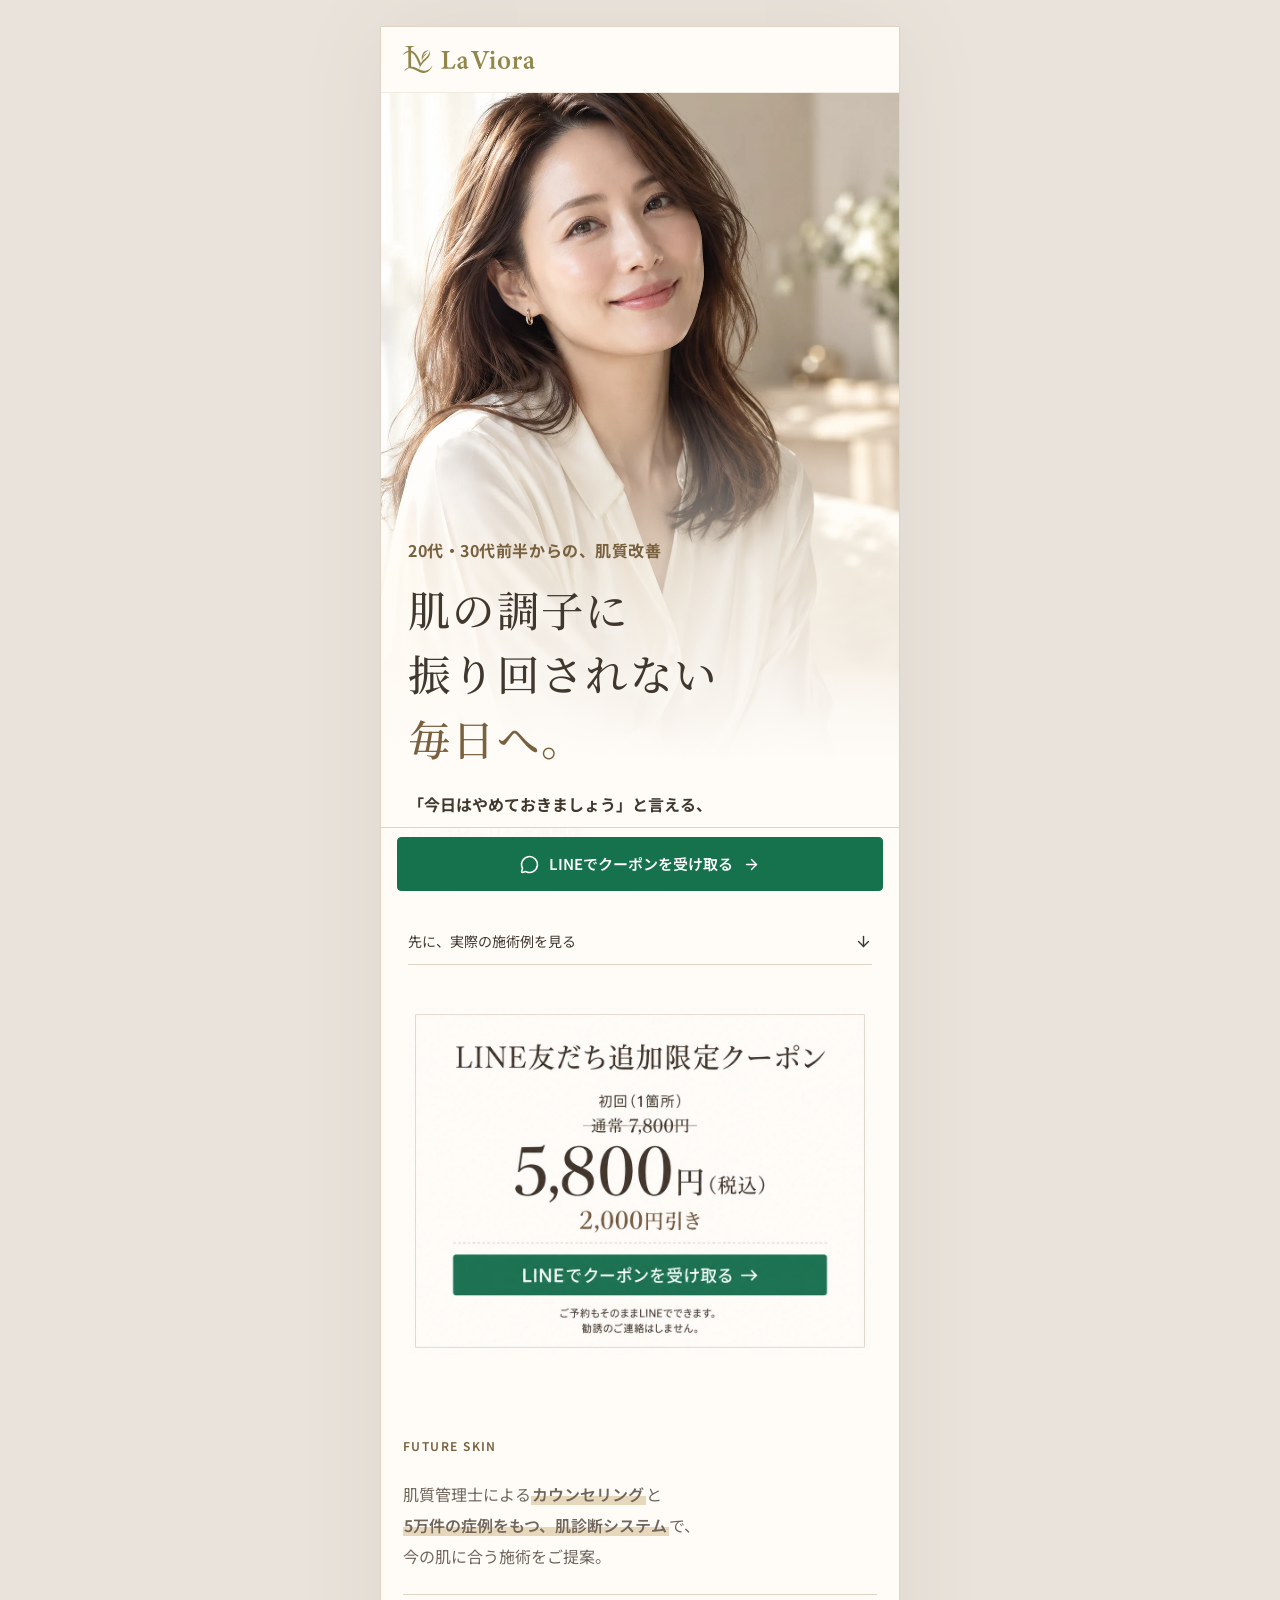
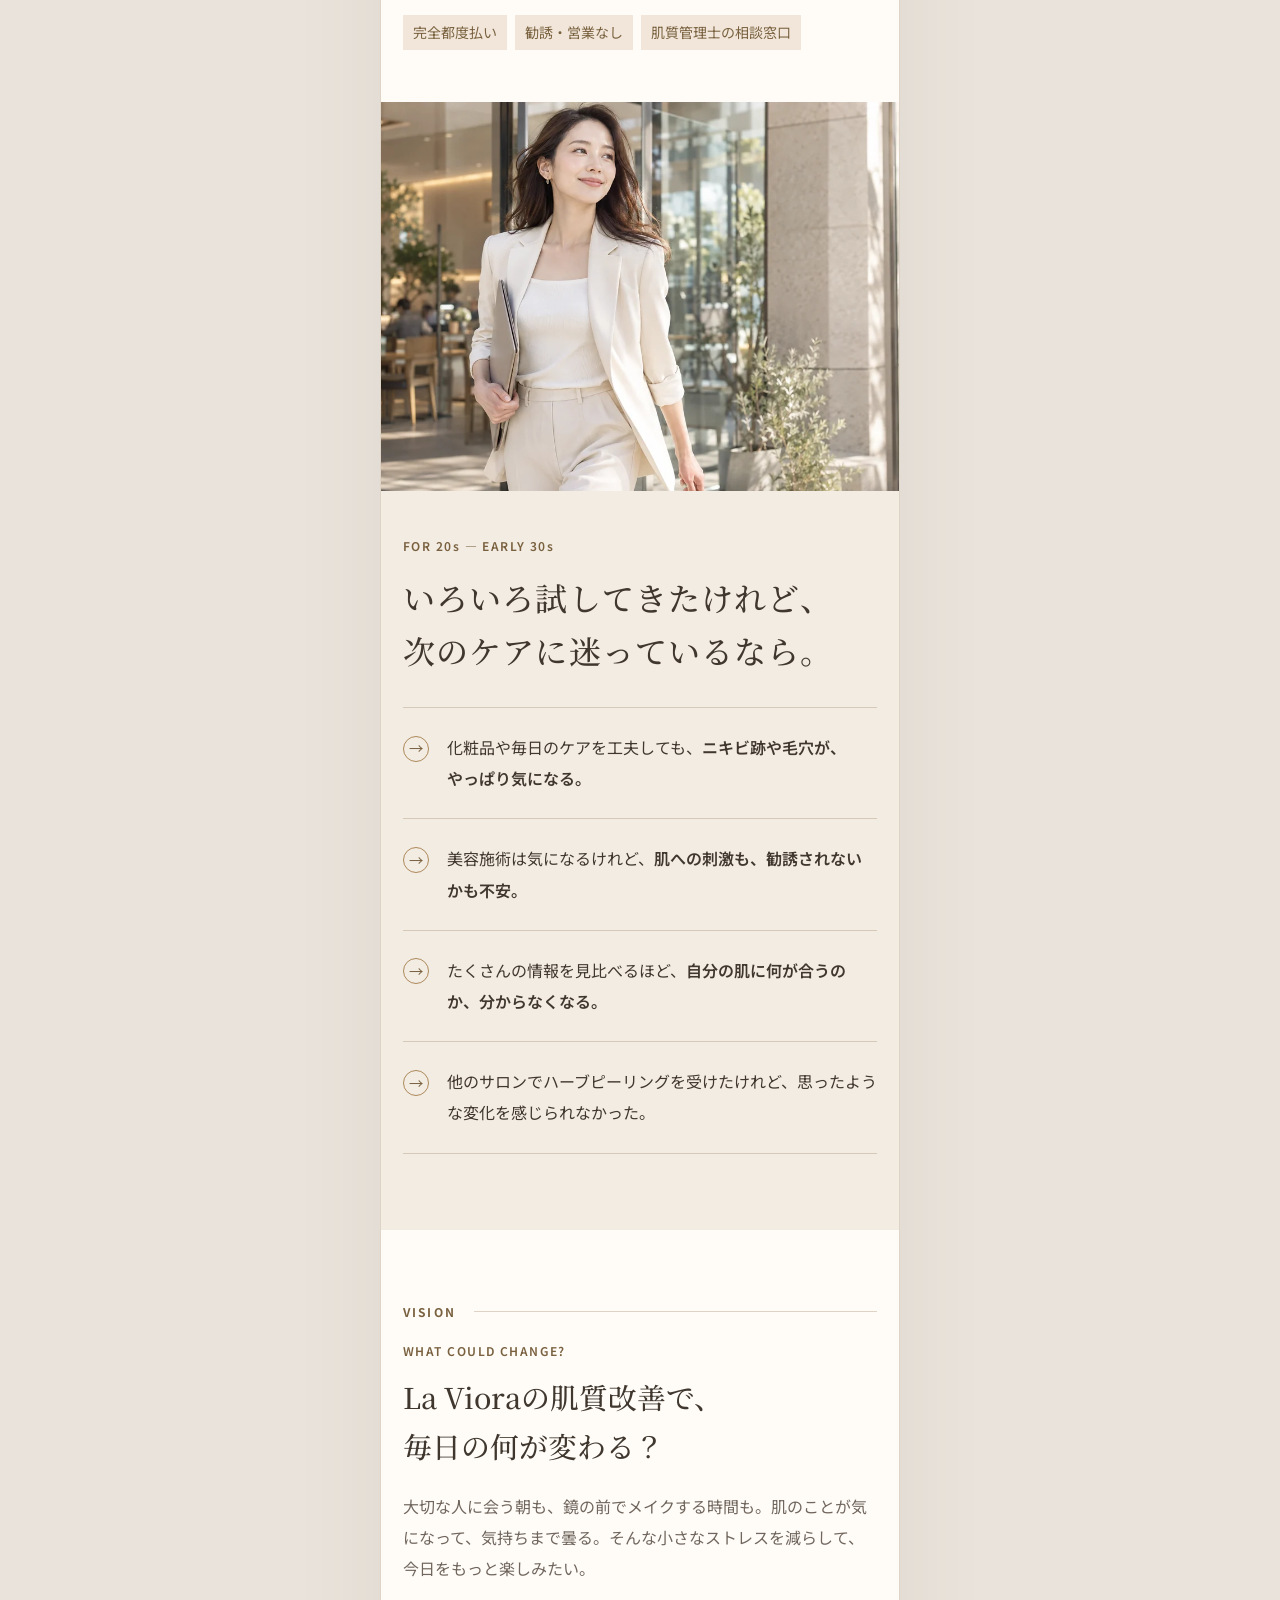
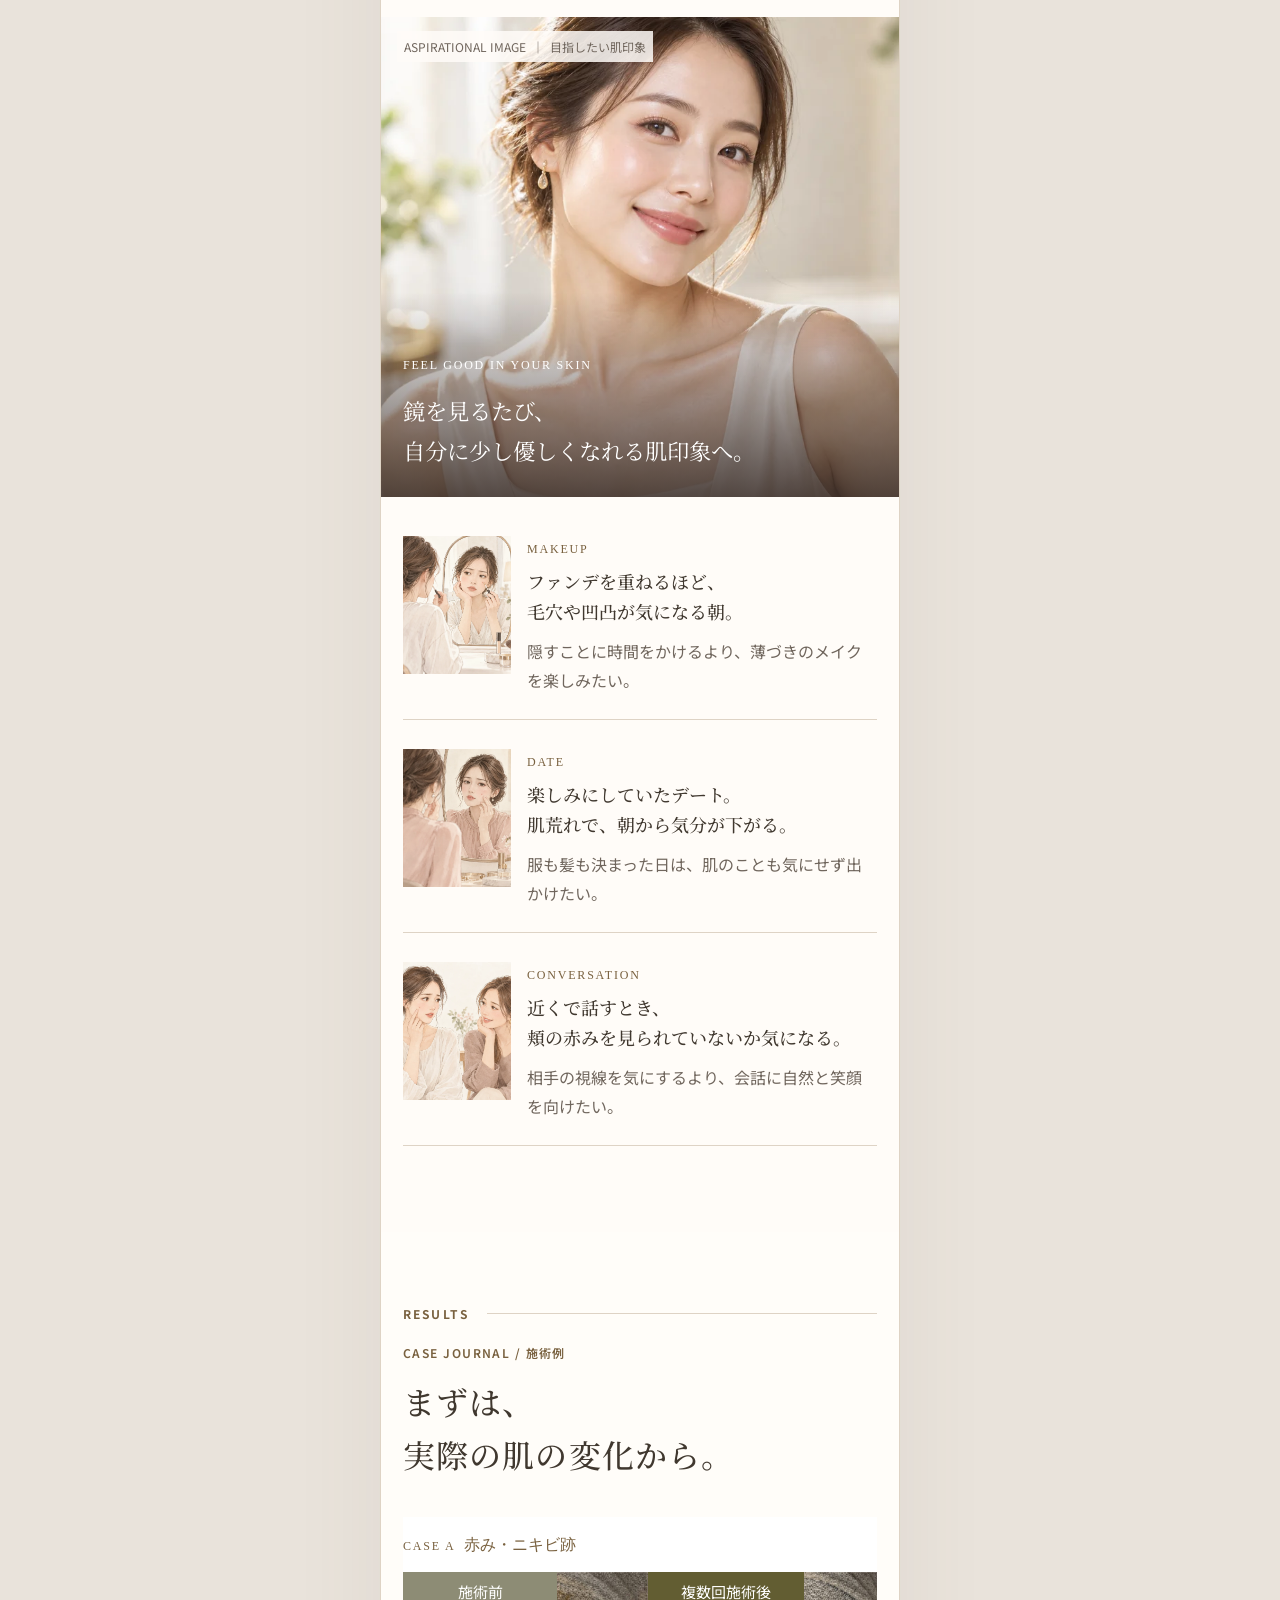
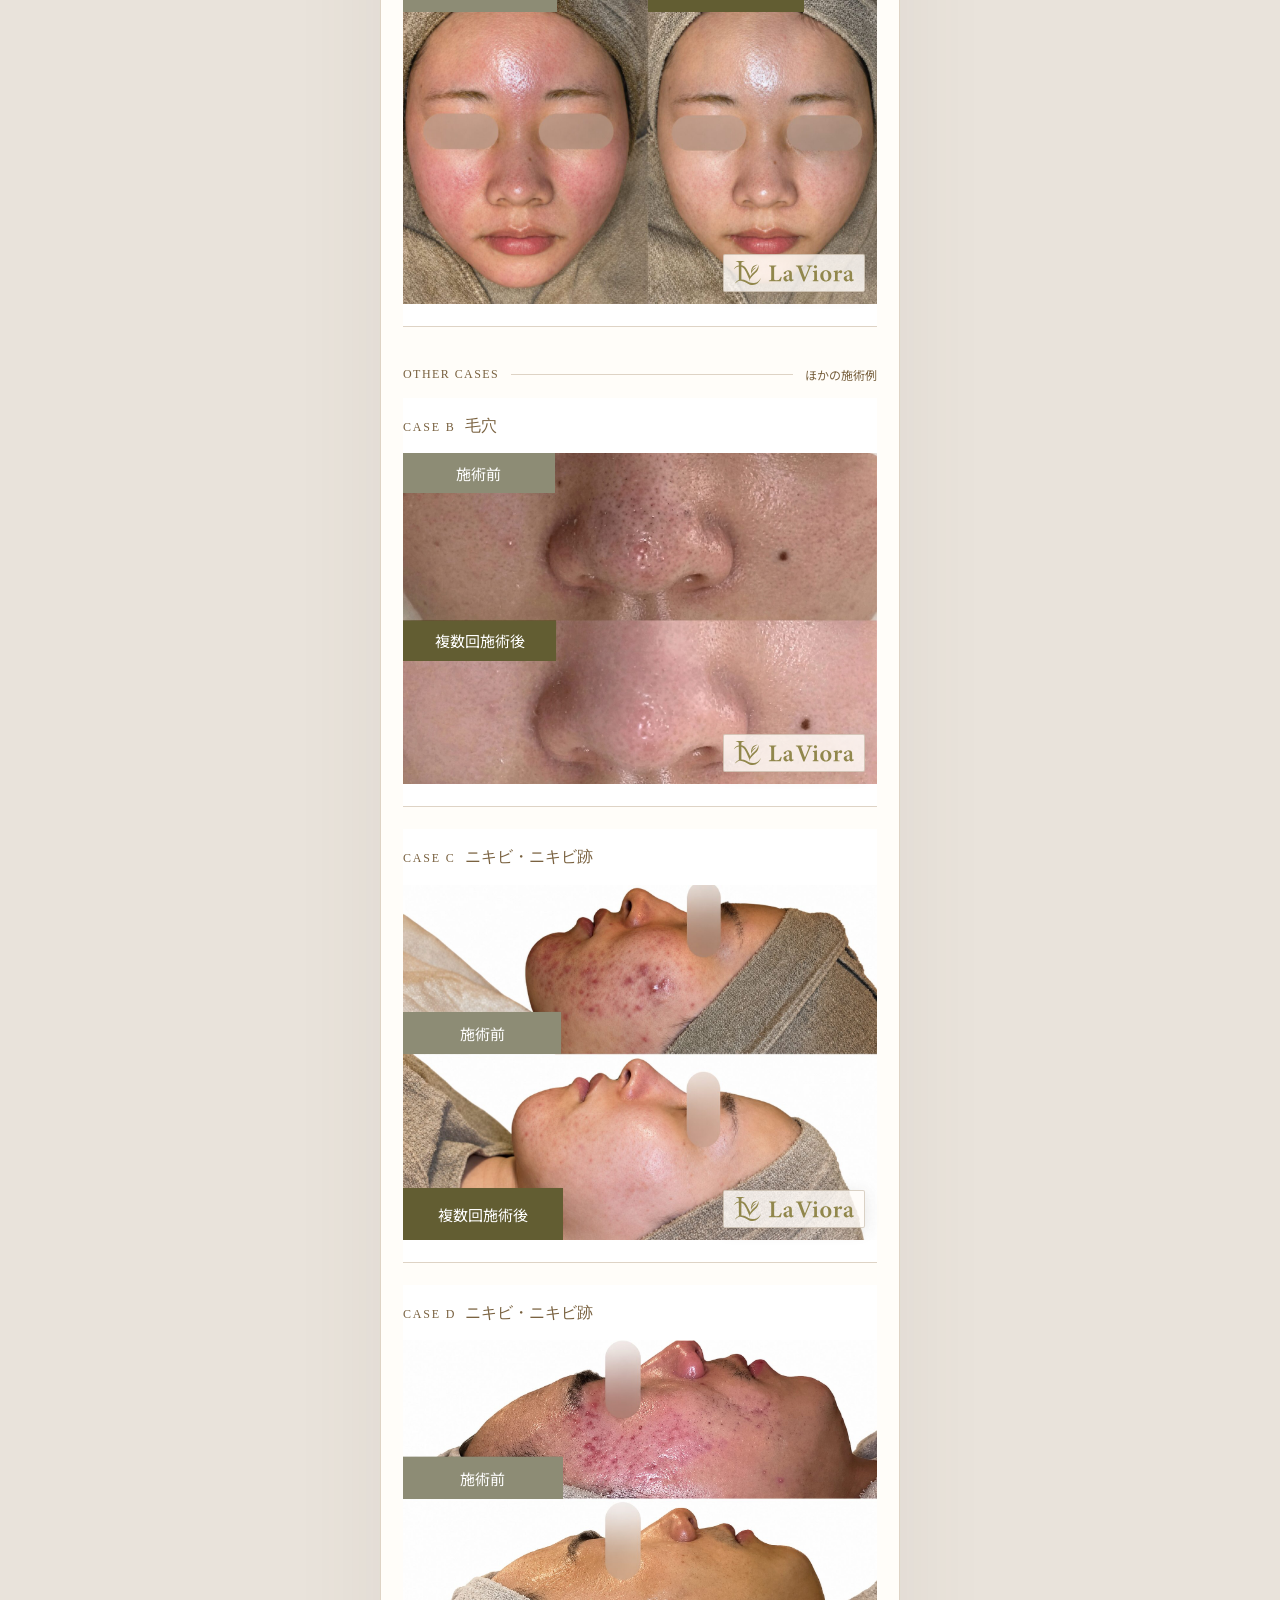
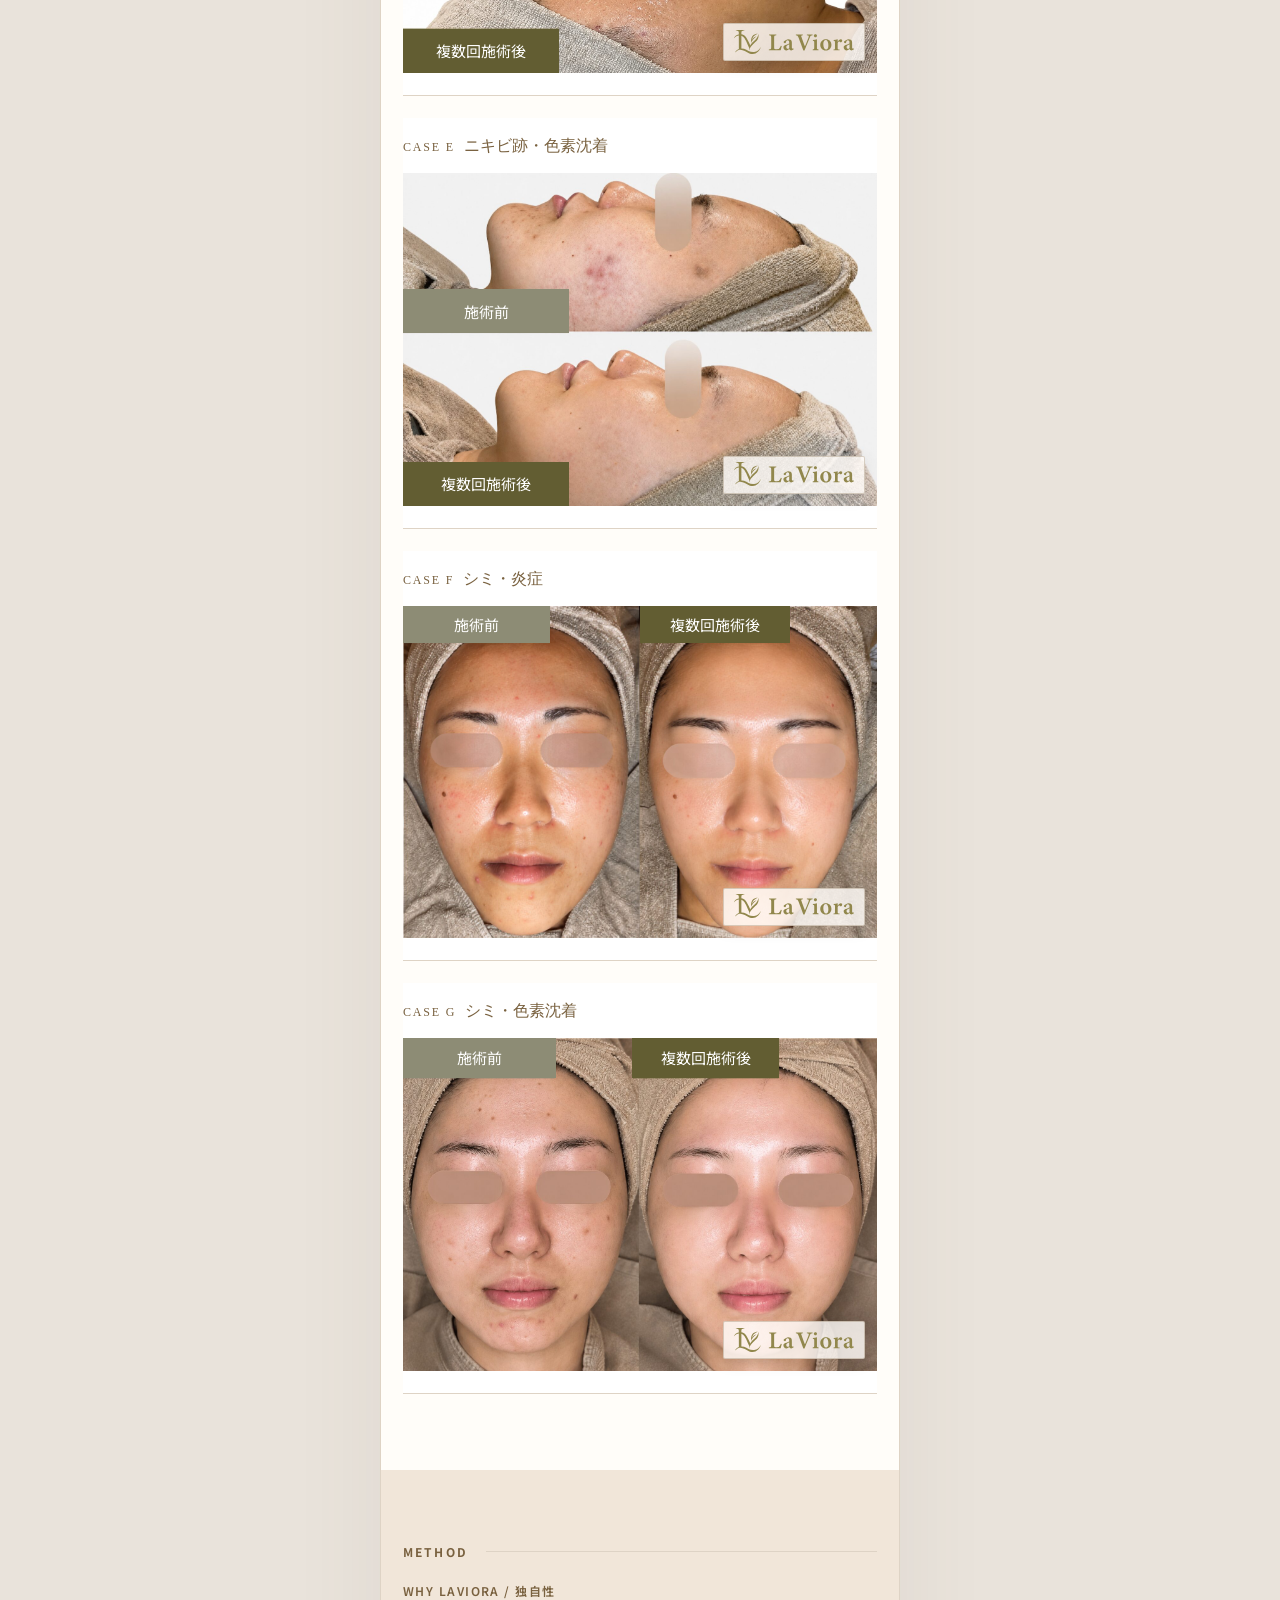
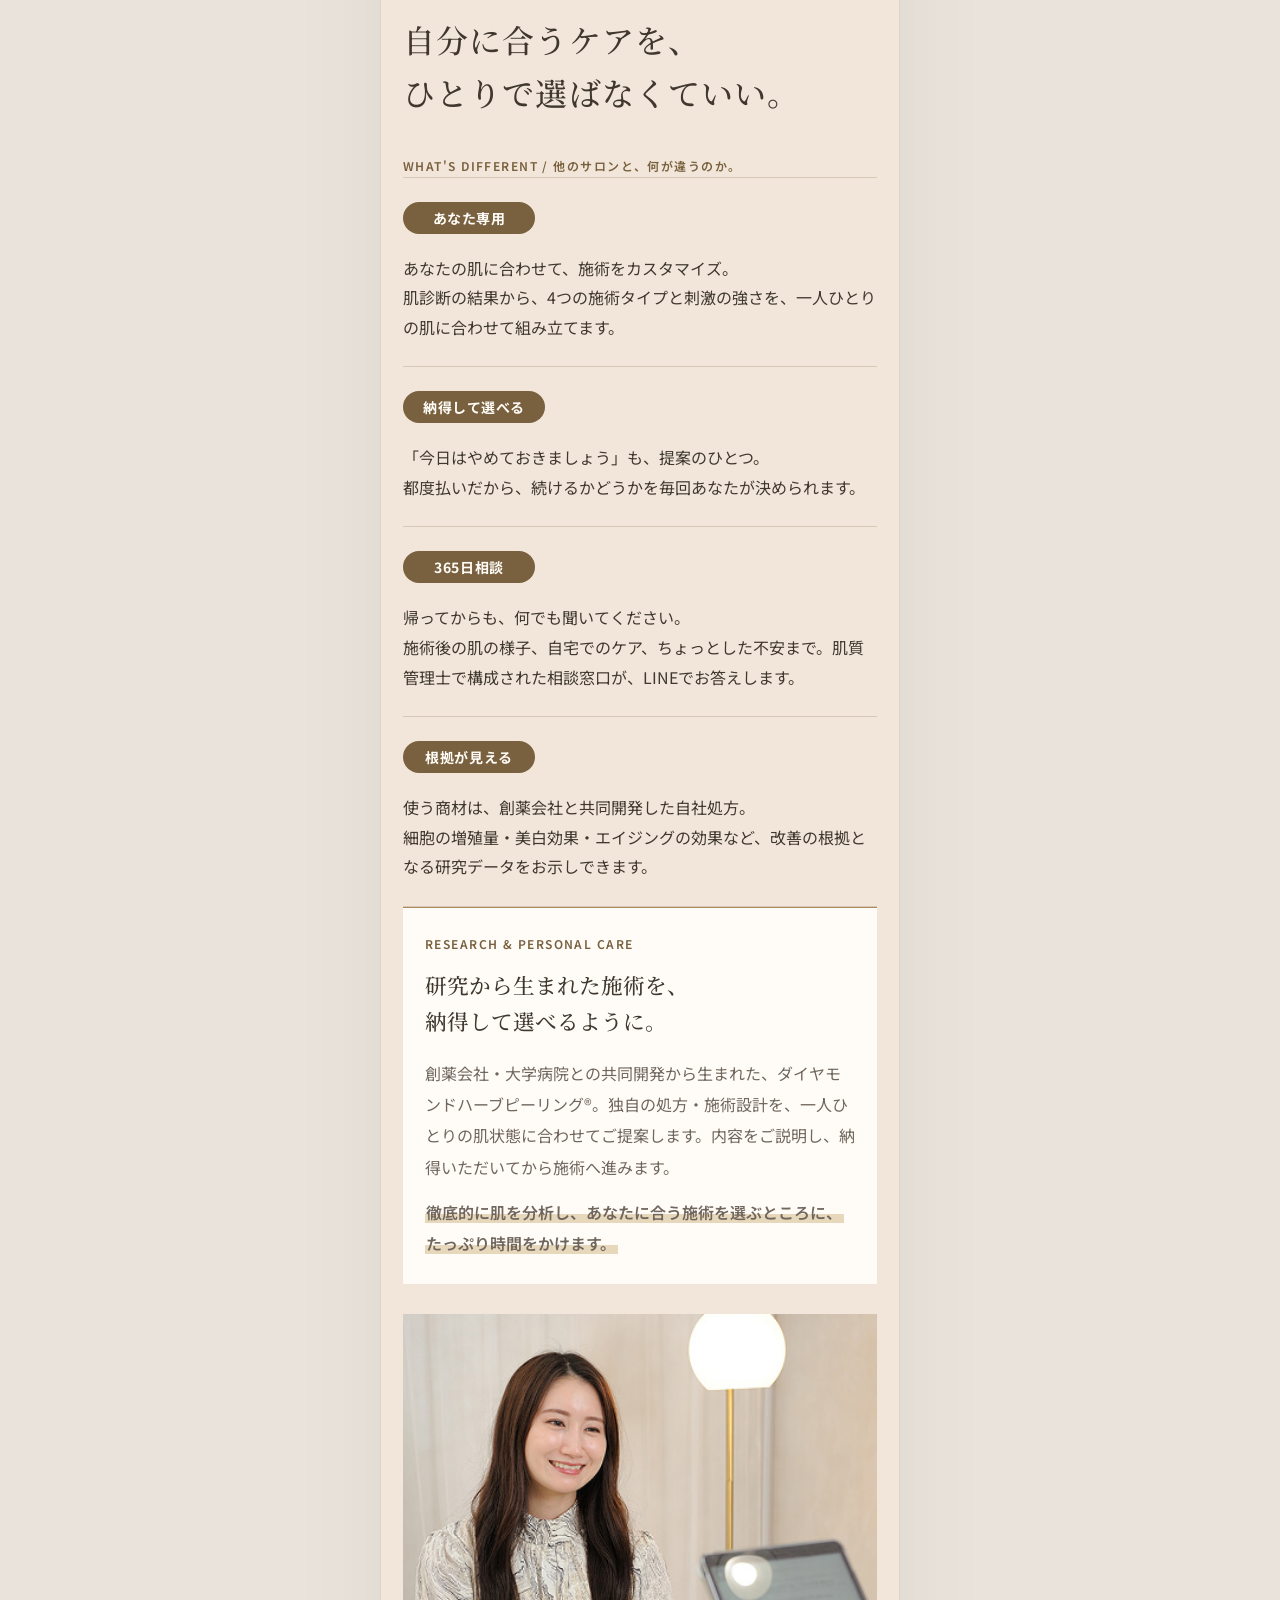
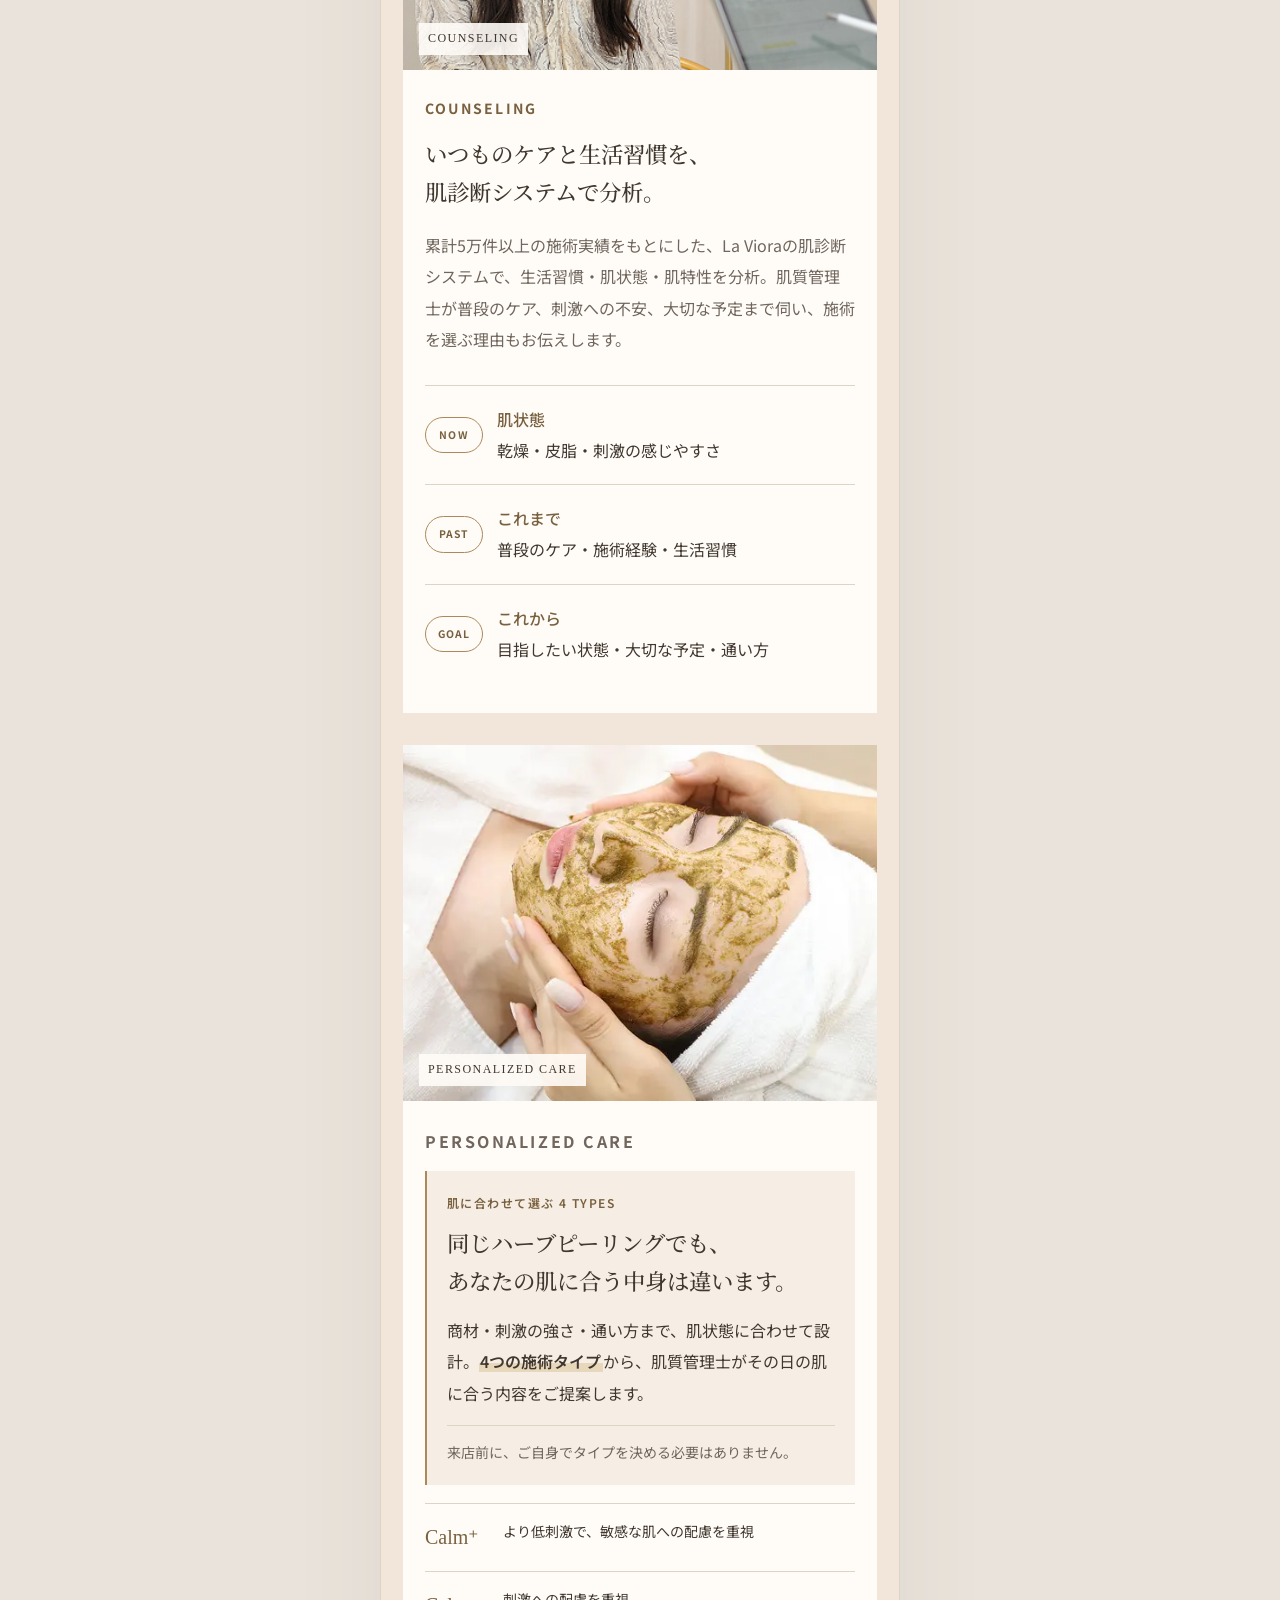
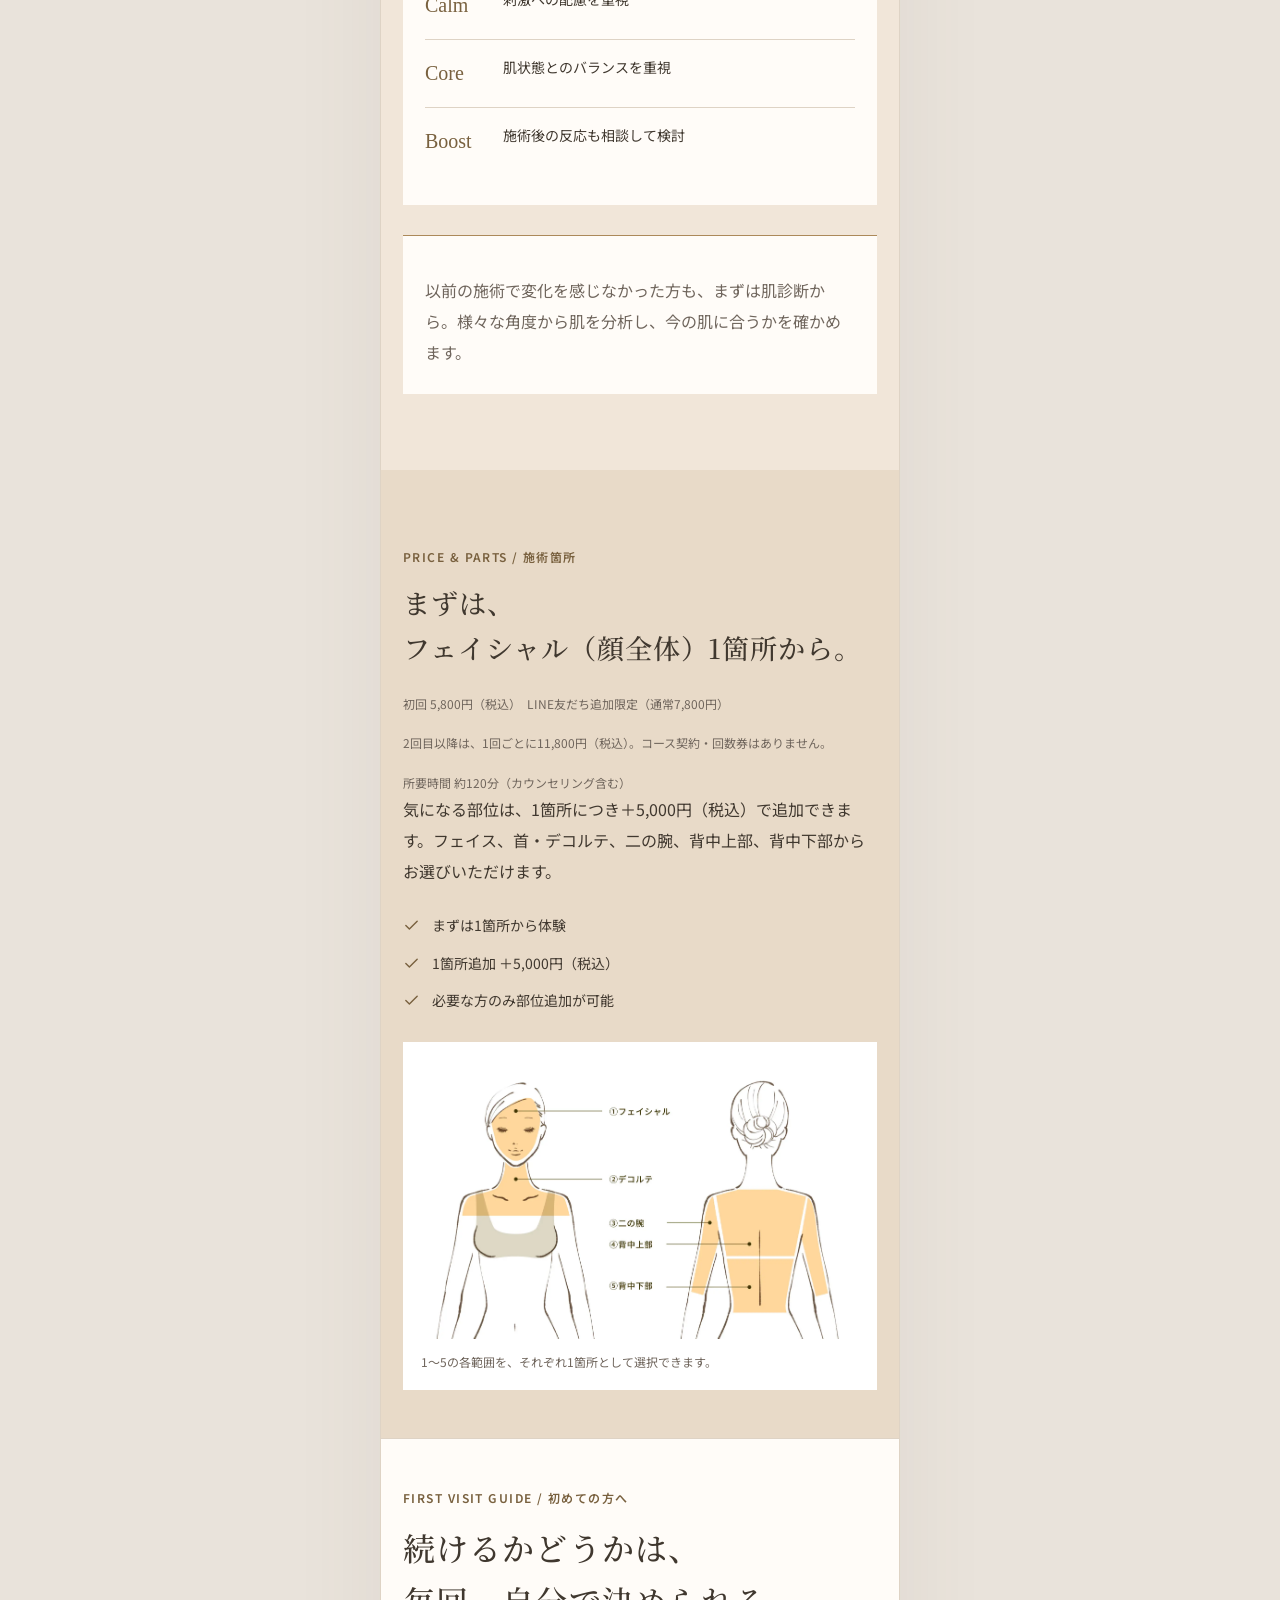
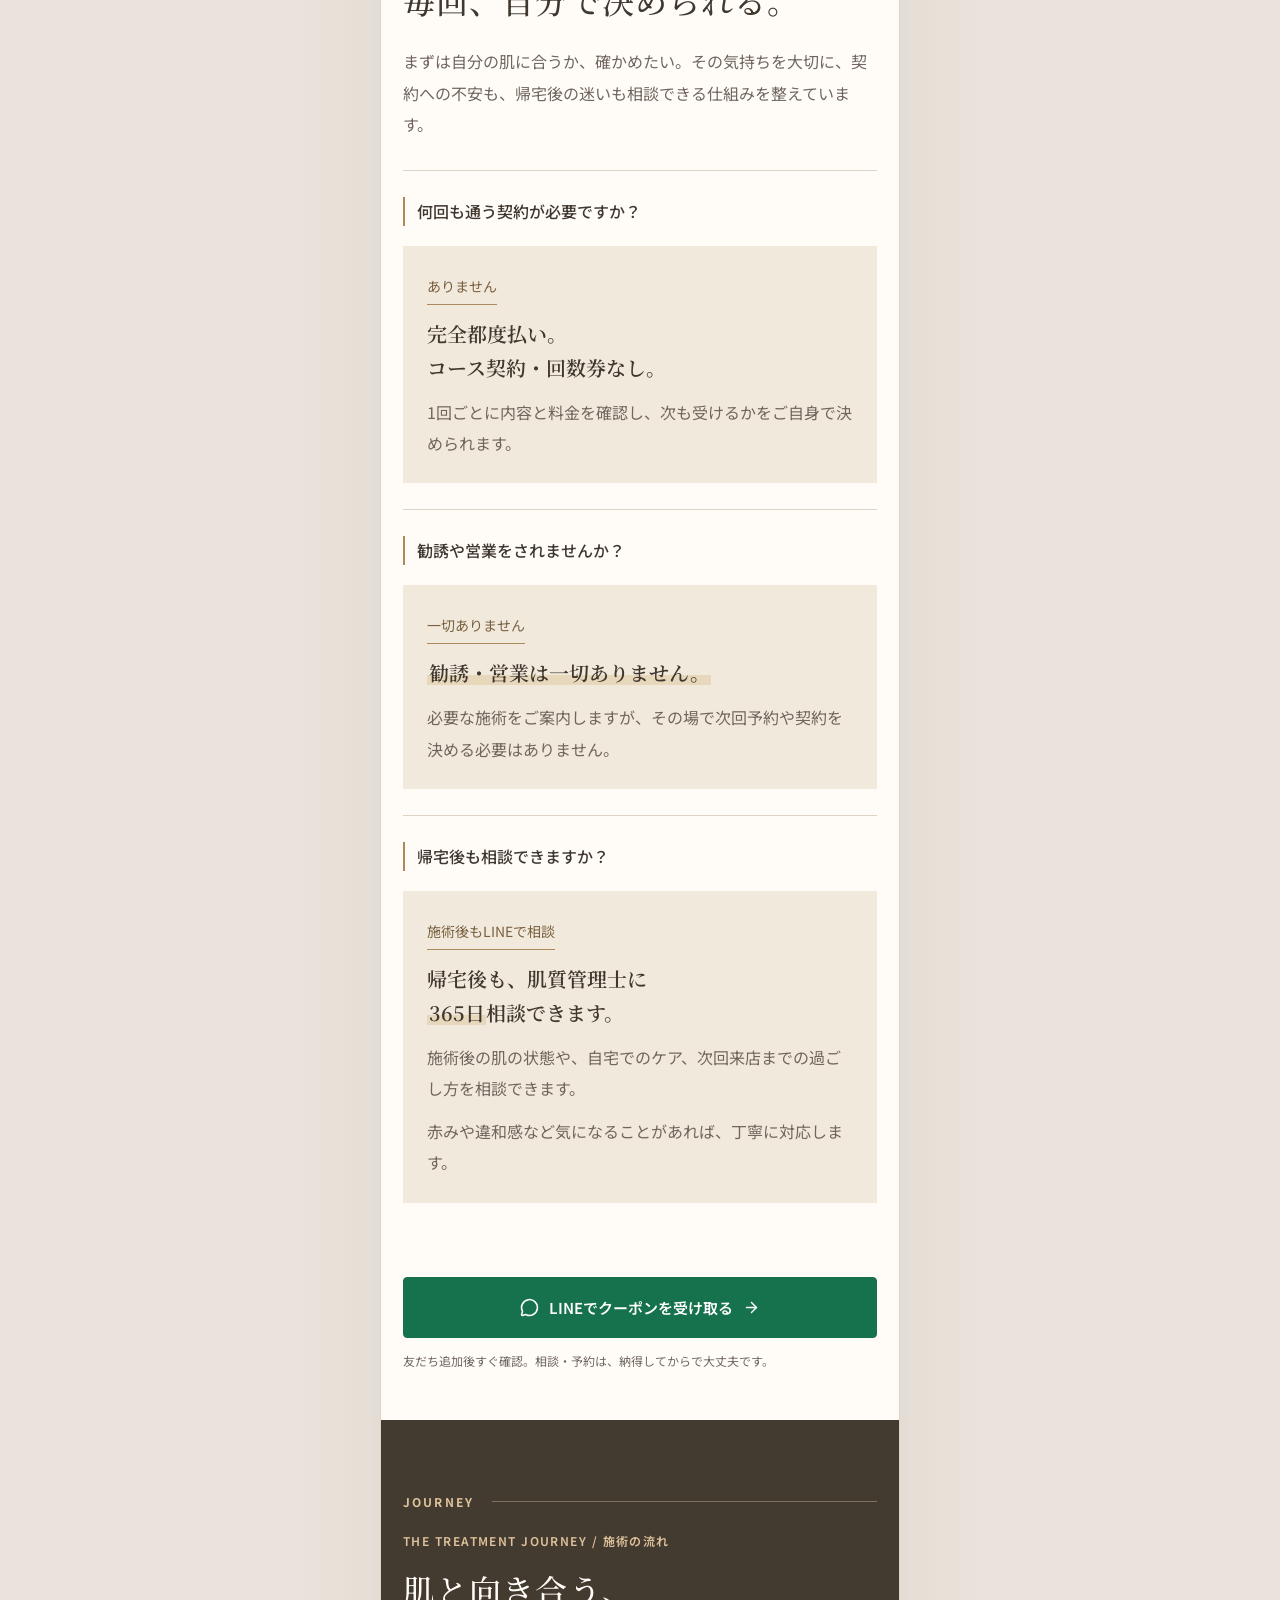
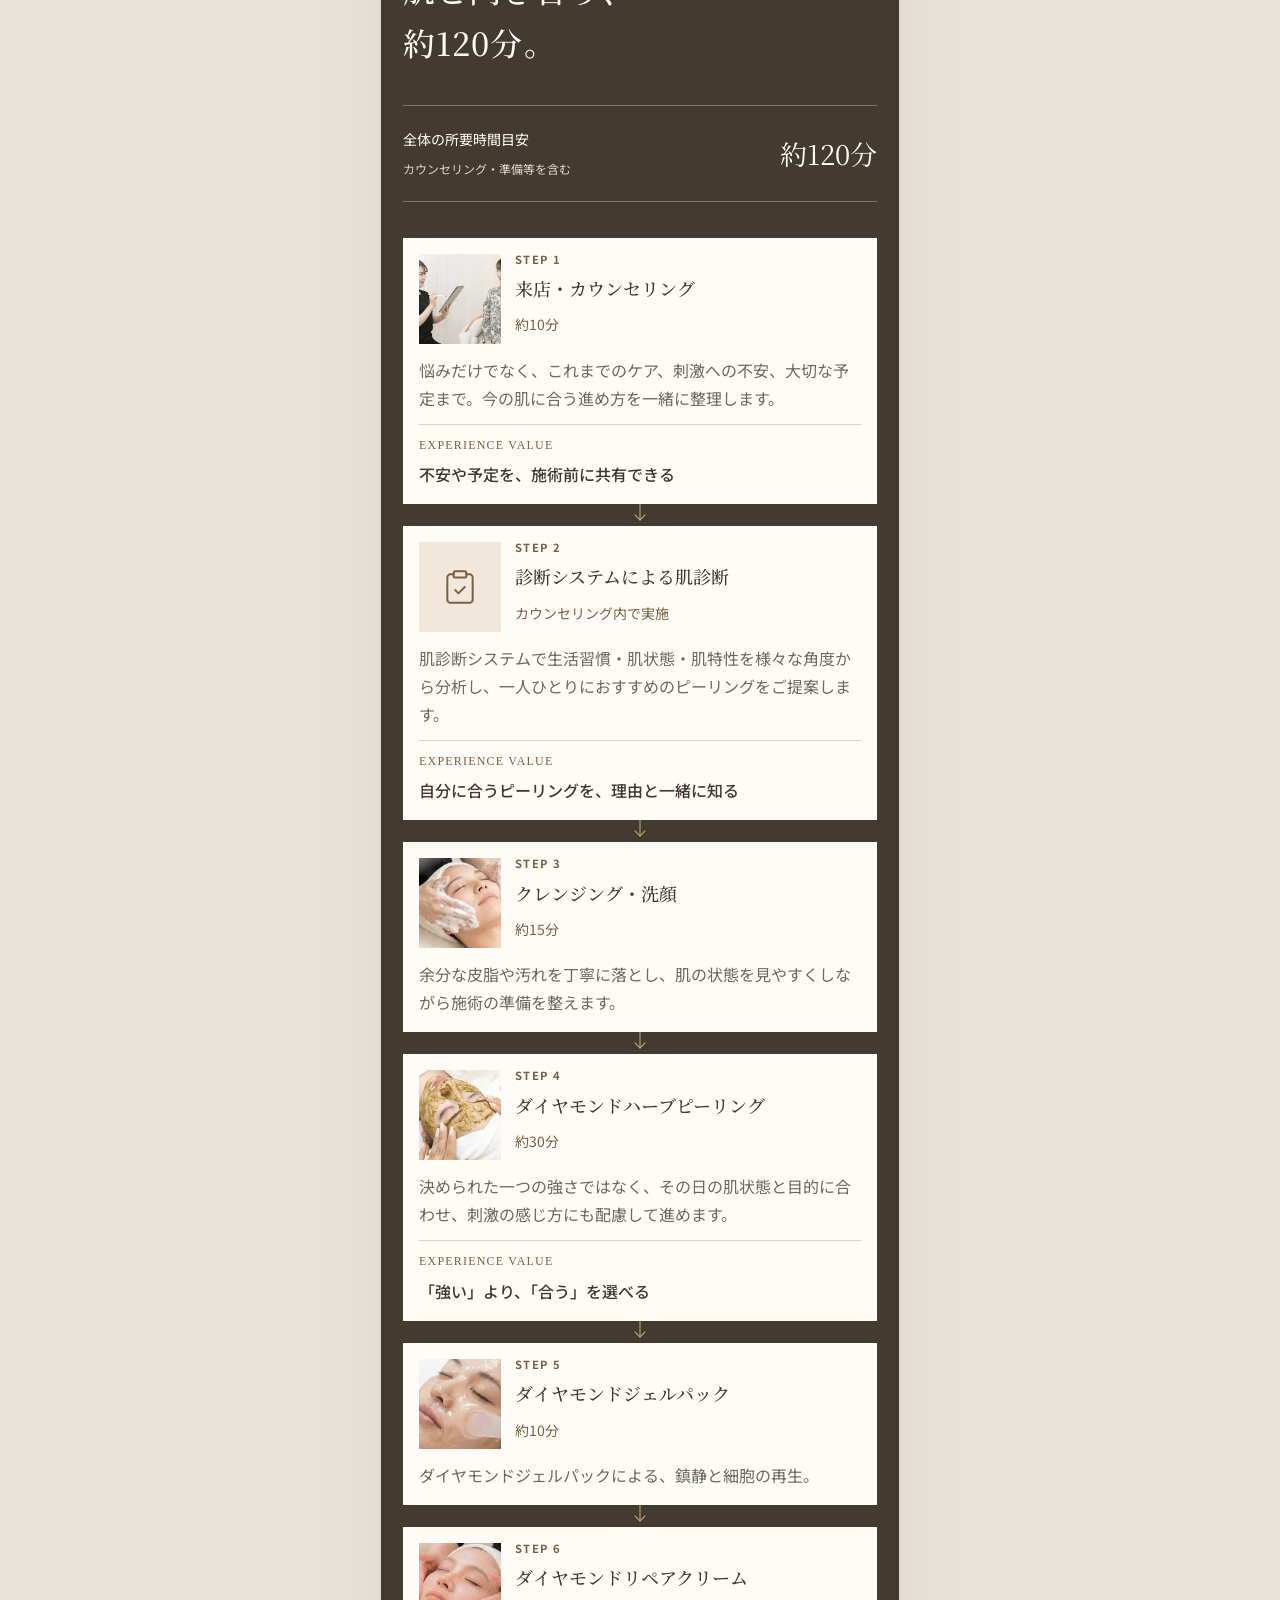
<file: LaViora_Meta広告v1/index.html>
<!doctype html> <html lang="ja"> <head> <meta charset="utf-8"/> <meta content="width=device-width,initial-scale=1" name="viewport"/> <link as="image" href="images/logo.svg" rel="preload"/> <link as="image" href="images/optimized-v35/line-coupon-editorial-v33.webp" rel="preload"/> <link as="style" href="https://fonts.googleapis.com/css2?family=Noto+Sans+JP:wght@400;500;600;700&amp;family=Noto+Serif+JP:wght@400;500;600&amp;display=swap" rel="preload"/> <title>肌の調子に振り回されない毎日へ。｜La Viora Clinical</title> <meta content="自己流のスキンケアの次に迷う、20代・30代前半の方へ。研究開発に基づくハーブピーリングを肌質管理士と選び、施術後も相談できるLa Viora Clinical。施術例、完全都度払いの料金、通い方をご紹介します。" name="description"/> <meta content="肌の調子に振り回されない毎日へ。" property="og:title"/> <meta content="20代・30代前半から考える、肌質改善の選び方。｜La Viora Clinical" property="og:description"/> <meta content="website" property="og:type"/> <meta content="images/og-card.png" property="og:image"/> <meta content="1536" property="og:image:width"/> <meta content="1024" property="og:image:height"/> <meta content="La Viora Clinical 記事LP" property="og:image:alt"/> <meta content="summary_large_image" name="twitter:card"/> <meta content="肌の調子に振り回されない毎日へ。" name="twitter:title"/> <meta content="20代・30代前半から考える、肌質改善の選び方。" name="twitter:description"/> <meta content="images/og-card.png" name="twitter:image"/> <link href="https://fonts.googleapis.com" rel="preconnect"/> <link crossorigin="anonymous" href="https://fonts.gstatic.com" rel="preconnect"/> <link as="image" fetchpriority="high" href="images/optimized-v35/v21-hero.webp" rel="preload"/> <link href="https://fonts.googleapis.com/css2?family=Noto+Sans+JP:wght@400;500;600;700&amp;family=Noto+Serif+JP:wght@400;500;600&amp;display=swap" rel="stylesheet"/> <link href="assets/site-compact.css?v=reassurance-weight-1" rel="stylesheet"/> <link href="favicon.svg" rel="icon"/> </head> <body> <a class="skip" href="#main">本文へ移動</a> <header class="header"> <a aria-label="ページの先頭へ" href="#top"><img alt="La Viora Clinical" height="35" src="images/logo.svg" width="142"/></a> </header> <main id="main"> <section class="hero" id="top"> <div class="hero-stage"> <img alt="自然なツヤ肌と落ち着いた華やかさのある大人女性のイメージ" decoding="async" fetchpriority="high" height="1536" loading="eager" src="images/optimized-v35/v21-hero.webp" width="1024"/> <div class="hero-copy"> <p class="eyebrow">20代・30代前半からの、肌質改善</p> <h1>肌の調子に<br/>振り回されない<br/><em>毎日へ。</em></h1> <p class="hero-subline"> <strong>「今日はやめておきましょう」と言える、<br/><span class="hero-claim-phrase">ハーブピーリング専門店。</span></strong> </p> <p>肌に合わないと判断した日は、施術をおすすめしません。</p> <div class="hero-actions"> <a class="article-link" href="#results">先に、実際の施術例を見る<!-- --> <svg aria-hidden="true" class="lucide lucide-arrow-down" fill="none" height="17" stroke="currentColor" stroke-linecap="round" stroke-linejoin="round" stroke-width="2" viewbox="0 0 24 24" width="17" xmlns="http://www.w3.org/2000/svg"> <path d="M12 5v14"></path> <path d="m19 12-7 7-7-7"></path></svg></a> <div class="coupon-block" data-coupon="hero"> <a aria-label="LINEでクーポンを受け取る" class="coupon-image-link" data-cta="hero" href="https://liff.line.me/2009185552-ObuWGDkG/landing?follow=%40125apoat&amp;lp=EpE2rD&amp;liff_id=2009185552-ObuWGDkG" id="hero-cta"><img alt="LINE友だち追加限定クーポン。初回1箇所、通常7,800円から2,000円引きで5,800円（税込）。LINEでクーポンを受け取る。ご予約もそのままLINEでできます。勧誘のご連絡はしません。" decoding="async" height="1086" loading="eager" src="images/optimized-v35/line-coupon-editorial-v33.webp" width="1448"/></a> </div> </div> </div> </div> </section> <section aria-labelledby="ad-bridge-title" class="ad-bridge" id="ad-bridge"> <div class="ad-bridge-inner"> <p class="eyebrow">FUTURE SKIN</p> <div> <p id="ad-bridge-title"> <span class="bridge-line">肌質管理士による<mark class="copy-highlight">カウンセリング</mark>と</span> <span class="bridge-line"><mark class="copy-highlight">5万件の症例をもつ、肌診断システム</mark>で、</span> <span class="bridge-line">今の肌に合う施術をご提案。</span> </p> <ul aria-label="La Vioraの通い方" class="intro-promises"> <li>完全都度払い</li> <li>勧誘・営業なし</li> <li>肌質管理士の相談窓口</li> </ul> </div> </div> </section> <section class="section for-you" id="for-you"> <figure class="chapter-photo lifestyle-photo"> <img alt="仕事もおしゃれも自分らしく楽しむ、ツヤ肌の大人女性のイメージ" decoding="async" height="1024" loading="lazy" src="images/optimized-v35/v21-lifestyle.webp" width="1536"/> </figure> <div class="wrap"> <p class="eyebrow">FOR 20s — EARLY 30s</p> <h2>いろいろ試してきたけれど、<br/>次のケアに迷っているなら。</h2> <ul class="target-list target-list--arrows"> <li> <span aria-hidden="true">→</span> <p> 化粧品や毎日のケアを工夫しても、<b>ニキビ跡や毛穴が、やっぱり気になる。</b> </p> </li> <li> <span aria-hidden="true">→</span> <p> 美容施術は気になるけれど、<b>肌への刺激も、勧誘されないかも不安。</b> </p> </li> <li> <span aria-hidden="true">→</span> <p> たくさんの情報を見比べるほど、<b>自分の肌に何が合うのか、分からなくなる。</b> </p> </li> <li> <span aria-hidden="true">→</span> <p> 他のサロンでハーブピーリングを受けたけれど、思ったような変化を感じられなかった。 </p> </li> </ul> </div> </section> <section class="section aspirational" id="aspirational"> <div class="future wrap wrap--wide" id="future"> <div aria-hidden="true" class="section-index section-label"> <span>VISION</span><i></i> </div> <div class="future-heading"> <div> <p class="eyebrow">WHAT COULD CHANGE?</p> <h3>La Vioraの肌質改善で、<br/>毎日の何が変わる？</h3> </div> <p> 大切な人に会う朝も、鏡の前でメイクする時間も。肌のことが気になって、気持ちまで曇る。そんな小さなストレスを減らして、今日をもっと楽しみたい。 </p> </div> <div class="future-editorial"> <figure class="future-photo"> <img alt="輝くような肌印象と笑顔、鎖骨が見える装いの20代女性のイメージ" decoding="async" height="1024" loading="lazy" src="images/optimized-v35/future-skin-aspiration-v4.webp" width="1536"/> <figcaption>ASPIRATIONAL IMAGE  ｜  目指したい肌印象</figcaption> <div class="future-photo-message"> <small>FEEL GOOD IN YOUR SKIN</small><b><span>鏡を見るたび、</span><span class="future-message-main">自分に少し優しくなれる肌印象へ。</span></b> </div> </figure> <div class="future-values"> <article> <img alt="鏡の前で気になる肌をコンシーラーで隠そうとする女性のイラスト" height="1254" loading="lazy" src="images/optimized-v35/v21-concern-makeup.webp" width="1254"/> <div> <small>MAKEUP</small><b>ファンデを重ねるほど、<br/>毛穴や凹凸が気になる朝。</b> <p> 隠すことに時間をかけるより、薄づきのメイクを楽しみたい。 </p> </div> </article> <article> <img alt="デートの支度中に頬の肌荒れが気になる女性のイラスト" height="1254" loading="lazy" src="images/optimized-v35/v21-concern-date.webp" width="1254"/> <div> <small>DATE</small><b>楽しみにしていたデート。<br/>肌荒れで、朝から気分が下がる。</b> <p>服も髪も決まった日は、肌のことも気にせず出かけたい。</p> </div> </article> <article> <img alt="近い距離で会話するときに頬が気になる女性のイラスト" height="1254" loading="lazy" src="images/optimized-v35/v21-concern-conversation.webp" width="1254"/> <div> <small>CONVERSATION</small><b>近くで話すとき、<br/>頬の赤みを見られていないか気になる。</b> <p>相手の視線を気にするより、会話に自然と笑顔を向けたい。</p> </div> </article> </div> </div> </div> </section> <section class="results section" id="results"> <div class="wrap wrap--wide"> <header class="section-heading"> <div aria-hidden="true" class="section-index section-label"> <span>RESULTS</span><i></i> </div> <div> <p class="eyebrow">CASE JOURNAL / 施術例</p> <h2>まずは、<br/>実際の肌の変化から。</h2> </div> </header> <div class="featured-case-row"> <figure class="case case--featured" data-case="1"> <div class="case-kicker"> <span>CASE <!-- -->A</span><b>赤み・ニキビ跡</b> </div> <div class="case-media side"> <img alt="施術前（左）と複数回施術後（右）の肌状態の一例" decoding="async" height="1120" loading="lazy" src="images/case-v5-01.jpg" width="1600"/><span class="case-photo-label" style="left: 0%; top: 0%; width: 32.5%; height: 12.1%">施術前</span><span class="case-photo-label is-after" style="left: 51.6%; top: 0%; width: 32.9%; height: 12.1%">複数回施術後</span> </div> </figure> </div> <div class="case-divider"> <span>OTHER CASES</span><i></i><small>ほかの施術例</small> </div> <div class="case-grid"> <figure class="case" data-case="2"> <div class="case-kicker"> <span>CASE <!-- -->B</span><b>毛穴</b> </div> <div class="case-media stacked"> <img alt="施術前（上）と複数回施術後（下）の肌状態の一例" decoding="async" height="1118" loading="lazy" src="images/case-v41-pores.jpg" width="1600"/><span class="case-photo-label" style="left: 0%; top: 0%; width: 32%; height: 12%">施術前</span><span class="case-photo-label is-after" style="left: 0%; top: 50.55%; width: 32.3%; height: 12.1%">複数回施術後</span> </div> </figure> <figure class="case" data-case="3"> <div class="case-kicker"> <span>CASE <!-- -->C</span><b>ニキビ・ニキビ跡</b> </div> <div class="case-media stacked"> <img alt="施術前（上）と複数回施術後（下）の肌状態の一例" decoding="async" height="1086" loading="lazy" src="images/case-v5-02.jpg" width="1448"/><span class="case-photo-label" style="left: 0%; top: 35.8%; width: 33.4%; height: 11.9%">施術前</span><span class="case-photo-label is-after" style="left: 0%; top: 85.4%; width: 33.8%; height: 14.6%">複数回施術後</span> </div> </figure> <figure class="case" data-case="4"> <div class="case-kicker"> <span>CASE <!-- -->D</span><b>ニキビ・ニキビ跡</b> </div> <div class="case-media stacked"> <img alt="施術前（上）と複数回施術後（下）の肌状態の一例" decoding="async" height="1051" loading="lazy" src="images/case-v5-03.jpg" width="1497"/><span class="case-photo-label" style="left: 0%; top: 35.1%; width: 33.7%; height: 12.7%">施術前</span><span class="case-photo-label is-after" style="left: 0%; top: 86.6%; width: 32.9%; height: 13.4%">複数回施術後</span> </div> </figure> <figure class="case" data-case="5"> <div class="case-kicker"> <span>CASE <!-- -->E</span><b>ニキビ跡・色素沈着</b> </div> <div class="case-media stacked"> <img alt="施術前（上）と複数回施術後（下）の肌状態の一例" decoding="async" height="1050" loading="lazy" src="images/case-v5-04.jpg" width="1498"/><span class="case-photo-label" style="left: 0%; top: 34.9%; width: 35.1%; height: 13.2%">施術前</span><span class="case-photo-label is-after" style="left: 0%; top: 87%; width: 35.1%; height: 13%">複数回施術後</span> </div> </figure> <figure class="case" data-case="6"> <div class="case-kicker"> <span>CASE <!-- -->F</span><b>シミ・炎症</b> </div> <div class="case-media side"> <img alt="施術前（左）と複数回施術後（右）の肌状態の一例" decoding="async" height="1120" loading="lazy" src="images/case-v5-05.jpg" width="1600"/><span class="case-photo-label" style="left: 0%; top: 0%; width: 31.1%; height: 11.2%">施術前</span><span class="case-photo-label is-after" style="left: 50.1%; top: 0%; width: 31.5%; height: 11.2%">複数回施術後</span> </div> </figure> <figure class="case" data-case="7"> <div class="case-kicker"> <span>CASE <!-- -->G</span><b>シミ・色素沈着</b> </div> <div class="case-media side"> <img alt="施術前（左）と複数回施術後（右）の肌状態の一例" decoding="async" height="1051" loading="lazy" src="images/case-v5-06.jpg" width="1496"/><span class="case-photo-label" style="left: 0%; top: 0%; width: 32.2%; height: 12.1%">施術前</span><span class="case-photo-label is-after" style="left: 48.4%; top: 0%; width: 30.9%; height: 12.1%">複数回施術後</span> </div> </figure> </div> </div> </section> <section class="section solution" id="solution"> <div class="wrap wrap--wide"> <header class="section-heading"> <div aria-hidden="true" class="section-index section-label"> <span>METHOD</span><i></i> </div> <div> <p class="eyebrow">WHY LAVIORA / 独自性</p> <h2>自分に合うケアを、<br/>ひとりで選ばなくていい。</h2> </div> </header> <p class="eyebrow">WHAT'S DIFFERENT / 他のサロンと、何が違うのか。</p> <ul class="target-list target-list--features" id="differences"> <li> <span>あなた専用</span> <p> <b>あなたの肌に合わせて、施術をカスタマイズ。</b><br style="display: initial"/>肌診断の結果から、4つの施術タイプと刺激の強さを、一人ひとりの肌に合わせて組み立てます。 </p> </li> <li> <span>納得して選べる</span> <p> <b>「今日はやめておきましょう」も、提案のひとつ。</b><br style="display: initial"/>都度払いだから、続けるかどうかを毎回あなたが決められます。 </p> </li> <li> <span>365日相談</span> <p> <b>帰ってからも、何でも聞いてください。</b><br style="display: initial"/>施術後の肌の様子、自宅でのケア、ちょっとした不安まで。肌質管理士で構成された相談窓口が、LINEでお答えします。 </p> </li> <li> <span>根拠が見える</span> <p> <b>使う商材は、創薬会社と共同開発した自社処方。</b><br style="display: initial"/>細胞の増殖量・美白効果・エイジングの効果など、改善の根拠となる研究データをお示しできます。 </p> </li> </ul> <div class="skin-start"> <p class="eyebrow">RESEARCH &amp; PERSONAL CARE</p> <h3>研究から生まれた施術を、<br/>納得して選べるように。</h3> <p> 創薬会社・大学病院との共同開発から生まれた、ダイヤモンドハーブピーリング®。独自の処方・施術設計を、一人ひとりの肌状態に合わせてご提案します。内容をご説明し、納得いただいてから施術へ進みます。 </p> <p> <mark class="copy-highlight">徹底的に肌を分析し、あなたに合う施術を選ぶところに、たっぷり時間をかけます。</mark> </p> </div> <div class="reason-grid"> <article class="reason-card"> <figure> <img alt="肌状態についてカウンセリングを受ける様子" decoding="async" height="300" loading="lazy" src="images/consultation-real.jpg" width="480"/> <figcaption>COUNSELING</figcaption> </figure> <div> <p class="reason-number">COUNSELING</p> <h3>いつものケアと生活習慣を、<br/>肌診断システムで分析。</h3> <p> 累計5万件以上の施術実績をもとにした、La Vioraの肌診断システムで、生活習慣・肌状態・肌特性を分析。肌質管理士が普段のケア、刺激への不安、大切な予定まで伺い、施術を選ぶ理由もお伝えします。 </p> <ul class="concerns"> <li> <span>NOW</span> <p><b>肌状態</b><br/>乾燥・皮脂・刺激の感じやすさ</p> </li> <li> <span>PAST</span> <p><b>これまで</b><br/>普段のケア・施術経験・生活習慣</p> </li> <li> <span>GOAL</span> <p> <b>これから</b><br/>目指したい状態・大切な予定・通い方 </p> </li> </ul> </div> </article> <article class="reason-card"> <figure> <img alt="ダイヤモンドハーブピーリングの施術風景" decoding="async" height="394" loading="lazy" src="images/03_treatment_herb.webp" width="610"/> <figcaption>PERSONALIZED CARE</figcaption> </figure> <div id="care-types"> <p class="reason-number">PERSONALIZED CARE</p> <div class="care-choice-intro"> <p class="care-choice-kicker">肌に合わせて選ぶ 4 TYPES</p> <h3> 同じハーブピーリングでも、<br/>あなたの肌に合う中身は違います。 </h3> <p class="care-choice-lead"> 商材・刺激の強さ・通い方まで、肌状態に合わせて設計。<mark class="copy-highlight">4つの施術タイプ</mark>から、肌質管理士がその日の肌に合う内容をご提案します。 </p> <p class="care-choice-note"> 来店前に、ご自身でタイプを決める必要はありません。 </p> </div> <dl class="types"> <div> <dt>Calm⁺</dt> <dd>より低刺激で、敏感な肌への配慮を重視</dd> </div> <div> <dt>Calm</dt> <dd>刺激への配慮を重視</dd> </div> <div> <dt>Core</dt> <dd>肌状態とのバランスを重視</dd> </div> <div> <dt>Boost</dt> <dd>施術後の反応も相談して検討</dd> </div> </dl> </div> </article> </div> <div class="skin-start experienced-care"> <p> 以前の施術で変化を感じなかった方も、まずは肌診断から。様々な角度から肌を分析し、今の肌に合うかを確かめます。 </p> </div> </div> </section> <section class="section decision" id="price"> <div class="wrap wrap--wide"> <div class="price-overview"> <div class="decision-copy"> <p class="eyebrow">PRICE &amp; PARTS / 施術箇所</p> <h2> まずは、<br/>フェイシャル（顔全体）<span class="keep-short">1箇所から。</span> </h2> <div> <p class="note"> 初回 5,800円（税込）　LINE友だち追加限定（通常7,800円） </p> <p class="note"> 2回目以降は、1回ごとに11,800円（税込）。コース契約・回数券はありません。 </p> <p class="note">所要時間 約120分（カウンセリング含む）</p> </div> <p> 気になる部位は、1箇所につき＋5,000円（税込）で追加できます。フェイス、首・デコルテ、二の腕、背中上部、背中下部からお選びいただけます。 </p> <ul> <li> <svg aria-hidden="true" class="lucide lucide-check" fill="none" height="17" stroke="currentColor" stroke-linecap="round" stroke-linejoin="round" stroke-width="2" viewbox="0 0 24 24" width="17" xmlns="http://www.w3.org/2000/svg"> <path d="M20 6 9 17l-5-5"></path></svg>まずは1箇所から体験 </li> <li> <svg aria-hidden="true" class="lucide lucide-check" fill="none" height="17" stroke="currentColor" stroke-linecap="round" stroke-linejoin="round" stroke-width="2" viewbox="0 0 24 24" width="17" xmlns="http://www.w3.org/2000/svg"> <path d="M20 6 9 17l-5-5"></path></svg>1箇所追加 ＋5,000円（税込） </li> <li> <svg aria-hidden="true" class="lucide lucide-check" fill="none" height="17" stroke="currentColor" stroke-linecap="round" stroke-linejoin="round" stroke-width="2" viewbox="0 0 24 24" width="17" xmlns="http://www.w3.org/2000/svg"> <path d="M20 6 9 17l-5-5"></path></svg>必要な方のみ部位追加が可能 </li> </ul> </div> <figure class="parts-figure"> <img alt="フェイシャル、デコルテ、二の腕、背中上部、背中下部の施術箇所を示した図" decoding="async" height="602" loading="lazy" src="images/treatment-parts.webp" width="947"/> <figcaption> 1〜5の各範囲を、それぞれ1箇所として選択できます。 </figcaption> </figure> </div> </div> <div class="price-visit-guide"> <div class="wrap wrap--wide"> <header class="first-visit-heading"> <p class="eyebrow">FIRST VISIT GUIDE / 初めての方へ</p> <h2>続けるかどうかは、<br/>毎回、自分で決められる。</h2> <p> まずは自分の肌に合うか、確かめたい。その気持ちを大切に、契約への不安も、帰宅後の迷いも相談できる仕組みを整えています。 </p> </header> <div class="reassurance-list" id="reassurance"> <article> <p class="reassurance-question">何回も通う契約が必要ですか？</p> <div class="reassurance-answer"> <span>ありません</span> <h3>完全都度払い。<br/>コース契約・回数券なし。</h3> <p> 1回ごとに内容と料金を確認し、次も受けるかをご自身で決められます。 </p> </div> </article> <article> <p class="reassurance-question">勧誘や営業をされませんか？</p> <div class="reassurance-answer"> <span>一切ありません</span> <h3> <mark class="copy-highlight">勧誘・営業は一切ありません。</mark> </h3> <p> 必要な施術をご案内しますが、その場で次回予約や契約を決める必要はありません。 </p> </div> </article> <article> <p class="reassurance-question">帰宅後も相談できますか？</p> <div class="reassurance-answer"> <span>施術後もLINEで相談</span> <h3> 帰宅後も、肌質管理士に<br/><mark class="copy-highlight">365日</mark>相談できます。 </h3> <p> 施術後の肌の状態や、自宅でのケア、次回来店までの過ごし方を相談できます。 </p> <p> 赤みや違和感など気になることがあれば、丁寧に対応します。 </p> </div> </article> </div> <div class="price-action"> <div> <a aria-label="LINEでクーポンを受け取る" class="cta" data-cta="price" href="https://liff.line.me/2009185552-ObuWGDkG/landing?follow=%40125apoat&amp;lp=EpE2rD&amp;liff_id=2009185552-ObuWGDkG"><svg aria-hidden="true" class="lucide lucide-message-circle" fill="none" height="19" stroke="currentColor" stroke-linecap="round" stroke-linejoin="round" stroke-width="2" viewbox="0 0 24 24" width="19" xmlns="http://www.w3.org/2000/svg"> <path d="M2.992 16.342a2 2 0 0 1 .094 1.167l-1.065 3.29a1 1 0 0 0 1.236 1.168l3.413-.998a2 2 0 0 1 1.099.092 10 10 0 1 0-4.777-4.719"></path></svg><span>LINEでクーポンを受け取る</span><svg aria-hidden="true" class="lucide lucide-arrow-right" fill="none" height="17" stroke="currentColor" stroke-linecap="round" stroke-linejoin="round" stroke-width="2" viewbox="0 0 24 24" width="17" xmlns="http://www.w3.org/2000/svg"> <path d="M5 12h14"></path> <path d="m12 5 7 7-7 7"></path></svg></a> <p class="micro"> 友だち追加後すぐ確認。相談・予約は、納得してからで大丈夫です。 </p> </div> </div> </div> </div> </section> <section class="section process" id="process"> <div class="wrap wrap--wide"> <header class="section-heading"> <div aria-hidden="true" class="section-index section-label"> <span>JOURNEY</span><i></i> </div> <div> <p class="eyebrow">THE TREATMENT JOURNEY / 施術の流れ</p> <h2>肌と向き合う、<br/>約120分。</h2> </div> </header> <div class="process-meta"> <span>全体の所要時間目安</span><strong>約120分</strong><small>カウンセリング・準備等を含む</small> </div> <ol class="process-grid"> <li> <figure> <img alt="来店・カウンセリングの様子" decoding="async" height="340" loading="lazy" src="images/optimized-v35/process-01.webp" width="580"/> </figure> <div class="process-copy"> <p class="process-index">STEP 1</p> <h3>来店・カウンセリング</h3> <span>約10分</span> <p> 悩みだけでなく、これまでのケア、刺激への不安、大切な予定まで。今の肌に合う進め方を一緒に整理します。 </p> <p class="process-value"> <small>EXPERIENCE VALUE</small><b>不安や予定を、施術前に共有できる</b> </p> </div> </li> <li> <figure> <div aria-hidden="true" class="diagnosis-icon"> <svg aria-hidden="true" class="lucide lucide-clipboard-check" fill="none" height="38" stroke="currentColor" stroke-linecap="round" stroke-linejoin="round" stroke-width="1.25" viewbox="0 0 24 24" width="38" xmlns="http://www.w3.org/2000/svg"> <rect height="4" rx="1" ry="1" width="8" x="8" y="2"></rect> <path d="M16 4h2a2 2 0 0 1 2 2v14a2 2 0 0 1-2 2H6a2 2 0 0 1-2-2V6a2 2 0 0 1 2-2h2"></path> <path d="m9 14 2 2 4-4"></path> </svg> </div> </figure> <div class="process-copy"> <p class="process-index">STEP 2</p> <h3>診断システムによる肌診断</h3> <span>カウンセリング内で実施</span> <p> 肌診断システムで生活習慣・肌状態・肌特性を様々な角度から分析し、一人ひとりにおすすめのピーリングをご提案します。 </p> <p class="process-value"> <small>EXPERIENCE VALUE</small><b>自分に合うピーリングを、理由と一緒に知る</b> </p> </div> </li> <li> <figure> <img alt="クレンジング・洗顔の様子" decoding="async" height="340" loading="lazy" src="images/optimized-v35/process-02.webp" width="580"/> </figure> <div class="process-copy"> <p class="process-index">STEP 3</p> <h3>クレンジング・洗顔</h3> <span>約15分</span> <p> 余分な皮脂や汚れを丁寧に落とし、肌の状態を見やすくしながら施術の準備を整えます。 </p> </div> </li> <li> <figure> <img alt="ダイヤモンドハーブピーリングの様子" decoding="async" height="340" loading="lazy" src="images/optimized-v35/process-03.webp" width="580"/> </figure> <div class="process-copy"> <p class="process-index">STEP 4</p> <h3>ダイヤモンドハーブピーリング</h3> <span>約30分</span> <p> 決められた一つの強さではなく、その日の肌状態と目的に合わせ、刺激の感じ方にも配慮して進めます。 </p> <p class="process-value"> <small>EXPERIENCE VALUE</small><b>「強い」より、「合う」を選べる</b> </p> </div> </li> <li> <figure> <img alt="鎮静・整肌ケアの様子" decoding="async" height="340" loading="lazy" src="images/optimized-v35/process-04.webp" width="580"/> </figure> <div class="process-copy"> <p class="process-index">STEP 5</p> <h3>ダイヤモンドジェルパック</h3> <span>約10分</span> <p>ダイヤモンドジェルパックによる、鎮静と細胞の再生。</p> </div> </li> <li> <figure> <img alt="仕上げの様子" decoding="async" height="340" loading="lazy" src="images/optimized-v35/process-05.webp" width="580"/> </figure> <div class="process-copy"> <p class="process-index">STEP 6</p> <h3>ダイヤモンドリペアクリーム</h3> <span>約5分</span> <p>ダイヤモンドリペアクリームによる保湿・ツヤ。</p> </div> </li> <li> <figure> <img alt="アフターカウンセリングの様子" decoding="async" height="340" loading="lazy" src="images/optimized-v35/process-06.webp" width="580"/> </figure> <div class="process-copy"> <p class="process-index">STEP 7</p> <h3>アフターカウンセリング</h3> <span>約5分</span> <p> 施術前後の肌状態を写真で一緒に確認し、当日の過ごし方や避けたいこと、自宅でのケアを分かりやすくお伝えします。 </p> <p class="process-value"> <small>EXPERIENCE VALUE</small><b>帰ってからも、迷わず過ごせる</b> </p> </div> </li> </ol> <p class="note"> 各工程・所要時間は目安です。肌状態や施術内容により変わる場合があります。 </p> </div> </section> <section class="section first-visit" id="first-visit"> <div class="wrap"> <article class="repeat-feature"> <div class="repeat-copy"> <p class="eyebrow">RETURN VISITS / 再来店</p> <h3>一度来店された方が、<br/>継続する割合。</h3> <p class="repeat-number"> <span>リピート率</span><strong>88<small>%</small></strong> </p> <p class="repeat-record"> <span>全店舗累計</span><b>施術実績 50,000件以上</b> </p> <p class="note"> 施術実績は全店舗の累計施術回数です。リピート率は、2025年〜2026年7月の実績をもとに、再来店された方の割合を自社基準で算出した値です。2026年9月14日時点。 </p> </div> </article> <div class="trust-facts"> <p class="eyebrow">REVIEWS &amp; SALONS / 選ぶための判断材料</p> <h3>利用した人の評価も、<br/>選ぶ手がかりに。</h3> <dl class="review-scores"> <div> <dt>HOT PEPPER Beauty<br/>平均評価</dt> <dd><span aria-hidden="true">★</span>4.91</dd> <p class="review-count">口コミ 5,000件以上</p> </div> <div> <dt>Google<br/>平均評価</dt> <dd><span aria-hidden="true">★</span>4.98</dd> <p class="review-count">口コミ 2,300件</p> </div> </dl> <p class="note">2026年9月現在は28店舗・オープン準備中を含む</p> <div class="review-award" id="award"> <p class="award-kicker">HOT PEPPER Beauty AWARD</p> <div class="review-award-logo"> <img alt="HOT PEPPER Beauty AWARD" class="review-award-image" decoding="async" height="330" loading="lazy" src="images/optimized-v35/hot-pepper-beauty-award-provided.webp" width="438"/> </div> <div class="award-title"> <svg aria-hidden="true" viewBox="0 0 24 24" width="36" height="36" fill="none" stroke="currentColor" stroke-width="1.4" stroke-linecap="round" stroke-linejoin="round"> <circle cx="12" cy="8" r="5"></circle> <path d="M8.5 12 7 22l5-3 5 3-1.5-10"></path> <path d="m10.2 8 1.2 1.2L14 6.8"></path> </svg> <div><strong>4</strong><span>部門で受賞</span></div> </div> <p class="award-message"> サロン選びの4つのカテゴリーで、<br/>評価いただきました。 </p> <ul class="award-categories" aria-label="受賞した4部門"> <li><small>AWARD</small><b>ピーリング</b><span>受賞</span></li> <li> <small>AWARD</small><b>フェイシャル</b><span>受賞</span> </li> <li><small>AWARD</small><b>ニキビケア</b><span>受賞</span></li> <li><small>AWARD</small><b>毛穴ケア</b><span>受賞</span></li> </ul> </div> <p class="review-salons">ハーブピーリング専門店・全国28店舗</p> <p class="note">※2026年9月現在。オープン準備中の店舗を含みます。</p> </div> <div class="first-visit-cta"> <a aria-label="La Viora公式LINEで施術例と料金を確認する" class="cta" data-cta="first_visit" href="https://liff.line.me/2009185552-ObuWGDkG/landing?follow=%40125apoat&amp;lp=EpE2rD&amp;liff_id=2009185552-ObuWGDkG"><svg aria-hidden="true" class="lucide lucide-message-circle" fill="none" height="19" stroke="currentColor" stroke-linecap="round" stroke-linejoin="round" stroke-width="2" viewbox="0 0 24 24" width="19" xmlns="http://www.w3.org/2000/svg"> <path d="M2.992 16.342a2 2 0 0 1 .094 1.167l-1.065 3.29a1 1 0 0 0 1.236 1.168l3.413-.998a2 2 0 0 1 1.099.092 10 10 0 1 0-4.777-4.719"></path></svg><span>LINEで施術例・料金を見てみる</span><svg aria-hidden="true" class="lucide lucide-arrow-right" fill="none" height="17" stroke="currentColor" stroke-linecap="round" stroke-linejoin="round" stroke-width="2" viewbox="0 0 24 24" width="17" xmlns="http://www.w3.org/2000/svg"> <path d="M5 12h14"></path> <path d="m12 5 7 7-7 7"></path></svg></a> </div> </div> </section> <section class="section comfort" id="comfort"> <div class="wrap wrap--wide"> <header class="section-heading"> <div aria-hidden="true" class="section-index section-label"> <span>PRIVACY</span><i></i> </div> <div> <p class="eyebrow">THE EXPERIENCE / 店内・スタッフ</p> <h2>人目を気にせず、<br/>肌の悩みを話せる場所。</h2> </div> </header> <figure class="room"> <img alt="白を基調とした施術室。ベッドとドレッサー、椅子がある室内" decoding="async" height="1075" loading="lazy" src="images/01_store_private_room.webp" width="1536"/> <div class="room-message"> <small>PRIVATE ROOM</small><b>来店からお帰りまで、<br/>他のお客様と顔を合わせない。</b> </div> <figcaption>白を基調とした完全個室。</figcaption> </figure> <div class="privacy-journey"> <p> 肌の悩みも、すっぴんも。人目を気にせず過ごせるように、来店から退店までを設計しています。 </p> <ol> <li> <span class="privacy-icon" aria-hidden="true"> <svg viewBox="0 0 24 24" width="22" height="22" fill="none" stroke="currentColor" stroke-width="1.6" stroke-linecap="round" stroke-linejoin="round"> <path d="M3 12h18"/> <path d="M7 8h10"/> <path d="M9 16h6"/> </svg> </span> <div> <b>待合スペースなし</b> <p>他のお客様と一緒に待つ時間はありません。</p> </div> </li> <li> <span class="privacy-icon" aria-hidden="true"> <svg viewBox="0 0 24 24" width="22" height="22" fill="none" stroke="currentColor" stroke-width="1.6" stroke-linecap="round" stroke-linejoin="round"> <rect x="4" y="10" width="16" height="11" rx="2"/> <path d="M8 10V7a4 4 0 0 1 8 0v3"/> </svg> </span> <div> <b>相談・施術は完全個室</b> <p>周囲を気にせず、肌のことを話せます。</p> </div> </li> <li> <span class="privacy-icon" aria-hidden="true"> <svg viewBox="0 0 24 24" width="22" height="22" fill="none" stroke="currentColor" stroke-width="1.6" stroke-linecap="round" stroke-linejoin="round"> <rect x="3" y="5" width="18" height="14" rx="2"/> <path d="M3 10h18"/> <path d="M7 15h2"/> </svg> </span> <div> <b><mark class="copy-highlight">お支払いも個室内で</mark></b> <p>最後まで、他のお客様と顔を合わせずに。</p> </div> </li> </ol> </div> <div class="staff-block"> <div class="staff-copy"> <p class="eyebrow">SALON STAFF / スタッフ</p> <h3>大切な肌を任せるのは、<br/>学びを重ねた肌質管理士。</h3> <div class="staff-qualification"> <p class="academy-name"> ビューティーエリート<br/>アカデミー<span>BeautyElite Academy Japan</span> </p> <p class="qualification-rate"> <span>肌質管理士コース<br/>通過率</span><b>3<span>％</span></b> </p> <p class="academy-message"> 厳しい基準を越えた学びを、<br/>あなたの肌のために。 </p> <p> 厳しい基準の肌質管理士コースを卒業した肌質管理士が、あなたの肌に向き合います。 </p> </div> <p> 施術前だけでなく、施術中に感じた刺激や不安もお伝えください。担当スタッフは店舗により異なります。 </p> </div> <div class="staff-gallery"> <figure> <img alt="店舗スタッフの紹介写真 1" decoding="async" height="1280" loading="lazy" src="images/staff-portrait-01.webp" width="960"/> </figure> <figure> <img alt="店舗スタッフの紹介写真 2" decoding="async" height="1280" loading="lazy" src="images/staff-portrait-02.webp" width="960"/> </figure> <figure> <img alt="店舗スタッフの紹介写真 3" decoding="async" height="1280" loading="lazy" src="images/staff-portrait-03.webp" width="960"/> </figure> </div> </div> </div> </section> <section class="section quality" id="quality"> <div class="wrap"> <header class="section-heading"> <div aria-hidden="true" class="section-index section-label"> <span>QUALITY</span><i></i> </div> <div> <p class="eyebrow">QUALITY / 品質への取り組み</p> <h2>肌に使うものだから、<br/>判断材料を分かりやすく。</h2> </div> </header> <div class="quality-lead"> <figure class="quality-photo"> <img alt="試験管にピペットで液体を滴下する品質管理のイメージ" decoding="async" height="360" loading="lazy" src="images/11_quality_testing.webp" width="752"/> </figure> <div> <h3>製造・処方・試験情報について</h3> <div class="quality-pillars" id="quality-pillars"> <article> <b>SCIENCE</b> <h4>再生医療研究に基づく成分</h4> <p> 国際特許取得成分「不死化ヒト歯髄幹細胞培養上清（ImS）」を使用。 </p> </article> <article> <b>JAPAN</b> <h4>国内製造</h4> <p>使用する製品は国内で製造。</p> </article> <article> <b>FREE 7</b> <h4>7つのフリー処方</h4> <p>界面活性剤・パラベン・アルコール等を使用しない設計。</p> </article> <article> <b>TESTED</b> <h4>各種品質試験</h4> <p>重金属・ヒ素・無菌試験等の結果を、ご希望の方に開示。</p> </article> </div> </div> </div> </div> </section> <section class="section flow wrap" id="line-guide"> <header class="section-heading"> <div aria-hidden="true" class="section-index section-label"> <span>START</span><i></i> </div> <div> <p class="eyebrow">HOW TO START / LINEでの確認方法</p> <h2>まずはLINEで、クーポンを受け取る。</h2> </div> </header> <ol> <li> <span><small>STEP</small>1</span> <div> <b>友だち追加で、クーポンが届く</b> <p> 初回（1箇所）を5,800円で受けられるクーポンです（通常7,800円）。 </p> </div> </li> <li> <span><small>STEP</small>2</span> <div> <b>施術例・料金・空き枠を確認する</b> <p> 見るだけでも大丈夫です。気になることは肌質管理士に聞けます。 </p> </div> </li> <li> <span><small>STEP</small>3</span> <div> <b>相談して、予約する</b> <p>予約するかどうかは、そのときのあなたが決められます。</p> </div> </li> </ol> <div class="flow-cta"> <a aria-label="LINEでクーポンを受け取る" class="cta" data-cta="line_guide" href="https://liff.line.me/2009185552-ObuWGDkG/landing?follow=%40125apoat&amp;lp=EpE2rD&amp;liff_id=2009185552-ObuWGDkG"><svg aria-hidden="true" class="lucide lucide-message-circle" fill="none" height="19" stroke="currentColor" stroke-linecap="round" stroke-linejoin="round" stroke-width="2" viewbox="0 0 24 24" width="19" xmlns="http://www.w3.org/2000/svg"> <path d="M2.992 16.342a2 2 0 0 1 .094 1.167l-1.065 3.29a1 1 0 0 0 1.236 1.168l3.413-.998a2 2 0 0 1 1.099.092 10 10 0 1 0-4.777-4.719"></path></svg><span>LINEでクーポンを受け取る</span><svg aria-hidden="true" class="lucide lucide-arrow-right" fill="none" height="17" stroke="currentColor" stroke-linecap="round" stroke-linejoin="round" stroke-width="2" viewbox="0 0 24 24" width="17" xmlns="http://www.w3.org/2000/svg"> <path d="M5 12h14"></path> <path d="m12 5 7 7-7 7"></path></svg></a> </div> </section> <section class="section faq wrap" id="faq"> <header class="section-heading"> <div aria-hidden="true" class="section-index section-label"> <span>FAQ</span><i></i> </div> <div> <p class="eyebrow">QUESTIONS / よくある質問</p> <h2>予約・施術前に、<br/>よくある疑問を確認できます。</h2> </div> </header> <div class="faq-list"> <details class="disclosure" data-disclosure="faq_1"> <summary> <b aria-hidden="true">Q</b><span class="faq-question">初めてでも安心して受けられますか？</span><span aria-hidden="true" class="faq-toggle">＋</span> </summary> <div class="disclosure-body"> <p class="faq-original"> はい、ご安心ください。 La Viora Clinicalでは、初めての方にも安心してお過ごしいただけるよう、施術前に丁寧なカウンセリングを行い、お肌の状態やお悩みに合わせてご提案いたします。内容をご説明し、ご納得いただいたうえで施術を行いますので、不安な点はその場で何でもご相談ください。 </p> <p class="faq-original"> また、お持ち物は特に必要なく、メイクをしたままご来店いただけます。 施術前に当店で専用のクレンジング・洗顔を行い、お肌を最適な状態へ整えてから施術に入りますので、初めての方でも安心してお越しいただけます。 </p> </div> </details> <details class="disclosure" data-disclosure="faq_2"> <summary> <b aria-hidden="true">Q</b><span class="faq-question">痛みやダウンタイムはありますか？</span><span aria-hidden="true" class="faq-toggle">＋</span> </summary> <div class="disclosure-body"> <p class="faq-original"> ほとんどありません。 施術中に軽いピリつきを感じる方もいらっしゃいますが、一時的な反応であり、通常はすぐにおさまります。剥離しない処方のため、大切な予定の前日でも安心して受けていただけます。 </p> </div> </details> <details class="disclosure" data-disclosure="faq_3" open=""> <summary> <b aria-hidden="true">Q</b><span class="faq-question">通う頻度や回数の目安を教えてください。</span><span aria-hidden="true" class="faq-toggle">＋</span> </summary> <div class="disclosure-body"> <p class="faq-original"> 肌のターンオーバー周期に合わせ、改善期は2〜4週間に1回のペースでの施術がおすすめです。 数回施術を受けていただいた後は、2〜4ヶ月に1度のメンテナンスで状態を定着させることが可能です。 </p> </div> </details> <details class="disclosure" data-disclosure="faq_4"> <summary> <b aria-hidden="true">Q</b><span class="faq-question">料金・お支払い・店舗システムについて教えてください。</span><span aria-hidden="true" class="faq-toggle">＋</span> </summary> <div class="disclosure-body"> <p class="faq-original"> 完全都度払い制のサロンです。 無理な勧誘やコース契約は行っておらず、都度、ご自身のタイミングでご利用いただけます。施術料金以外の追加費用はかからず、施術に付随する商品の販売も行っていません。La Viora Clinicalでは、無理な販売ではなく、施術そのものにご納得いただくことを大切にしています。 </p> <p class="faq-original"> お支払いは、現金・クレジットカード・交通系IC・iD・QUICPayに対応しています（※PayPayはご利用いただけません）。また、転勤やお引越しの際には、全国の店舗へ移動して通っていただくことが可能で、手数料などは発生しません。 </p> </div> </details> <details class="disclosure" data-disclosure="faq_5"> <summary> <b aria-hidden="true">Q</b><span class="faq-question">施術後のメイクやスキンケアに制限はありますか？</span><span aria-hidden="true" class="faq-toggle">＋</span> </summary> <div class="disclosure-body"> <p class="faq-original"> ダイヤモンドハーブピーリング®は、剥離や強いダウンタイムを前提とした施術ではございません。 そのため、施術前後に日常生活を大きく制限していただく必要はなく、特別なご準備も不要です。 また、施術直後からメイク・スキンケアともに可能でございます。 サロンにはドレッサー・ドライヤー・ヘアアイロンをご用意しておりますので、ゆっくりとお支度いただけます。 なお、施術当日はサウナや長時間の入浴など、体を過度に温める行為はお控えください。また、同日の脱毛施術もお控えいただいております。 </p> </div> </details> </div> </section> <section class="section closing" id="closing"> <div class="closing-inner wrap"> <p aria-hidden="true" class="closing-mark"> Your skin,<br/><i>your life.</i> </p> <p class="eyebrow">YOUR NEXT STEP</p> <p class="closing-thought"> 「今日はやめておきましょう」が言える、<br/>ハーブピーリング専門店。 </p> <p> 「やめておく」も、ご提案のひとつ。<br/>今日、施術を受けるかどうかは、<br/>お客様が決められます。 </p> </div> </section> <section aria-label="初回体験のご案内" class="section final-offer" id="first-offer"> <div class="wrap wrap--wide"> <article aria-label="初回体験価格" class="price-offer"> <p class="price-offer-lead">初回体験のご案内</p> <p class="price-choice">完全都度払い・コース契約・回数券なし</p> <div class="price-ribbon"> <span>ダイヤモンドハーブピーリング®</span><b>フェイシャル</b> </div> <div class="coupon-block" data-coupon="price_offer"> <a aria-label="LINEでクーポンを受け取る" class="coupon-image-link" data-cta="price_offer" href="https://liff.line.me/2009185552-ObuWGDkG/landing?follow=%40125apoat&amp;lp=EpE2rD&amp;liff_id=2009185552-ObuWGDkG"><img alt="LINE友だち追加限定クーポン。初回1箇所、通常7,800円から2,000円引きで5,800円（税込）。LINEでクーポンを受け取る。ご予約もそのままLINEでできます。勧誘のご連絡はしません。" decoding="async" height="1086" loading="lazy" src="images/optimized-v35/line-coupon-editorial-v33.webp" width="1448"/></a> </div> <dl class="price-offer-meta"> <div> <dt>所要時間</dt> <dd>約120分<small>カウンセリング含む</small></dd> </div> <div> <dt>初回対象</dt> <dd>フェイシャル1箇所<small>部位追加可</small></dd> </div> </dl> <p class="price-offer-note" id="offer-note"> ※赤み・違和感・角片等が生じる場合があります。感じ方や変化には個人差があります。 </p> </article> </div> </section> </main> <footer> <img alt="La Viora Clinical" height="35" src="images/logo.svg" width="142"/><small>© La Viora Clinical</small> </footer> <div class="sticky" hidden="" id="sticky-cta"> <a aria-label="LINEでクーポンを受け取る" class="cta" data-cta="sticky" href="https://liff.line.me/2009185552-ObuWGDkG/landing?follow=%40125apoat&amp;lp=EpE2rD&amp;liff_id=2009185552-ObuWGDkG"><svg aria-hidden="true" class="lucide lucide-message-circle" fill="none" height="19" stroke="currentColor" stroke-linecap="round" stroke-linejoin="round" stroke-width="2" viewbox="0 0 24 24" width="19" xmlns="http://www.w3.org/2000/svg"> <path d="M2.992 16.342a2 2 0 0 1 .094 1.167l-1.065 3.29a1 1 0 0 0 1.236 1.168l3.413-.998a2 2 0 0 1 1.099.092 10 10 0 1 0-4.777-4.719"></path></svg><span>LINEでクーポンを受け取る</span><svg aria-hidden="true" class="lucide lucide-arrow-right" fill="none" height="17" stroke="currentColor" stroke-linecap="round" stroke-linejoin="round" stroke-width="2" viewbox="0 0 24 24" width="17" xmlns="http://www.w3.org/2000/svg"> <path d="M5 12h14"></path> <path d="m12 5 7 7-7 7"></path></svg></a> </div> <script defer="defer" src="assets/journey.js?v=case-protection-2"></script> </body> </html>
</file>
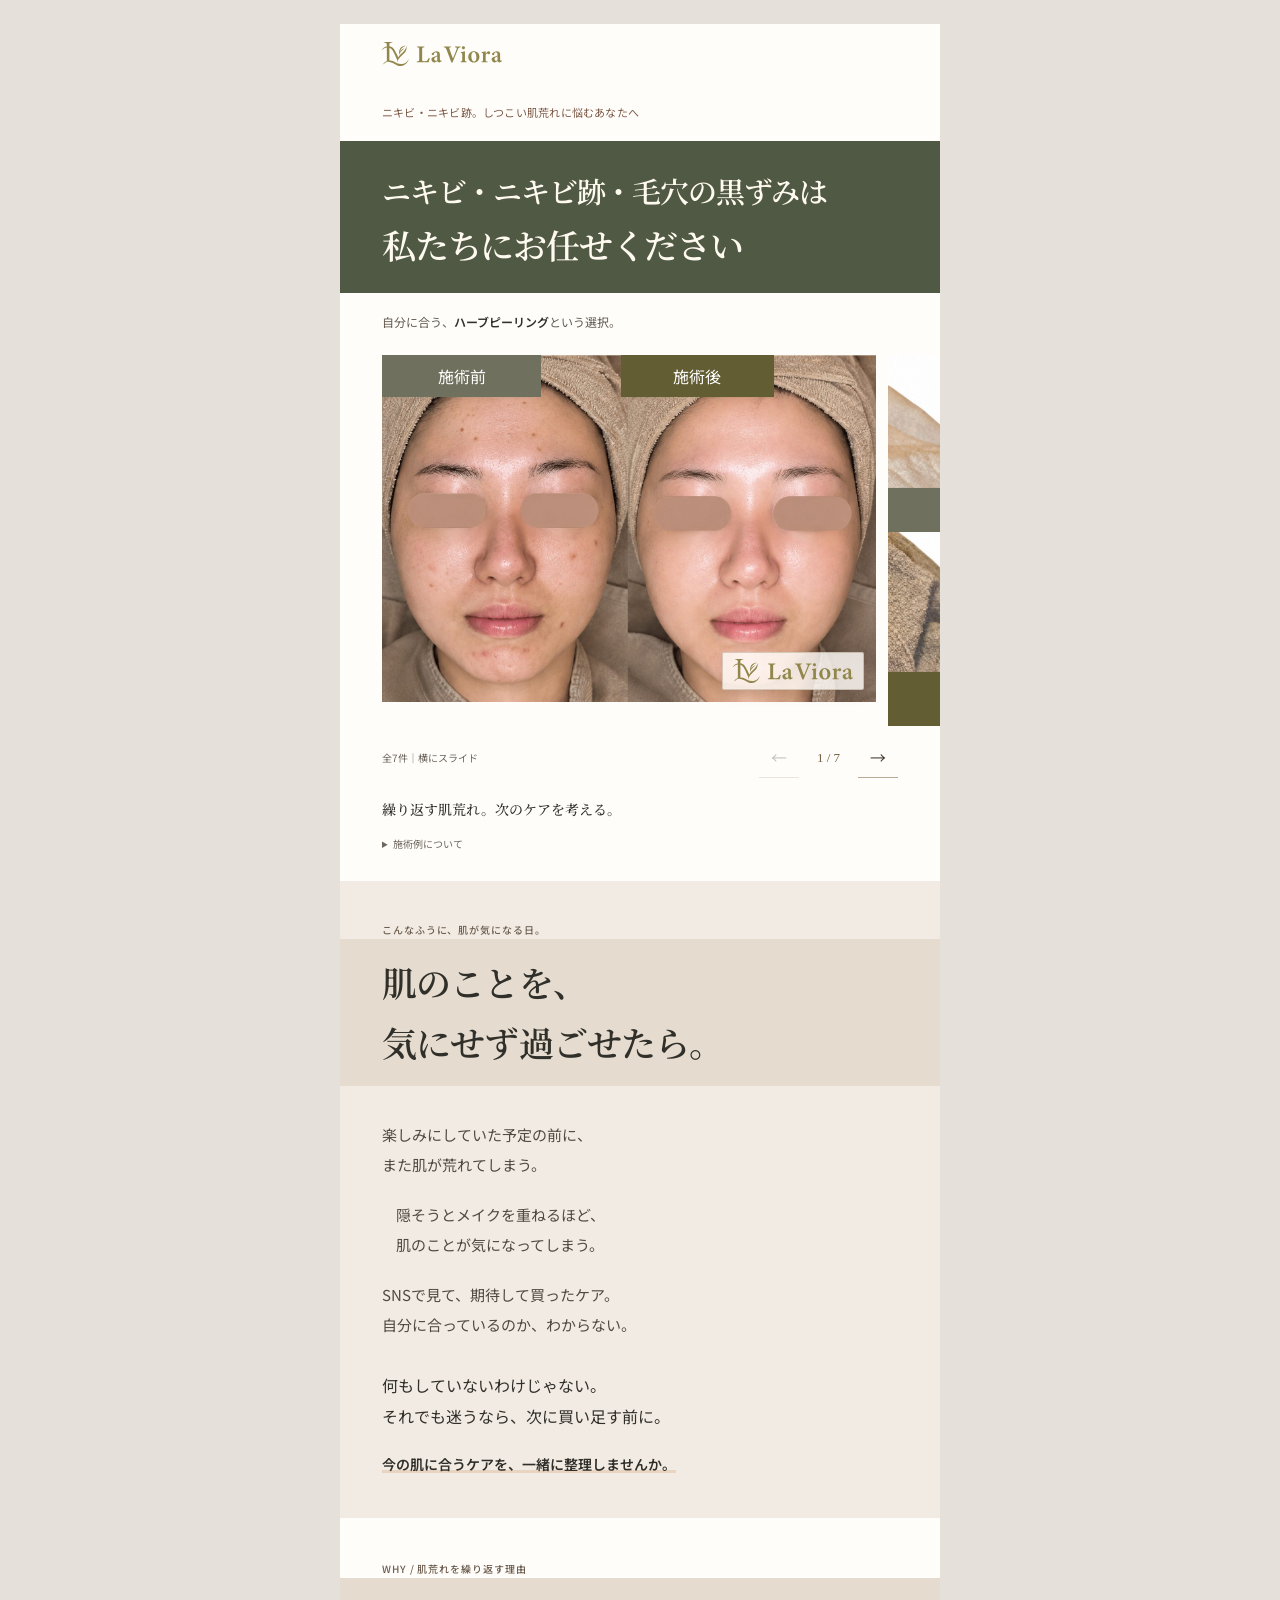
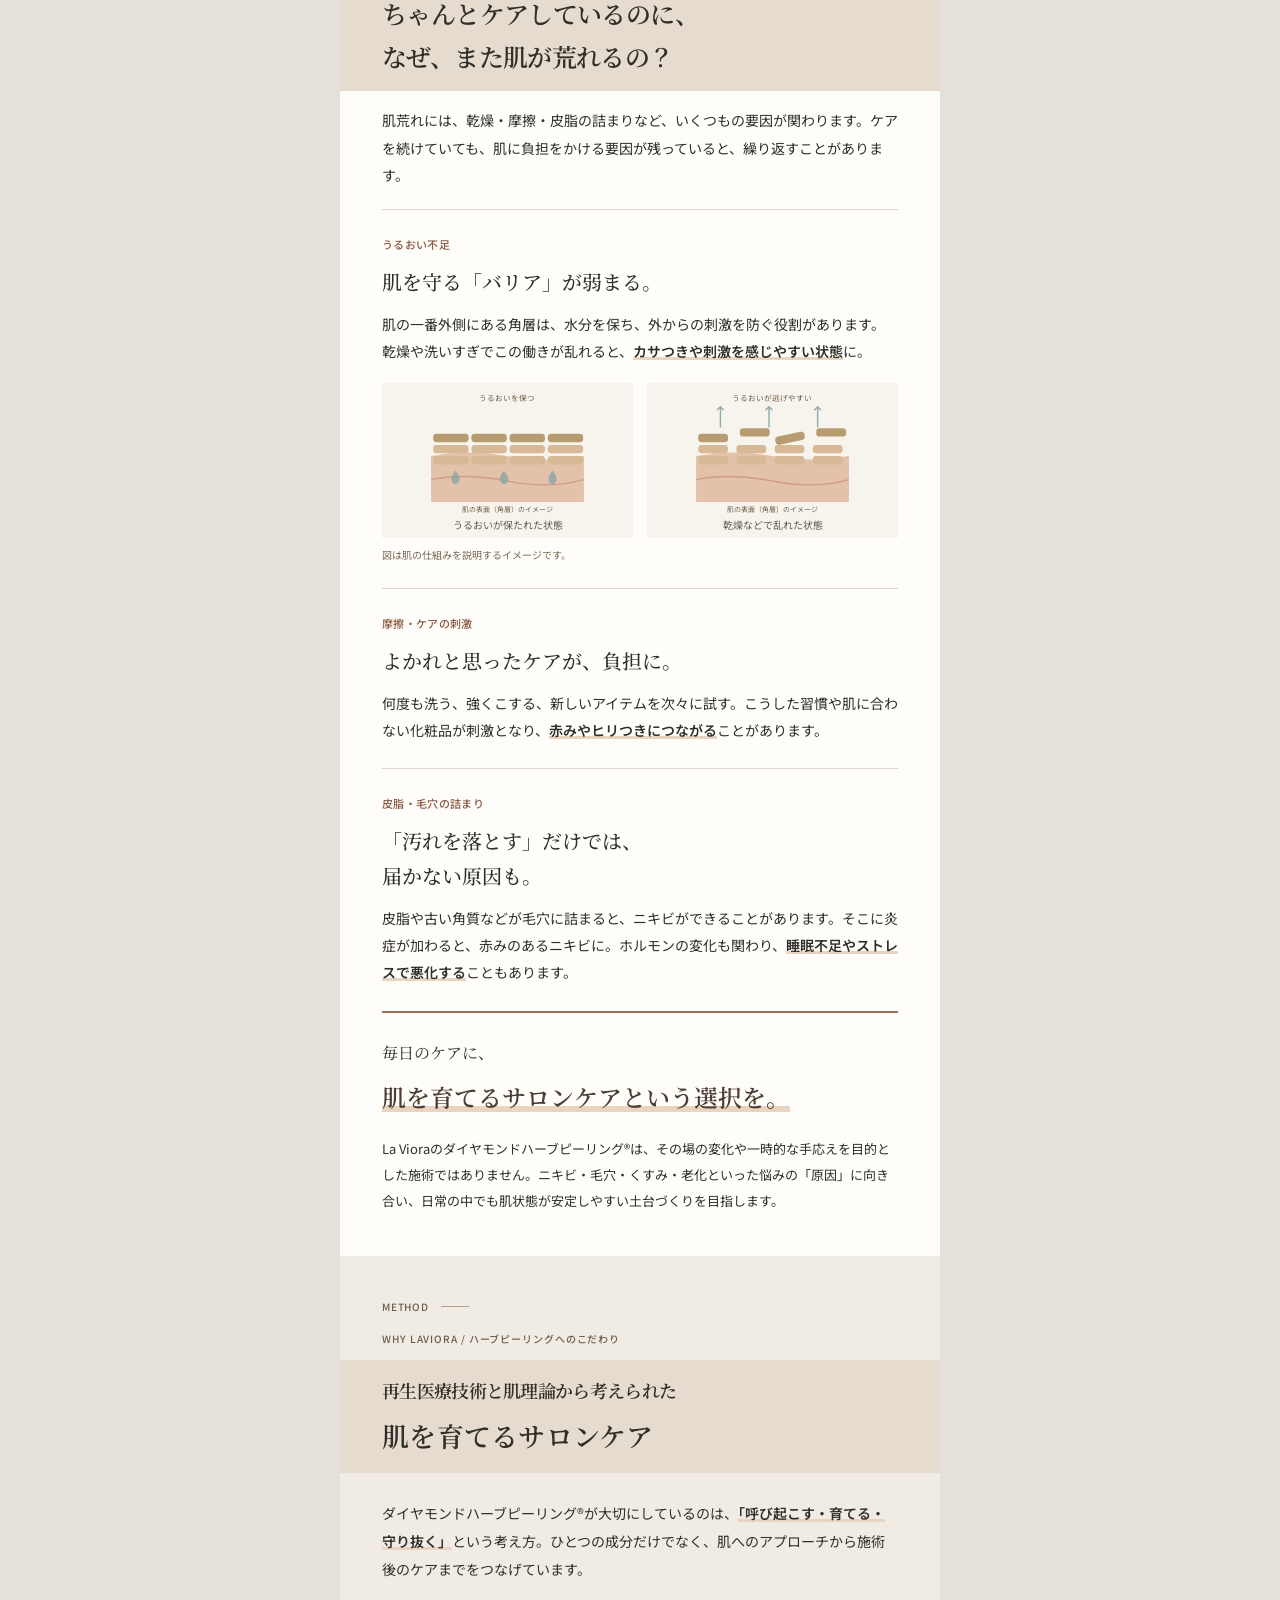
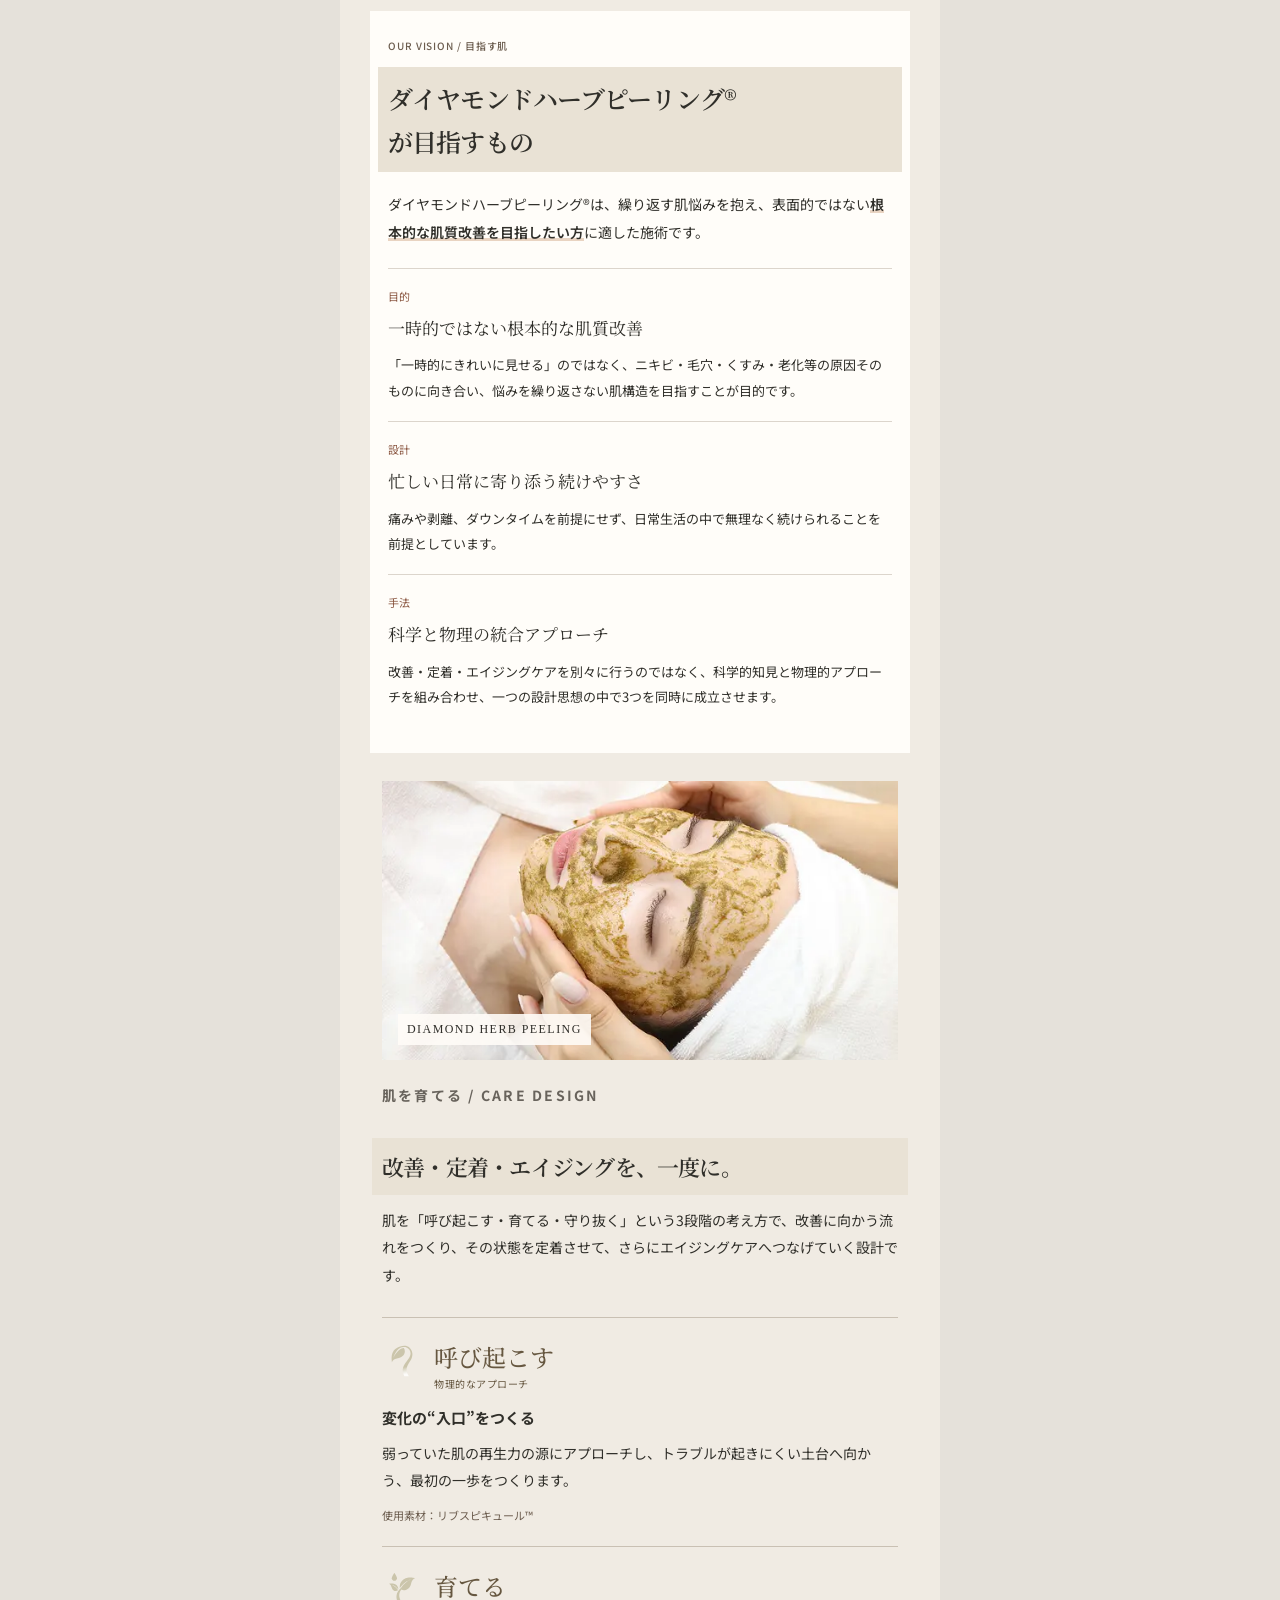
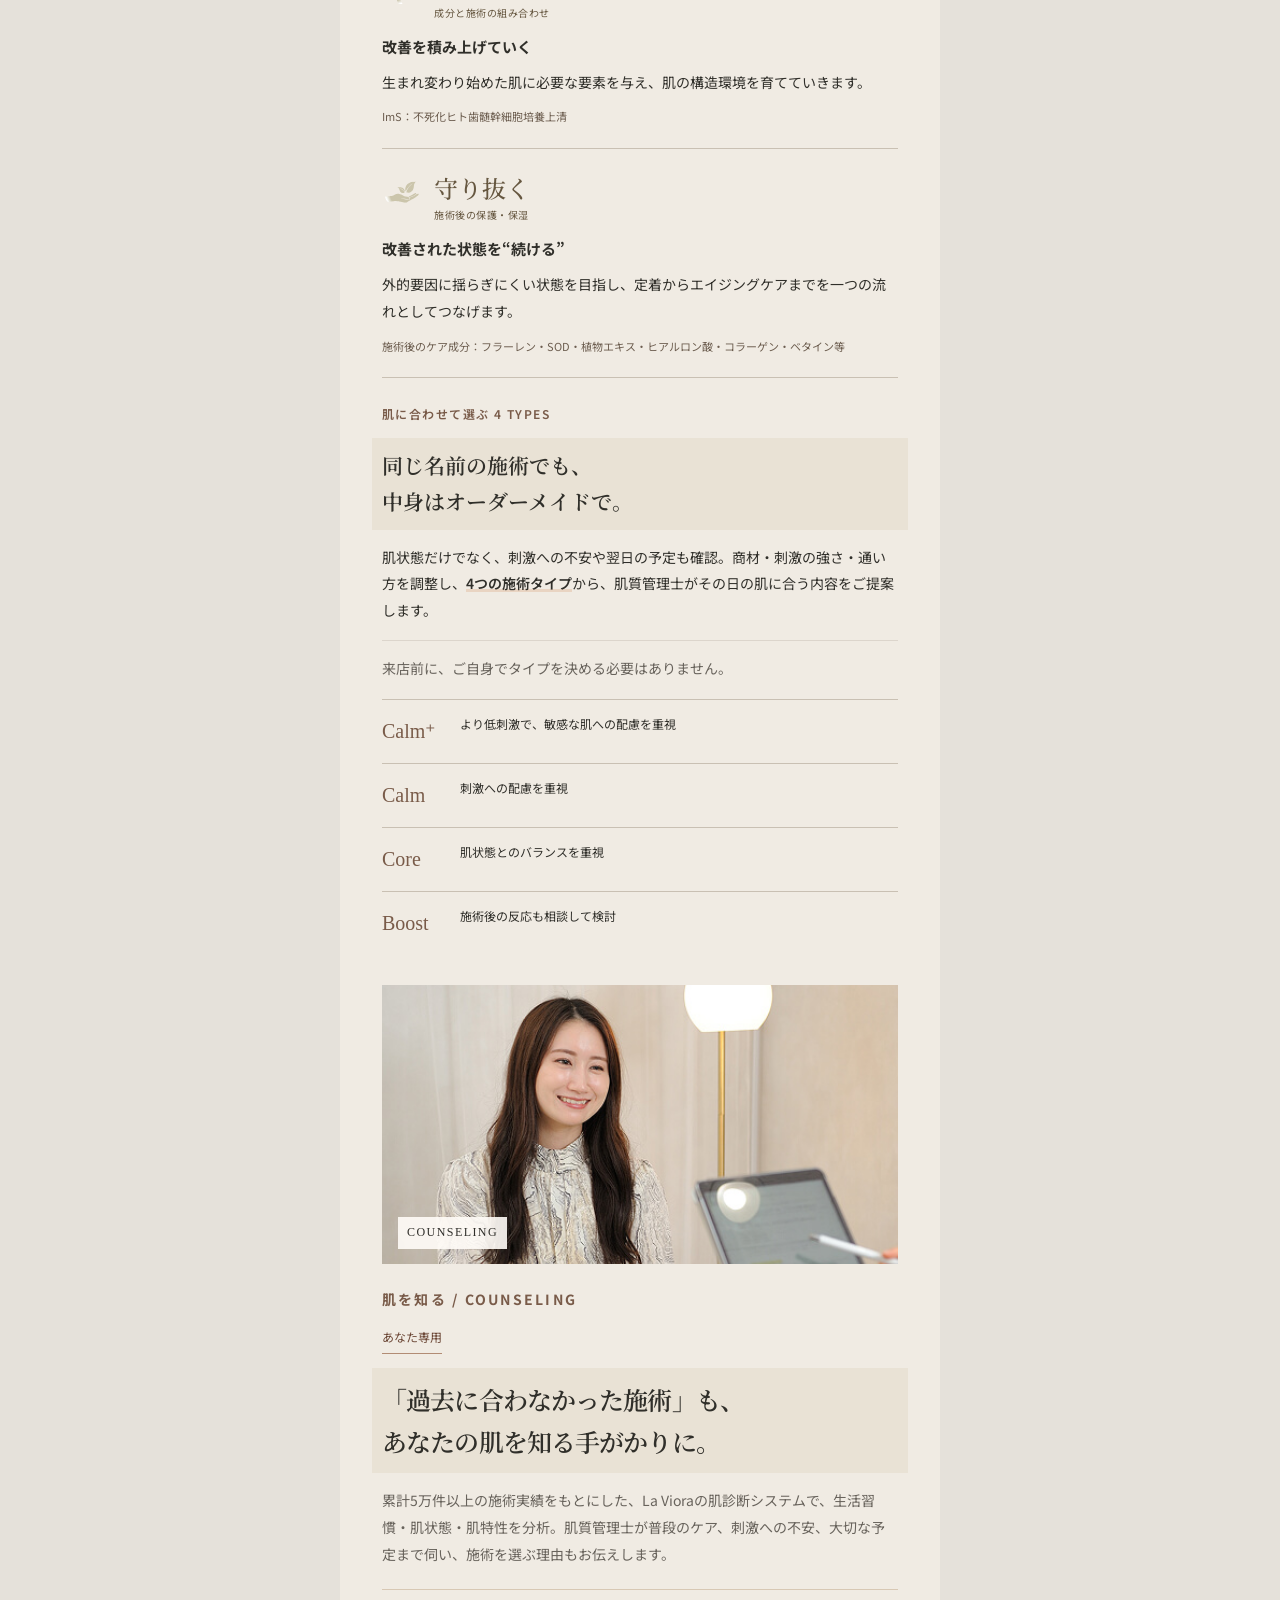
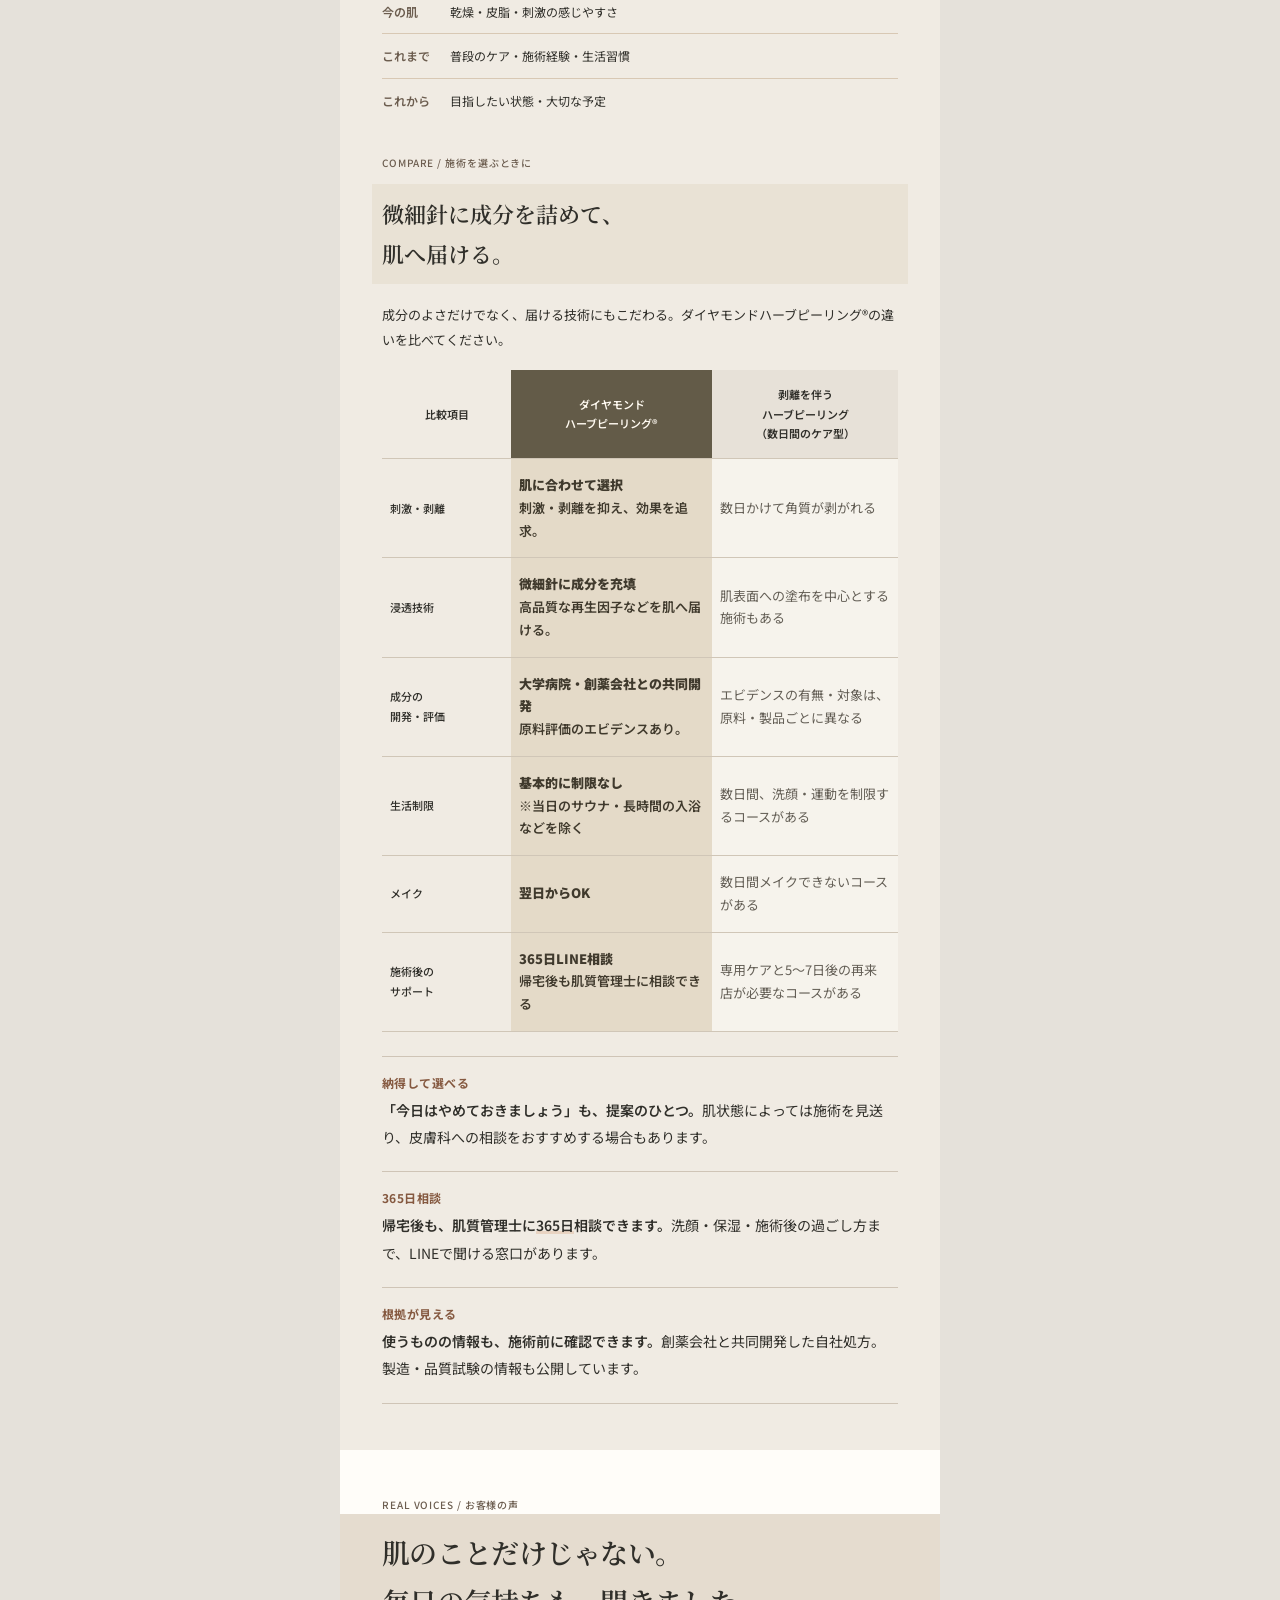
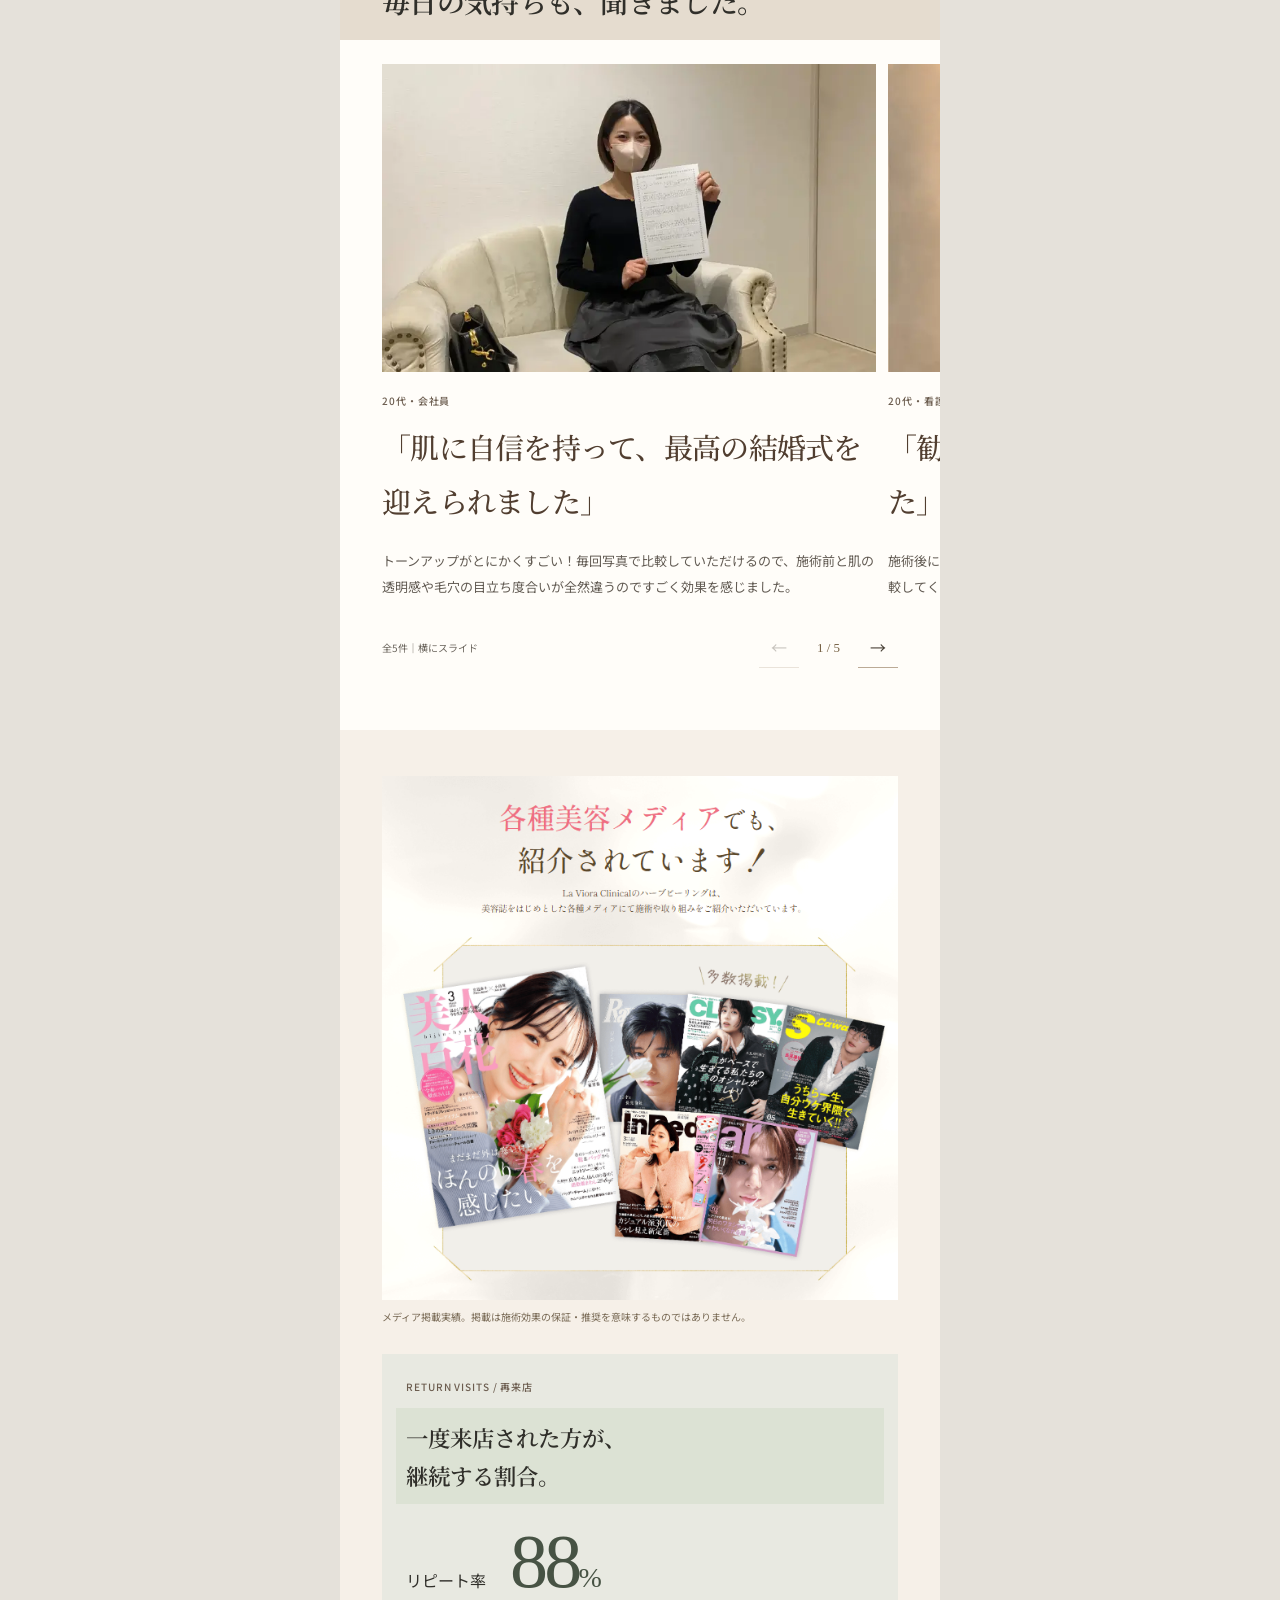
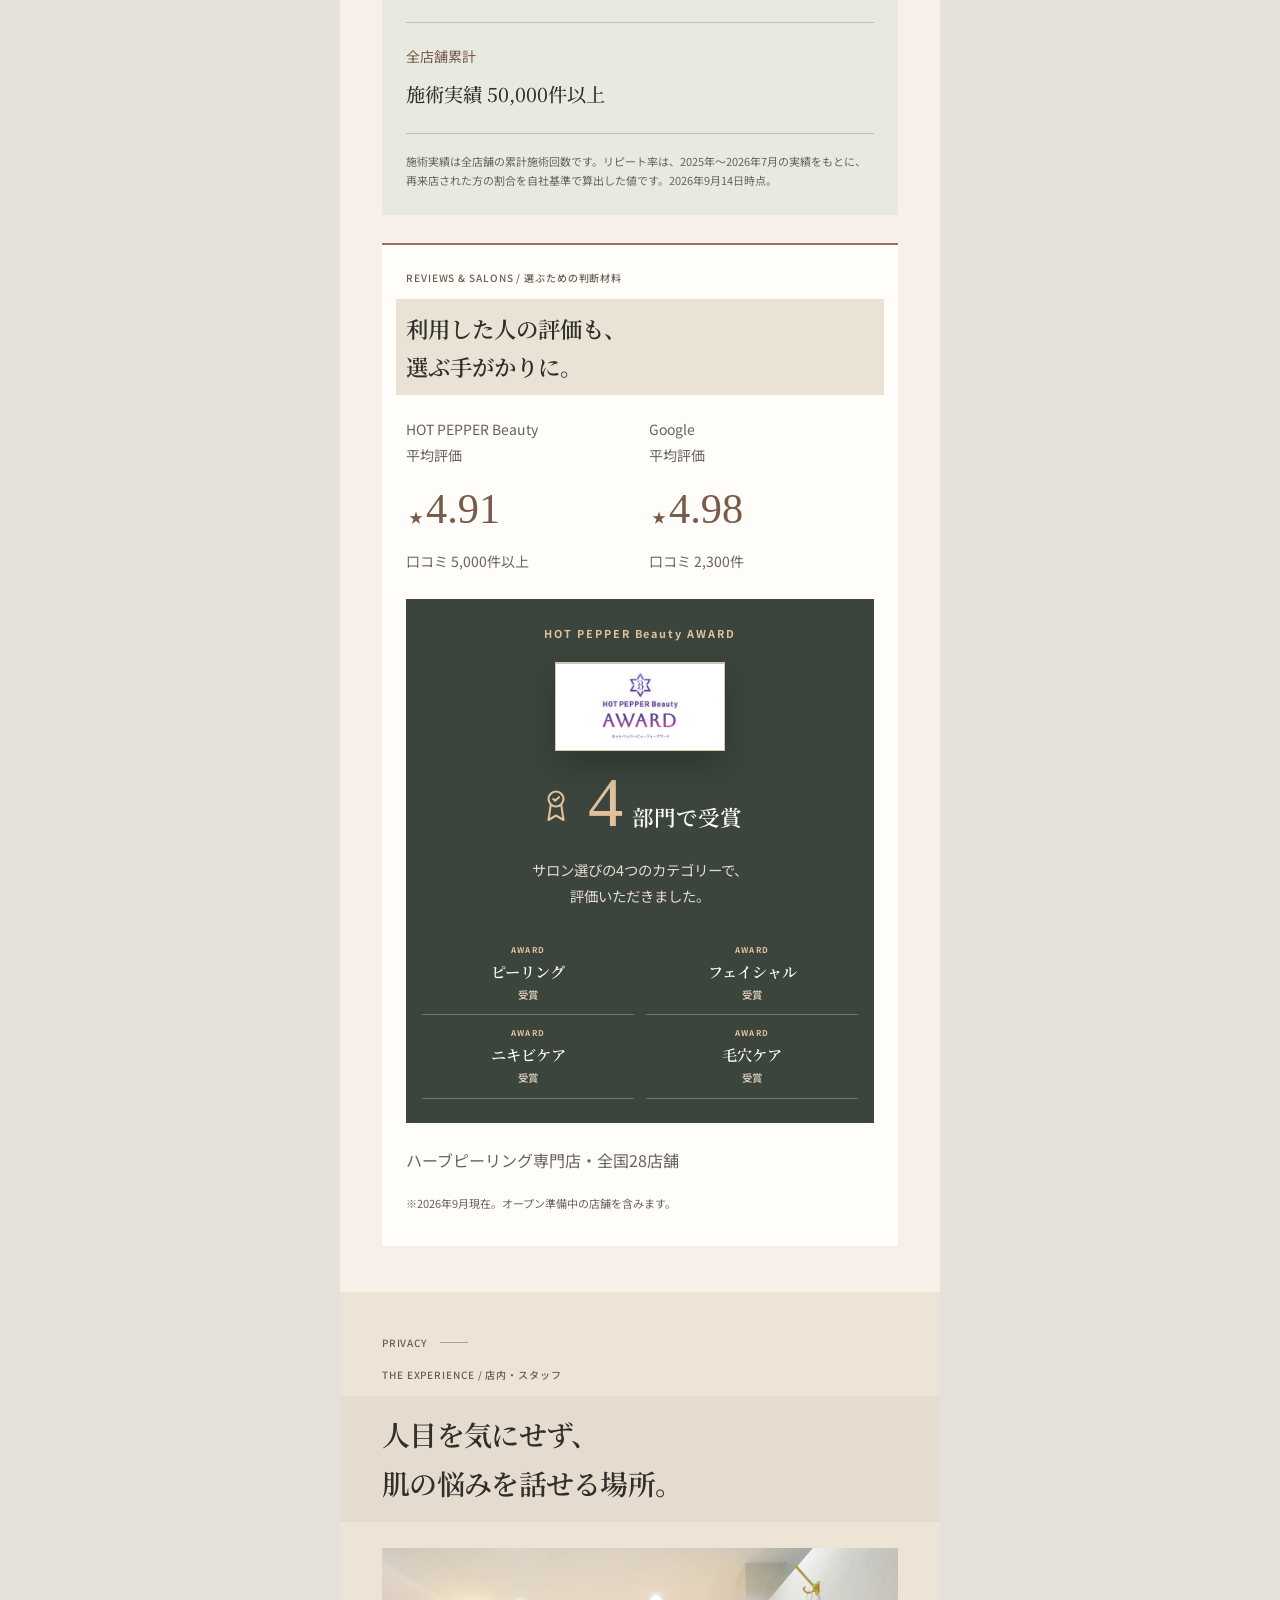
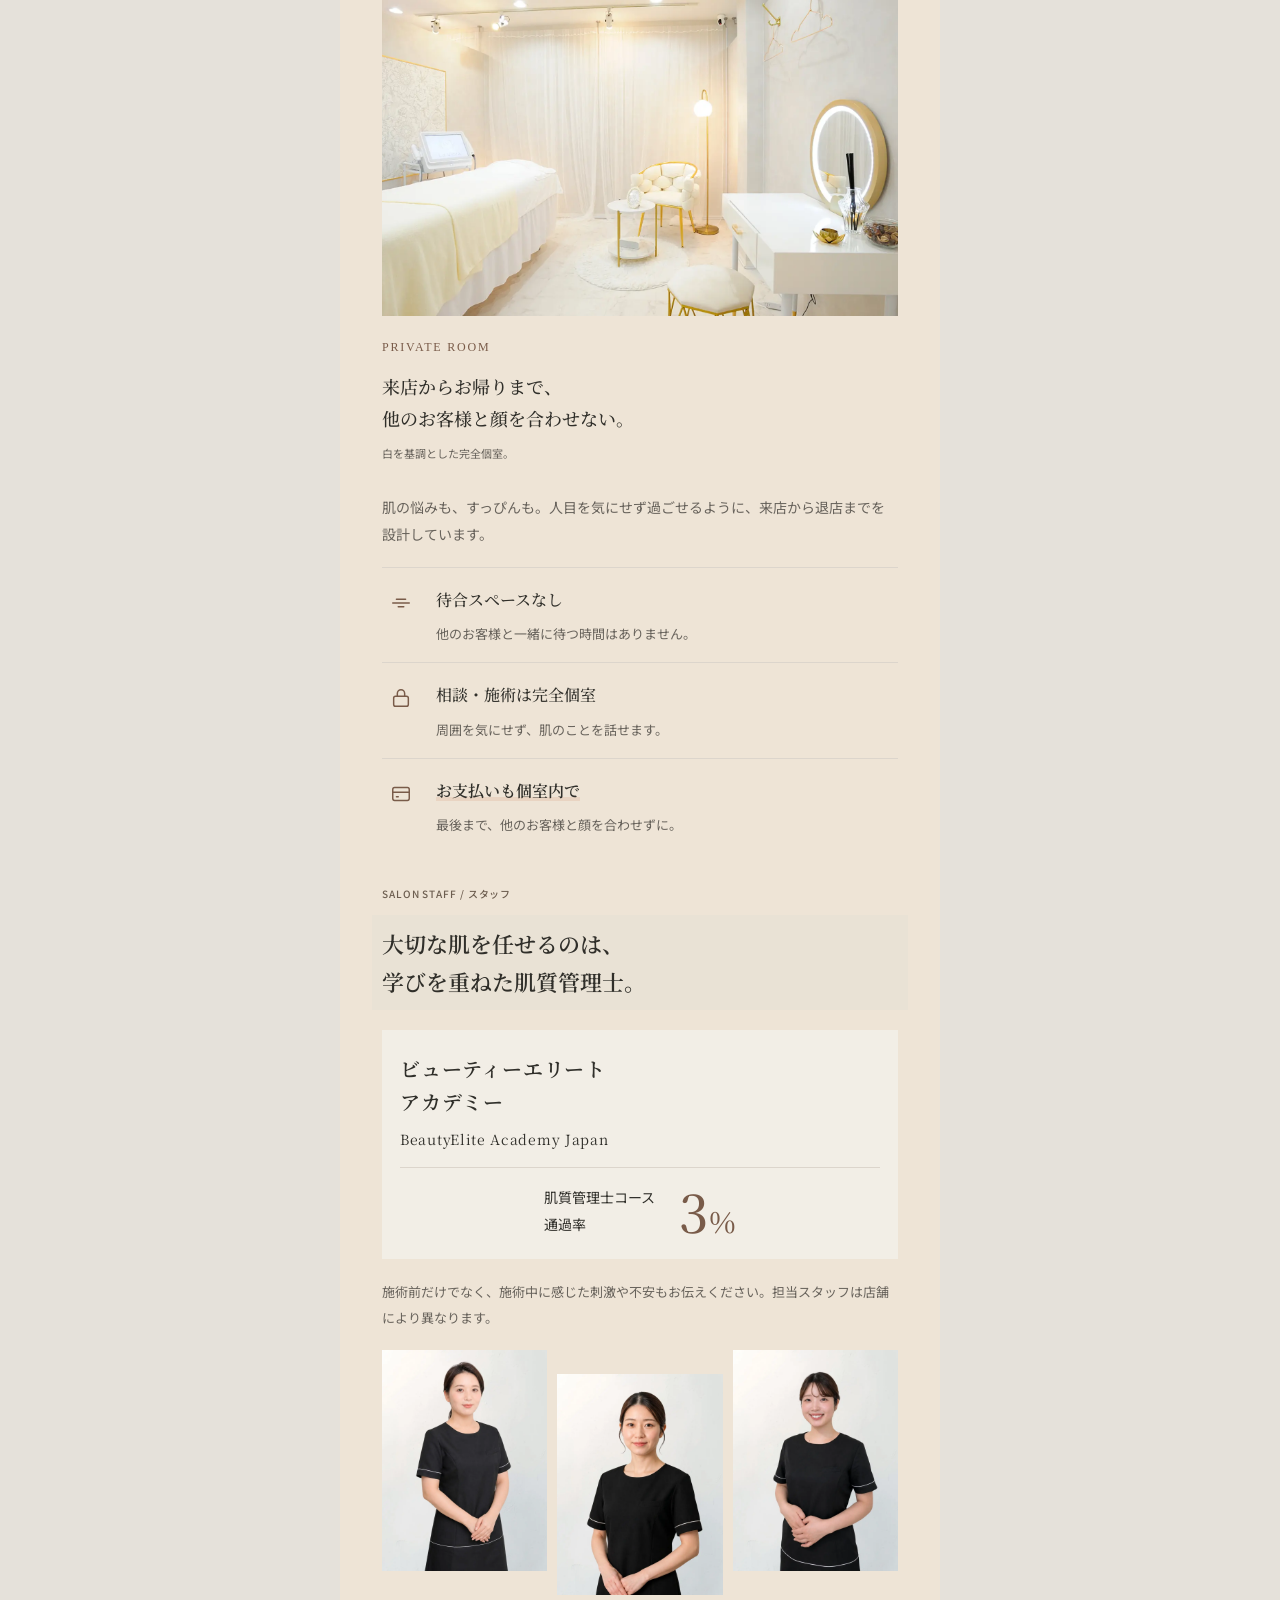
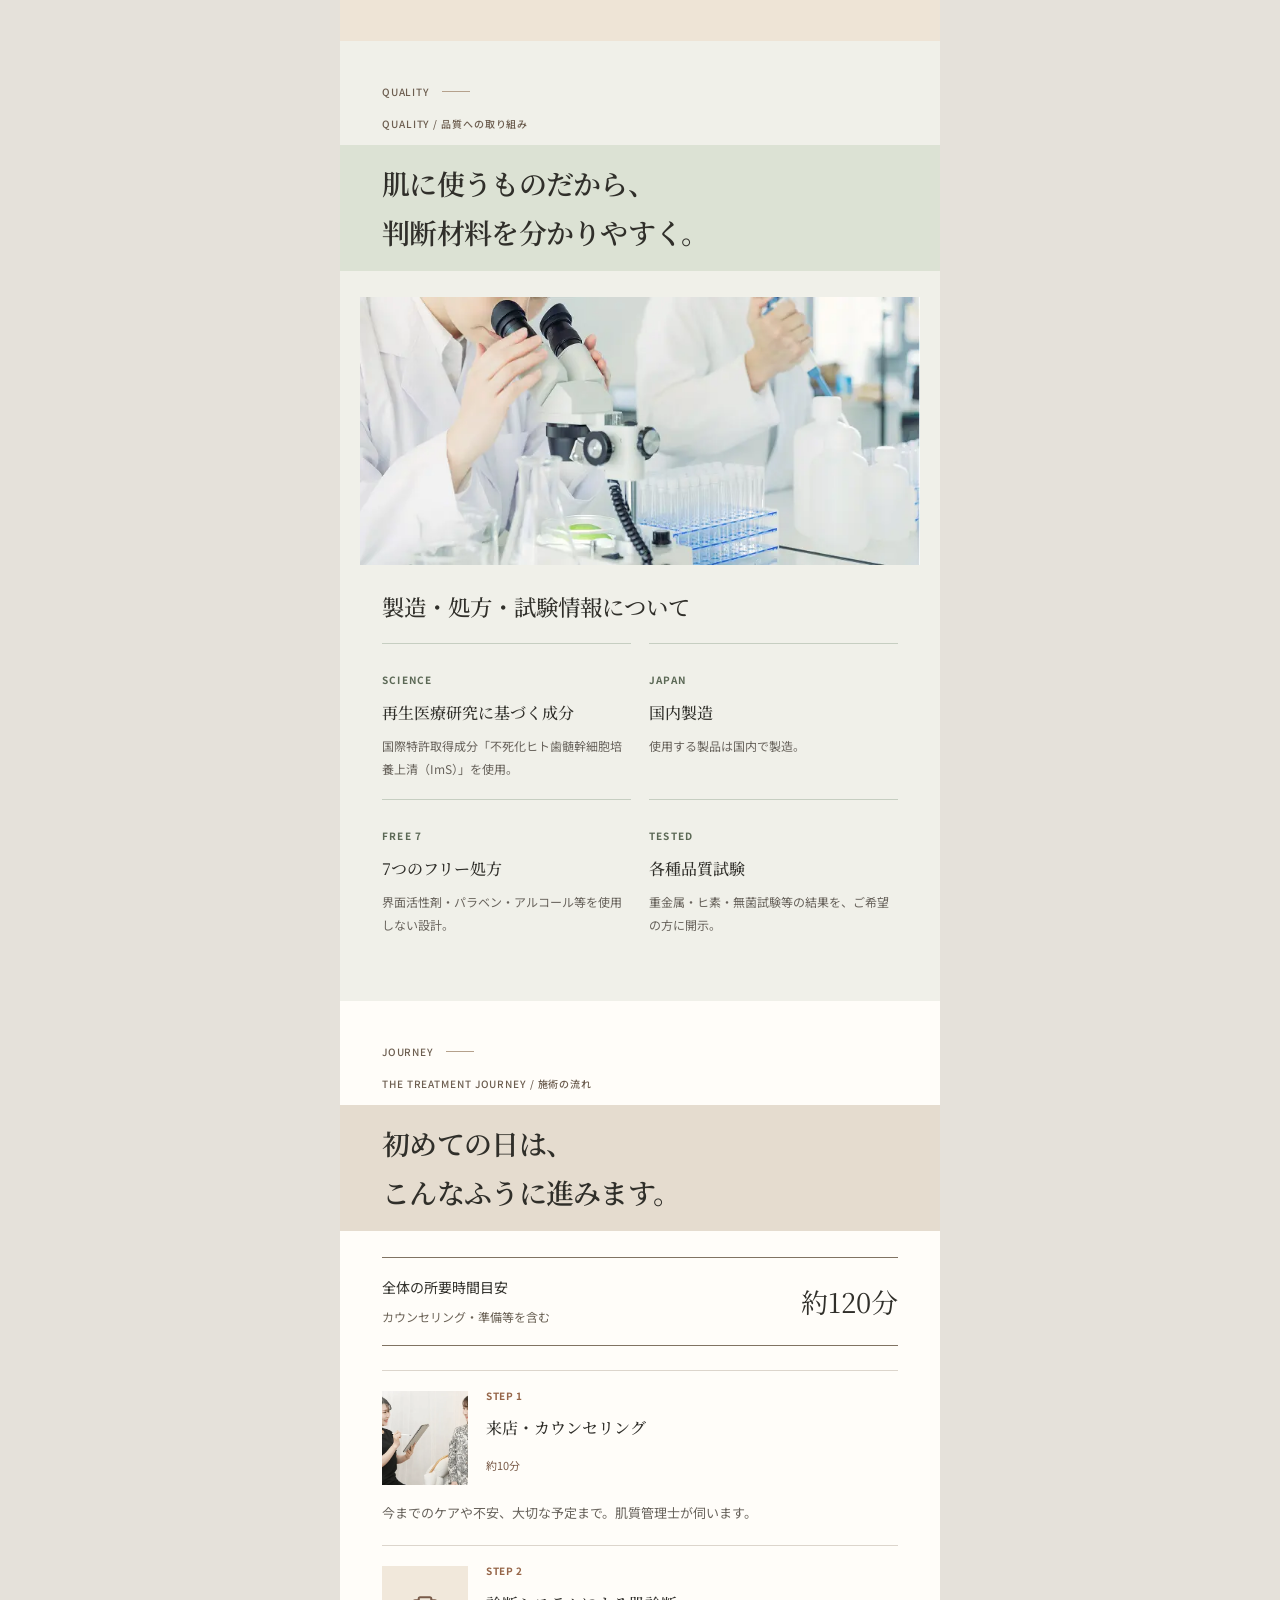
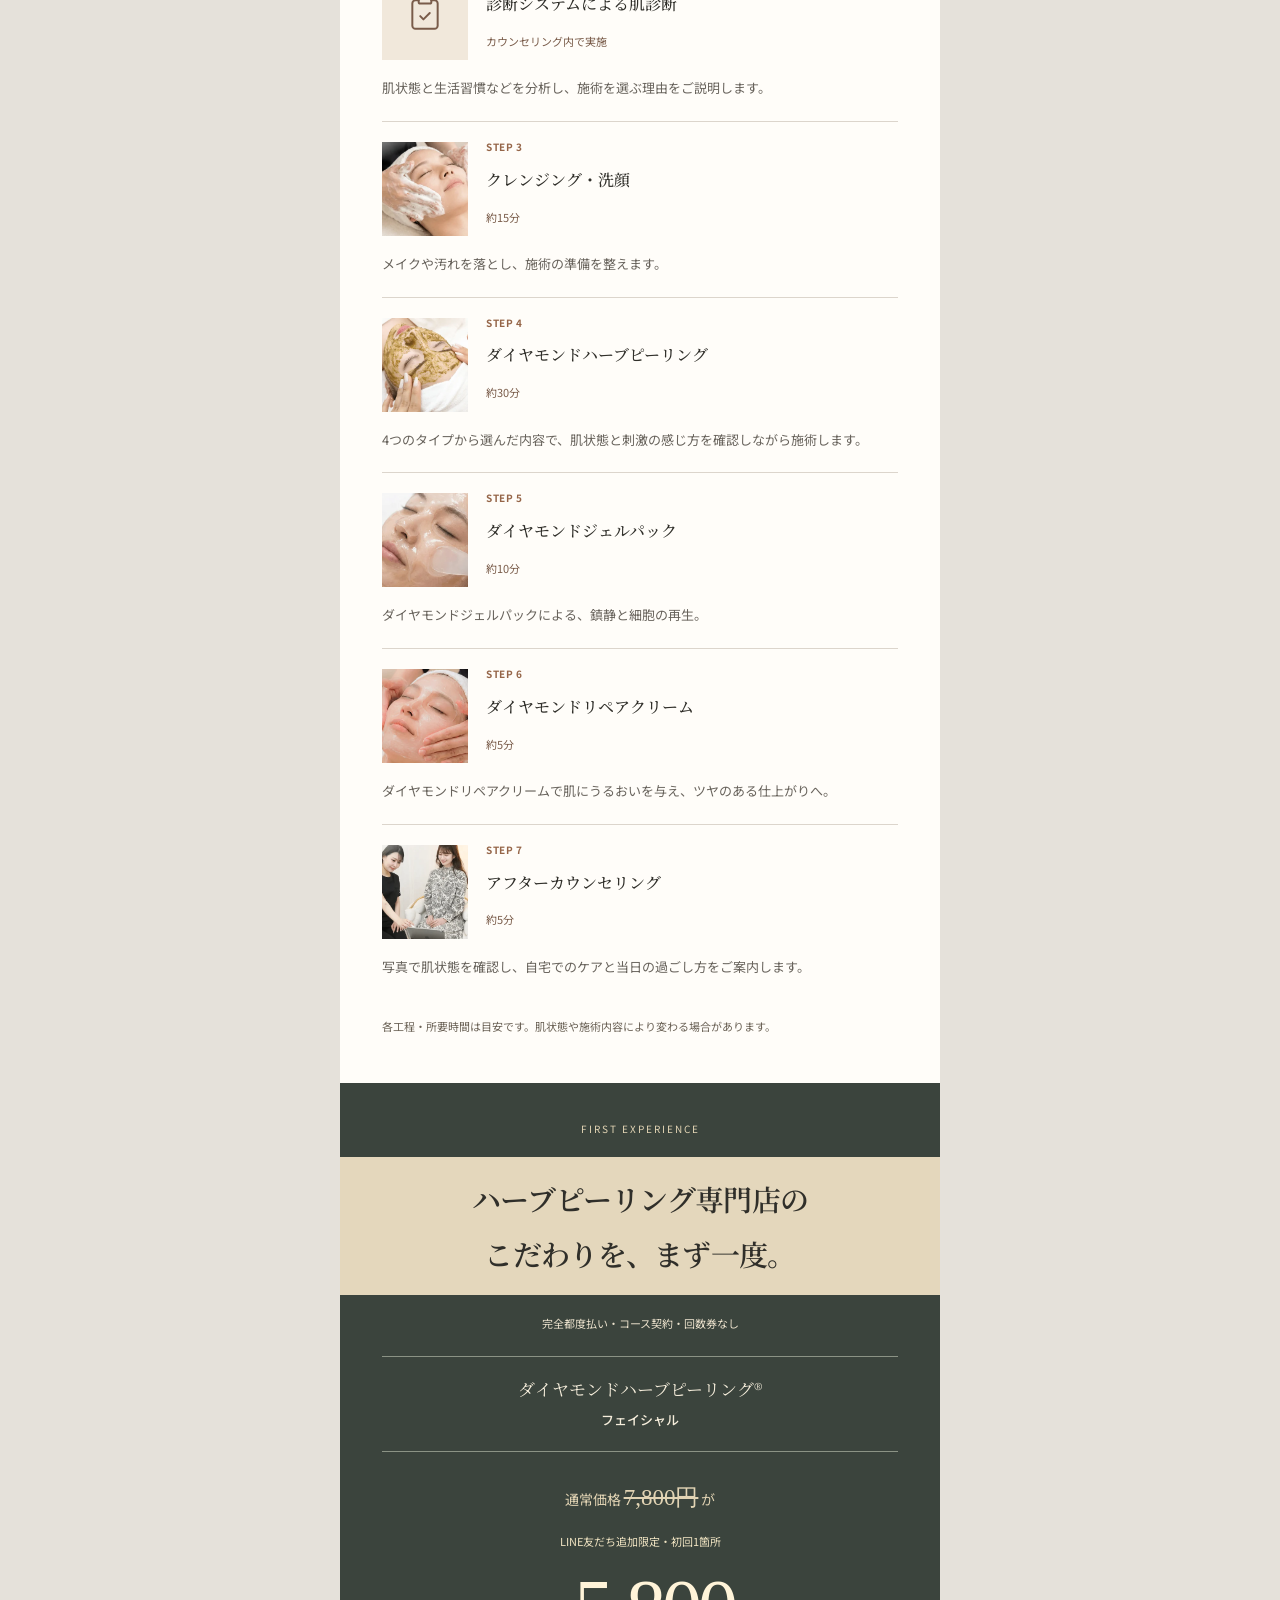
<file: LaViora_Meta広告v2/index.html>
<!doctype html>
<html lang="ja">
  <head>
    <meta charset="utf-8" />
    <meta content="width=device-width,initial-scale=1" name="viewport" />
    <link as="image" href="images/logo.svg" rel="preload" />
    <link
      as="style"
      href="https://fonts.googleapis.com/css2?family=Noto+Sans+JP:wght@400;500;600;700&amp;family=Noto+Serif+JP:wght@400;500;600&amp;display=swap"
      rel="preload"
    />
    <title>ニキビ・ニキビ跡・毛穴の黒ずみは私たちにお任せください｜La Viora Clinical</title>
    <meta
      content="ニキビ・ニキビ跡が気になる肌に、今の自分に合うケアを。施術例とお客様の声、肌診断・施術・都度払いの料金をご紹介します。"
      name="description"
    />
    <meta
      content="ニキビ・ニキビ跡・毛穴の黒ずみは、私たちにお任せください。"
      property="og:title"
    />
    <meta content="La Viora Clinical" property="og:description" />
    <meta content="website" property="og:type" />
    <meta content="images/og-card.png" property="og:image" />
    <meta content="1536" property="og:image:width" />
    <meta content="1024" property="og:image:height" />
    <meta content="La Viora Clinical 記事LP" property="og:image:alt" />
    <meta content="summary_large_image" name="twitter:card" />
    <meta content="ニキビ・ニキビ跡・毛穴の黒ずみは、私たちにお任せください。" name="twitter:title" />
    <meta
      content="ニキビ・ニキビ跡が気になる肌に、今の自分に合うケアを。"
      name="twitter:description"
    />
    <meta content="images/og-card.png" name="twitter:image" />
    <link href="https://fonts.googleapis.com" rel="preconnect" />
    <link
      crossorigin="anonymous"
      href="https://fonts.gstatic.com"
      rel="preconnect"
    />
    <link
      as="image"
      fetchpriority="high"
      href="images/case-v5-06.jpg"
      rel="preload"
    />
    <link
      href="https://fonts.googleapis.com/css2?family=Noto+Sans+JP:wght@400;500;600;700&amp;family=Noto+Serif+JP:wght@400;500;600&amp;display=swap"
      rel="stylesheet"
    />
    <link
      href="assets/site-compact.css?v=reassurance-weight-1"
      rel="stylesheet"
    />
    <link href="apple-touch-icon.png?v=20260924" rel="icon" type="image/png" sizes="180x180" />
    <link href="apple-touch-icon.png?v=20260924" rel="apple-touch-icon" sizes="180x180" />
    <meta name="robots" content="noindex,follow" />
    <link rel="stylesheet" href="assets/site-v2.css?v=2" />
    <link rel="stylesheet" href="assets/editorial-v2.css?v=2" />
    <link rel="stylesheet" href="assets/first-view-v2.css?v=4" />
    <link rel="stylesheet" href="assets/audit-v2.css?v=13" />
    <link rel="stylesheet" href="assets/human-editorial.css?v=4" />
  </head>
  <body class="v2 audit-v2">
    <header class="header">
      <img
          alt="La Viora Clinical"
          height="35"
          src="images/logo.svg"
          width="142"
      />
    </header>
    <main id="main">
      <section class="v2-hero hero-editorial audit-hero" id="top">
        <div class="wrap">
          <p class="hero-kicker">ニキビ・ニキビ跡。しつこい肌荒れに悩むあなたへ</p>
          <h1 class="catch-band hero-catch"><span>ニキビ・ニキビ跡・毛穴の黒ずみは</span><br /><span>私たちにお任せください</span></h1>
          <p class="hero-treatment">
            自分に合う、<b>ハーブピーリング</b>という選択。
          </p>
          <div id="results">
            <h2 class="visually-hidden">La Vioraのお客様の施術例</h2>
            <div
              class="swipe-gallery case-gallery"
              id="case-gallery"
              tabindex="0"
              role="region"
              aria-label="施術例7件のスライド"
            >
              <figure class="case gallery-slide" data-case="7">
                <div class="case-kicker">
                  <span>SKIN JOURNAL</span><b>シミ・色素沈着</b>
                </div>
                <div class="case-media side">
                  <img
                    alt="施術前（左）と施術後（右）の肌状態の一例"
                    decoding="async"
                    height="1051"
                    fetchpriority="high"
                    src="images/case-v5-06.jpg"
                    width="1496"
                  /><span
                    class="case-photo-label"
                    style="left: 0%; top: 0%; width: 32.2%; height: 12.1%"
                    >施術前</span
                  ><span
                    class="case-photo-label is-after"
                    style="left: 48.4%; top: 0%; width: 30.9%; height: 12.1%"
                    >施術後</span
                  >
                </div>
              </figure>
              <figure class="case gallery-slide" data-case="3">
                <div class="case-kicker">
                  <span>SKIN JOURNAL</span><b>ニキビ・ニキビ跡</b>
                </div>
                <div class="case-media stacked">
                  <img
                    alt="施術前（上）と施術後（下）の肌状態の一例"
                    decoding="async"
                    height="1086"
                    loading="lazy"
                    src="images/case-v5-02.jpg"
                    width="1448"
                  /><span
                    class="case-photo-label"
                    style="left: 0%; top: 35.8%; width: 33.4%; height: 11.9%"
                    >施術前</span
                  ><span
                    class="case-photo-label is-after"
                    style="left: 0%; top: 85.4%; width: 33.8%; height: 14.6%"
                    >施術後</span
                  >
                </div>
              </figure>
              <figure class="case gallery-slide" data-case="4">
                <div class="case-kicker">
                  <span>SKIN JOURNAL</span><b>ニキビ・ニキビ跡</b>
                </div>
                <div class="case-media stacked">
                  <img
                    alt="施術前（上）と施術後（下）の肌状態の一例"
                    decoding="async"
                    height="1051"
                    loading="lazy"
                    src="images/case-v5-03.jpg"
                    width="1497"
                  /><span
                    class="case-photo-label"
                    style="left: 0%; top: 35.1%; width: 33.7%; height: 12.7%"
                    >施術前</span
                  ><span
                    class="case-photo-label is-after"
                    style="left: 0%; top: 86.6%; width: 32.9%; height: 13.4%"
                    >施術後</span
                  >
                </div>
              </figure>
              <figure class="case gallery-slide" data-case="5">
                <div class="case-kicker">
                  <span>SKIN JOURNAL</span><b>ニキビ跡・色素沈着</b>
                </div>
                <div class="case-media stacked">
                  <img
                    alt="施術前（上）と施術後（下）の肌状態の一例"
                    decoding="async"
                    height="1050"
                    loading="lazy"
                    src="images/case-v5-04.jpg"
                    width="1498"
                  /><span
                    class="case-photo-label"
                    style="left: 0%; top: 34.9%; width: 35.1%; height: 13.2%"
                    >施術前</span
                  ><span
                    class="case-photo-label is-after"
                    style="left: 0%; top: 87%; width: 35.1%; height: 13%"
                    >施術後</span
                  >
                </div>
              </figure>
              <figure class="case gallery-slide" data-case="2">
                <div class="case-kicker">
                  <span>SKIN JOURNAL</span><b>毛穴</b>
                </div>
                <div class="case-media stacked">
                  <img
                    alt="施術前（上）と施術後（下）の肌状態の一例"
                    decoding="async"
                    height="1118"
                    loading="lazy"
                    src="images/case-v41-pores.jpg"
                    width="1600"
                  /><span
                    class="case-photo-label"
                    style="left: 0%; top: 0%; width: 32%; height: 12%"
                    >施術前</span
                  ><span
                    class="case-photo-label is-after"
                    style="left: 0%; top: 50.55%; width: 32.3%; height: 12.1%"
                    >施術後</span
                  >
                </div>
              </figure>
              <figure class="case gallery-slide" data-case="6">
                <div class="case-kicker">
                  <span>SKIN JOURNAL</span><b>シミ・炎症</b>
                </div>
                <div class="case-media side">
                  <img
                    alt="施術前（左）と施術後（右）の肌状態の一例"
                    decoding="async"
                    height="1120"
                    loading="lazy"
                    src="images/case-v5-05.jpg"
                    width="1600"
                  /><span
                    class="case-photo-label"
                    style="left: 0%; top: 0%; width: 31.1%; height: 11.2%"
                    >施術前</span
                  ><span
                    class="case-photo-label is-after"
                    style="left: 50.1%; top: 0%; width: 31.5%; height: 11.2%"
                    >施術後</span
                  >
                </div>
              </figure>
              <figure class="case gallery-slide" data-case="1">
                <div class="case-kicker">
                  <span>SKIN JOURNAL</span><b>赤み・ニキビ跡</b>
                </div>
                <div class="case-media side">
                  <img
                    alt="施術前（左）と施術後（右）の肌状態の一例"
                    decoding="async"
                    height="1120"
                    loading="lazy"
                    src="images/case-v5-01.jpg"
                    width="1600"
                  /><span
                    class="case-photo-label"
                    style="left: 0%; top: 0%; width: 32.5%; height: 12.1%"
                    >施術前</span
                  ><span
                    class="case-photo-label is-after"
                    style="left: 51.6%; top: 0%; width: 32.9%; height: 12.1%"
                    >施術後</span
                  >
                </div>
              </figure>
            </div>
            <div class="gallery-controls">
              <p>全7件｜横にスライド</p>
              <div>
                <button
                  type="button"
                  data-gallery-prev="case-gallery"
                  aria-label="前のスライドへ"
                >
                  ←</button
                ><span data-gallery-count="case-gallery" aria-live="polite"
                  >1 / 7</span
                ><button
                  type="button"
                  data-gallery-next="case-gallery"
                  aria-label="次のスライドへ"
                >
                  →
                </button>
              </div>
            </div>
          </div>
          <p class="v2-scroll" id="hero-cta">繰り返す肌荒れ。次のケアを考える。</p>
          <details class="audit-case-note">
            <summary>施術例について</summary>
            <p>
              「施術後」は継続施術後の来店時の写真を含み、施術直後とは限りません。施術期間・回数は症例により異なり、変化には個人差があります。
            </p>
          </details>
        </div>
      </section>
      <section class="section v2-empathy" id="empathy">
        <div class="wrap">
          <p class="eyebrow">こんなふうに、肌が気になる日。</p>
          <h2 class="catch-band">肌のことを、<br />気にせず過ごせたら。</h2>
          <ul class="v2-thoughts">
            <li>楽しみにしていた予定の前に、<br />また肌が荒れてしまう。</li>
            <li>
              隠そうとメイクを重ねるほど、<br />肌のことが気になってしまう。
            </li>
            <li>
              SNSで見て、期待して買ったケア。<br />自分に合っているのか、わからない。
            </li>
          </ul>
          <p>
            何もしていないわけじゃない。<br />それでも迷うなら、次に<span
              class="keep-short"
              >買い足す前に。</span
            >
          </p>
          <p class="v2-emphasis">
            <mark class="copy-highlight"
              >今の肌に合うケアを、一緒に整理しませんか。</mark
            >
          </p>
        </div>
      </section>
      <section class="section v2-causes compact-skin" id="homecare">
        <div class="wrap">
          <p class="eyebrow">WHY / 肌荒れを繰り返す理由</p>
          <h2 class="catch-band">ちゃんとケアしているのに、<br />なぜ、また肌が荒れるの？</h2>
          <p class="compact-skin-intro">
            肌荒れには、乾燥・摩擦・皮脂の詰まりなど、いくつもの要因が関わります。ケアを続けていても、肌に負担をかける要因が残っていると、繰り返すことがあります。
          </p>
          <div class="skin-causes">
            <article class="skin-cause">
              <p class="skin-cause-label">うるおい不足</p>
              <h3>肌を守る「バリア」が弱まる。</h3>
              <p>
                肌の一番外側にある角層は、水分を保ち、外からの刺激を防ぐ役割があります。乾燥や洗いすぎでこの働きが乱れると、<mark
                  class="copy-highlight"
                  >カサつきや刺激を感じやすい状態</mark
                >に。
              </p>
              <div class="skin-panels">
                <figure>
                  <svg
                    viewBox="0 0 240 180"
                    role="img"
                    aria-label="角層が整い、水分を保っている肌のイメージ"
                  >
                    <path
                      d="M10 98Q65 88 120 98T230 98V164H10Z"
                      fill="#e4c1aa"
                    />
                    <path
                      d="M10 132Q60 122 120 134T230 132"
                      fill="none"
                      stroke="#ce9d84"
                      stroke-width="2"
                    />
                    <rect
                      x="13"
                      y="66"
                      width="51"
                      height="12"
                      rx="5"
                      fill="#b79c72"
                    />
                    <rect
                      x="68"
                      y="66"
                      width="51"
                      height="12"
                      rx="5"
                      fill="#b79c72"
                    />
                    <rect
                      x="123"
                      y="66"
                      width="51"
                      height="12"
                      rx="5"
                      fill="#b79c72"
                    />
                    <rect
                      x="178"
                      y="66"
                      width="51"
                      height="12"
                      rx="5"
                      fill="#b79c72"
                    />
                    <rect
                      x="13"
                      y="82"
                      width="51"
                      height="12"
                      rx="5"
                      fill="#d7b995"
                    />
                    <rect
                      x="68"
                      y="82"
                      width="51"
                      height="12"
                      rx="5"
                      fill="#d7b995"
                    />
                    <rect
                      x="123"
                      y="82"
                      width="51"
                      height="12"
                      rx="5"
                      fill="#d7b995"
                    />
                    <rect
                      x="178"
                      y="82"
                      width="51"
                      height="12"
                      rx="5"
                      fill="#d7b995"
                    />
                    <rect
                      x="13"
                      y="98"
                      width="51"
                      height="12"
                      rx="5"
                      fill="#d7b995"
                    />
                    <rect
                      x="68"
                      y="98"
                      width="51"
                      height="12"
                      rx="5"
                      fill="#d7b995"
                    />
                    <rect
                      x="123"
                      y="98"
                      width="51"
                      height="12"
                      rx="5"
                      fill="#d7b995"
                    />
                    <rect
                      x="178"
                      y="98"
                      width="51"
                      height="12"
                      rx="5"
                      fill="#d7b995"
                    />
                    <path
                      d="M45 119q-12 14 0 20q12-6 0-20"
                      fill="#88a6a7"
                      opacity=".8"
                    />
                    <path
                      d="M115 119q-12 14 0 20q12-6 0-20"
                      fill="#88a6a7"
                      opacity=".8"
                    />
                    <path
                      d="M185 119q-12 14 0 20q12-6 0-20"
                      fill="#88a6a7"
                      opacity=".8"
                    />
                    <text
                      x="120"
                      y="18"
                      text-anchor="middle"
                      font-size="11"
                      fill="#726249"
                    >
                      うるおいを保つ
                    </text>
                    <text
                      x="120"
                      y="178"
                      text-anchor="middle"
                      font-size="10"
                      fill="#726249"
                    >
                      肌の表面（角層）のイメージ
                    </text>
                  </svg>
                  <figcaption>うるおいが保たれた状態</figcaption>
                </figure>
                <figure>
                  <svg
                    viewBox="0 0 240 180"
                    role="img"
                    aria-label="乾燥などで肌の表面に隙間ができ、水分が逃げやすい状態のイメージ"
                  >
                    <path
                      d="M10 98Q65 88 120 98T230 98V164H10Z"
                      fill="#e4c1aa"
                    />
                    <path
                      d="M10 132Q60 122 120 134T230 132"
                      fill="none"
                      stroke="#ce9d84"
                      stroke-width="2"
                    />
                    <rect
                      x="13"
                      y="66"
                      width="43"
                      height="12"
                      rx="5"
                      fill="#b79c72"
                    />
                    <rect
                      x="73"
                      y="58"
                      width="43"
                      height="12"
                      rx="5"
                      fill="#b79c72"
                    />
                    <rect
                      x="123"
                      y="66"
                      width="43"
                      height="12"
                      rx="5"
                      fill="#b79c72"
                      transform="rotate(-12 147 69)"
                    />
                    <rect
                      x="183"
                      y="58"
                      width="43"
                      height="12"
                      rx="5"
                      fill="#b79c72"
                    />
                    <rect
                      x="13"
                      y="82"
                      width="43"
                      height="12"
                      rx="5"
                      fill="#d7b995"
                    />
                    <rect
                      x="68"
                      y="82"
                      width="43"
                      height="12"
                      rx="5"
                      fill="#d7b995"
                    />
                    <rect
                      x="123"
                      y="82"
                      width="43"
                      height="12"
                      rx="5"
                      fill="#d7b995"
                    />
                    <rect
                      x="178"
                      y="82"
                      width="43"
                      height="12"
                      rx="5"
                      fill="#d7b995"
                    />
                    <rect
                      x="13"
                      y="98"
                      width="43"
                      height="12"
                      rx="5"
                      fill="#d7b995"
                    />
                    <rect
                      x="68"
                      y="98"
                      width="43"
                      height="12"
                      rx="5"
                      fill="#d7b995"
                    />
                    <rect
                      x="123"
                      y="98"
                      width="43"
                      height="12"
                      rx="5"
                      fill="#d7b995"
                    />
                    <rect
                      x="178"
                      y="98"
                      width="43"
                      height="12"
                      rx="5"
                      fill="#d7b995"
                    />
                    <path
                      d="M45 57V27m-5 5 5-5 5 5"
                      stroke="#8faaa8"
                      stroke-width="2"
                      fill="none"
                    />
                    <path
                      d="M115 57V27m-5 5 5-5 5 5"
                      stroke="#8faaa8"
                      stroke-width="2"
                      fill="none"
                    />
                    <path
                      d="M185 57V27m-5 5 5-5 5 5"
                      stroke="#8faaa8"
                      stroke-width="2"
                      fill="none"
                    />
                    <text
                      x="120"
                      y="18"
                      text-anchor="middle"
                      font-size="11"
                      fill="#726249"
                    >
                      うるおいが逃げやすい
                    </text>
                    <text
                      x="120"
                      y="178"
                      text-anchor="middle"
                      font-size="10"
                      fill="#726249"
                    >
                      肌の表面（角層）のイメージ
                    </text>
                  </svg>
                  <figcaption>乾燥などで乱れた状態</figcaption>
                </figure>
              </div>
              <p class="skin-diagram-note">
                図は肌の仕組みを説明するイメージです。
              </p>
            </article>
            <article class="skin-cause">
              <p class="skin-cause-label">摩擦・ケアの刺激</p>
              <h3>よかれと思ったケアが、負担に。</h3>
              <p>
                何度も洗う、強くこする、新しいアイテムを次々に試す。こうした習慣や肌に合わない化粧品が刺激となり、<mark
                  class="copy-highlight"
                  >赤みやヒリつきにつながる</mark
                >ことがあります。
              </p>
            </article>
            <article class="skin-cause">
              <p class="skin-cause-label">皮脂・毛穴の詰まり</p>
              <h3>「汚れを落とす」だけでは、<br />届かない原因も。</h3>
              <p>
                皮脂や古い角質などが毛穴に詰まると、ニキビができることがあります。そこに炎症が加わると、赤みのあるニキビに。ホルモンの変化も関わり、<mark
                  class="copy-highlight"
                  >睡眠不足やストレスで悪化する</mark
                >こともあります。
              </p>
            </article>
          </div>
          <div class="skin-cause-takeaway">
            <p class="audit-bridge">
              毎日のケアに、<br /><strong class="salon-care-emphasis"
                ><mark class="copy-highlight"><span>肌を育てるサロンケア</span><span>という選択を。</span></mark></strong
              >
            </p>
            <p>
              La
              Vioraのダイヤモンドハーブピーリング®は、その場の変化や一時的な手応えを目的とした施術ではありません。ニキビ・毛穴・くすみ・老化といった悩みの「原因」に向き合い、日常の中でも肌状態が安定しやすい土台づくりを目指します。
            </p>
          </div>
        </div>
      </section>
      <section class="section solution" id="solution">
        <div class="wrap wrap--wide">
          <header class="section-heading">
            <div aria-hidden="true" class="section-index section-label">
              <span>METHOD</span><i></i>
            </div>
            <div>
              <p class="eyebrow">WHY LAVIORA / ハーブピーリングへのこだわり</p>
              <h2 class="method-title catch-band">
                <span class="method-title-context"
                  ><span>再生医療技術と肌理論から</span
                  ><span>考えられた</span></span
                >
                <span class="method-title-main">肌を育てるサロンケア</span>
              </h2>
            </div>
          </header>
          <p class="audit-section-lead">
            ダイヤモンドハーブピーリング®が大切にしているのは、<mark
              class="copy-highlight"
              >「呼び起こす・育てる・守り抜く」</mark
            >という考え方。ひとつの成分だけでなく、肌へのアプローチから施術後のケアまでをつなげています。
          </p>
          <div class="peeling-vision">
            <p class="eyebrow">OUR VISION / 目指す肌</p>
            <h3 class="catch-band catch-band--sub vision-catch"><span>ダイヤモンドハーブピーリング®</span><br />が目指すもの</h3>
            <p class="vision-message">
              ダイヤモンドハーブピーリング®は、繰り返す肌悩みを抱え、表面的ではない<mark
                class="copy-highlight"
                >根本的な肌質改善を目指したい方</mark
              >に適した施術です。
            </p>
            <dl class="vision-pillars">
              <div>
                <dt><span>目的</span>一時的ではない根本的な肌質改善</dt>
                <dd>
                  「一時的にきれいに見せる」のではなく、ニキビ・毛穴・くすみ・老化等の原因そのものに向き合い、悩みを繰り返さない肌構造を目指すことが目的です。
                </dd>
              </div>
              <div>
                <dt><span>設計</span>忙しい日常に寄り添う続けやすさ</dt>
                <dd>
                  痛みや剥離、ダウンタイムを前提にせず、日常生活の中で無理なく続けられることを前提としています。
                </dd>
              </div>
              <div>
                <dt><span>手法</span>科学と物理の統合アプローチ</dt>
                <dd>
                  改善・定着・エイジングケアを別々に行うのではなく、科学的知見と物理的アプローチを組み合わせ、一つの設計思想の中で3つを同時に成立させます。
                </dd>
              </div>
            </dl>
          </div>
          <div class="reason-grid">
            <article class="reason-card">
              <figure>
                <img
                  alt="ダイヤモンドハーブピーリングの施術風景"
                  decoding="async"
                  height="394"
                  loading="lazy"
                  src="images/03_treatment_herb.webp"
                  width="610"
                />
                <figcaption>DIAMOND HERB PEELING</figcaption>
              </figure>
              <div id="care-types">
                <p class="reason-number">肌を育てる / CARE DESIGN</p>
                <div class="method-philosophy">
                  <h3 class="catch-band catch-band--sub philosophy-catch">改善・定着・エイジングを、一度に。</h3>
                  <p>
                    肌を「呼び起こす・育てる・守り抜く」という3段階の考え方で、改善に向かう流れをつくり、その状態を定着させて、さらにエイジングケアへつなげていく設計です。
                  </p>
                </div>
                <div class="method-principles">
                  <section class="method-principle">
                    <img
                      class="principle-icon"
                      src="images/care-principle-1.svg"
                      width="70"
                      height="70"
                      loading="lazy"
                      alt="芽が出る様子：呼び起こす"
                    />
                    <p class="method-principle-label">
                      呼び起こす<span>物理的なアプローチ</span>
                    </p>
                    <h4>変化の“入口”をつくる</h4>
                    <p>
                      弱っていた肌の再生力の源にアプローチし、トラブルが起きにくい土台へ向かう、最初の一歩をつくります。
                    </p>
                    <p class="method-ingredient-note">
                      使用素材：リブスピキュール™
                    </p>
                  </section>
                  <section class="method-principle">
                    <img
                      class="principle-icon"
                      src="images/care-principle-2.svg"
                      width="70"
                      height="70"
                      loading="lazy"
                      alt="水を受けて育つ芽：育てる"
                    />
                    <p class="method-principle-label">
                      育てる<span>成分と施術の組み合わせ</span>
                    </p>
                    <h4>改善を積み上げていく</h4>
                    <p>
                      生まれ変わり始めた肌に必要な要素を与え、肌の構造環境を育てていきます。
                    </p>
                    <p class="method-ingredient-note">
                      ImS：不死化ヒト歯髄幹細胞培養上清
                    </p>
                  </section>
                  <section class="method-principle">
                    <img
                      class="principle-icon"
                      src="images/care-principle-3.svg"
                      width="70"
                      height="70"
                      loading="lazy"
                      alt="手のひらで芽を守る様子：守り抜く"
                    />
                    <p class="method-principle-label">
                      守り抜く<span>施術後の保護・保湿</span>
                    </p>
                    <h4>改善された状態を“続ける”</h4>
                    <p>
                      外的要因に揺らぎにくい状態を目指し、定着からエイジングケアまでを一つの流れとしてつなげます。
                    </p>
                    <p class="method-ingredient-note">
                      施術後のケア成分：フラーレン・SOD・植物エキス・ヒアルロン酸・コラーゲン・ベタイン等
                    </p>
                  </section>
                </div>
                <div class="care-choice-intro">
                  <p class="care-choice-kicker">肌に合わせて選ぶ 4 TYPES</p>
                  <h3 class="catch-band catch-band--sub">同じ名前の施術でも、<br />中身はオーダーメイドで。</h3>
                  <p class="care-choice-lead">
                    肌状態だけでなく、刺激への不安や翌日の予定も確認。商材・刺激の強さ・通い方を調整し、<mark
                      class="copy-highlight"
                      >4つの施術タイプ</mark
                    >から、肌質管理士がその日の肌に合う内容をご提案します。
                  </p>
                  <p class="care-choice-note">
                    来店前に、ご自身でタイプを決める必要はありません。
                  </p>
                </div>
                <dl class="types">
                  <div>
                    <dt>Calm⁺</dt>
                    <dd>より低刺激で、敏感な肌への配慮を重視</dd>
                  </div>
                  <div>
                    <dt>Calm</dt>
                    <dd>刺激への配慮を重視</dd>
                  </div>
                  <div>
                    <dt>Core</dt>
                    <dd>肌状態とのバランスを重視</dd>
                  </div>
                  <div>
                    <dt>Boost</dt>
                    <dd>施術後の反応も相談して検討</dd>
                  </div>
                </dl>
              </div>
            </article>
            <article class="reason-card">
              <figure>
                <img
                  alt="肌状態についてカウンセリングを受ける様子"
                  decoding="async"
                  height="300"
                  loading="lazy"
                  src="images/consultation-real.jpg"
                  width="480"
                />
                <figcaption>COUNSELING</figcaption>
              </figure>
              <div>
                <p class="reason-number">肌を知る / COUNSELING</p>
                <span class="audit-benefit">あなた専用</span>
                <h3 class="catch-band catch-band--sub counseling-catch">「過去に合わなかった施術」も、<br />あなたの肌を知る手がかりに。</h3>
                <p>
                  累計5万件以上の施術実績をもとにした、La
                  Vioraの肌診断システムで、生活習慣・肌状態・肌特性を分析。肌質管理士が普段のケア、刺激への不安、大切な予定まで伺い、施術を選ぶ理由もお伝えします。
                </p>
                <dl class="audit-consultation">
                  <div>
                    <dt>今の肌</dt>
                    <dd>乾燥・皮脂・刺激の感じやすさ</dd>
                  </div>
                  <div>
                    <dt>これまで</dt>
                    <dd>普段のケア・施術経験・生活習慣</dd>
                  </div>
                  <div>
                    <dt>これから</dt>
                    <dd>目指したい状態・大切な予定</dd>
                  </div>
                </dl>
              </div>
            </article>
          </div>
          <div class="peeling-comparison" id="comparison">
            <p class="eyebrow">COMPARE / 施術を選ぶときに</p>
            <h3 class="catch-band catch-band--sub">微細針に成分を詰めて、<br />肌へ届ける。</h3>
            <p class="comparison-intro">
              成分のよさだけでなく、届ける技術にもこだわる。ダイヤモンドハーブピーリング®の違いを比べてください。
            </p>
            <table>
              <caption class="visually-hidden">
                ダイヤモンドハーブピーリングと、剥離・数日間のケア期間を伴うハーブピーリングの比較
              </caption>
              <thead>
                <tr>
                  <th scope="col">比較項目</th>
                  <th scope="col">ダイヤモンド<br />ハーブピーリング®</th>
                  <th scope="col">
                    剥離を伴う<br />ハーブピーリング<br />（数日間のケア型）
                  </th>
                </tr>
              </thead>
              <tbody>
                <tr>
                  <th scope="row">刺激・剥離</th>
                  <td>
                    <strong>肌に合わせて選択</strong
                    ><br />刺激・剥離を抑え、効果を追求。
                  </td>
                  <td>数日かけて角質が剥がれる</td>
                </tr>
                <tr>
                  <th scope="row">浸透技術</th>
                  <td>
                    <strong>微細針に成分を充填</strong
                    ><br />高品質な再生因子などを肌へ届ける。
                  </td>
                  <td>肌表面への塗布を中心とする施術もある</td>
                </tr>
                <tr>
                  <th scope="row">成分の<br />開発・評価</th>
                  <td>
                    <strong>大学病院・創薬会社との共同開発</strong
                    ><br />原料評価のエビデンスあり。
                  </td>
                  <td>
                    エビデンスの有無・対象は、原料・製品ごとに異なる
                  </td>
                </tr>
                <tr>
                  <th scope="row">生活制限</th>
                  <td>
                    <strong>基本的に制限なし</strong
                    ><br />※当日のサウナ・長時間の入浴などを除く
                  </td>
                  <td>数日間、洗顔・運動を制限するコースがある</td>
                </tr>
                <tr>
                  <th scope="row">メイク</th>
                  <td><strong>翌日からOK</strong></td>
                  <td>数日間メイクできないコースがある</td>
                </tr>
                <tr>
                  <th scope="row">施術後の<br />サポート</th>
                  <td>
                    <strong>365日LINE相談</strong
                    ><br />帰宅後も肌質管理士に相談できる
                  </td>
                  <td>専用ケアと5〜7日後の再来店が必要なコースがある</td>
                </tr>
              </tbody>
            </table>
          </div>
          <ul
            class="target-list target-list--features audit-promises"
            id="differences"
          >
            <li>
              <span>納得して選べる</span>
              <p>
                <b>「今日はやめておきましょう」も、提案のひとつ。</b
                ><br />肌状態によっては施術を見送り、皮膚科への相談をおすすめする場合もあります。
              </p>
            </li>
            <li>
              <span>365日相談</span>
              <p>
                <b
                  >帰宅後も、肌質管理士に<mark class="copy-highlight"
                    >365日</mark
                  >相談できます。</b
                ><br />洗顔・保湿・施術後の過ごし方まで、LINEで聞ける窓口があります。
              </p>
            </li>
            <li>
              <span>根拠が見える</span>
              <p>
                <b>使うものの情報も、施術前に確認できます。</b
                ><br />創薬会社と共同開発した自社処方。製造・品質試験の情報も公開しています。
              </p>
            </li>
          </ul>
        </div>
      </section>
      <section class="section v2-voices" id="voices">
        <div class="wrap">
          <p class="eyebrow">REAL VOICES / お客様の声</p>
          <h2 class="catch-band">肌のことだけじゃない。<br />毎日の気持ちも、聞きました。</h2>
          <div
            class="swipe-gallery voice-gallery"
            id="voice-gallery"
            tabindex="0"
            role="region"
            aria-label="お客様の声5名のスライド"
          >
            <article class="v2-voice">
              <img
                src="images/voice-selected-70.webp"
                width="720"
                height="450"
                loading="lazy"
                alt="公式体験談に対応するお客様のアンケート写真"
              />
              <div class="v2-voice-body">
                <p class="eyebrow">20代・会社員</p>
                <blockquote>
                  「肌に自信を持って、最高の結婚式を迎えられました」
                </blockquote>
                <p>
                  トーンアップがとにかくすごい！毎回写真で比較していただけるので、施術前と肌の透明感や毛穴の目立ち度合いが全然違うのですごく効果を感じました。
                </p>
              </div>
            </article>
            <article class="v2-voice">
              <img
                src="images/voice-selected-99.webp"
                width="720"
                height="450"
                loading="lazy"
                alt="公式体験談に対応するお客様のアンケート写真"
              />
              <div class="v2-voice-body">
                <p class="eyebrow">20代・看護師</p>
                <blockquote>「勧誘がないので、安心して通えました」</blockquote>
                <p>
                  施術後に肌がトーンアップして赤みがなくなっていてよかったです。写真も撮って比較してくれるので客観的に効果や変化が実感でき満足です。
                </p>
              </div>
            </article>
            <article class="v2-voice">
              <img
                src="images/voice-selected-66.webp"
                width="720"
                height="450"
                loading="lazy"
                alt="公式体験談に対応するお客様のアンケート写真"
              />
              <div class="v2-voice-body">
                <p class="eyebrow">20代・学生</p>
                <blockquote>「鏡を見るのが嫌じゃなくなりました」</blockquote>
                <p>
                  自信がついた。肌の悩みが改善されて、人と会うときに恥ずかしさや不安がなくなり、心の底から楽しめるようになった!
                </p>
              </div>
            </article>
            <article class="v2-voice">
              <img
                src="images/voice-selected-91.webp"
                width="720"
                height="450"
                loading="lazy"
                alt="公式体験談に対応するお客様のアンケート写真"
              />
              <div class="v2-voice-body">
                <p class="eyebrow">20代・学生</p>
                <blockquote>
                  「迷っているなら、一度受けてみてほしいと思いました」
                </blockquote>
                <p>
                  毎日のスキンケアが楽しくなった。友人や家族、バイト先の人からも「肌きれいになったね」と言われるようになり自信がもてた。
                </p>
              </div>
            </article>
            <article class="v2-voice">
              <img
                src="images/voice-selected-88.webp"
                width="720"
                height="450"
                loading="lazy"
                alt="公式体験談に対応するお客様のアンケート写真"
              />
              <div class="v2-voice-body">
                <p class="eyebrow">20代・学生</p>
                <blockquote>
                  「毎回写真で比較してくれるので、変化を実感しやすいです」
                </blockquote>
                <p>
                  肌がきれいになった!と両親から言ってもらえるようになった。日々一緒に暮らしている両親が言うので、本当にきれいになったんだと実感した。
                </p>
              </div>
            </article>
          </div>
          <div class="gallery-controls">
            <p>全5件｜横にスライド</p>
            <div>
              <button
                type="button"
                data-gallery-prev="voice-gallery"
                aria-label="前のスライドへ"
              >
                ←</button
              ><span data-gallery-count="voice-gallery" aria-live="polite"
                >1 / 5</span
              ><button
                type="button"
                data-gallery-next="voice-gallery"
                aria-label="次のスライドへ"
              >
                →
              </button>
            </div>
          </div>
        </div>
      </section>
      <section class="section first-visit" id="first-visit">
        <div class="wrap">
          <figure class="media-publications">
            <img
              src="images/media-publications.png"
              width="634"
              height="644"
              loading="lazy"
              decoding="async"
              alt="各種美容メディアでも紹介されています。美容誌・ファッション誌の掲載イメージ"
            />
            <figcaption>
              メディア掲載実績。掲載は施術効果の保証・推奨を意味するものではありません。
            </figcaption>
          </figure>
          <article class="repeat-feature">
            <div class="repeat-copy">
              <p class="eyebrow">RETURN VISITS / 再来店</p>
              <h3 class="catch-band catch-band--sub">一度来店された方が、<br />継続する割合。</h3>
              <p class="repeat-number">
                <span>リピート率</span><strong>88<small>%</small></strong>
              </p>
              <p class="repeat-record">
                <span>全店舗累計</span><b>施術実績 50,000件以上</b>
              </p>
              <p class="note">
                施術実績は全店舗の累計施術回数です。リピート率は、2025年〜2026年7月の実績をもとに、再来店された方の割合を自社基準で算出した値です。2026年9月14日時点。
              </p>
            </div>
          </article>
          <div class="trust-facts">
            <p class="eyebrow">REVIEWS &amp; SALONS / 選ぶための判断材料</p>
            <h3 class="catch-band catch-band--sub">利用した人の評価も、<br />選ぶ手がかりに。</h3>
            <dl class="review-scores">
              <div>
                <dt>HOT PEPPER Beauty<br />平均評価</dt>
                <dd><span aria-hidden="true">★</span>4.91</dd>
                <p class="review-count">口コミ 5,000件以上</p>
              </div>
              <div>
                <dt>Google<br />平均評価</dt>
                <dd><span aria-hidden="true">★</span>4.98</dd>
                <p class="review-count">口コミ 2,300件</p>
              </div>
            </dl>

            <div class="review-award" id="award">
              <p class="award-kicker">HOT PEPPER Beauty AWARD</p>
              <div class="review-award-logo">
                <img
                  alt="HOT PEPPER Beauty AWARD"
                  class="review-award-image"
                  decoding="async"
                  height="330"
                  loading="lazy"
                  src="images/optimized-v35/hot-pepper-beauty-award-provided.webp"
                  width="438"
                />
              </div>
              <div class="award-title">
                <svg
                  aria-hidden="true"
                  viewBox="0 0 24 24"
                  width="36"
                  height="36"
                  fill="none"
                  stroke="currentColor"
                  stroke-width="1.4"
                  stroke-linecap="round"
                  stroke-linejoin="round"
                >
                  <circle cx="12" cy="8" r="5"></circle>
                  <path d="M8.5 12 7 22l5-3 5 3-1.5-10"></path>
                  <path d="m10.2 8 1.2 1.2L14 6.8"></path>
                </svg>
                <div><strong>4</strong><span>部門で受賞</span></div>
              </div>
              <p class="award-message">
                サロン選びの4つのカテゴリーで、<br />評価いただきました。
              </p>
              <ul class="award-categories" aria-label="受賞した4部門">
                <li><small>AWARD</small><b>ピーリング</b><span>受賞</span></li>
                <li>
                  <small>AWARD</small><b>フェイシャル</b><span>受賞</span>
                </li>
                <li><small>AWARD</small><b>ニキビケア</b><span>受賞</span></li>
                <li><small>AWARD</small><b>毛穴ケア</b><span>受賞</span></li>
              </ul>
            </div>
            <p class="review-salons">ハーブピーリング専門店・全国28店舗</p>
            <p class="note">※2026年9月現在。オープン準備中の店舗を含みます。</p>
          </div>
        </div>
      </section>
      <section class="section comfort" id="comfort">
        <div class="wrap wrap--wide">
          <header class="section-heading">
            <div aria-hidden="true" class="section-index section-label">
              <span>PRIVACY</span><i></i>
            </div>
            <div>
              <p class="eyebrow">THE EXPERIENCE / 店内・スタッフ</p>
              <h2 class="catch-band">人目を気にせず、<br />肌の悩みを話せる場所。</h2>
            </div>
          </header>
          <figure class="room">
            <img
              alt="白を基調とした施術室。ベッドとドレッサー、椅子がある室内"
              decoding="async"
              height="1075"
              loading="lazy"
              src="images/01_store_private_room.webp"
              width="1536"
            />
            <div class="room-message">
              <small>PRIVATE ROOM</small
              ><b>来店からお帰りまで、<br />他のお客様と顔を合わせない。</b>
            </div>
            <figcaption>白を基調とした完全個室。</figcaption>
          </figure>
          <div class="privacy-journey">
            <p>
              肌の悩みも、すっぴんも。人目を気にせず過ごせるように、来店から退店までを設計しています。
            </p>
            <ol>
              <li>
                <span class="privacy-icon" aria-hidden="true">
                  <svg
                    viewBox="0 0 24 24"
                    width="22"
                    height="22"
                    fill="none"
                    stroke="currentColor"
                    stroke-width="1.6"
                    stroke-linecap="round"
                    stroke-linejoin="round"
                  >
                    <path d="M3 12h18" />
                    <path d="M7 8h10" />
                    <path d="M9 16h6" />
                  </svg>
                </span>
                <div>
                  <b>待合スペースなし</b>
                  <p>他のお客様と一緒に待つ時間はありません。</p>
                </div>
              </li>
              <li>
                <span class="privacy-icon" aria-hidden="true">
                  <svg
                    viewBox="0 0 24 24"
                    width="22"
                    height="22"
                    fill="none"
                    stroke="currentColor"
                    stroke-width="1.6"
                    stroke-linecap="round"
                    stroke-linejoin="round"
                  >
                    <rect x="4" y="10" width="16" height="11" rx="2" />
                    <path d="M8 10V7a4 4 0 0 1 8 0v3" />
                  </svg>
                </span>
                <div>
                  <b>相談・施術は完全個室</b>
                  <p>周囲を気にせず、肌のことを話せます。</p>
                </div>
              </li>
              <li>
                <span class="privacy-icon" aria-hidden="true">
                  <svg
                    viewBox="0 0 24 24"
                    width="22"
                    height="22"
                    fill="none"
                    stroke="currentColor"
                    stroke-width="1.6"
                    stroke-linecap="round"
                    stroke-linejoin="round"
                  >
                    <rect x="3" y="5" width="18" height="14" rx="2" />
                    <path d="M3 10h18" />
                    <path d="M7 15h2" />
                  </svg>
                </span>
                <div>
                  <b><mark class="copy-highlight">お支払いも個室内で</mark></b>
                  <p>最後まで、他のお客様と顔を合わせずに。</p>
                </div>
              </li>
            </ol>
          </div>
          <div class="staff-block">
            <div class="staff-copy">
              <p class="eyebrow">SALON STAFF / スタッフ</p>
              <h3 class="catch-band catch-band--sub">大切な肌を任せるのは、<br />学びを重ねた肌質管理士。</h3>
              <div class="staff-qualification">
                <p class="academy-name">
                  ビューティーエリート<br />アカデミー<span
                    >BeautyElite Academy Japan</span
                  >
                </p>
                <p class="qualification-rate">
                  <span>肌質管理士コース<br />通過率</span
                  ><b>3<span>％</span></b>
                </p>
              </div>
              <p>
                施術前だけでなく、施術中に感じた刺激や不安もお伝えください。担当スタッフは店舗により異なります。
              </p>
            </div>
            <div class="staff-gallery">
              <figure>
                <img
                  alt="店舗スタッフの紹介写真 1"
                  decoding="async"
                  height="1280"
                  loading="lazy"
                  src="images/staff-portrait-01.webp"
                  width="960"
                />
              </figure>
              <figure>
                <img
                  alt="店舗スタッフの紹介写真 2"
                  decoding="async"
                  height="1280"
                  loading="lazy"
                  src="images/staff-portrait-02.webp"
                  width="960"
                />
              </figure>
              <figure>
                <img
                  alt="店舗スタッフの紹介写真 3"
                  decoding="async"
                  height="1280"
                  loading="lazy"
                  src="images/staff-portrait-03.webp"
                  width="960"
                />
              </figure>
            </div>
          </div>
        </div>
      </section>
      <section class="section quality" id="quality">
        <div class="wrap">
          <header class="section-heading">
            <div aria-hidden="true" class="section-index section-label">
              <span>QUALITY</span><i></i>
            </div>
            <div>
              <p class="eyebrow">QUALITY / 品質への取り組み</p>
              <h2 class="catch-band">肌に使うものだから、<br />判断材料を分かりやすく。</h2>
            </div>
          </header>
          <div class="quality-lead">
            <figure class="quality-photo">
              <img
                alt="顕微鏡と試験管を使った研究・品質管理のイメージ"
                decoding="async"
                height="360"
                loading="lazy"
                src="images/quality-research-provided.png"
                width="752"
              />
            </figure>
            <div>
              <h3>製造・処方・試験情報について</h3>
              <div class="quality-pillars" id="quality-pillars">
                <article>
                  <b>SCIENCE</b>
                  <h4>再生医療研究に基づく成分</h4>
                  <p>
                    国際特許取得成分「不死化ヒト歯髄幹細胞培養上清（ImS）」を使用。
                  </p>
                </article>
                <article>
                  <b>JAPAN</b>
                  <h4>国内製造</h4>
                  <p>使用する製品は国内で製造。</p>
                </article>
                <article>
                  <b>FREE 7</b>
                  <h4>7つのフリー処方</h4>
                  <p>界面活性剤・パラベン・アルコール等を使用しない設計。</p>
                </article>
                <article>
                  <b>TESTED</b>
                  <h4>各種品質試験</h4>
                  <p>重金属・ヒ素・無菌試験等の結果を、ご希望の方に開示。</p>
                </article>
              </div>
            </div>
          </div>
        </div>
      </section>
      <section class="section process" id="process">
        <div class="wrap wrap--wide">
          <header class="section-heading">
            <div aria-hidden="true" class="section-index section-label">
              <span>JOURNEY</span><i></i>
            </div>
            <div>
              <p class="eyebrow">THE TREATMENT JOURNEY / 施術の流れ</p>
              <h2 class="catch-band">初めての日は、<br />こんなふうに進みます。</h2>
            </div>
          </header>
          <div class="process-meta">
            <span>全体の所要時間目安</span><strong>約120分</strong
            ><small>カウンセリング・準備等を含む</small>
          </div>
          <ol class="process-grid">
            <li>
              <figure>
                <img
                  alt="来店・カウンセリングの様子"
                  decoding="async"
                  height="340"
                  loading="lazy"
                  src="images/optimized-v35/process-01.webp"
                  width="580"
                />
              </figure>
              <div class="process-copy">
                <p class="process-index">STEP 1</p>
                <h3>来店・カウンセリング</h3>
                <span>約10分</span>
                <p>
                  今までのケアや不安、大切な予定まで。肌質管理士が伺います。
                </p>
              </div>
            </li>
            <li>
              <figure>
                <div aria-hidden="true" class="diagnosis-icon">
                  <svg
                    aria-hidden="true"
                    class="lucide lucide-clipboard-check"
                    fill="none"
                    height="38"
                    stroke="currentColor"
                    stroke-linecap="round"
                    stroke-linejoin="round"
                    stroke-width="1.25"
                    viewbox="0 0 24 24"
                    width="38"
                    xmlns="http://www.w3.org/2000/svg"
                  >
                    <rect height="4" rx="1" ry="1" width="8" x="8" y="2"></rect>
                    <path
                      d="M16 4h2a2 2 0 0 1 2 2v14a2 2 0 0 1-2 2H6a2 2 0 0 1-2-2V6a2 2 0 0 1 2-2h2"
                    ></path>
                    <path d="m9 14 2 2 4-4"></path>
                  </svg>
                </div>
              </figure>
              <div class="process-copy">
                <p class="process-index">STEP 2</p>
                <h3>診断システムによる肌診断</h3>
                <span>カウンセリング内で実施</span>
                <p>
                  肌状態と生活習慣などを分析し、施術を選ぶ理由をご説明します。
                </p>
              </div>
            </li>
            <li>
              <figure>
                <img
                  alt="クレンジング・洗顔の様子"
                  decoding="async"
                  height="340"
                  loading="lazy"
                  src="images/optimized-v35/process-02.webp"
                  width="580"
                />
              </figure>
              <div class="process-copy">
                <p class="process-index">STEP 3</p>
                <h3>クレンジング・洗顔</h3>
                <span>約15分</span>
                <p>メイクや汚れを落とし、施術の準備を整えます。</p>
              </div>
            </li>
            <li>
              <figure>
                <img
                  alt="ダイヤモンドハーブピーリングの様子"
                  decoding="async"
                  height="340"
                  loading="lazy"
                  src="images/optimized-v35/process-03.webp"
                  width="580"
                />
              </figure>
              <div class="process-copy">
                <p class="process-index">STEP 4</p>
                <h3>ダイヤモンドハーブピーリング</h3>
                <span>約30分</span>
                <p>
                  4つのタイプから選んだ内容で、肌状態と刺激の感じ方を確認しながら施術します。
                </p>
              </div>
            </li>
            <li>
              <figure>
                <img
                  alt="鎮静・整肌ケアの様子"
                  decoding="async"
                  height="340"
                  loading="lazy"
                  src="images/optimized-v35/process-04.webp"
                  width="580"
                />
              </figure>
              <div class="process-copy">
                <p class="process-index">STEP 5</p>
                <h3>ダイヤモンドジェルパック</h3>
                <span>約10分</span>
                <p>ダイヤモンドジェルパックによる、鎮静と細胞の再生。</p>
              </div>
            </li>
            <li>
              <figure>
                <img
                  alt="仕上げの様子"
                  decoding="async"
                  height="340"
                  loading="lazy"
                  src="images/optimized-v35/process-05.webp"
                  width="580"
                />
              </figure>
              <div class="process-copy">
                <p class="process-index">STEP 6</p>
                <h3>ダイヤモンドリペアクリーム</h3>
                <span>約5分</span>
                <p>
                  ダイヤモンドリペアクリームで肌にうるおいを与え、ツヤのある仕上がりへ。
                </p>
              </div>
            </li>
            <li>
              <figure>
                <img
                  alt="アフターカウンセリングの様子"
                  decoding="async"
                  height="340"
                  loading="lazy"
                  src="images/optimized-v35/process-06.webp"
                  width="580"
                />
              </figure>
              <div class="process-copy">
                <p class="process-index">STEP 7</p>
                <h3>アフターカウンセリング</h3>
                <span>約5分</span>
                <p>
                  写真で肌状態を確認し、自宅でのケアと当日の過ごし方をご案内します。
                </p>
              </div>
            </li>
          </ol>
          <p class="note">
            各工程・所要時間は目安です。肌状態や施術内容により変わる場合があります。
          </p>
        </div>
      </section>
      <section
        aria-label="初回体験のご案内"
        class="section final-offer"
        id="first-offer"
      >
        <div class="wrap wrap--wide">
          <article aria-label="初回体験価格" class="price-offer trial-offer">
            <p class="trial-kicker">FIRST EXPERIENCE</p>
            <h2 class="trial-heading catch-band">
              ハーブピーリング専門店の<br />こだわりを、まず一度。
            </h2>
            <p class="price-choice">完全都度払い・コース契約・回数券なし</p>
            <div class="price-ribbon">
              <span>ダイヤモンドハーブピーリング®</span><b>フェイシャル</b>
            </div>
            <div class="coupon-block" data-coupon="price_offer">
              <p class="trial-regular">通常価格 <s>7,800円</s> が</p>
              <p class="trial-limit">LINE友だち追加限定・初回1箇所</p>
              <p class="trial-price">
                <span>初回体験</span><strong>5,800</strong
                ><span>円<small>税込</small></span>
              </p>
              <p class="trial-saving">LINEで2,000円OFFクーポンを受け取る</p>
              <a
                aria-label="LINEでクーポンを受け取る"
                class="cta trial-cta"
                data-cta="price_offer"
                href="https://liff.line.me/2009185552-ObuWGDkG/landing?follow=%40125apoat&amp;lp=EpE2rD&amp;liff_id=2009185552-ObuWGDkG"
                >LINEでクーポンを受け取る <span aria-hidden="true">→</span></a
              >
            </div>
            <dl class="price-offer-meta">
              <div>
                <dt>所要時間</dt>
                <dd>約120分<small>カウンセリング含む</small></dd>
              </div>
              <div>
                <dt>初回対象</dt>
                <dd>フェイシャル1箇所<small>部位追加可</small></dd>
              </div>
            </dl>
            <div class="audit-price-terms">
              <p><b>2回目以降</b><span>1箇所 11,800円（税込）</span></p>
              <p>
                <b>部位を追加する場合</b
                ><span>1箇所につき ＋5,000円（税込）</span>
              </p>
              <details>
                <summary>追加できる部位を見る</summary>
                <p>
                  フェイス、首・デコルテ、二の腕、背中上部、背中下部から選べます。
                </p>
              </details>
            </div>
            <p class="price-offer-note" id="offer-note">
              ※赤み・違和感・角片等が生じる場合があります。感じ方や変化には個人差があります。
            </p>
          </article>
        </div>
      </section>
      <section class="section decision audit-reassurance" id="price">
        <div class="price-visit-guide">
          <div class="wrap wrap--wide">
            <header class="first-visit-heading">
              <p class="eyebrow">FIRST VISIT GUIDE / 初めての方へ</p>
              <h2 class="catch-band">続けるかどうかは、<br />毎回、自分で決められる。</h2>
              <p>
                まずは自分の肌に合うか、確かめたい。その気持ちを大切に、契約への不安も、帰宅後の迷いも相談できる仕組みを整えています。
              </p>
            </header>
            <div class="reassurance-list" id="reassurance">
              <article>
                <p class="reassurance-question">何回も通う契約が必要ですか？</p>
                <div class="reassurance-answer">
                  <span>ありません</span>
                  <h3>完全都度払い。<br />コース契約・回数券なし。</h3>
                  <p>
                    1回ごとに内容と料金を確認し、次も受けるかをご自身で決められます。
                  </p>
                </div>
              </article>
              <article>
                <p class="reassurance-question">勧誘や営業をされませんか？</p>
                <div class="reassurance-answer">
                  <span>一切ありません</span>
                  <h3>
                    <mark class="copy-highlight"
                      >勧誘・営業は一切ありません。</mark
                    >
                  </h3>
                  <p>
                    必要な施術をご案内しますが、その場で次回予約や契約を決める必要はありません。
                  </p>
                </div>
              </article>
              <article>
                <p class="reassurance-question">帰宅後も相談できますか？</p>
                <div class="reassurance-answer">
                  <span>施術後もLINEで相談</span>
                  <h3>
                    帰宅後も、肌質管理士に<br /><mark class="copy-highlight"
                      >365日</mark
                    >相談できます。
                  </h3>
                  <p>
                    施術後の肌の状態や、自宅でのケア、次回来店までの過ごし方を相談できます。
                  </p>
                  <p>
                    赤みや違和感など気になることがあれば、丁寧に対応します。
                  </p>
                </div>
              </article>
            </div>
          </div>
        </div>
      </section>
      <section class="section flow wrap" id="line-guide">
        <header class="section-heading">
          <div aria-hidden="true" class="section-index section-label">
            <span>START</span><i></i>
          </div>
          <div>
            <p class="eyebrow">HOW TO START / LINEでの確認方法</p>
            <h2 class="catch-band">クーポンを受け取って、<br />空き枠を確認。</h2>
          </div>
        </header>
        <ol>
          <li>
            <span><small>STEP</small>1</span>
            <div>
              <b>友だち追加で、クーポンが届く</b>
              <p>
                初回（1箇所）を5,800円で受けられるクーポンです（通常7,800円）。
              </p>
            </div>
          </li>
          <li>
            <span><small>STEP</small>2</span>
            <div>
              <b>施術例・料金・空き枠を確認する</b>
              <p>
                希望する店舗の空き枠や施術内容を確認。気になることは肌質管理士に聞けます。
              </p>
            </div>
          </li>
          <li>
            <span><small>STEP</small>3</span>
            <div>
              <b>相談して、予約する</b>
              <p>予約するかどうかは、そのときのあなたが決められます。</p>
            </div>
          </li>
        </ol>
        <div class="flow-cta">
          <a
            aria-label="LINEでクーポンを受け取る"
            class="cta"
            data-cta="line_guide"
            href="https://liff.line.me/2009185552-ObuWGDkG/landing?follow=%40125apoat&amp;lp=EpE2rD&amp;liff_id=2009185552-ObuWGDkG"
            ><svg
              aria-hidden="true"
              class="lucide lucide-message-circle"
              fill="none"
              height="19"
              stroke="currentColor"
              stroke-linecap="round"
              stroke-linejoin="round"
              stroke-width="2"
              viewbox="0 0 24 24"
              width="19"
              xmlns="http://www.w3.org/2000/svg"
            >
              <path
                d="M2.992 16.342a2 2 0 0 1 .094 1.167l-1.065 3.29a1 1 0 0 0 1.236 1.168l3.413-.998a2 2 0 0 1 1.099.092 10 10 0 1 0-4.777-4.719"
              ></path></svg
            ><span>LINEでクーポンを受け取る</span
            ><svg
              aria-hidden="true"
              class="lucide lucide-arrow-right"
              fill="none"
              height="17"
              stroke="currentColor"
              stroke-linecap="round"
              stroke-linejoin="round"
              stroke-width="2"
              viewbox="0 0 24 24"
              width="17"
              xmlns="http://www.w3.org/2000/svg"
            >
              <path d="M5 12h14"></path>
              <path d="m12 5 7 7-7 7"></path></svg
          ></a>
        </div>
      </section>
      <section class="section faq wrap" id="faq">
        <header class="section-heading">
          <div aria-hidden="true" class="section-index section-label">
            <span>FAQ</span><i></i>
          </div>
          <div>
            <p class="eyebrow">QUESTIONS / よくある質問</p>
            <h2 class="catch-band">予約・施術前に、<br />よくある疑問を確認できます。</h2>
          </div>
        </header>
        <div class="faq-list">
          <details class="disclosure" data-disclosure="faq_1">
            <summary>
              <b aria-hidden="true">Q</b
              ><span class="faq-question"
                >初めてでも安心して受けられますか？</span
              ><span aria-hidden="true" class="faq-toggle">＋</span>
            </summary>
            <div class="disclosure-body">
              <p class="faq-original">
                はい、ご安心ください。 La Viora
                Clinicalでは、初めての方にも安心してお過ごしいただけるよう、施術前に丁寧なカウンセリングを行い、お肌の状態やお悩みに合わせてご提案いたします。内容をご説明し、ご納得いただいたうえで施術を行いますので、不安な点はその場で何でもご相談ください。
              </p>
              <p class="faq-original">
                また、お持ち物は特に必要なく、メイクをしたままご来店いただけます。
                施術前に当店で専用のクレンジング・洗顔を行い、お肌を最適な状態へ整えてから施術に入りますので、初めての方でも安心してお越しいただけます。
              </p>
            </div>
          </details>
          <details class="disclosure" data-disclosure="faq_2">
            <summary>
              <b aria-hidden="true">Q</b
              ><span class="faq-question">痛みやダウンタイムはありますか？</span
              ><span aria-hidden="true" class="faq-toggle">＋</span>
            </summary>
            <div class="disclosure-body">
              <p class="faq-original">
                施術中にピリつきを感じたり、施術後に赤み・違和感・角片等が生じる場合があります。感じ方には個人差があるため、大切な予定がある方は事前にお知らせください。
              </p>
            </div>
          </details>
          <details class="disclosure" data-disclosure="faq_3">
            <summary>
              <b aria-hidden="true">Q</b
              ><span class="faq-question"
                >通う頻度や回数の目安を教えてください。</span
              ><span aria-hidden="true" class="faq-toggle">＋</span>
            </summary>
            <div class="disclosure-body">
              <p class="faq-original">
                肌のターンオーバー周期に合わせ、改善期は2〜4週間に1回のペースでの施術がおすすめです。
                その後は肌状態に合わせて、2〜4ヶ月に1度のメンテナンスなどをご提案します。頻度や回数は一人ひとり異なります。
              </p>
            </div>
          </details>
          <details class="disclosure" data-disclosure="faq_4">
            <summary>
              <b aria-hidden="true">Q</b
              ><span class="faq-question"
                >料金・お支払い・店舗システムについて教えてください。</span
              ><span aria-hidden="true" class="faq-toggle">＋</span>
            </summary>
            <div class="disclosure-body">
              <p class="faq-original">
                完全都度払い制のサロンです。
                無理な勧誘やコース契約は行っておらず、都度、ご自身のタイミングでご利用いただけます。施術料金以外の追加費用はかからず、施術に付随する商品の販売も行っていません。La
                Viora
                Clinicalでは、無理な販売ではなく、施術そのものにご納得いただくことを大切にしています。
              </p>
              <p class="faq-original">
                お支払いは、現金・クレジットカード・交通系IC・iD・QUICPayに対応しています（※PayPayはご利用いただけません）。また、転勤やお引越しの際には、全国の店舗へ移動して通っていただくことが可能で、手数料などは発生しません。
              </p>
            </div>
          </details>
          <details class="disclosure" data-disclosure="faq_5">
            <summary>
              <b aria-hidden="true">Q</b
              ><span class="faq-question"
                >施術後のメイクやスキンケアに制限はありますか？</span
              ><span aria-hidden="true" class="faq-toggle">＋</span>
            </summary>
            <div class="disclosure-body">
              <p class="faq-original">
                ダイヤモンドハーブピーリング®は、剥離や強いダウンタイムを前提とした施術ではございません。
                そのため、施術前後に日常生活を大きく制限していただく必要はなく、特別なご準備も不要です。
                メイクは翌日から可能です。スキンケアは施術後の肌状態に合わせてご案内します。
                サロンにはドレッサー・ドライヤー・ヘアアイロンをご用意しておりますので、ゆっくりとお支度いただけます。
                なお、施術当日はサウナや長時間の入浴など、体を過度に温める行為はお控えください。また、同日の脱毛施術もお控えいただいております。
              </p>
            </div>
          </details>
        </div>
      </section>
      <section class="section v2-closing" id="closing">
        <div class="wrap">
          <p class="eyebrow">MESSAGE / 副社長から、初めてのあなたへ</p>
          <h2 class="catch-band">「何もわからない」ままで、<br />いらしてください。</h2>
          <figure class="vice-portrait">
            <div class="vice-photo">
              <img
                src="images/vice-president-portrait.jpg"
                width="2240"
                height="3360"
                loading="lazy"
                decoding="async"
                alt="La Viora 副社長 山口明美の紹介写真"
              />
            </div>
            <figcaption>
              <span class="vice-brand">La Viora Clinical</span>
              <span class="vice-role">副社長</span>
              <b class="vice-name">山口 明美</b>
              <span class="vice-name-en">Akemi Yamaguchi</span>
            </figcaption>
          </figure>
          <div class="vice-bio">
            <p class="vice-career-heading">PROFILE / 経歴</p>
            <p>
              美容業界で30年以上。エステティシャンとしての経験と、皮膚理論・解剖学・成分学の知見を生かし、美容メーカーなど100社以上のコンサルティングに携わってきました。現在も再生医療について学び続けています。
            </p>
            <dl class="vice-career-roles">
              <div>
                <dt>株式会社トレンドマーケティング</dt>
                <dd>取締役</dd>
              </div>
              <div>
                <dt>日本フェムテックマイスター協会</dt>
                <dd>専務理事／主席講師</dd>
              </div>
              <div>
                <dt>一般社団法人 粘膜美容研究会</dt>
                <dd>理事</dd>
              </div>
              <div>
                <dt>一般社団法人 次世代吸収研究会</dt>
                <dd>nanoPDS マイスター認定講師</dd>
              </div>
              <div>
                <dt>M&amp;Pラボラトリー</dt>
                <dd>CHO（最高幸福責任者）</dd>
              </div>
              <div>
                <dt>一般社団法人 UNITED BEAUTY JAPAN</dt>
                <dd>理事</dd>
              </div>
              <div>
                <dt>厚生労働省認定不妊治療専門サイト FCHフェムテック部</dt>
                <dd>チーフハピネスオフィサー</dd>
              </div>
            </dl>
          </div>
          <div class="vice-message">
            <p>
              初めてのエステは、少し勇気がいるもの。<br />「自分の肌に何が合うのか」「どんなことをするのか」。わからないことがあって、当然だと思います。
            </p>
            <p>
              経験を重ねた今も、大切にしたいのは、<mark class="copy-highlight"
                >目の前の方のお話を、きちんと聞くこと。</mark
              >肌のことだけでなく、普段のケアや日々の過ごし方も伺いながら、あなたに合う方法を一緒に考えます。
            </p>
            <p>
              私自身も、ダイヤモンドハーブピーリングの施術を受けています。だからこそ、内容をきちんとお伝えし、納得して選んでいただくことを大切にしています。
            </p>
            <p>
              施術を決めてから来る必要も、肌の悩みを上手に説明する必要もありません。<br />「最近、ここが気になっていて」<br />そのひと言から、一緒に始めていきましょう。
            </p>
            <p class="vice-message-last">
              初めての一歩が、<br /><strong>「相談してよかった」</strong
              >と<br />思える時間になりますように。
            </p>
          </div>
          <p class="v2-signature">
            <span>La Viora Clinical 副社長</span><b>山口 明美</b>
          </p>
          <div class="audit-closing-action">
            <p>初めての相談は、LINEから。</p>
            <a
              class="cta"
              data-cta="closing"
              href="https://liff.line.me/2009185552-ObuWGDkG/landing?follow=%40125apoat&amp;lp=EpE2rD&amp;liff_id=2009185552-ObuWGDkG"
              ><span>LINEでクーポン・空き枠を確認する</span
              ><span aria-hidden="true">→</span></a
            >
          </div>
        </div>
      </section>
    </main>
    <footer>
      <img
        alt="La Viora Clinical"
        height="35"
        src="images/logo.svg"
        width="142"
      /><small>© La Viora Clinical</small>
    </footer>
    <div class="sticky" hidden="" id="sticky-cta">
      <a
        aria-label="LINEでクーポンを受け取る"
        class="cta"
        data-cta="sticky"
        href="https://liff.line.me/2009185552-ObuWGDkG/landing?follow=%40125apoat&amp;lp=EpE2rD&amp;liff_id=2009185552-ObuWGDkG"
        ><svg
          aria-hidden="true"
          class="lucide lucide-message-circle"
          fill="none"
          height="19"
          stroke="currentColor"
          stroke-linecap="round"
          stroke-linejoin="round"
          stroke-width="2"
          viewbox="0 0 24 24"
          width="19"
          xmlns="http://www.w3.org/2000/svg"
        >
          <path
            d="M2.992 16.342a2 2 0 0 1 .094 1.167l-1.065 3.29a1 1 0 0 0 1.236 1.168l3.413-.998a2 2 0 0 1 1.099.092 10 10 0 1 0-4.777-4.719"
          ></path></svg
        ><span>LINEでクーポンを受け取る</span
        ><svg
          aria-hidden="true"
          class="lucide lucide-arrow-right"
          fill="none"
          height="17"
          stroke="currentColor"
          stroke-linecap="round"
          stroke-linejoin="round"
          stroke-width="2"
          viewbox="0 0 24 24"
          width="17"
          xmlns="http://www.w3.org/2000/svg"
        >
          <path d="M5 12h14"></path>
          <path d="m12 5 7 7-7 7"></path></svg
      ></a>
    </div>
    <script defer="defer" src="assets/journey.js?v=audit-1"></script>
  </body>
</html>
</file>
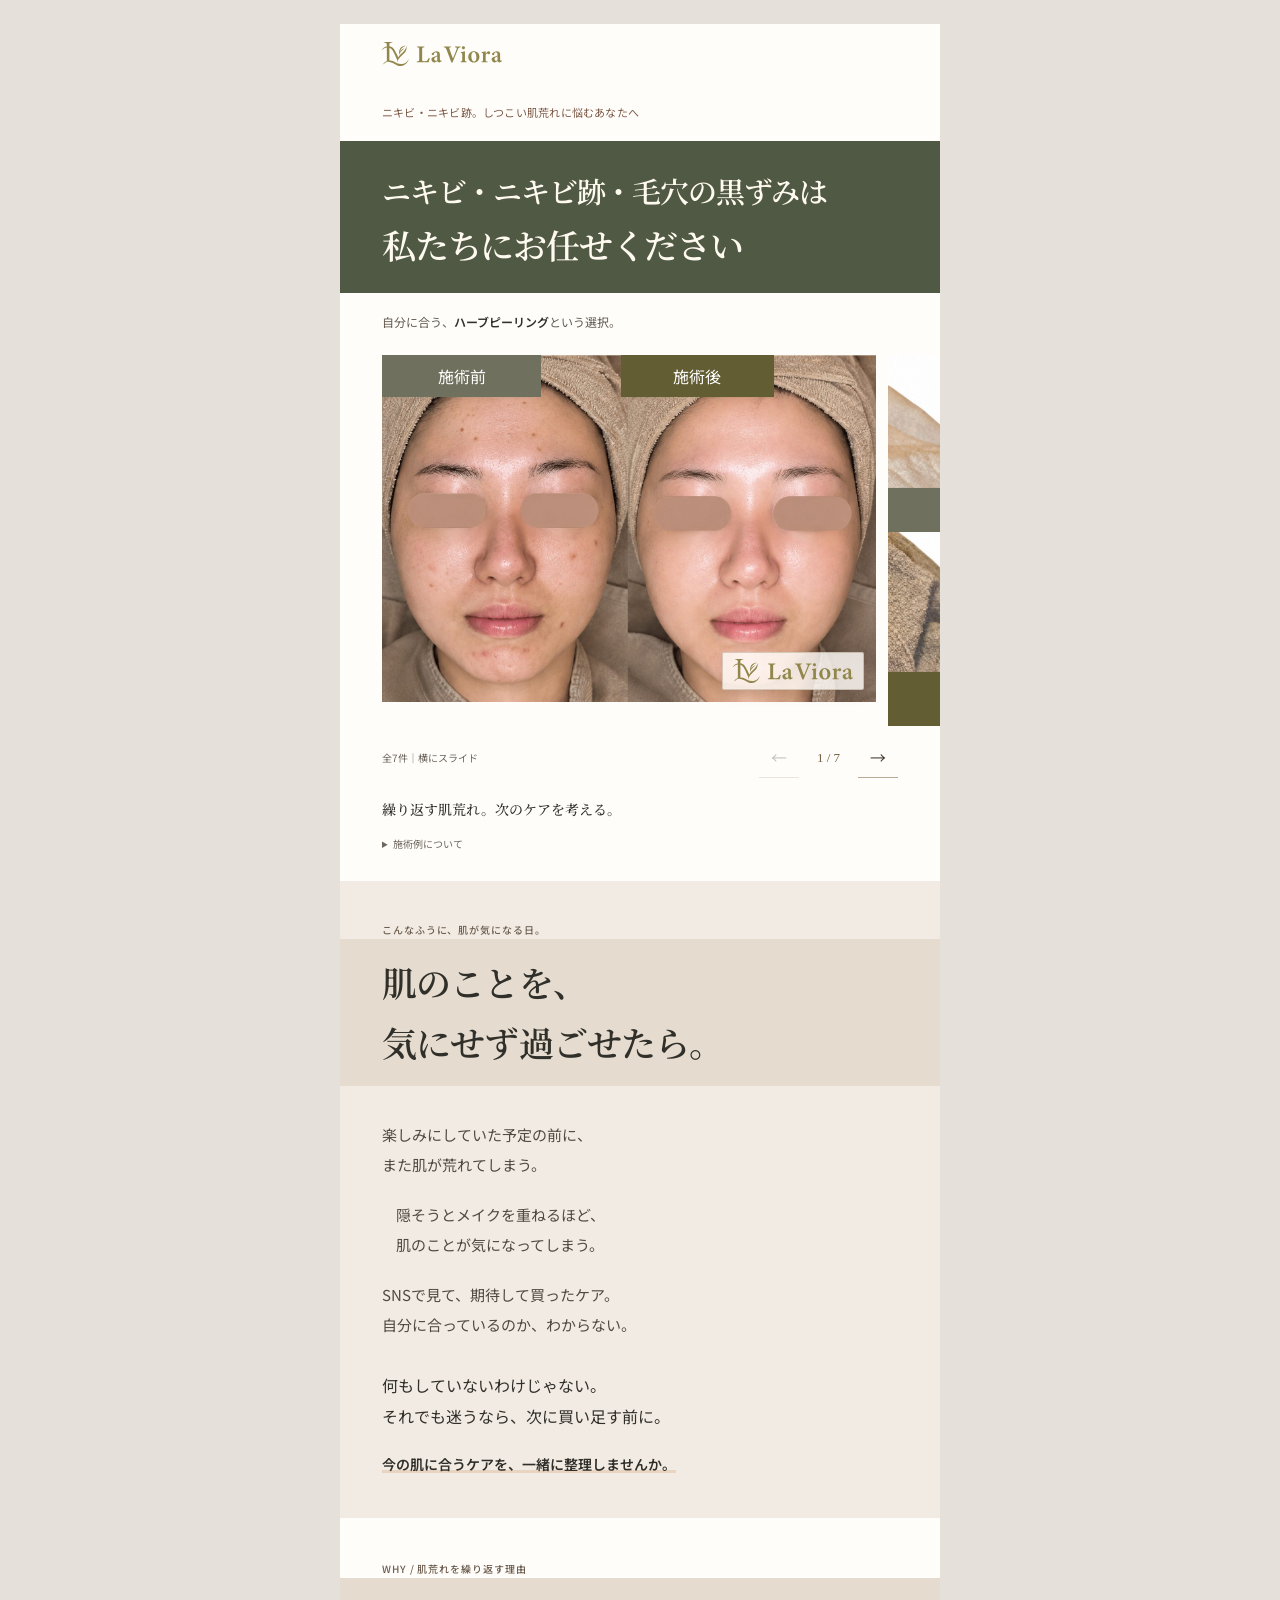
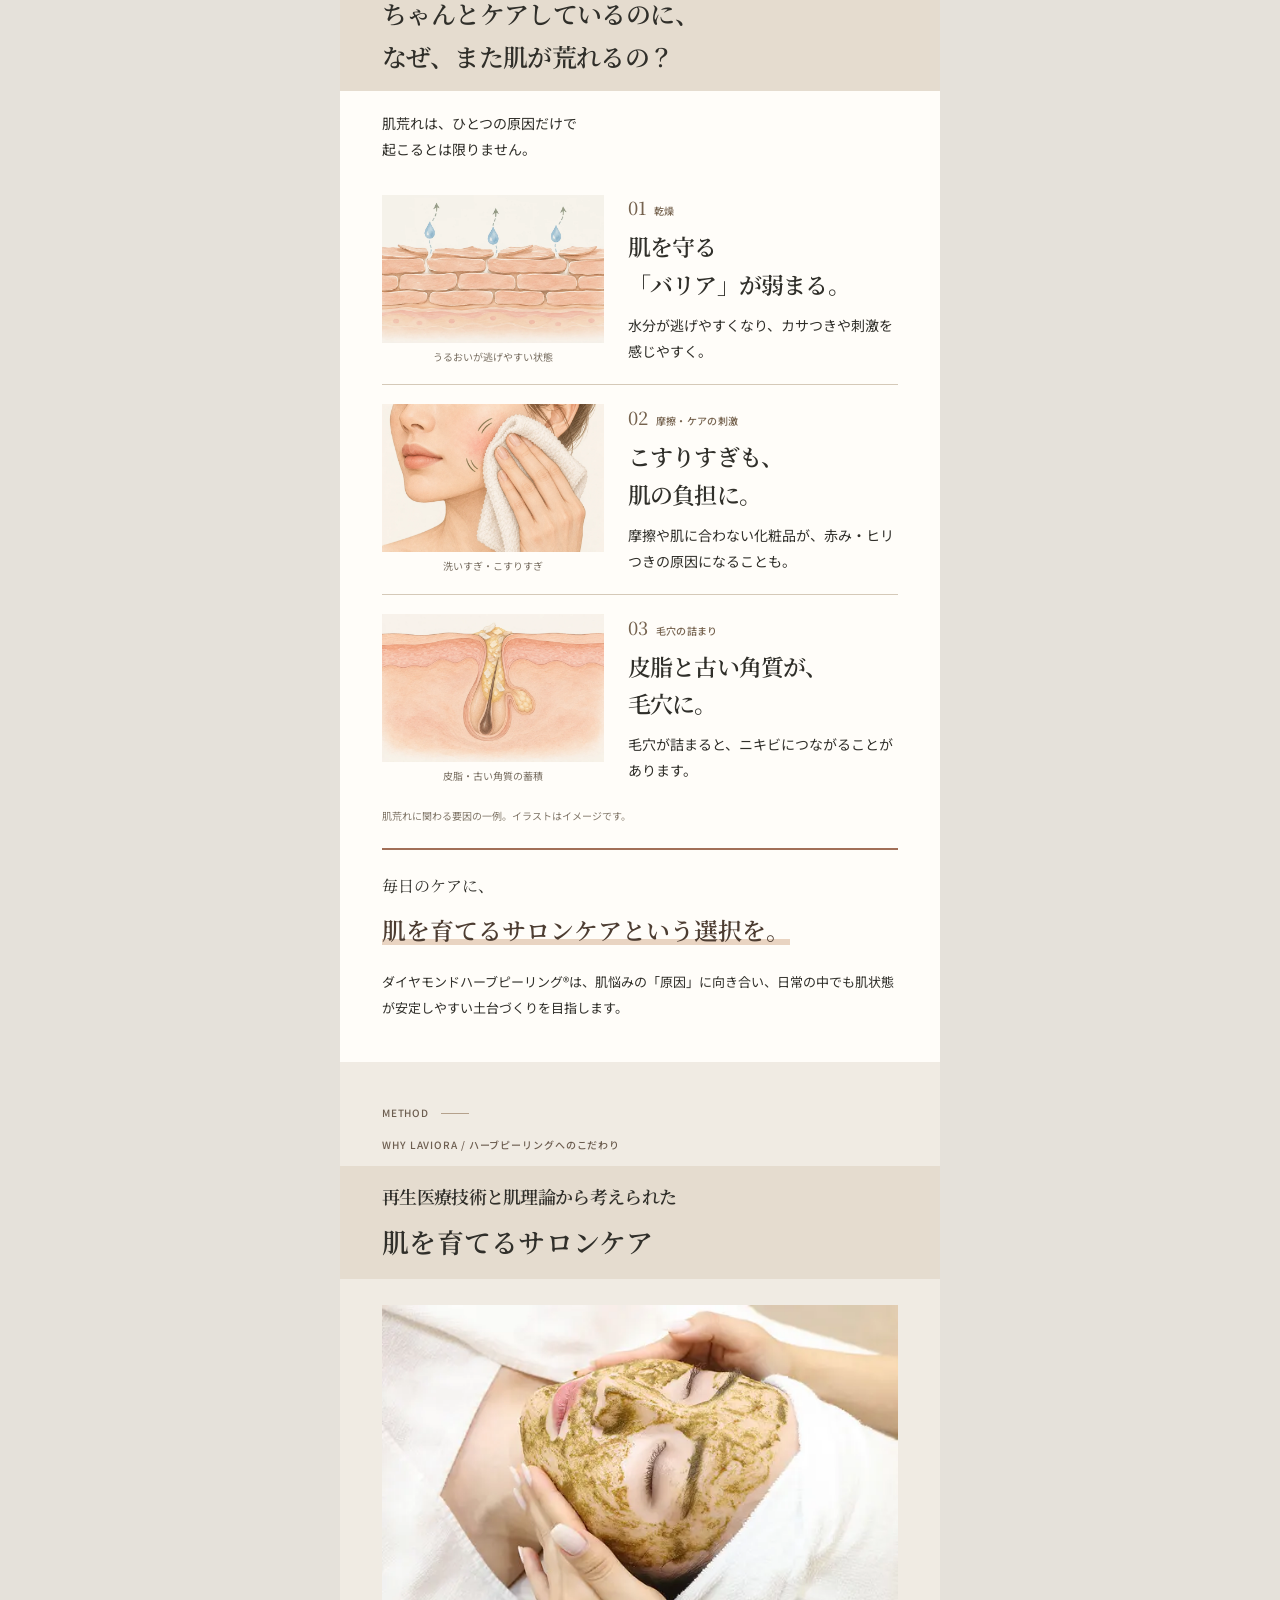
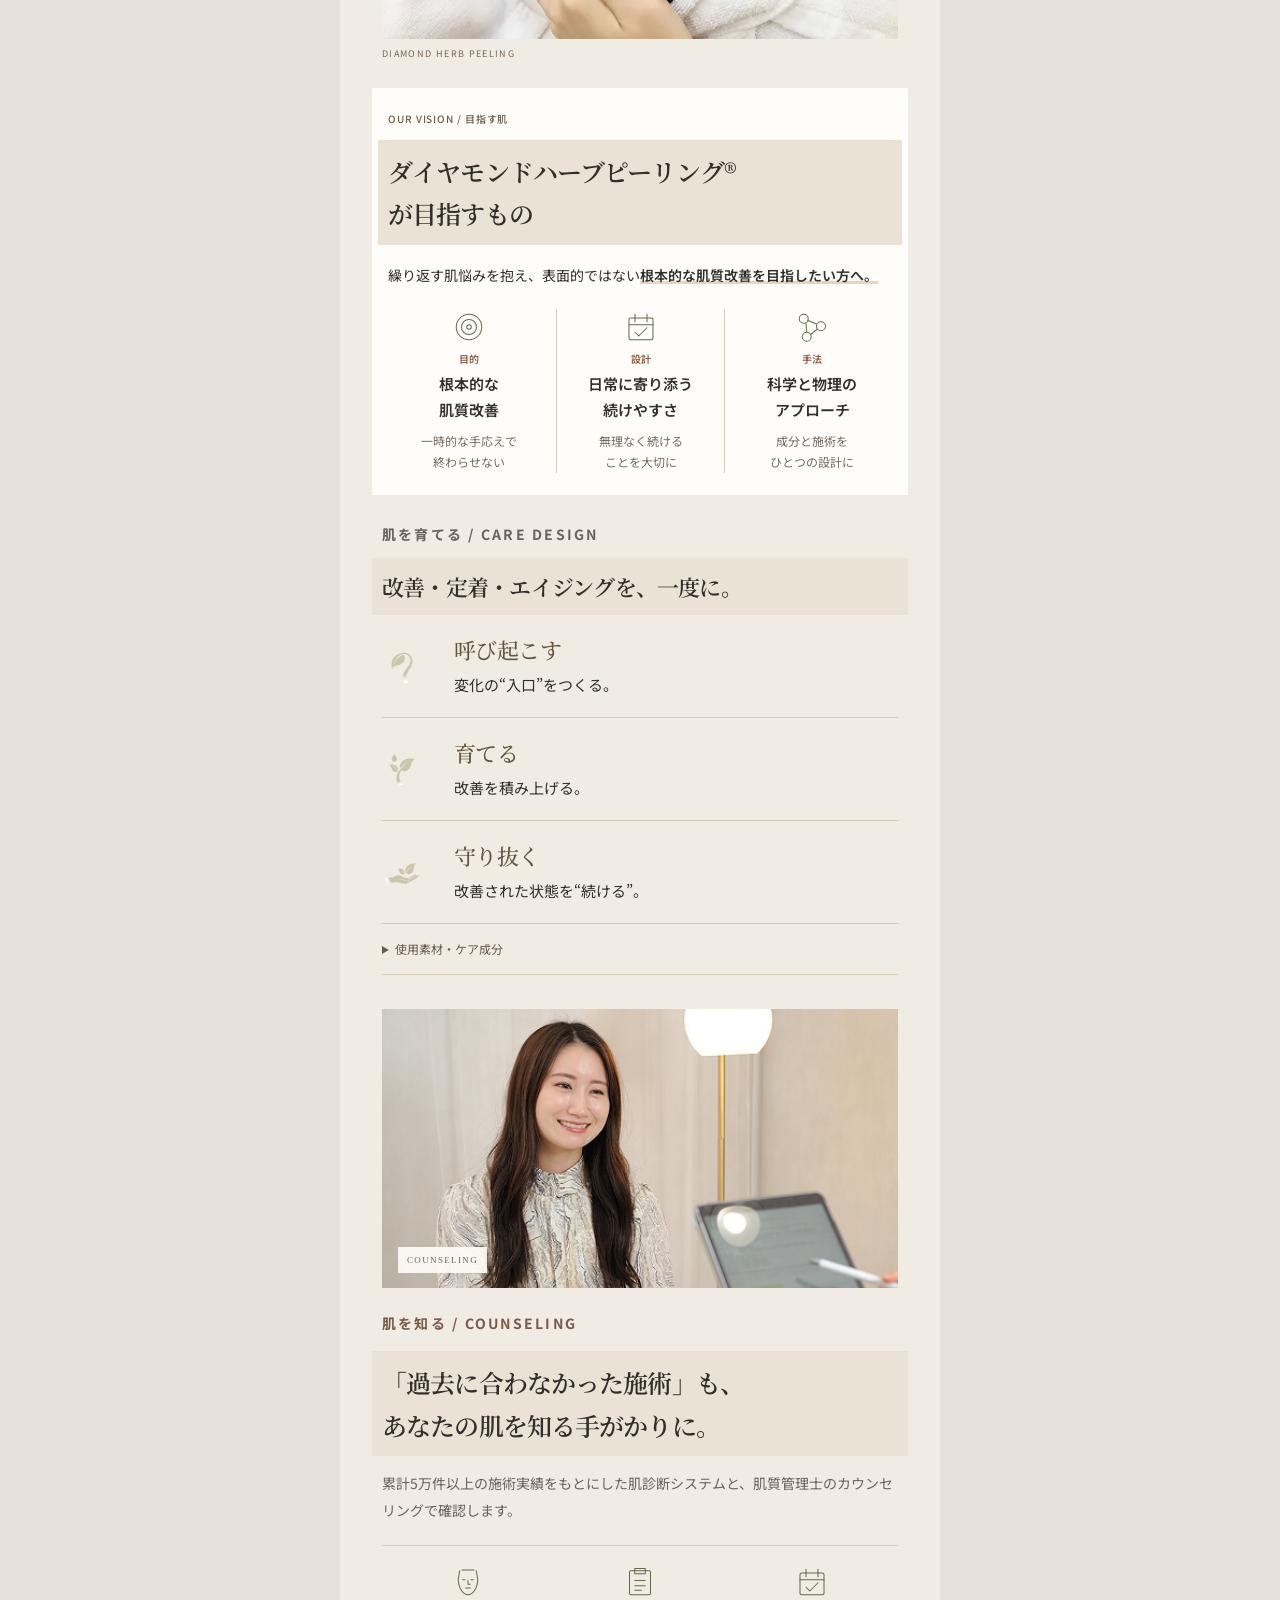
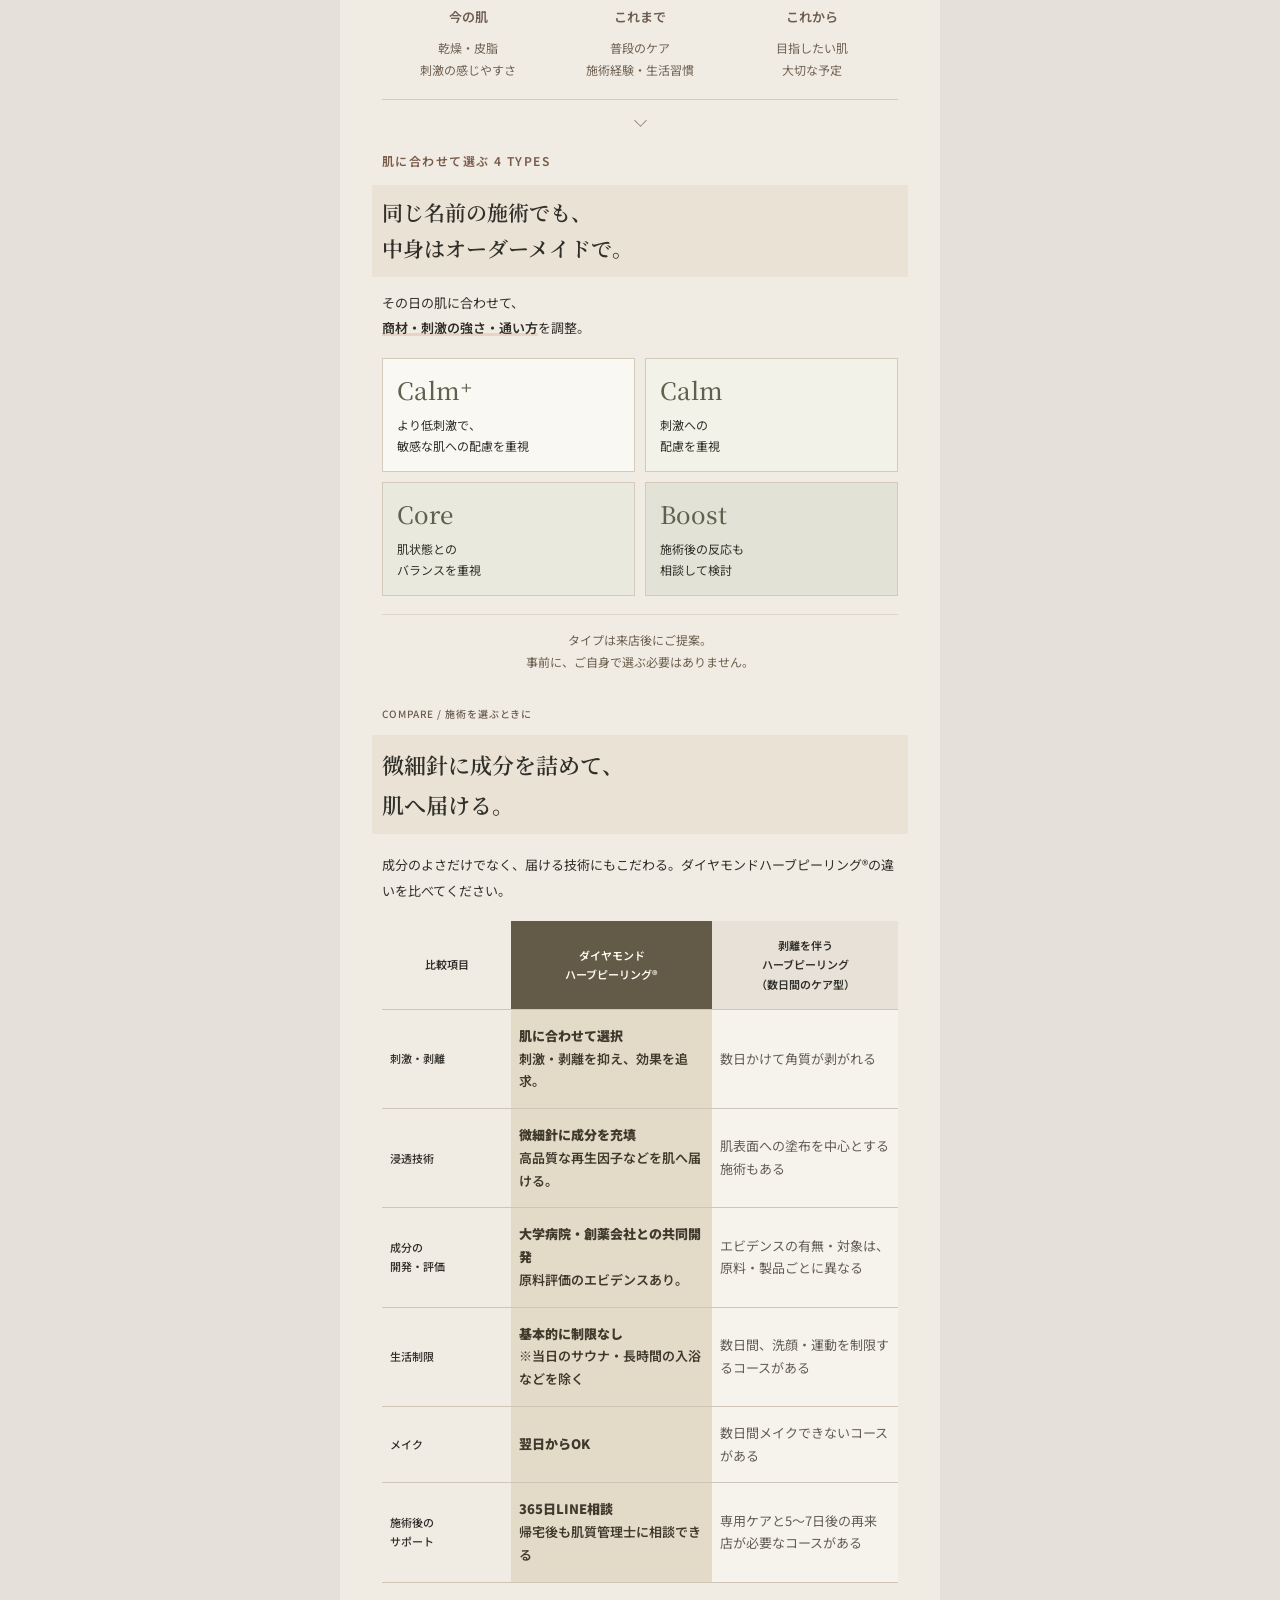
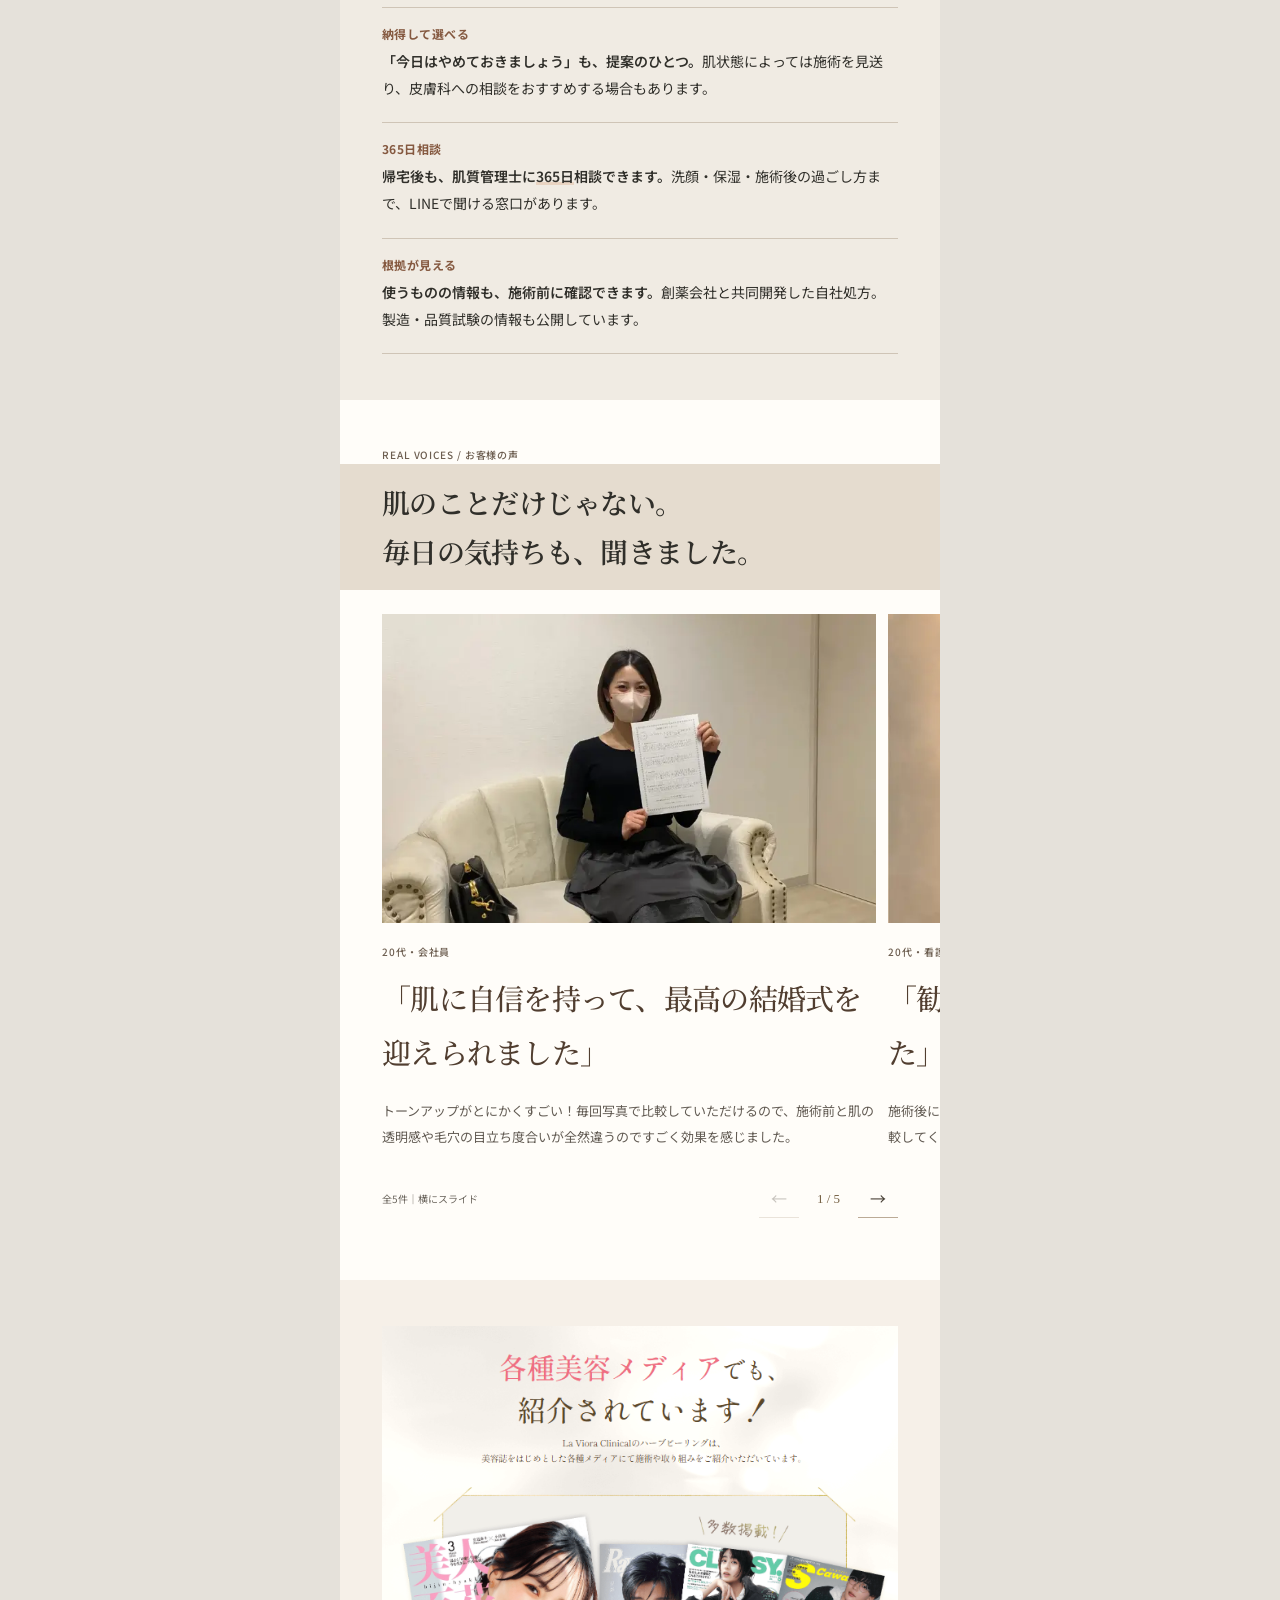
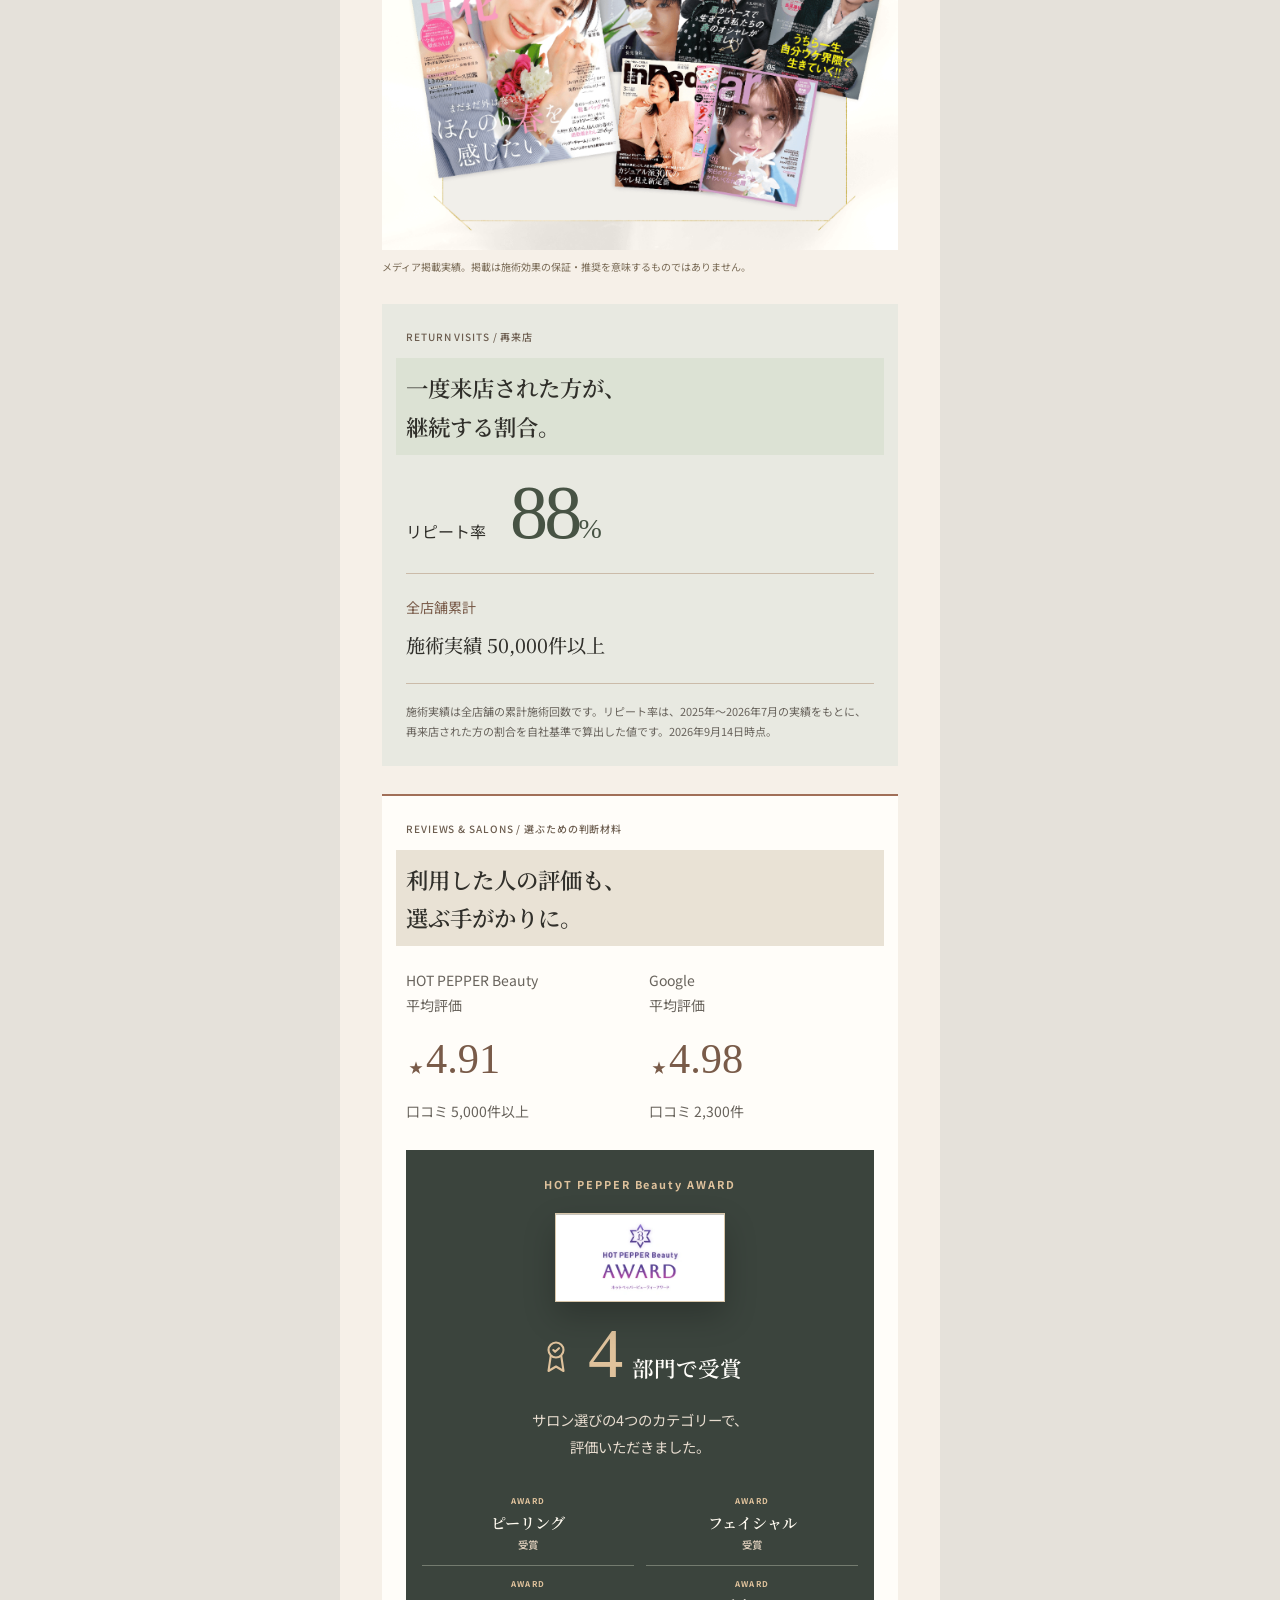
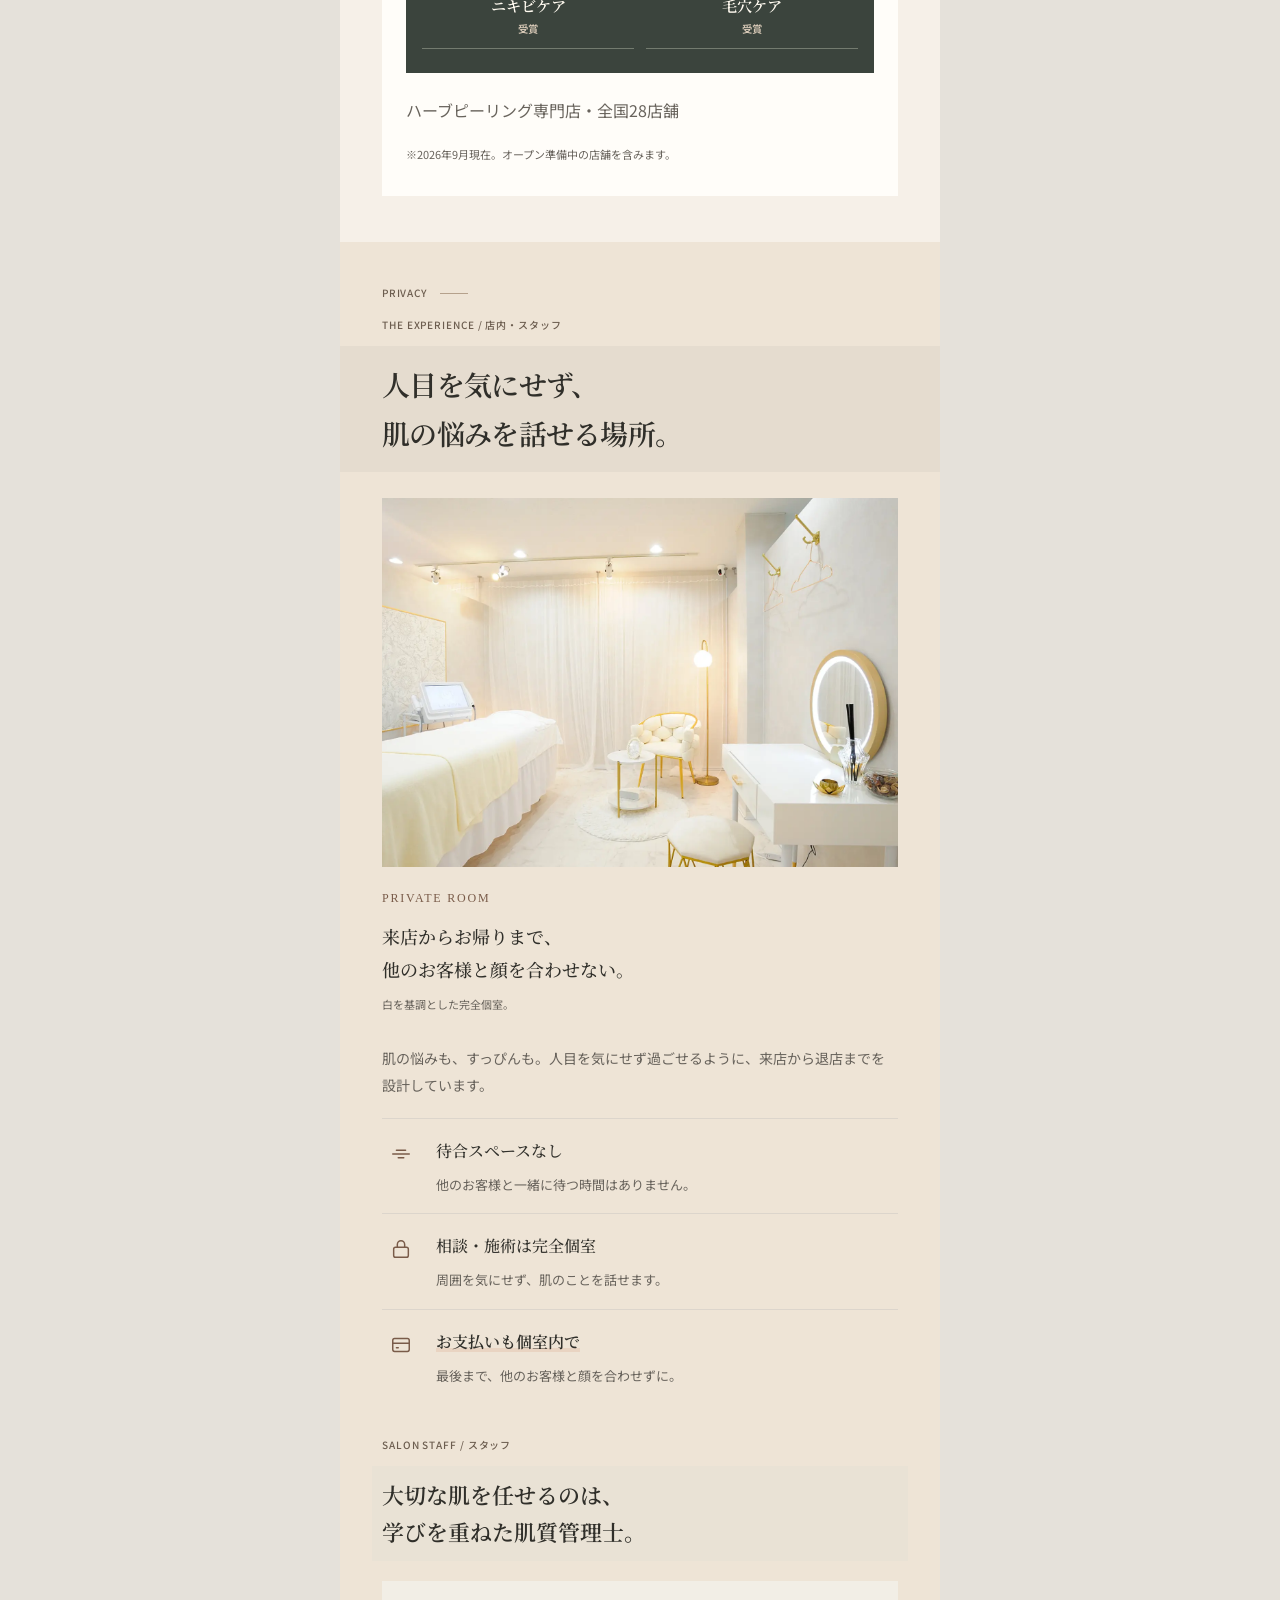
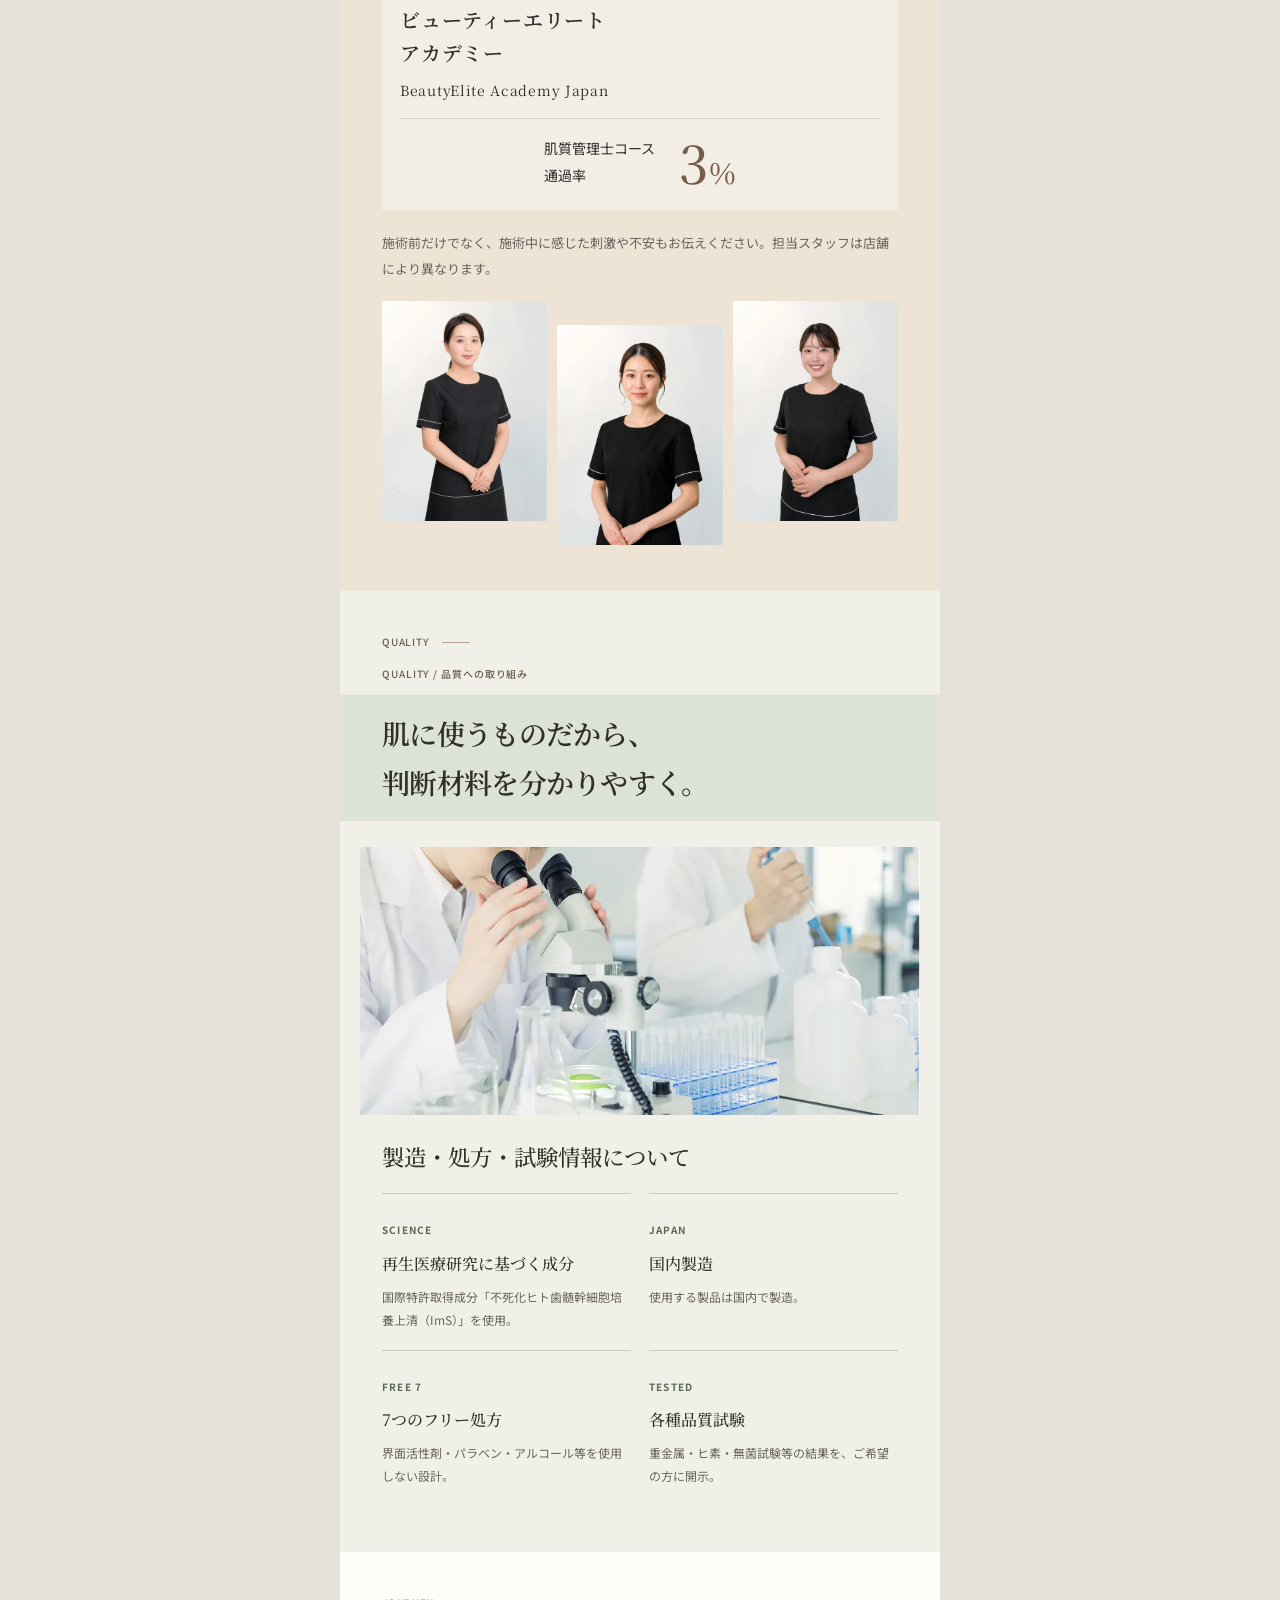
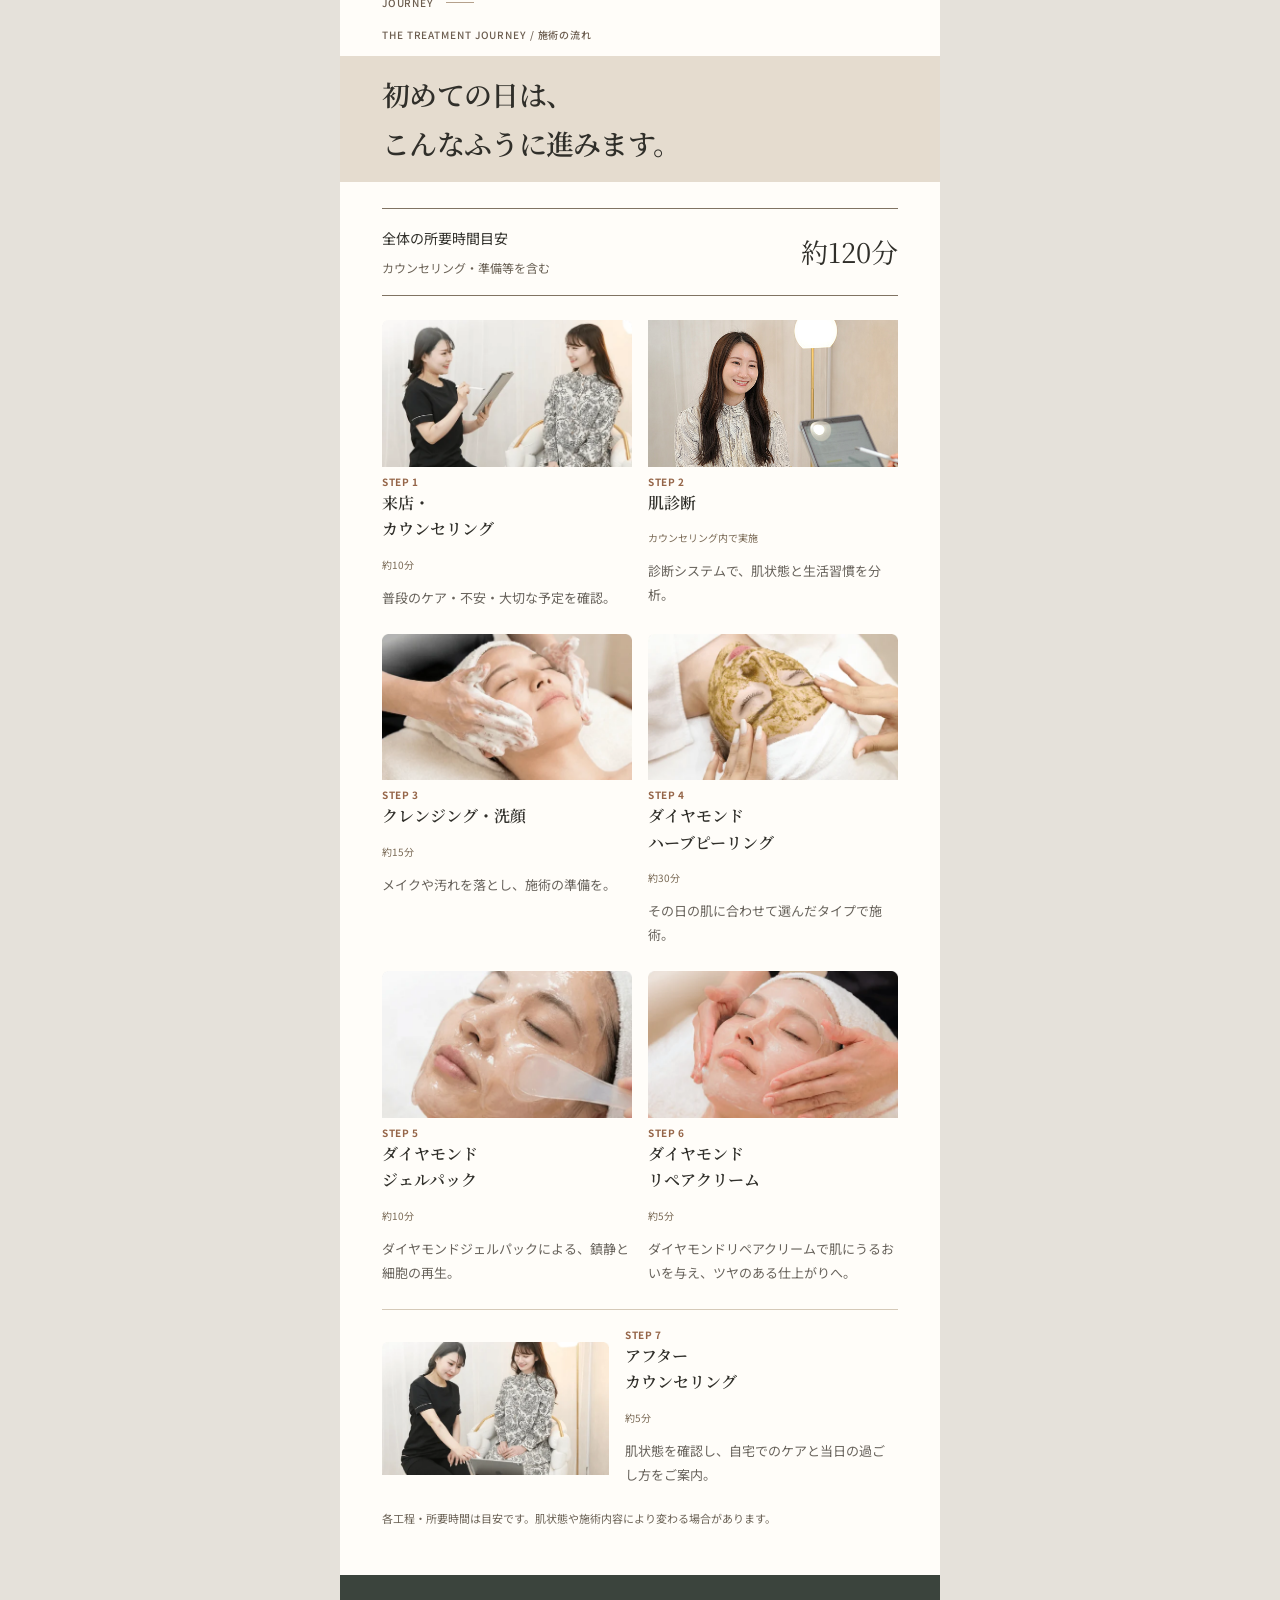
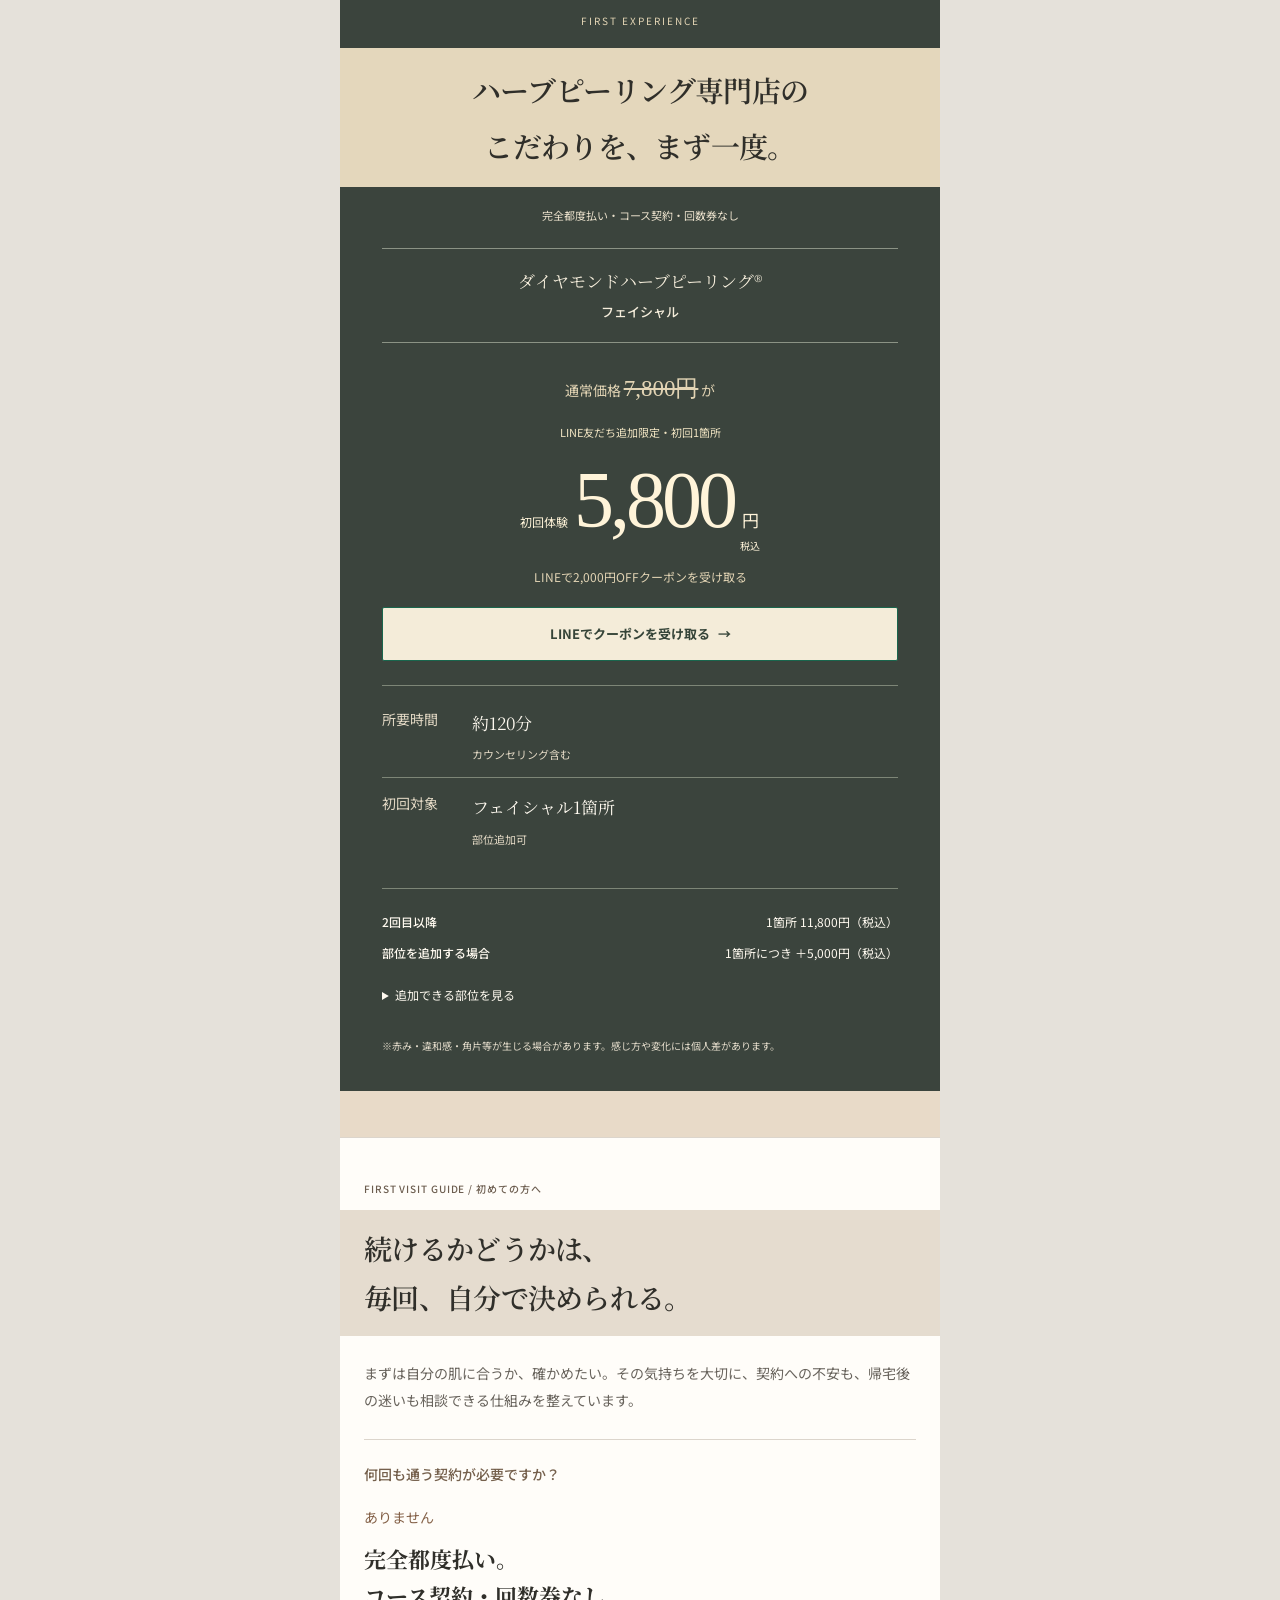
<file: LaViora_Meta広告v3/index.html>
<!doctype html>
<html lang="ja">
  <head>
    <meta charset="utf-8" />
    <meta content="width=device-width,initial-scale=1" name="viewport" />
    <link as="image" href="images/logo.svg" rel="preload" />
    <link
      as="style"
      href="https://fonts.googleapis.com/css2?family=Noto+Sans+JP:wght@400;500;600;700&amp;family=Noto+Serif+JP:wght@400;500;600&amp;display=swap"
      rel="preload"
    />
    <title>ニキビ・ニキビ跡・毛穴の黒ずみは私たちにお任せください｜La Viora Clinical</title>
    <meta
      content="ニキビ・ニキビ跡が気になる肌に、今の自分に合うケアを。施術例とお客様の声、肌診断・施術・都度払いの料金をご紹介します。"
      name="description"
    />
    <meta
      content="ニキビ・ニキビ跡・毛穴の黒ずみは、私たちにお任せください。"
      property="og:title"
    />
    <meta content="La Viora Clinical" property="og:description" />
    <meta content="website" property="og:type" />
    <meta content="images/og-card.png" property="og:image" />
    <meta content="1536" property="og:image:width" />
    <meta content="1024" property="og:image:height" />
    <meta content="La Viora Clinical 記事LP" property="og:image:alt" />
    <meta content="summary_large_image" name="twitter:card" />
    <meta content="ニキビ・ニキビ跡・毛穴の黒ずみは、私たちにお任せください。" name="twitter:title" />
    <meta
      content="ニキビ・ニキビ跡が気になる肌に、今の自分に合うケアを。"
      name="twitter:description"
    />
    <meta content="images/og-card.png" name="twitter:image" />
    <link href="https://fonts.googleapis.com" rel="preconnect" />
    <link
      crossorigin="anonymous"
      href="https://fonts.gstatic.com"
      rel="preconnect"
    />
    <link
      as="image"
      fetchpriority="high"
      href="images/case-v5-06.jpg"
      rel="preload"
    />
    <link
      href="https://fonts.googleapis.com/css2?family=Noto+Sans+JP:wght@400;500;600;700&amp;family=Noto+Serif+JP:wght@400;500;600&amp;display=swap"
      rel="stylesheet"
    />
    <link
      href="assets/site-compact.css?v=reassurance-weight-1"
      rel="stylesheet"
    />
    <link href="apple-touch-icon.png?v=20260924" rel="icon" type="image/png" sizes="180x180" />
    <link href="apple-touch-icon.png?v=20260924" rel="apple-touch-icon" sizes="180x180" />
    <meta name="robots" content="noindex,follow" />
    <link rel="stylesheet" href="assets/site-v2.css?v=2" />
    <link rel="stylesheet" href="assets/editorial-v2.css?v=2" />
    <link rel="stylesheet" href="assets/first-view-v2.css?v=4" />
    <link rel="stylesheet" href="assets/audit-v2.css?v=13" />
    <link rel="stylesheet" href="assets/human-editorial.css?v=4" />
    <link rel="stylesheet" href="assets/visual-guide-v3.css?v=3" />
  </head>
  <body class="v2 audit-v2 visual-v3">
    <header class="header">
      <img
          alt="La Viora Clinical"
          height="35"
          src="images/logo.svg"
          width="142"
      />
    </header>
    <main id="main">
      <section class="v2-hero hero-editorial audit-hero" id="top">
        <div class="wrap">
          <p class="hero-kicker">ニキビ・ニキビ跡。しつこい肌荒れに悩むあなたへ</p>
          <h1 class="catch-band hero-catch"><span>ニキビ・ニキビ跡・毛穴の黒ずみは</span><br /><span>私たちにお任せください</span></h1>
          <p class="hero-treatment">
            自分に合う、<b>ハーブピーリング</b>という選択。
          </p>
          <div id="results">
            <h2 class="visually-hidden">La Vioraのお客様の施術例</h2>
            <div
              class="swipe-gallery case-gallery"
              id="case-gallery"
              tabindex="0"
              role="region"
              aria-label="施術例7件のスライド"
            >
              <figure class="case gallery-slide" data-case="7">
                <div class="case-kicker">
                  <span>SKIN JOURNAL</span><b>シミ・色素沈着</b>
                </div>
                <div class="case-media side">
                  <img
                    alt="施術前（左）と施術後（右）の肌状態の一例"
                    decoding="async"
                    height="1051"
                    fetchpriority="high"
                    src="images/case-v5-06.jpg"
                    width="1496"
                  /><span
                    class="case-photo-label"
                    style="left: 0%; top: 0%; width: 32.2%; height: 12.1%"
                    >施術前</span
                  ><span
                    class="case-photo-label is-after"
                    style="left: 48.4%; top: 0%; width: 30.9%; height: 12.1%"
                    >施術後</span
                  >
                </div>
              </figure>
              <figure class="case gallery-slide" data-case="3">
                <div class="case-kicker">
                  <span>SKIN JOURNAL</span><b>ニキビ・ニキビ跡</b>
                </div>
                <div class="case-media stacked">
                  <img
                    alt="施術前（上）と施術後（下）の肌状態の一例"
                    decoding="async"
                    height="1086"
                    loading="lazy"
                    src="images/case-v5-02.jpg"
                    width="1448"
                  /><span
                    class="case-photo-label"
                    style="left: 0%; top: 35.8%; width: 33.4%; height: 11.9%"
                    >施術前</span
                  ><span
                    class="case-photo-label is-after"
                    style="left: 0%; top: 85.4%; width: 33.8%; height: 14.6%"
                    >施術後</span
                  >
                </div>
              </figure>
              <figure class="case gallery-slide" data-case="4">
                <div class="case-kicker">
                  <span>SKIN JOURNAL</span><b>ニキビ・ニキビ跡</b>
                </div>
                <div class="case-media stacked">
                  <img
                    alt="施術前（上）と施術後（下）の肌状態の一例"
                    decoding="async"
                    height="1051"
                    loading="lazy"
                    src="images/case-v5-03.jpg"
                    width="1497"
                  /><span
                    class="case-photo-label"
                    style="left: 0%; top: 35.1%; width: 33.7%; height: 12.7%"
                    >施術前</span
                  ><span
                    class="case-photo-label is-after"
                    style="left: 0%; top: 86.6%; width: 32.9%; height: 13.4%"
                    >施術後</span
                  >
                </div>
              </figure>
              <figure class="case gallery-slide" data-case="5">
                <div class="case-kicker">
                  <span>SKIN JOURNAL</span><b>ニキビ跡・色素沈着</b>
                </div>
                <div class="case-media stacked">
                  <img
                    alt="施術前（上）と施術後（下）の肌状態の一例"
                    decoding="async"
                    height="1050"
                    loading="lazy"
                    src="images/case-v5-04.jpg"
                    width="1498"
                  /><span
                    class="case-photo-label"
                    style="left: 0%; top: 34.9%; width: 35.1%; height: 13.2%"
                    >施術前</span
                  ><span
                    class="case-photo-label is-after"
                    style="left: 0%; top: 87%; width: 35.1%; height: 13%"
                    >施術後</span
                  >
                </div>
              </figure>
              <figure class="case gallery-slide" data-case="2">
                <div class="case-kicker">
                  <span>SKIN JOURNAL</span><b>毛穴</b>
                </div>
                <div class="case-media stacked">
                  <img
                    alt="施術前（上）と施術後（下）の肌状態の一例"
                    decoding="async"
                    height="1118"
                    loading="lazy"
                    src="images/case-v41-pores.jpg"
                    width="1600"
                  /><span
                    class="case-photo-label"
                    style="left: 0%; top: 0%; width: 32%; height: 12%"
                    >施術前</span
                  ><span
                    class="case-photo-label is-after"
                    style="left: 0%; top: 50.55%; width: 32.3%; height: 12.1%"
                    >施術後</span
                  >
                </div>
              </figure>
              <figure class="case gallery-slide" data-case="6">
                <div class="case-kicker">
                  <span>SKIN JOURNAL</span><b>シミ・炎症</b>
                </div>
                <div class="case-media side">
                  <img
                    alt="施術前（左）と施術後（右）の肌状態の一例"
                    decoding="async"
                    height="1120"
                    loading="lazy"
                    src="images/case-v5-05.jpg"
                    width="1600"
                  /><span
                    class="case-photo-label"
                    style="left: 0%; top: 0%; width: 31.1%; height: 11.2%"
                    >施術前</span
                  ><span
                    class="case-photo-label is-after"
                    style="left: 50.1%; top: 0%; width: 31.5%; height: 11.2%"
                    >施術後</span
                  >
                </div>
              </figure>
              <figure class="case gallery-slide" data-case="1">
                <div class="case-kicker">
                  <span>SKIN JOURNAL</span><b>赤み・ニキビ跡</b>
                </div>
                <div class="case-media side">
                  <img
                    alt="施術前（左）と施術後（右）の肌状態の一例"
                    decoding="async"
                    height="1120"
                    loading="lazy"
                    src="images/case-v5-01.jpg"
                    width="1600"
                  /><span
                    class="case-photo-label"
                    style="left: 0%; top: 0%; width: 32.5%; height: 12.1%"
                    >施術前</span
                  ><span
                    class="case-photo-label is-after"
                    style="left: 51.6%; top: 0%; width: 32.9%; height: 12.1%"
                    >施術後</span
                  >
                </div>
              </figure>
            </div>
            <div class="gallery-controls">
              <p>全7件｜横にスライド</p>
              <div>
                <button
                  type="button"
                  data-gallery-prev="case-gallery"
                  aria-label="前のスライドへ"
                >
                  ←</button
                ><span data-gallery-count="case-gallery" aria-live="polite"
                  >1 / 7</span
                ><button
                  type="button"
                  data-gallery-next="case-gallery"
                  aria-label="次のスライドへ"
                >
                  →
                </button>
              </div>
            </div>
          </div>
          <p class="v2-scroll" id="hero-cta">繰り返す肌荒れ。次のケアを考える。</p>
          <details class="audit-case-note">
            <summary>施術例について</summary>
            <p>
              「施術後」は継続施術後の来店時の写真を含み、施術直後とは限りません。施術期間・回数は症例により異なり、変化には個人差があります。
            </p>
          </details>
        </div>
      </section>
      <section class="section v2-empathy" id="empathy">
        <div class="wrap">
          <p class="eyebrow">こんなふうに、肌が気になる日。</p>
          <h2 class="catch-band">肌のことを、<br />気にせず過ごせたら。</h2>
          <ul class="v2-thoughts">
            <li>楽しみにしていた予定の前に、<br />また肌が荒れてしまう。</li>
            <li>
              隠そうとメイクを重ねるほど、<br />肌のことが気になってしまう。
            </li>
            <li>
              SNSで見て、期待して買ったケア。<br />自分に合っているのか、わからない。
            </li>
          </ul>
          <p>
            何もしていないわけじゃない。<br />それでも迷うなら、次に<span
              class="keep-short"
              >買い足す前に。</span
            >
          </p>
          <p class="v2-emphasis">
            <mark class="copy-highlight"
              >今の肌に合うケアを、一緒に整理しませんか。</mark
            >
          </p>
        </div>
      </section>
      <section class="section v2-causes compact-skin" id="homecare">
        <div class="wrap">
          <p class="eyebrow">WHY / 肌荒れを繰り返す理由</p>
          <h2 class="catch-band">ちゃんとケアしているのに、<br />なぜ、また肌が荒れるの？</h2>
          <p class="compact-skin-intro">肌荒れは、ひとつの原因だけで<br />起こるとは限りません。</p>
          <div class="skin-causes">
            <article class="skin-cause">
              <figure class="cause-illustration">
                <img src="images/skin-dryness-v3.webp" width="1536" height="1024" loading="lazy" decoding="async" alt="角層のすき間から水分が逃げる様子を表したイラスト" />
                <figcaption>うるおいが逃げやすい状態</figcaption>
              </figure>
              <div class="cause-copy">
                <p class="skin-cause-label"><span>01</span> 乾燥</p>
                <h3>肌を守る<br />「バリア」が弱まる。</h3>
                <p>水分が逃げやすくなり、<br />カサつきや刺激を感じやすく。</p>
              </div>
            </article>
            <article class="skin-cause">
              <figure class="cause-illustration">
                <img src="images/skin-friction-v3.webp" width="1536" height="1024" loading="lazy" decoding="async" alt="タオルで肌を強くこする摩擦を表したイラスト" />
                <figcaption>洗いすぎ・こすりすぎ</figcaption>
              </figure>
              <div class="cause-copy">
                <p class="skin-cause-label"><span>02</span> 摩擦・ケアの刺激</p>
                <h3>こすりすぎも、<br />肌の負担に。</h3>
                <p>摩擦や肌に合わない化粧品が、<br />赤み・ヒリつきの原因になることも。</p>
              </div>
            </article>
            <article class="skin-cause">
              <figure class="cause-illustration">
                <img src="images/skin-pores-v3.webp" width="1536" height="1024" loading="lazy" decoding="async" alt="皮脂と古い角質が毛穴に詰まった状態を表したイラスト" />
                <figcaption>皮脂・古い角質の蓄積</figcaption>
              </figure>
              <div class="cause-copy">
                <p class="skin-cause-label"><span>03</span> 毛穴の詰まり</p>
                <h3>皮脂と古い角質が、<br />毛穴に。</h3>
                <p>毛穴が詰まると、<br />ニキビにつながることがあります。</p>
              </div>
            </article>
          </div>
          <p class="visual-caption">肌荒れに関わる要因の一例。イラストはイメージです。</p>
          <div class="skin-cause-takeaway">
            <p class="audit-bridge">
              毎日のケアに、<br /><strong class="salon-care-emphasis"><mark class="copy-highlight"><span>肌を育てるサロンケア</span><span>という選択を。</span></mark></strong>
            </p>
            <p>ダイヤモンドハーブピーリング®は、肌悩みの「原因」に向き合い、日常の中でも肌状態が安定しやすい土台づくりを目指します。</p>
          </div>
        </div>
      </section>
      <section class="section solution" id="solution">
        <div class="wrap wrap--wide">
          <header class="section-heading">
            <div aria-hidden="true" class="section-index section-label"><span>METHOD</span><i></i></div>
            <div>
              <p class="eyebrow">WHY LAVIORA / ハーブピーリングへのこだわり</p>
              <h2 class="method-title catch-band">
                <span class="method-title-context"><span>再生医療技術と肌理論から</span><span>考えられた</span></span>
                <span class="method-title-main">肌を育てるサロンケア</span>
              </h2>
            </div>
          </header>
          <figure class="method-cover">
            <img src="images/03_treatment_herb.webp" width="610" height="394" loading="lazy" decoding="async" alt="ダイヤモンドハーブピーリングの施術風景" />
            <figcaption>DIAMOND HERB PEELING</figcaption>
          </figure>
          <div class="peeling-vision">
            <p class="eyebrow">OUR VISION / 目指す肌</p>
            <h3 class="catch-band catch-band--sub vision-catch"><span>ダイヤモンドハーブピーリング®</span><br />が目指すもの</h3>
            <p class="vision-message">繰り返す肌悩みを抱え、表面的ではない<br /><mark class="copy-highlight">根本的な肌質改善を目指したい方へ。</mark></p>
            <dl class="vision-pillars">
              <div>
                <dt><svg viewBox="0 0 48 48" aria-hidden="true"><circle cx="24" cy="24" r="17"/><circle cx="24" cy="24" r="10"/><circle cx="24" cy="24" r="3"/></svg><span>目的</span>根本的な<br />肌質改善</dt>
                <dd>一時的な手応えで<br />終わらせない</dd>
              </div>
              <div>
                <dt><svg viewBox="0 0 48 48" aria-hidden="true"><rect x="8" y="12" width="32" height="29" rx="2"/><path d="M8 21h32M16 7v10M32 7v10m-16 14 5 5 11-11"/></svg><span>設計</span>日常に寄り添う<br />続けやすさ</dt>
                <dd>無理なく続ける<br />ことを大切に</dd>
              </div>
              <div>
                <dt><svg viewBox="0 0 48 48" aria-hidden="true"><circle cx="13" cy="13" r="6"/><circle cx="36" cy="23" r="6"/><circle cx="17" cy="37" r="6"/><path d="m18 15 12 5m1 7-9 7m-6-15 1 12"/></svg><span>手法</span>科学と物理の<br />アプローチ</dt>
                <dd>成分と施術を<br />ひとつの設計に</dd>
              </div>
            </dl>
          </div>
          <div class="reason-grid">
            <article class="reason-card care-story">
              <div>
                <p class="reason-number">肌を育てる / CARE DESIGN</p>
                <div class="method-philosophy">
                  <h3 class="catch-band catch-band--sub philosophy-catch">改善・定着・エイジングを、一度に。</h3>
                </div>
                <div class="method-principles">
                  <section class="method-principle">
                    <img class="principle-icon" src="images/care-principle-1.svg" width="48" height="48" alt="" loading="lazy" />
                    <div class="principle-copy">
                      <h4 class="method-principle-label">呼び起こす</h4>
                      <p>変化の“入口”をつくる。</p>
                    </div>
                  </section>
                  <section class="method-principle">
                    <img class="principle-icon" src="images/care-principle-2.svg" width="48" height="48" alt="" loading="lazy" />
                    <div class="principle-copy">
                      <h4 class="method-principle-label">育てる</h4>
                      <p>改善を積み上げる。</p>
                    </div>
                  </section>
                  <section class="method-principle">
                    <img class="principle-icon" src="images/care-principle-3.svg" width="48" height="48" alt="" loading="lazy" />
                    <div class="principle-copy">
                      <h4 class="method-principle-label">守り抜く</h4>
                      <p>改善された状態を“続ける”。</p>
                    </div>
                  </section>
                </div>
                <details class="material-details">
                  <summary>使用素材・ケア成分</summary>
                  <dl>
                    <div><dt>呼び起こす</dt><dd>リブスピキュール™</dd></div>
                    <div><dt>育てる</dt><dd>ImS：不死化ヒト歯髄幹細胞培養上清</dd></div>
                    <div><dt>守り抜く</dt><dd>フラーレン・SOD・植物エキス・ヒアルロン酸・コラーゲン・ベタイン等</dd></div>
                  </dl>
                </details>
              </div>
            </article>
            <article class="reason-card counseling-story">
              <figure>
                <img alt="肌状態についてカウンセリングを受ける様子" decoding="async" height="300" loading="lazy" src="images/consultation-real.jpg" width="480" />
                <figcaption>COUNSELING</figcaption>
              </figure>
              <div>
                <p class="reason-number">肌を知る / COUNSELING</p>
                <h3 class="catch-band catch-band--sub counseling-catch">「過去に合わなかった施術」も、<br />あなたの肌を知る手がかりに。</h3>
                <p class="consultation-lead">累計5万件以上の施術実績をもとにした肌診断システムと、肌質管理士のカウンセリングで確認します。</p>
                <dl class="audit-consultation">
                  <div>
                    <dt><svg viewBox="0 0 48 48" aria-hidden="true"><path d="M16 8h16M13 9l-2 11c0 13 7 21 13 21s13-8 13-21L35 9M17 21h3m8 0h3m-10 11h6"/><path d="M24 22v5h3"/></svg>今の肌</dt>
                    <dd>乾燥・皮脂<br />刺激の感じやすさ</dd>
                  </div>
                  <div>
                    <dt><svg viewBox="0 0 48 48" aria-hidden="true"><rect x="10" y="9" width="28" height="32" rx="2"/><path d="M17 6h14v7H17zM17 22h14M17 29h14M17 35h9"/></svg>これまで</dt>
                    <dd>普段のケア<br />施術経験・生活習慣</dd>
                  </div>
                  <div>
                    <dt><svg viewBox="0 0 48 48" aria-hidden="true"><rect x="8" y="12" width="32" height="29" rx="2"/><path d="M8 21h32M16 7v10M32 7v10m-16 14 5 5 11-11"/></svg>これから</dt>
                    <dd>目指したい肌<br />大切な予定</dd>
                  </div>
                </dl>
                <div id="care-types">
                  <div class="care-choice-intro">
                    <p class="care-choice-kicker">肌に合わせて選ぶ 4 TYPES</p>
                    <h3 class="catch-band catch-band--sub">同じ名前の施術でも、<br />中身はオーダーメイドで。</h3>
                    <p class="care-choice-lead">その日の肌に合わせて、<br /><mark class="copy-highlight">商材・刺激の強さ・通い方</mark>を調整。</p>
                  </div>
                  <dl class="types">
                    <div><dt>Calm⁺</dt><dd>より低刺激で、<br />敏感な肌への配慮を重視</dd></div>
                    <div><dt>Calm</dt><dd>刺激への<br />配慮を重視</dd></div>
                    <div><dt>Core</dt><dd>肌状態との<br />バランスを重視</dd></div>
                    <div><dt>Boost</dt><dd>施術後の反応も<br />相談して検討</dd></div>
                  </dl>
                  <p class="care-choice-note">タイプは来店後にご提案。<br />事前に、ご自身で選ぶ必要はありません。</p>
                </div>
              </div>
            </article>
          </div>
          <div class="peeling-comparison" id="comparison">
            <p class="eyebrow">COMPARE / 施術を選ぶときに</p>
            <h3 class="catch-band catch-band--sub">微細針に成分を詰めて、<br />肌へ届ける。</h3>
            <p class="comparison-intro">
              成分のよさだけでなく、届ける技術にもこだわる。ダイヤモンドハーブピーリング®の違いを比べてください。
            </p>
            <table>
              <caption class="visually-hidden">
                ダイヤモンドハーブピーリングと、剥離・数日間のケア期間を伴うハーブピーリングの比較
              </caption>
              <thead>
                <tr>
                  <th scope="col">比較項目</th>
                  <th scope="col">ダイヤモンド<br />ハーブピーリング®</th>
                  <th scope="col">
                    剥離を伴う<br />ハーブピーリング<br />（数日間のケア型）
                  </th>
                </tr>
              </thead>
              <tbody>
                <tr>
                  <th scope="row">刺激・剥離</th>
                  <td>
                    <strong>肌に合わせて選択</strong
                    ><br />刺激・剥離を抑え、効果を追求。
                  </td>
                  <td>数日かけて角質が剥がれる</td>
                </tr>
                <tr>
                  <th scope="row">浸透技術</th>
                  <td>
                    <strong>微細針に成分を充填</strong
                    ><br />高品質な再生因子などを肌へ届ける。
                  </td>
                  <td>肌表面への塗布を中心とする施術もある</td>
                </tr>
                <tr>
                  <th scope="row">成分の<br />開発・評価</th>
                  <td>
                    <strong>大学病院・創薬会社との共同開発</strong
                    ><br />原料評価のエビデンスあり。
                  </td>
                  <td>
                    エビデンスの有無・対象は、原料・製品ごとに異なる
                  </td>
                </tr>
                <tr>
                  <th scope="row">生活制限</th>
                  <td>
                    <strong>基本的に制限なし</strong
                    ><br />※当日のサウナ・長時間の入浴などを除く
                  </td>
                  <td>数日間、洗顔・運動を制限するコースがある</td>
                </tr>
                <tr>
                  <th scope="row">メイク</th>
                  <td><strong>翌日からOK</strong></td>
                  <td>数日間メイクできないコースがある</td>
                </tr>
                <tr>
                  <th scope="row">施術後の<br />サポート</th>
                  <td>
                    <strong>365日LINE相談</strong
                    ><br />帰宅後も肌質管理士に相談できる
                  </td>
                  <td>専用ケアと5〜7日後の再来店が必要なコースがある</td>
                </tr>
              </tbody>
            </table>
          </div>
          <ul
            class="target-list target-list--features audit-promises"
            id="differences"
          >
            <li>
              <span>納得して選べる</span>
              <p>
                <b>「今日はやめておきましょう」も、提案のひとつ。</b
                ><br />肌状態によっては施術を見送り、皮膚科への相談をおすすめする場合もあります。
              </p>
            </li>
            <li>
              <span>365日相談</span>
              <p>
                <b
                  >帰宅後も、肌質管理士に<mark class="copy-highlight"
                    >365日</mark
                  >相談できます。</b
                ><br />洗顔・保湿・施術後の過ごし方まで、LINEで聞ける窓口があります。
              </p>
            </li>
            <li>
              <span>根拠が見える</span>
              <p>
                <b>使うものの情報も、施術前に確認できます。</b
                ><br />創薬会社と共同開発した自社処方。製造・品質試験の情報も公開しています。
              </p>
            </li>
          </ul>
        </div>
      </section>
      <section class="section v2-voices" id="voices">
        <div class="wrap">
          <p class="eyebrow">REAL VOICES / お客様の声</p>
          <h2 class="catch-band">肌のことだけじゃない。<br />毎日の気持ちも、聞きました。</h2>
          <div
            class="swipe-gallery voice-gallery"
            id="voice-gallery"
            tabindex="0"
            role="region"
            aria-label="お客様の声5名のスライド"
          >
            <article class="v2-voice">
              <img
                src="images/voice-selected-70.webp"
                width="720"
                height="450"
                loading="lazy"
                alt="公式体験談に対応するお客様のアンケート写真"
              />
              <div class="v2-voice-body">
                <p class="eyebrow">20代・会社員</p>
                <blockquote>
                  「肌に自信を持って、最高の結婚式を迎えられました」
                </blockquote>
                <p>
                  トーンアップがとにかくすごい！毎回写真で比較していただけるので、施術前と肌の透明感や毛穴の目立ち度合いが全然違うのですごく効果を感じました。
                </p>
              </div>
            </article>
            <article class="v2-voice">
              <img
                src="images/voice-selected-99.webp"
                width="720"
                height="450"
                loading="lazy"
                alt="公式体験談に対応するお客様のアンケート写真"
              />
              <div class="v2-voice-body">
                <p class="eyebrow">20代・看護師</p>
                <blockquote>「勧誘がないので、安心して通えました」</blockquote>
                <p>
                  施術後に肌がトーンアップして赤みがなくなっていてよかったです。写真も撮って比較してくれるので客観的に効果や変化が実感でき満足です。
                </p>
              </div>
            </article>
            <article class="v2-voice">
              <img
                src="images/voice-selected-66.webp"
                width="720"
                height="450"
                loading="lazy"
                alt="公式体験談に対応するお客様のアンケート写真"
              />
              <div class="v2-voice-body">
                <p class="eyebrow">20代・学生</p>
                <blockquote>「鏡を見るのが嫌じゃなくなりました」</blockquote>
                <p>
                  自信がついた。肌の悩みが改善されて、人と会うときに恥ずかしさや不安がなくなり、心の底から楽しめるようになった!
                </p>
              </div>
            </article>
            <article class="v2-voice">
              <img
                src="images/voice-selected-91.webp"
                width="720"
                height="450"
                loading="lazy"
                alt="公式体験談に対応するお客様のアンケート写真"
              />
              <div class="v2-voice-body">
                <p class="eyebrow">20代・学生</p>
                <blockquote>
                  「迷っているなら、一度受けてみてほしいと思いました」
                </blockquote>
                <p>
                  毎日のスキンケアが楽しくなった。友人や家族、バイト先の人からも「肌きれいになったね」と言われるようになり自信がもてた。
                </p>
              </div>
            </article>
            <article class="v2-voice">
              <img
                src="images/voice-selected-88.webp"
                width="720"
                height="450"
                loading="lazy"
                alt="公式体験談に対応するお客様のアンケート写真"
              />
              <div class="v2-voice-body">
                <p class="eyebrow">20代・学生</p>
                <blockquote>
                  「毎回写真で比較してくれるので、変化を実感しやすいです」
                </blockquote>
                <p>
                  肌がきれいになった!と両親から言ってもらえるようになった。日々一緒に暮らしている両親が言うので、本当にきれいになったんだと実感した。
                </p>
              </div>
            </article>
          </div>
          <div class="gallery-controls">
            <p>全5件｜横にスライド</p>
            <div>
              <button
                type="button"
                data-gallery-prev="voice-gallery"
                aria-label="前のスライドへ"
              >
                ←</button
              ><span data-gallery-count="voice-gallery" aria-live="polite"
                >1 / 5</span
              ><button
                type="button"
                data-gallery-next="voice-gallery"
                aria-label="次のスライドへ"
              >
                →
              </button>
            </div>
          </div>
        </div>
      </section>
      <section class="section first-visit" id="first-visit">
        <div class="wrap">
          <figure class="media-publications">
            <img
              src="images/media-publications.png"
              width="634"
              height="644"
              loading="lazy"
              decoding="async"
              alt="各種美容メディアでも紹介されています。美容誌・ファッション誌の掲載イメージ"
            />
            <figcaption>
              メディア掲載実績。掲載は施術効果の保証・推奨を意味するものではありません。
            </figcaption>
          </figure>
          <article class="repeat-feature">
            <div class="repeat-copy">
              <p class="eyebrow">RETURN VISITS / 再来店</p>
              <h3 class="catch-band catch-band--sub">一度来店された方が、<br />継続する割合。</h3>
              <p class="repeat-number">
                <span>リピート率</span><strong>88<small>%</small></strong>
              </p>
              <p class="repeat-record">
                <span>全店舗累計</span><b>施術実績 50,000件以上</b>
              </p>
              <p class="note">
                施術実績は全店舗の累計施術回数です。リピート率は、2025年〜2026年7月の実績をもとに、再来店された方の割合を自社基準で算出した値です。2026年9月14日時点。
              </p>
            </div>
          </article>
          <div class="trust-facts">
            <p class="eyebrow">REVIEWS &amp; SALONS / 選ぶための判断材料</p>
            <h3 class="catch-band catch-band--sub">利用した人の評価も、<br />選ぶ手がかりに。</h3>
            <dl class="review-scores">
              <div>
                <dt>HOT PEPPER Beauty<br />平均評価</dt>
                <dd><span aria-hidden="true">★</span>4.91</dd>
                <p class="review-count">口コミ 5,000件以上</p>
              </div>
              <div>
                <dt>Google<br />平均評価</dt>
                <dd><span aria-hidden="true">★</span>4.98</dd>
                <p class="review-count">口コミ 2,300件</p>
              </div>
            </dl>

            <div class="review-award" id="award">
              <p class="award-kicker">HOT PEPPER Beauty AWARD</p>
              <div class="review-award-logo">
                <img
                  alt="HOT PEPPER Beauty AWARD"
                  class="review-award-image"
                  decoding="async"
                  height="330"
                  loading="lazy"
                  src="images/optimized-v35/hot-pepper-beauty-award-provided.webp"
                  width="438"
                />
              </div>
              <div class="award-title">
                <svg
                  aria-hidden="true"
                  viewBox="0 0 24 24"
                  width="36"
                  height="36"
                  fill="none"
                  stroke="currentColor"
                  stroke-width="1.4"
                  stroke-linecap="round"
                  stroke-linejoin="round"
                >
                  <circle cx="12" cy="8" r="5"></circle>
                  <path d="M8.5 12 7 22l5-3 5 3-1.5-10"></path>
                  <path d="m10.2 8 1.2 1.2L14 6.8"></path>
                </svg>
                <div><strong>4</strong><span>部門で受賞</span></div>
              </div>
              <p class="award-message">
                サロン選びの4つのカテゴリーで、<br />評価いただきました。
              </p>
              <ul class="award-categories" aria-label="受賞した4部門">
                <li><small>AWARD</small><b>ピーリング</b><span>受賞</span></li>
                <li>
                  <small>AWARD</small><b>フェイシャル</b><span>受賞</span>
                </li>
                <li><small>AWARD</small><b>ニキビケア</b><span>受賞</span></li>
                <li><small>AWARD</small><b>毛穴ケア</b><span>受賞</span></li>
              </ul>
            </div>
            <p class="review-salons">ハーブピーリング専門店・全国28店舗</p>
            <p class="note">※2026年9月現在。オープン準備中の店舗を含みます。</p>
          </div>
        </div>
      </section>
      <section class="section comfort" id="comfort">
        <div class="wrap wrap--wide">
          <header class="section-heading">
            <div aria-hidden="true" class="section-index section-label">
              <span>PRIVACY</span><i></i>
            </div>
            <div>
              <p class="eyebrow">THE EXPERIENCE / 店内・スタッフ</p>
              <h2 class="catch-band">人目を気にせず、<br />肌の悩みを話せる場所。</h2>
            </div>
          </header>
          <figure class="room">
            <img
              alt="白を基調とした施術室。ベッドとドレッサー、椅子がある室内"
              decoding="async"
              height="1075"
              loading="lazy"
              src="images/01_store_private_room.webp"
              width="1536"
            />
            <div class="room-message">
              <small>PRIVATE ROOM</small
              ><b>来店からお帰りまで、<br />他のお客様と顔を合わせない。</b>
            </div>
            <figcaption>白を基調とした完全個室。</figcaption>
          </figure>
          <div class="privacy-journey">
            <p>
              肌の悩みも、すっぴんも。人目を気にせず過ごせるように、来店から退店までを設計しています。
            </p>
            <ol>
              <li>
                <span class="privacy-icon" aria-hidden="true">
                  <svg
                    viewBox="0 0 24 24"
                    width="22"
                    height="22"
                    fill="none"
                    stroke="currentColor"
                    stroke-width="1.6"
                    stroke-linecap="round"
                    stroke-linejoin="round"
                  >
                    <path d="M3 12h18" />
                    <path d="M7 8h10" />
                    <path d="M9 16h6" />
                  </svg>
                </span>
                <div>
                  <b>待合スペースなし</b>
                  <p>他のお客様と一緒に待つ時間はありません。</p>
                </div>
              </li>
              <li>
                <span class="privacy-icon" aria-hidden="true">
                  <svg
                    viewBox="0 0 24 24"
                    width="22"
                    height="22"
                    fill="none"
                    stroke="currentColor"
                    stroke-width="1.6"
                    stroke-linecap="round"
                    stroke-linejoin="round"
                  >
                    <rect x="4" y="10" width="16" height="11" rx="2" />
                    <path d="M8 10V7a4 4 0 0 1 8 0v3" />
                  </svg>
                </span>
                <div>
                  <b>相談・施術は完全個室</b>
                  <p>周囲を気にせず、肌のことを話せます。</p>
                </div>
              </li>
              <li>
                <span class="privacy-icon" aria-hidden="true">
                  <svg
                    viewBox="0 0 24 24"
                    width="22"
                    height="22"
                    fill="none"
                    stroke="currentColor"
                    stroke-width="1.6"
                    stroke-linecap="round"
                    stroke-linejoin="round"
                  >
                    <rect x="3" y="5" width="18" height="14" rx="2" />
                    <path d="M3 10h18" />
                    <path d="M7 15h2" />
                  </svg>
                </span>
                <div>
                  <b><mark class="copy-highlight">お支払いも個室内で</mark></b>
                  <p>最後まで、他のお客様と顔を合わせずに。</p>
                </div>
              </li>
            </ol>
          </div>
          <div class="staff-block">
            <div class="staff-copy">
              <p class="eyebrow">SALON STAFF / スタッフ</p>
              <h3 class="catch-band catch-band--sub">大切な肌を任せるのは、<br />学びを重ねた肌質管理士。</h3>
              <div class="staff-qualification">
                <p class="academy-name">
                  ビューティーエリート<br />アカデミー<span
                    >BeautyElite Academy Japan</span
                  >
                </p>
                <p class="qualification-rate">
                  <span>肌質管理士コース<br />通過率</span
                  ><b>3<span>％</span></b>
                </p>
              </div>
              <p>
                施術前だけでなく、施術中に感じた刺激や不安もお伝えください。担当スタッフは店舗により異なります。
              </p>
            </div>
            <div class="staff-gallery">
              <figure>
                <img
                  alt="店舗スタッフの紹介写真 1"
                  decoding="async"
                  height="1280"
                  loading="lazy"
                  src="images/staff-portrait-01.webp"
                  width="960"
                />
              </figure>
              <figure>
                <img
                  alt="店舗スタッフの紹介写真 2"
                  decoding="async"
                  height="1280"
                  loading="lazy"
                  src="images/staff-portrait-02.webp"
                  width="960"
                />
              </figure>
              <figure>
                <img
                  alt="店舗スタッフの紹介写真 3"
                  decoding="async"
                  height="1280"
                  loading="lazy"
                  src="images/staff-portrait-03.webp"
                  width="960"
                />
              </figure>
            </div>
          </div>
        </div>
      </section>
      <section class="section quality" id="quality">
        <div class="wrap">
          <header class="section-heading">
            <div aria-hidden="true" class="section-index section-label">
              <span>QUALITY</span><i></i>
            </div>
            <div>
              <p class="eyebrow">QUALITY / 品質への取り組み</p>
              <h2 class="catch-band">肌に使うものだから、<br />判断材料を分かりやすく。</h2>
            </div>
          </header>
          <div class="quality-lead">
            <figure class="quality-photo">
              <img
                alt="顕微鏡と試験管を使った研究・品質管理のイメージ"
                decoding="async"
                height="360"
                loading="lazy"
                src="images/quality-research-provided.png"
                width="752"
              />
            </figure>
            <div>
              <h3>製造・処方・試験情報について</h3>
              <div class="quality-pillars" id="quality-pillars">
                <article>
                  <b>SCIENCE</b>
                  <h4>再生医療研究に基づく成分</h4>
                  <p>
                    国際特許取得成分「不死化ヒト歯髄幹細胞培養上清（ImS）」を使用。
                  </p>
                </article>
                <article>
                  <b>JAPAN</b>
                  <h4>国内製造</h4>
                  <p>使用する製品は国内で製造。</p>
                </article>
                <article>
                  <b>FREE 7</b>
                  <h4>7つのフリー処方</h4>
                  <p>界面活性剤・パラベン・アルコール等を使用しない設計。</p>
                </article>
                <article>
                  <b>TESTED</b>
                  <h4>各種品質試験</h4>
                  <p>重金属・ヒ素・無菌試験等の結果を、ご希望の方に開示。</p>
                </article>
              </div>
            </div>
          </div>
        </div>
      </section>
      <section class="section process" id="process">
        <div class="wrap wrap--wide">
          <header class="section-heading">
            <div aria-hidden="true" class="section-index section-label">
              <span>JOURNEY</span><i></i>
            </div>
            <div>
              <p class="eyebrow">THE TREATMENT JOURNEY / 施術の流れ</p>
              <h2 class="catch-band">初めての日は、<br />こんなふうに進みます。</h2>
            </div>
          </header>
          <div class="process-meta">
            <span>全体の所要時間目安</span><strong>約120分</strong
            ><small>カウンセリング・準備等を含む</small>
          </div>
          <ol class="process-grid">
            <li>
              <figure>
                <img
                  alt="来店・カウンセリングの様子"
                  decoding="async"
                  height="340"
                  loading="lazy"
                  src="images/optimized-v35/process-01.webp"
                  width="580"
                />
              </figure>
              <div class="process-copy">
                <p class="process-index">STEP 1</p>
                <h3>来店・<br />カウンセリング</h3>
                <span>約10分</span>
                <p>
                  普段のケア・不安・大切な予定を確認。
                </p>
              </div>
            </li>
            <li>
              <figure>
                <img
                  alt="画面を見ながらカウンセリングを行う様子"
                  decoding="async"
                  height="300"
                  loading="lazy"
                  src="images/consultation-real.jpg"
                  width="480"
                />
              </figure>
              <div class="process-copy">
                <p class="process-index">STEP 2</p>
                <h3>肌診断</h3>
                <span>カウンセリング内で実施</span>
                <p>
                  診断システムで、肌状態と生活習慣を分析。
                </p>
              </div>
            </li>
            <li>
              <figure>
                <img
                  alt="クレンジング・洗顔の様子"
                  decoding="async"
                  height="340"
                  loading="lazy"
                  src="images/optimized-v35/process-02.webp"
                  width="580"
                />
              </figure>
              <div class="process-copy">
                <p class="process-index">STEP 3</p>
                <h3>クレンジング・洗顔</h3>
                <span>約15分</span>
                <p>メイクや汚れを落とし、施術の準備を。</p>
              </div>
            </li>
            <li>
              <figure>
                <img
                  alt="ダイヤモンドハーブピーリングの様子"
                  decoding="async"
                  height="340"
                  loading="lazy"
                  src="images/optimized-v35/process-03.webp"
                  width="580"
                />
              </figure>
              <div class="process-copy">
                <p class="process-index">STEP 4</p>
                <h3>ダイヤモンド<br />ハーブピーリング</h3>
                <span>約30分</span>
                <p>
                  その日の肌に合わせて選んだタイプで施術。
                </p>
              </div>
            </li>
            <li>
              <figure>
                <img
                  alt="鎮静・整肌ケアの様子"
                  decoding="async"
                  height="340"
                  loading="lazy"
                  src="images/optimized-v35/process-04.webp"
                  width="580"
                />
              </figure>
              <div class="process-copy">
                <p class="process-index">STEP 5</p>
                <h3>ダイヤモンド<br />ジェルパック</h3>
                <span>約10分</span>
                <p>ダイヤモンドジェルパックによる、鎮静と細胞の再生。</p>
              </div>
            </li>
            <li>
              <figure>
                <img
                  alt="仕上げの様子"
                  decoding="async"
                  height="340"
                  loading="lazy"
                  src="images/optimized-v35/process-05.webp"
                  width="580"
                />
              </figure>
              <div class="process-copy">
                <p class="process-index">STEP 6</p>
                <h3>ダイヤモンド<br />リペアクリーム</h3>
                <span>約5分</span>
                <p>
                  ダイヤモンドリペアクリームで肌にうるおいを与え、ツヤのある仕上がりへ。
                </p>
              </div>
            </li>
            <li>
              <figure>
                <img
                  alt="アフターカウンセリングの様子"
                  decoding="async"
                  height="340"
                  loading="lazy"
                  src="images/optimized-v35/process-06.webp"
                  width="580"
                />
              </figure>
              <div class="process-copy">
                <p class="process-index">STEP 7</p>
                <h3>アフター<br />カウンセリング</h3>
                <span>約5分</span>
                <p>
                  肌状態を確認し、自宅でのケアと当日の過ごし方をご案内。
                </p>
              </div>
            </li>
          </ol>
          <p class="note">
            各工程・所要時間は目安です。肌状態や施術内容により変わる場合があります。
          </p>
        </div>
      </section>
      <section
        aria-label="初回体験のご案内"
        class="section final-offer"
        id="first-offer"
      >
        <div class="wrap wrap--wide">
          <article aria-label="初回体験価格" class="price-offer trial-offer">
            <p class="trial-kicker">FIRST EXPERIENCE</p>
            <h2 class="trial-heading catch-band">
              ハーブピーリング専門店の<br />こだわりを、まず一度。
            </h2>
            <p class="price-choice">完全都度払い・コース契約・回数券なし</p>
            <div class="price-ribbon">
              <span>ダイヤモンドハーブピーリング®</span><b>フェイシャル</b>
            </div>
            <div class="coupon-block" data-coupon="price_offer">
              <p class="trial-regular">通常価格 <s>7,800円</s> が</p>
              <p class="trial-limit">LINE友だち追加限定・初回1箇所</p>
              <p class="trial-price">
                <span>初回体験</span><strong>5,800</strong
                ><span>円<small>税込</small></span>
              </p>
              <p class="trial-saving">LINEで2,000円OFFクーポンを受け取る</p>
              <a
                aria-label="LINEでクーポンを受け取る"
                class="cta trial-cta"
                data-cta="price_offer"
                href="https://liff.line.me/2009185552-ObuWGDkG/landing?follow=%40125apoat&amp;lp=EpE2rD&amp;liff_id=2009185552-ObuWGDkG"
                >LINEでクーポンを受け取る <span aria-hidden="true">→</span></a
              >
            </div>
            <dl class="price-offer-meta">
              <div>
                <dt>所要時間</dt>
                <dd>約120分<small>カウンセリング含む</small></dd>
              </div>
              <div>
                <dt>初回対象</dt>
                <dd>フェイシャル1箇所<small>部位追加可</small></dd>
              </div>
            </dl>
            <div class="audit-price-terms">
              <p><b>2回目以降</b><span>1箇所 11,800円（税込）</span></p>
              <p>
                <b>部位を追加する場合</b
                ><span>1箇所につき ＋5,000円（税込）</span>
              </p>
              <details>
                <summary>追加できる部位を見る</summary>
                <p>
                  フェイス、首・デコルテ、二の腕、背中上部、背中下部から選べます。
                </p>
              </details>
            </div>
            <p class="price-offer-note" id="offer-note">
              ※赤み・違和感・角片等が生じる場合があります。感じ方や変化には個人差があります。
            </p>
          </article>
        </div>
      </section>
      <section class="section decision audit-reassurance" id="price">
        <div class="price-visit-guide">
          <div class="wrap wrap--wide">
            <header class="first-visit-heading">
              <p class="eyebrow">FIRST VISIT GUIDE / 初めての方へ</p>
              <h2 class="catch-band">続けるかどうかは、<br />毎回、自分で決められる。</h2>
              <p>
                まずは自分の肌に合うか、確かめたい。その気持ちを大切に、契約への不安も、帰宅後の迷いも相談できる仕組みを整えています。
              </p>
            </header>
            <div class="reassurance-list" id="reassurance">
              <article>
                <p class="reassurance-question">何回も通う契約が必要ですか？</p>
                <div class="reassurance-answer">
                  <span>ありません</span>
                  <h3>完全都度払い。<br />コース契約・回数券なし。</h3>
                  <p>
                    1回ごとに内容と料金を確認し、次も受けるかをご自身で決められます。
                  </p>
                </div>
              </article>
              <article>
                <p class="reassurance-question">勧誘や営業をされませんか？</p>
                <div class="reassurance-answer">
                  <span>一切ありません</span>
                  <h3>
                    <mark class="copy-highlight"
                      >勧誘・営業は一切ありません。</mark
                    >
                  </h3>
                  <p>
                    必要な施術をご案内しますが、その場で次回予約や契約を決める必要はありません。
                  </p>
                </div>
              </article>
              <article>
                <p class="reassurance-question">帰宅後も相談できますか？</p>
                <div class="reassurance-answer">
                  <span>施術後もLINEで相談</span>
                  <h3>
                    帰宅後も、肌質管理士に<br /><mark class="copy-highlight"
                      >365日</mark
                    >相談できます。
                  </h3>
                  <p>
                    施術後の肌の状態や、自宅でのケア、次回来店までの過ごし方を相談できます。
                  </p>
                  <p>
                    赤みや違和感など気になることがあれば、丁寧に対応します。
                  </p>
                </div>
              </article>
            </div>
          </div>
        </div>
      </section>
      <section class="section flow wrap" id="line-guide">
        <header class="section-heading">
          <div aria-hidden="true" class="section-index section-label">
            <span>START</span><i></i>
          </div>
          <div>
            <p class="eyebrow">HOW TO START / LINEでの確認方法</p>
            <h2 class="catch-band">クーポンを受け取って、<br />空き枠を確認。</h2>
          </div>
        </header>
        <ol class="visual-booking-flow">
          <li>
            <span class="booking-number" aria-hidden="true">01</span>
            <div class="booking-copy"><b>クーポンを受け取る</b><p>友だち追加で<span class="booking-price">初回5,800円</span>に。</p></div>
          </li>
          <li>
            <span class="booking-number" aria-hidden="true">02</span>
            <div class="booking-copy"><b>料金・空き枠を確認する</b><p>施術例や希望店舗も確認。</p></div>
          </li>
          <li>
            <span class="booking-number" aria-hidden="true">03</span>
            <div class="booking-copy"><b>相談して予約する</b><p>気になることは肌質管理士へ。</p></div>
          </li>
        </ol>
        <p class="booking-reassurance">予約するかどうかは、<br />そのときのあなたが決められます。</p>
        <div class="flow-cta">
          <a
            aria-label="LINEでクーポンを受け取る"
            class="cta"
            data-cta="line_guide"
            href="https://liff.line.me/2009185552-ObuWGDkG/landing?follow=%40125apoat&amp;lp=EpE2rD&amp;liff_id=2009185552-ObuWGDkG"
            ><svg
              aria-hidden="true"
              class="lucide lucide-message-circle"
              fill="none"
              height="19"
              stroke="currentColor"
              stroke-linecap="round"
              stroke-linejoin="round"
              stroke-width="2"
              viewbox="0 0 24 24"
              width="19"
              xmlns="http://www.w3.org/2000/svg"
            >
              <path
                d="M2.992 16.342a2 2 0 0 1 .094 1.167l-1.065 3.29a1 1 0 0 0 1.236 1.168l3.413-.998a2 2 0 0 1 1.099.092 10 10 0 1 0-4.777-4.719"
              ></path></svg
            ><span>LINEでクーポンを受け取る</span
            ><svg
              aria-hidden="true"
              class="lucide lucide-arrow-right"
              fill="none"
              height="17"
              stroke="currentColor"
              stroke-linecap="round"
              stroke-linejoin="round"
              stroke-width="2"
              viewbox="0 0 24 24"
              width="17"
              xmlns="http://www.w3.org/2000/svg"
            >
              <path d="M5 12h14"></path>
              <path d="m12 5 7 7-7 7"></path></svg
          ></a>
        </div>
      </section>
      <section class="section faq wrap" id="faq">
        <header class="section-heading">
          <div aria-hidden="true" class="section-index section-label">
            <span>FAQ</span><i></i>
          </div>
          <div>
            <p class="eyebrow">QUESTIONS / よくある質問</p>
            <h2 class="catch-band">予約・施術前に、<br />よくある疑問を確認できます。</h2>
          </div>
        </header>
        <div class="faq-list">
          <details class="disclosure" data-disclosure="faq_1">
            <summary>
              <b aria-hidden="true">Q</b
              ><span class="faq-question"
                >初めてでも安心して受けられますか？</span
              ><span aria-hidden="true" class="faq-toggle">＋</span>
            </summary>
            <div class="disclosure-body">
              <p class="faq-original">
                はい、ご安心ください。 La Viora
                Clinicalでは、初めての方にも安心してお過ごしいただけるよう、施術前に丁寧なカウンセリングを行い、お肌の状態やお悩みに合わせてご提案いたします。内容をご説明し、ご納得いただいたうえで施術を行いますので、不安な点はその場で何でもご相談ください。
              </p>
              <p class="faq-original">
                また、お持ち物は特に必要なく、メイクをしたままご来店いただけます。
                施術前に当店で専用のクレンジング・洗顔を行い、お肌を最適な状態へ整えてから施術に入りますので、初めての方でも安心してお越しいただけます。
              </p>
            </div>
          </details>
          <details class="disclosure" data-disclosure="faq_2">
            <summary>
              <b aria-hidden="true">Q</b
              ><span class="faq-question">痛みやダウンタイムはありますか？</span
              ><span aria-hidden="true" class="faq-toggle">＋</span>
            </summary>
            <div class="disclosure-body">
              <p class="faq-original">
                施術中にピリつきを感じたり、施術後に赤み・違和感・角片等が生じる場合があります。感じ方には個人差があるため、大切な予定がある方は事前にお知らせください。
              </p>
            </div>
          </details>
          <details class="disclosure" data-disclosure="faq_3">
            <summary>
              <b aria-hidden="true">Q</b
              ><span class="faq-question"
                >通う頻度や回数の目安を教えてください。</span
              ><span aria-hidden="true" class="faq-toggle">＋</span>
            </summary>
            <div class="disclosure-body">
              <p class="faq-original">
                肌のターンオーバー周期に合わせ、改善期は2〜4週間に1回のペースでの施術がおすすめです。
                その後は肌状態に合わせて、2〜4ヶ月に1度のメンテナンスなどをご提案します。頻度や回数は一人ひとり異なります。
              </p>
            </div>
          </details>
          <details class="disclosure" data-disclosure="faq_4">
            <summary>
              <b aria-hidden="true">Q</b
              ><span class="faq-question"
                >料金・お支払い・店舗システムについて教えてください。</span
              ><span aria-hidden="true" class="faq-toggle">＋</span>
            </summary>
            <div class="disclosure-body">
              <p class="faq-original">
                完全都度払い制のサロンです。
                無理な勧誘やコース契約は行っておらず、都度、ご自身のタイミングでご利用いただけます。施術料金以外の追加費用はかからず、施術に付随する商品の販売も行っていません。La
                Viora
                Clinicalでは、無理な販売ではなく、施術そのものにご納得いただくことを大切にしています。
              </p>
              <p class="faq-original">
                お支払いは、現金・クレジットカード・交通系IC・iD・QUICPayに対応しています（※PayPayはご利用いただけません）。また、転勤やお引越しの際には、全国の店舗へ移動して通っていただくことが可能で、手数料などは発生しません。
              </p>
            </div>
          </details>
          <details class="disclosure" data-disclosure="faq_5">
            <summary>
              <b aria-hidden="true">Q</b
              ><span class="faq-question"
                >施術後のメイクやスキンケアに制限はありますか？</span
              ><span aria-hidden="true" class="faq-toggle">＋</span>
            </summary>
            <div class="disclosure-body">
              <p class="faq-original">
                ダイヤモンドハーブピーリング®は、剥離や強いダウンタイムを前提とした施術ではございません。
                そのため、施術前後に日常生活を大きく制限していただく必要はなく、特別なご準備も不要です。
                メイクは翌日から可能です。スキンケアは施術後の肌状態に合わせてご案内します。
                サロンにはドレッサー・ドライヤー・ヘアアイロンをご用意しておりますので、ゆっくりとお支度いただけます。
                なお、施術当日はサウナや長時間の入浴など、体を過度に温める行為はお控えください。また、同日の脱毛施術もお控えいただいております。
              </p>
            </div>
          </details>
        </div>
      </section>
      <section class="section v2-closing" id="closing">
        <div class="wrap">
          <p class="eyebrow">MESSAGE / 副社長から、初めてのあなたへ</p>
          <h2 class="catch-band">「何もわからない」ままで、<br />いらしてください。</h2>
          <figure class="vice-portrait">
            <div class="vice-photo">
              <img
                src="images/vice-president-portrait.jpg"
                width="2240"
                height="3360"
                loading="lazy"
                decoding="async"
                alt="La Viora 副社長 山口明美の紹介写真"
              />
            </div>
            <figcaption>
              <span class="vice-brand">La Viora Clinical</span>
              <span class="vice-role">副社長</span>
              <b class="vice-name">山口 明美</b>
              <span class="vice-name-en">Akemi Yamaguchi</span>
            </figcaption>
          </figure>
          <div class="vice-bio">
            <p class="vice-career-heading">PROFILE / 経歴</p>
            <p>
              美容業界で30年以上。エステティシャンとしての経験と、皮膚理論・解剖学・成分学の知見を生かし、美容メーカーなど100社以上のコンサルティングに携わってきました。現在も再生医療について学び続けています。
            </p>
            <dl class="vice-career-roles">
              <div>
                <dt>株式会社トレンドマーケティング</dt>
                <dd>取締役</dd>
              </div>
              <div>
                <dt>日本フェムテックマイスター協会</dt>
                <dd>専務理事／主席講師</dd>
              </div>
              <div>
                <dt>一般社団法人 粘膜美容研究会</dt>
                <dd>理事</dd>
              </div>
              <div>
                <dt>一般社団法人 次世代吸収研究会</dt>
                <dd>nanoPDS マイスター認定講師</dd>
              </div>
              <div>
                <dt>M&amp;Pラボラトリー</dt>
                <dd>CHO（最高幸福責任者）</dd>
              </div>
              <div>
                <dt>一般社団法人 UNITED BEAUTY JAPAN</dt>
                <dd>理事</dd>
              </div>
              <div>
                <dt>厚生労働省認定不妊治療専門サイト FCHフェムテック部</dt>
                <dd>チーフハピネスオフィサー</dd>
              </div>
            </dl>
          </div>
          <div class="vice-message">
            <p>
              初めてのエステは、少し勇気がいるもの。<br />「自分の肌に何が合うのか」「どんなことをするのか」。わからないことがあって、当然だと思います。
            </p>
            <p>
              経験を重ねた今も、大切にしたいのは、<mark class="copy-highlight"
                >目の前の方のお話を、きちんと聞くこと。</mark
              >肌のことだけでなく、普段のケアや日々の過ごし方も伺いながら、あなたに合う方法を一緒に考えます。
            </p>
            <p>
              私自身も、ダイヤモンドハーブピーリングの施術を受けています。だからこそ、内容をきちんとお伝えし、納得して選んでいただくことを大切にしています。
            </p>
            <p>
              施術を決めてから来る必要も、肌の悩みを上手に説明する必要もありません。<br />「最近、ここが気になっていて」<br />そのひと言から、一緒に始めていきましょう。
            </p>
            <p class="vice-message-last">
              初めての一歩が、<br /><strong>「相談してよかった」</strong
              >と<br />思える時間になりますように。
            </p>
          </div>
          <p class="v2-signature">
            <span>La Viora Clinical 副社長</span><b>山口 明美</b>
          </p>
          <div class="audit-closing-action">
            <p>初めての相談は、LINEから。</p>
            <a
              class="cta"
              data-cta="closing"
              href="https://liff.line.me/2009185552-ObuWGDkG/landing?follow=%40125apoat&amp;lp=EpE2rD&amp;liff_id=2009185552-ObuWGDkG"
              ><span>LINEでクーポン・空き枠を確認する</span
              ><span aria-hidden="true">→</span></a
            >
          </div>
        </div>
      </section>
    </main>
    <footer>
      <img
        alt="La Viora Clinical"
        height="35"
        src="images/logo.svg"
        width="142"
      /><small>© La Viora Clinical</small>
    </footer>
    <div class="sticky" hidden="" id="sticky-cta">
      <a
        aria-label="LINEでクーポンを受け取る"
        class="cta"
        data-cta="sticky"
        href="https://liff.line.me/2009185552-ObuWGDkG/landing?follow=%40125apoat&amp;lp=EpE2rD&amp;liff_id=2009185552-ObuWGDkG"
        ><svg
          aria-hidden="true"
          class="lucide lucide-message-circle"
          fill="none"
          height="19"
          stroke="currentColor"
          stroke-linecap="round"
          stroke-linejoin="round"
          stroke-width="2"
          viewbox="0 0 24 24"
          width="19"
          xmlns="http://www.w3.org/2000/svg"
        >
          <path
            d="M2.992 16.342a2 2 0 0 1 .094 1.167l-1.065 3.29a1 1 0 0 0 1.236 1.168l3.413-.998a2 2 0 0 1 1.099.092 10 10 0 1 0-4.777-4.719"
          ></path></svg
        ><span>LINEでクーポンを受け取る</span
        ><svg
          aria-hidden="true"
          class="lucide lucide-arrow-right"
          fill="none"
          height="17"
          stroke="currentColor"
          stroke-linecap="round"
          stroke-linejoin="round"
          stroke-width="2"
          viewbox="0 0 24 24"
          width="17"
          xmlns="http://www.w3.org/2000/svg"
        >
          <path d="M5 12h14"></path>
          <path d="m12 5 7 7-7 7"></path></svg
      ></a>
    </div>
    <script defer="defer" src="assets/journey.js?v=audit-1"></script>
  </body>
</html>
</file>
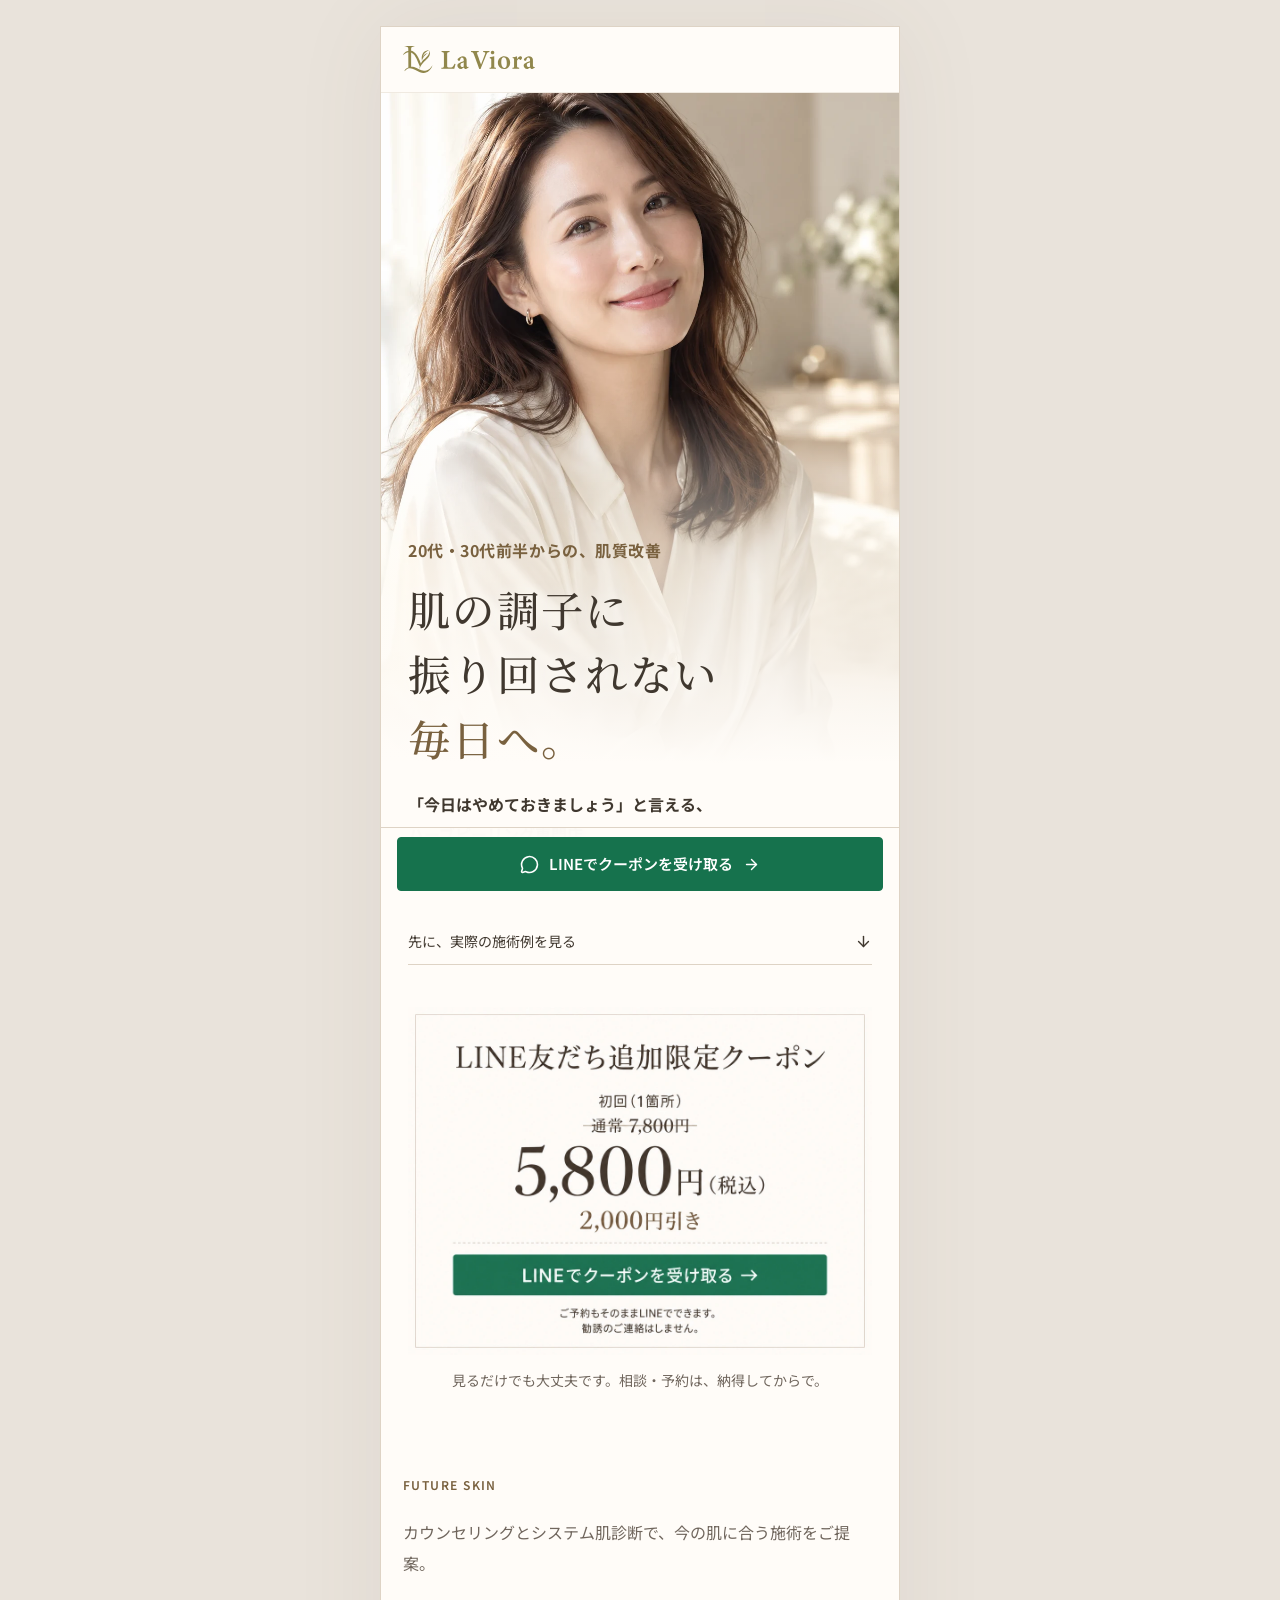
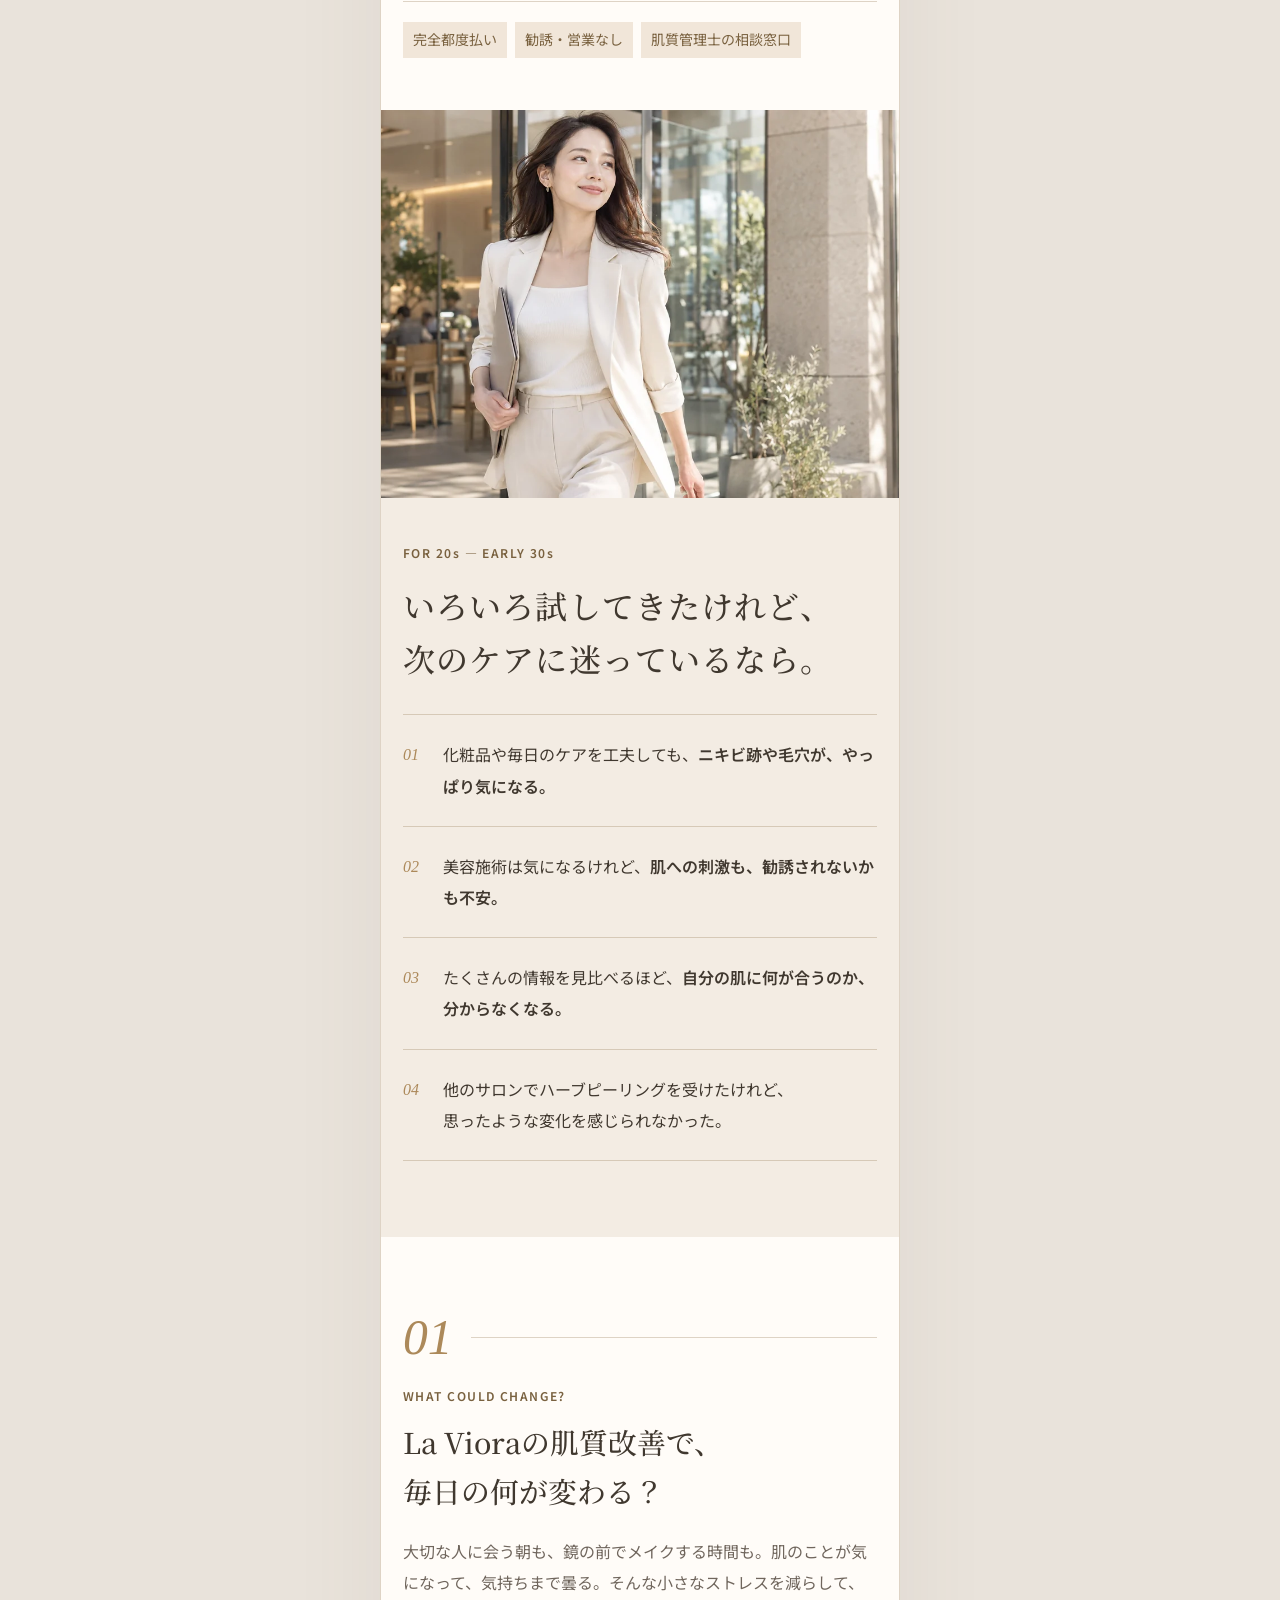
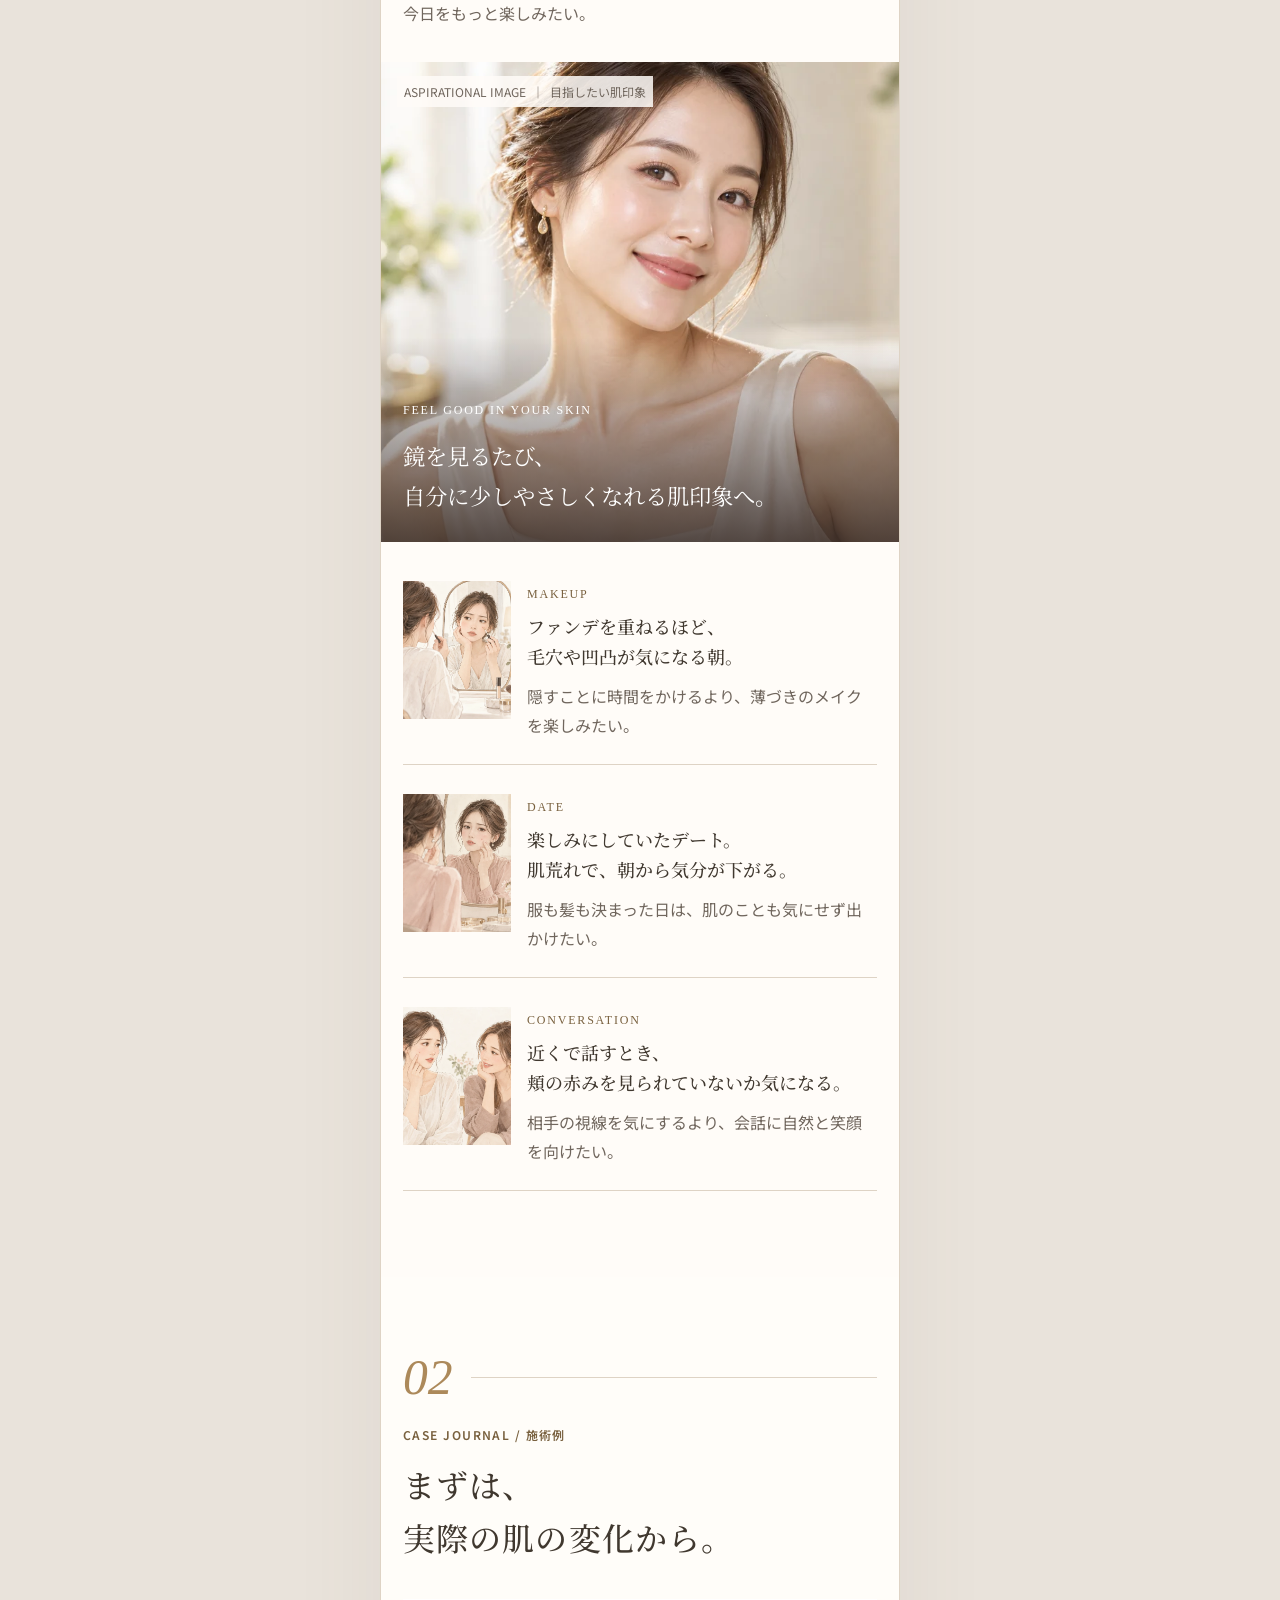
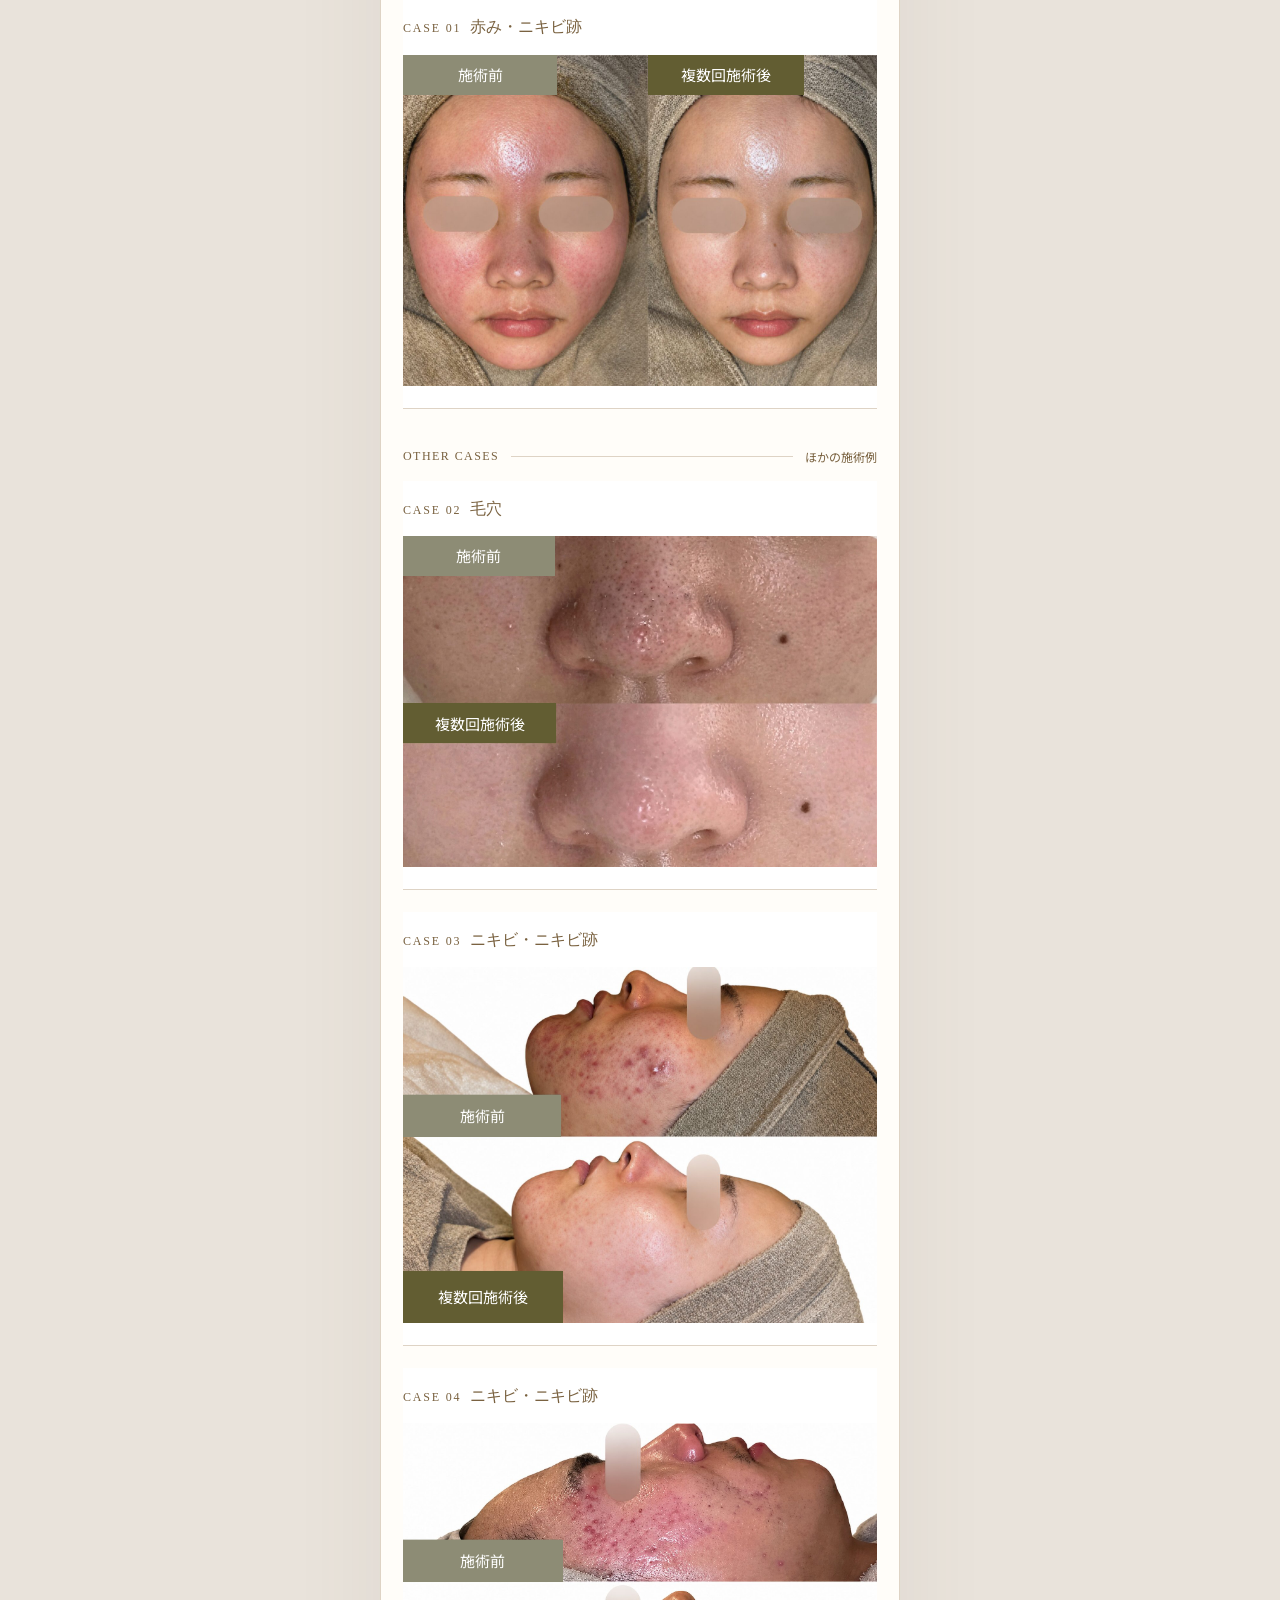
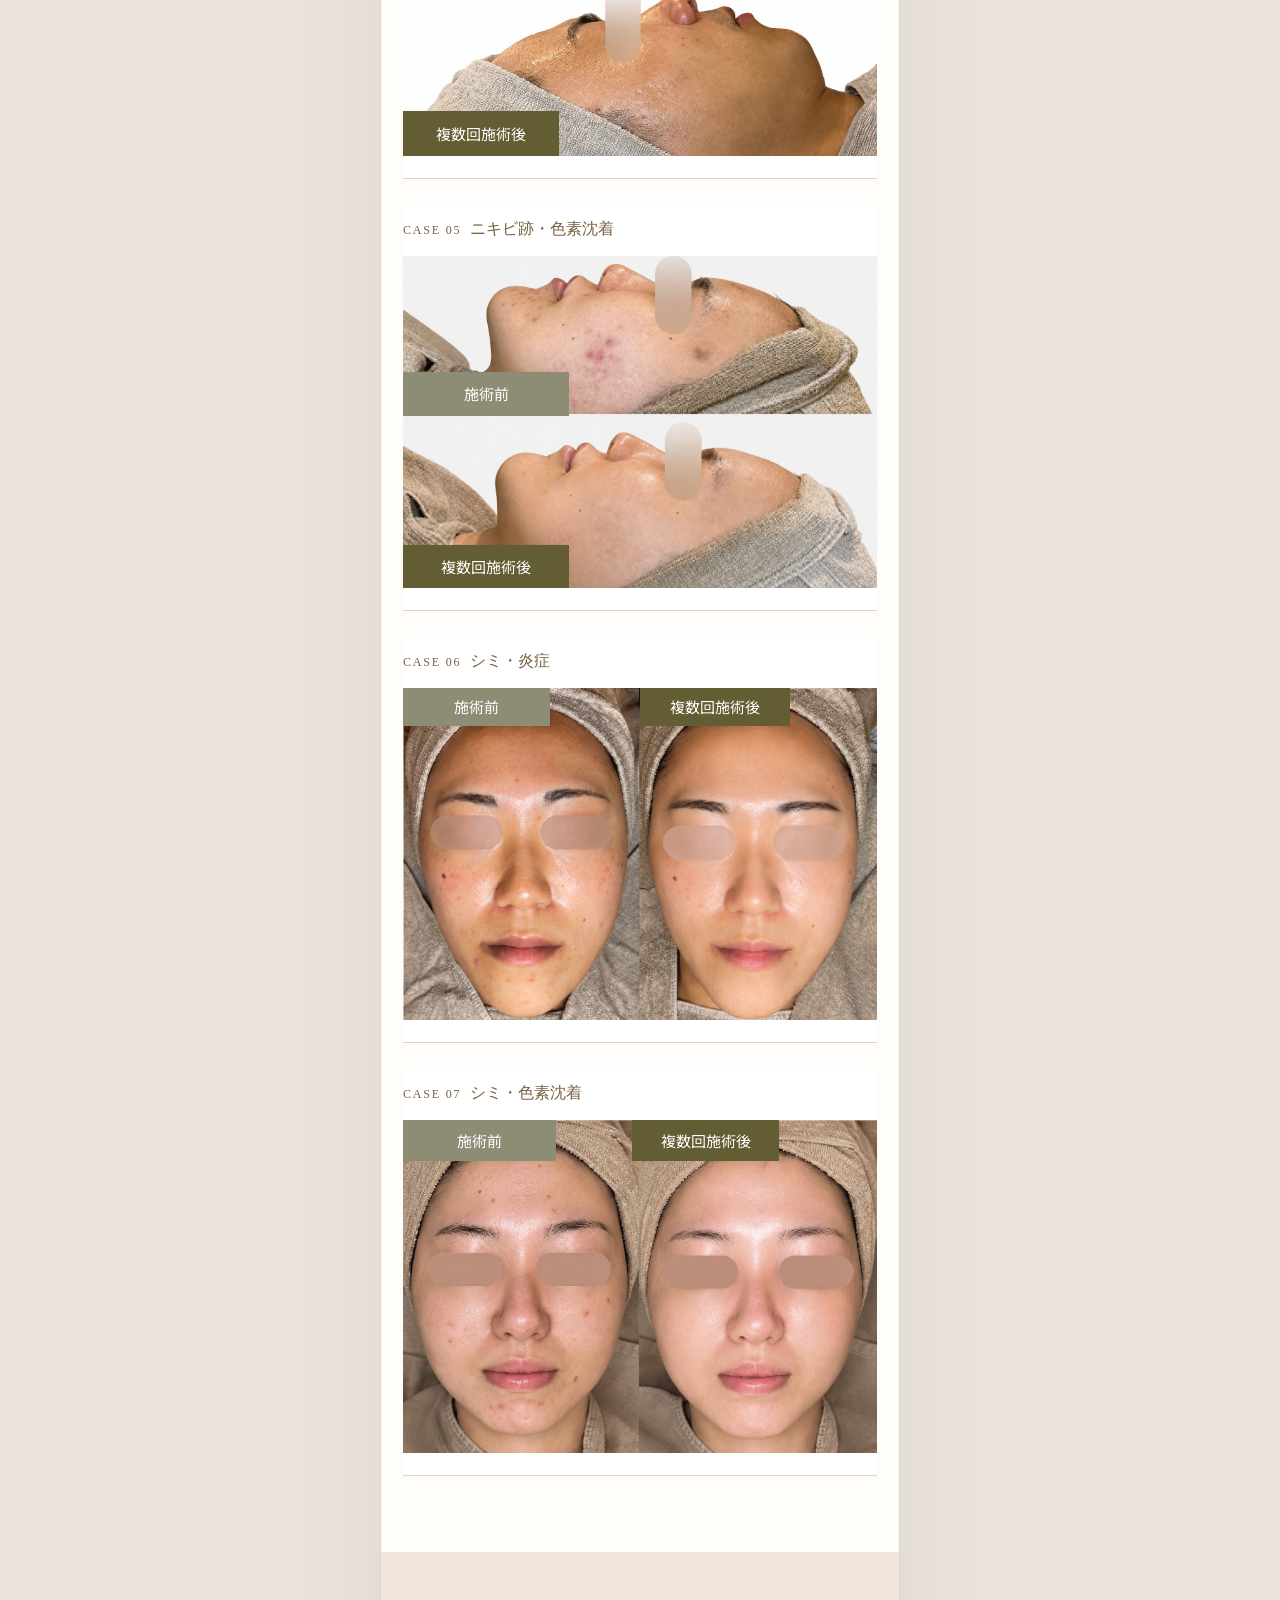
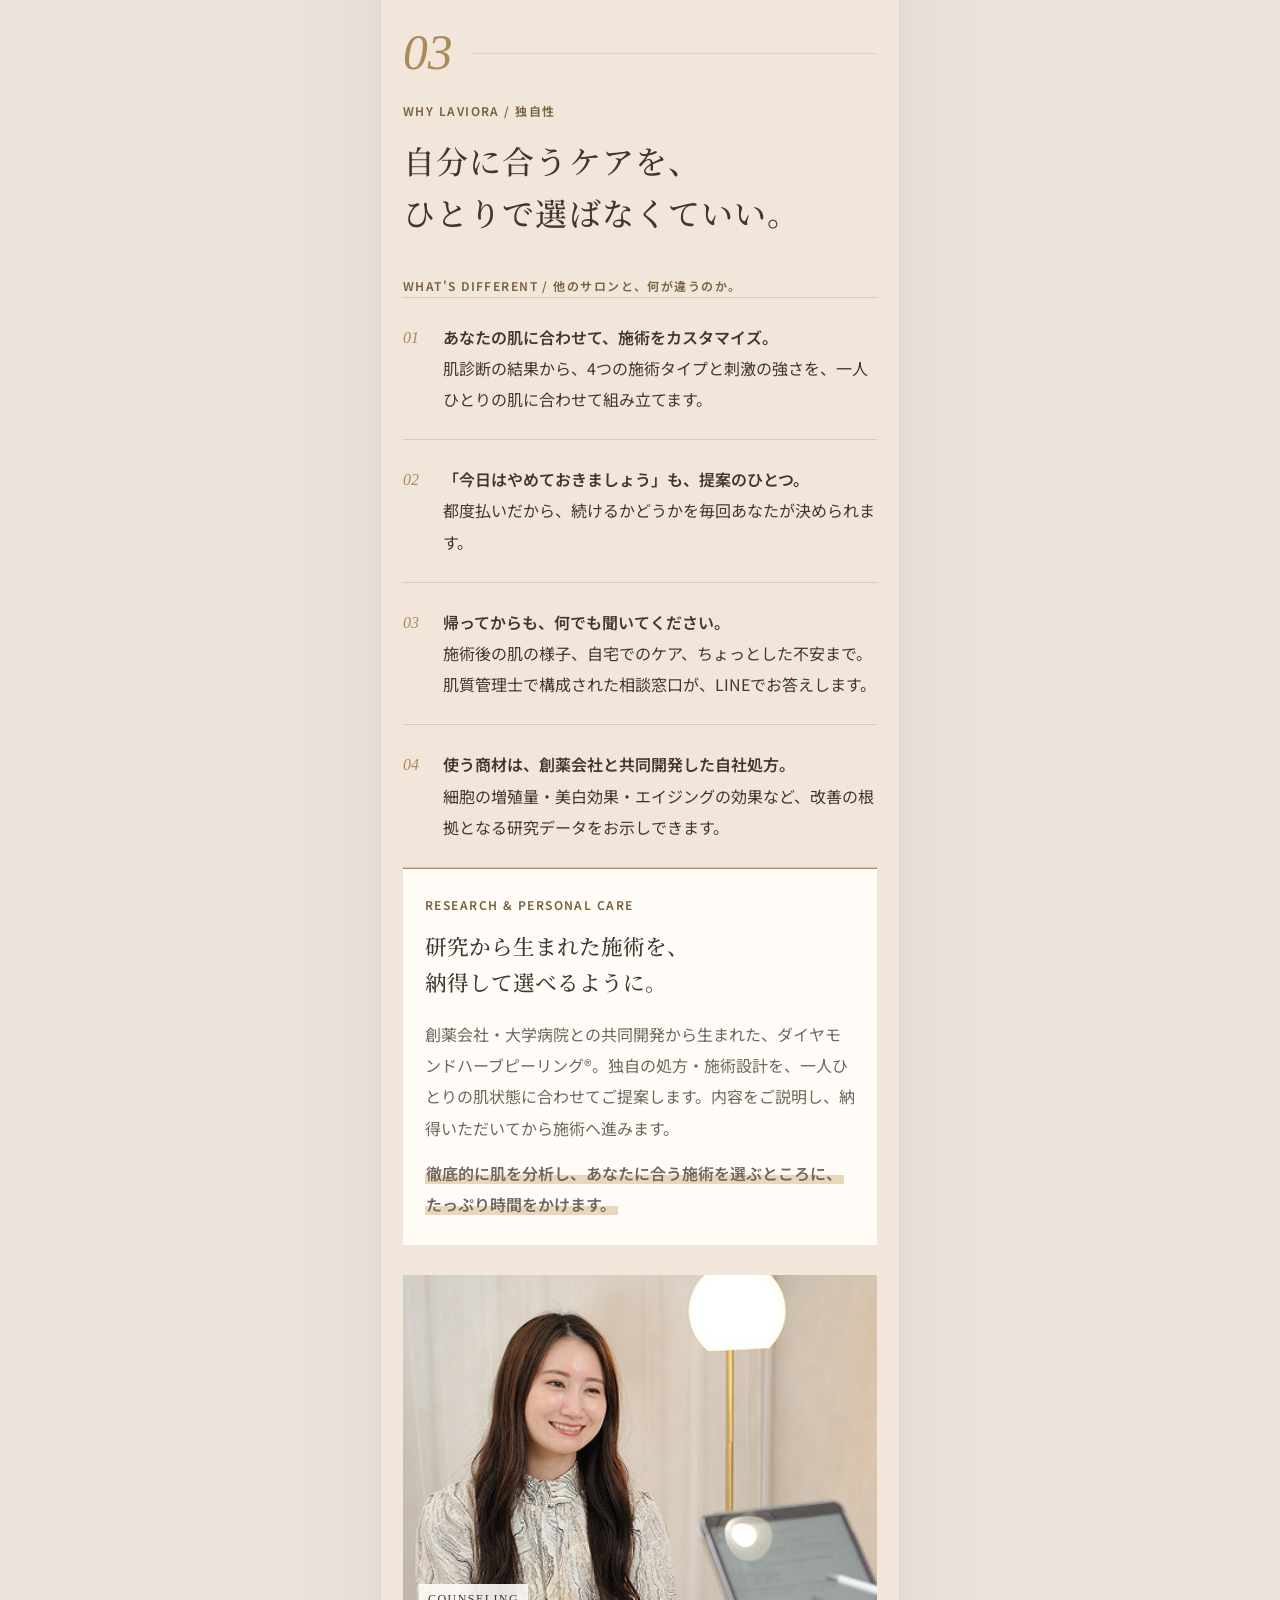
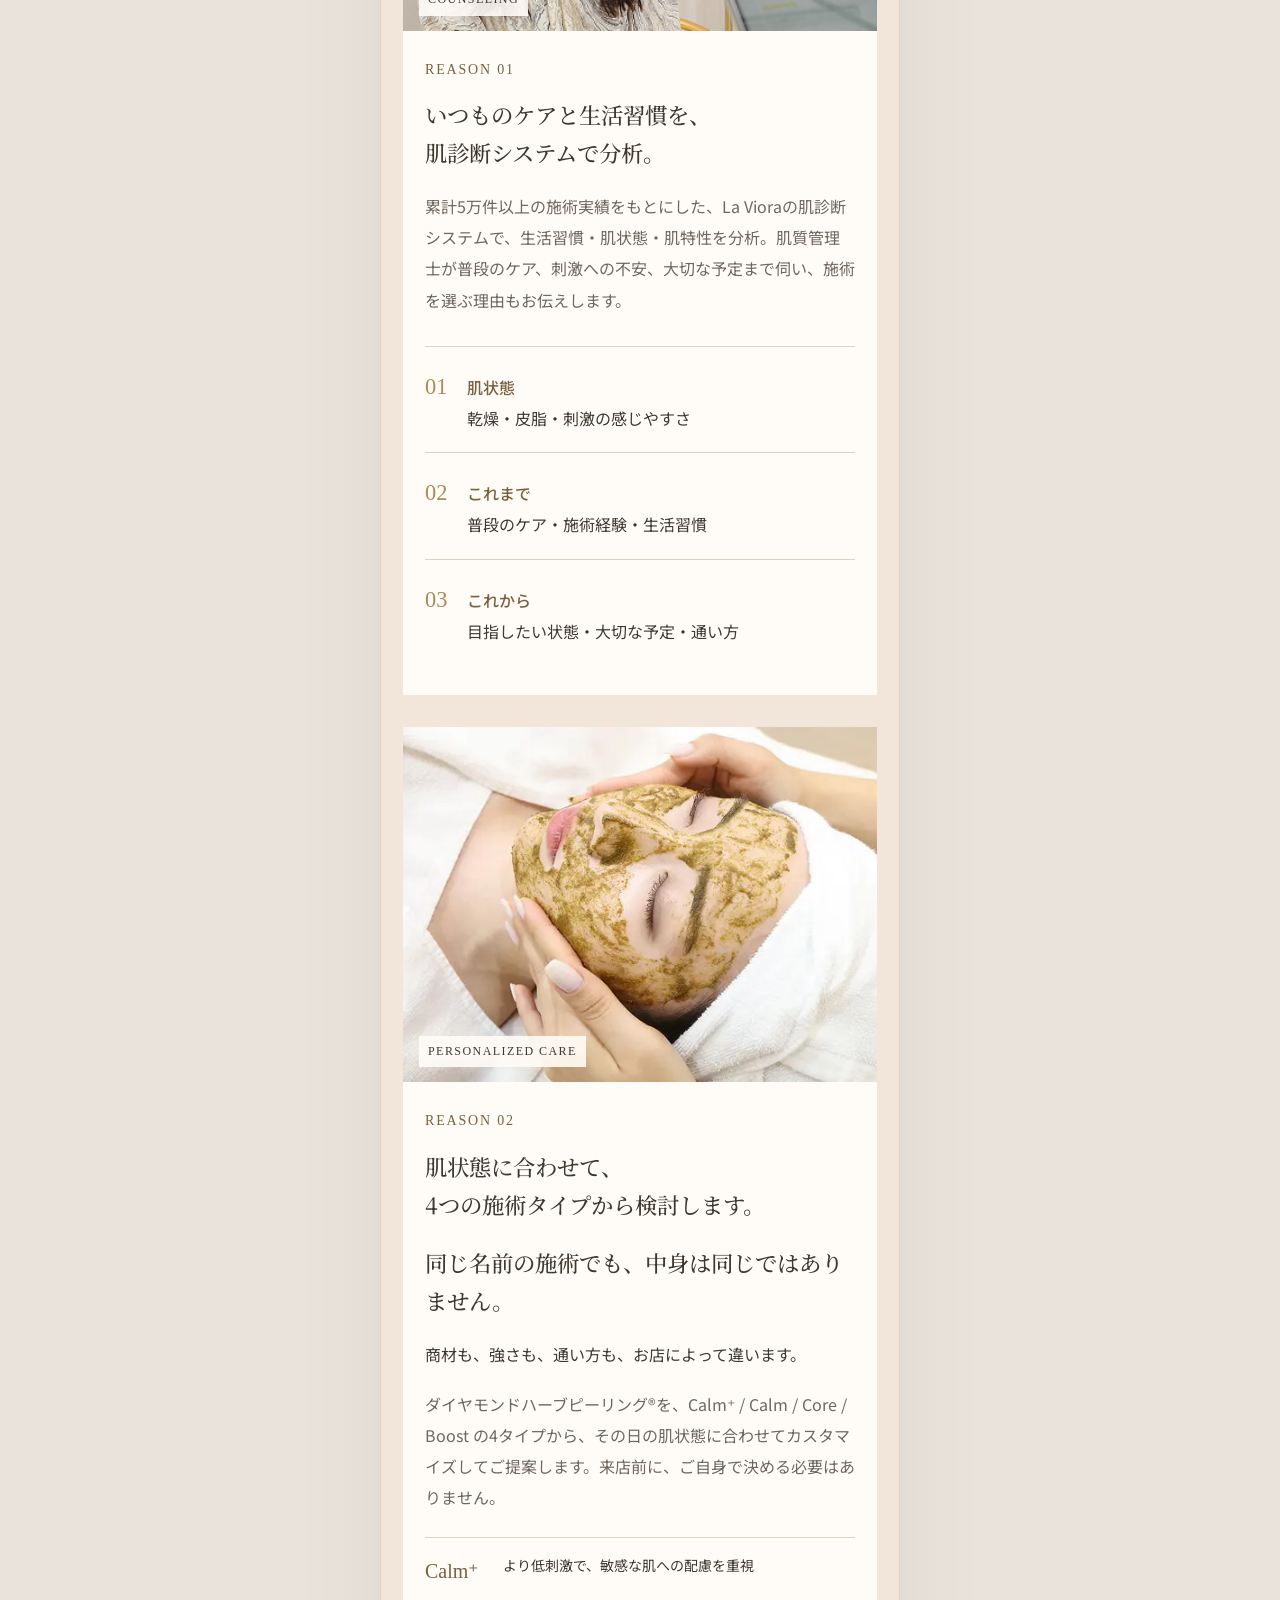
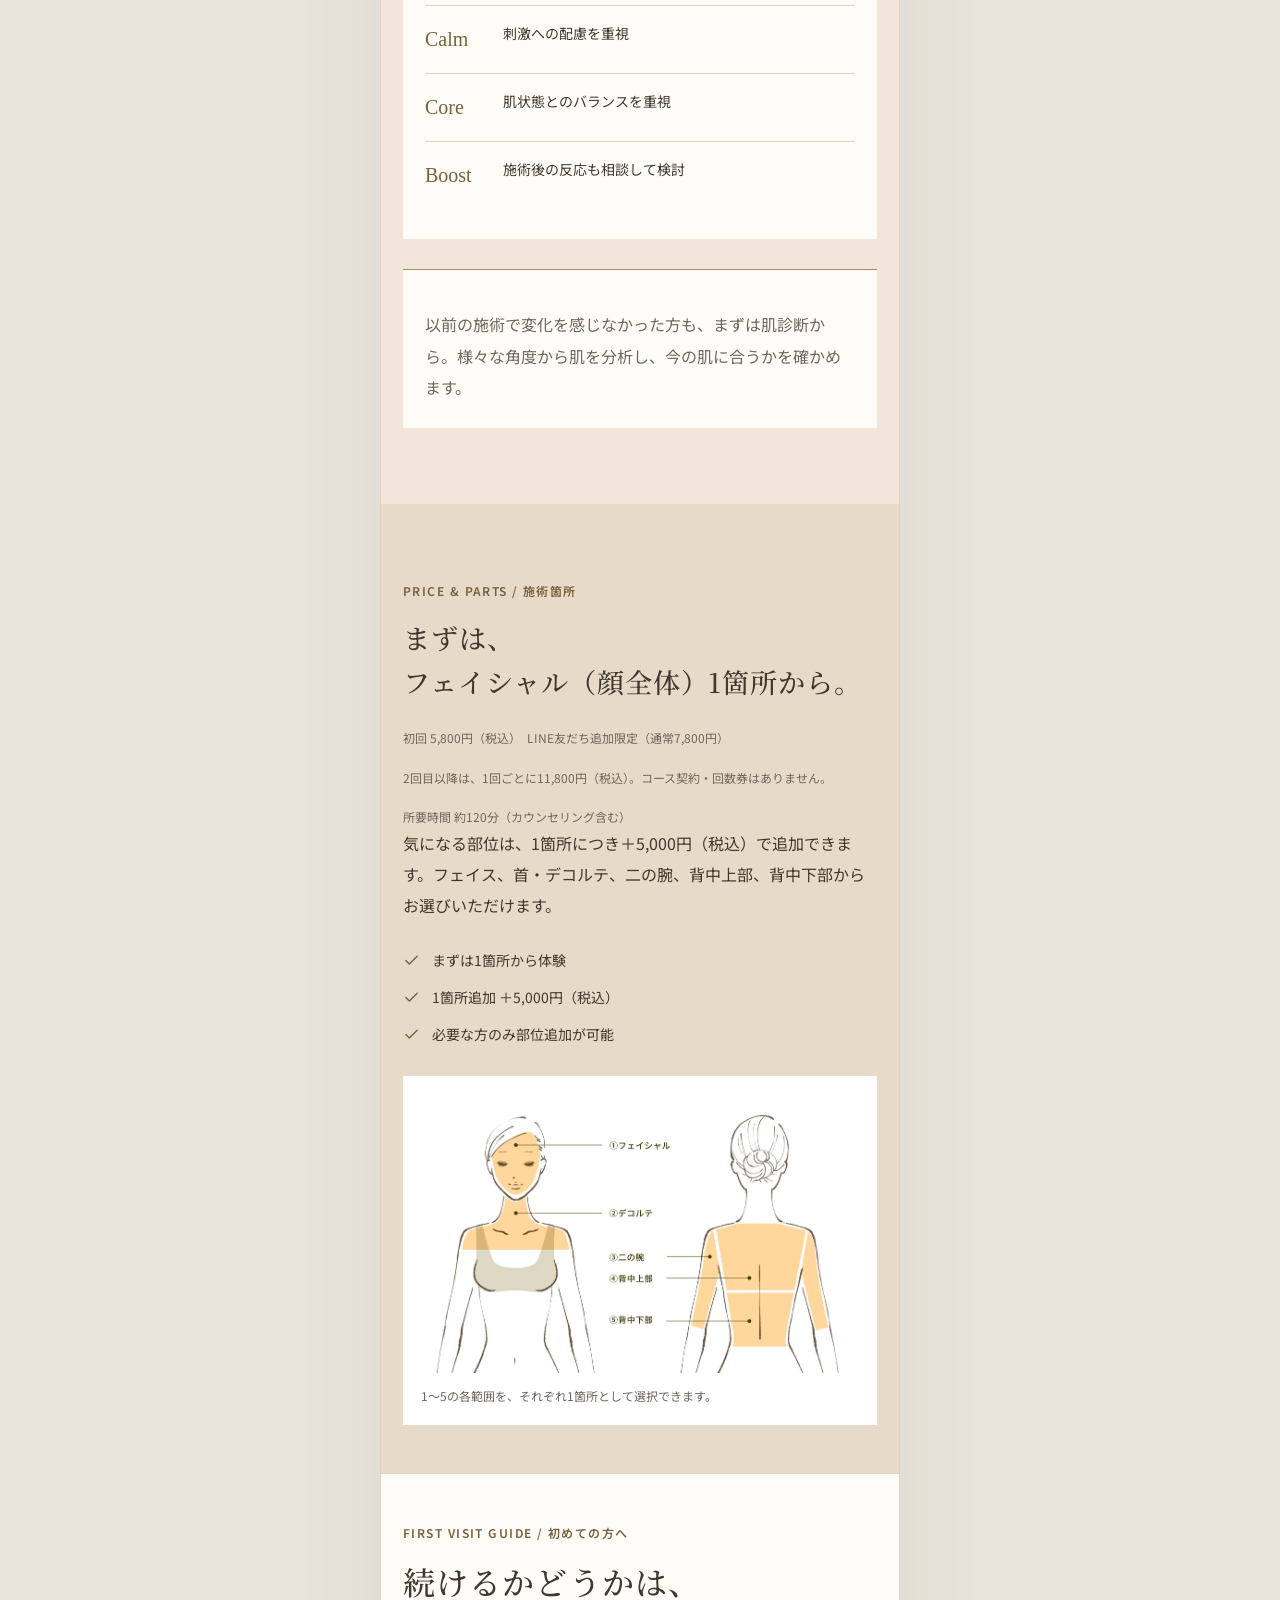
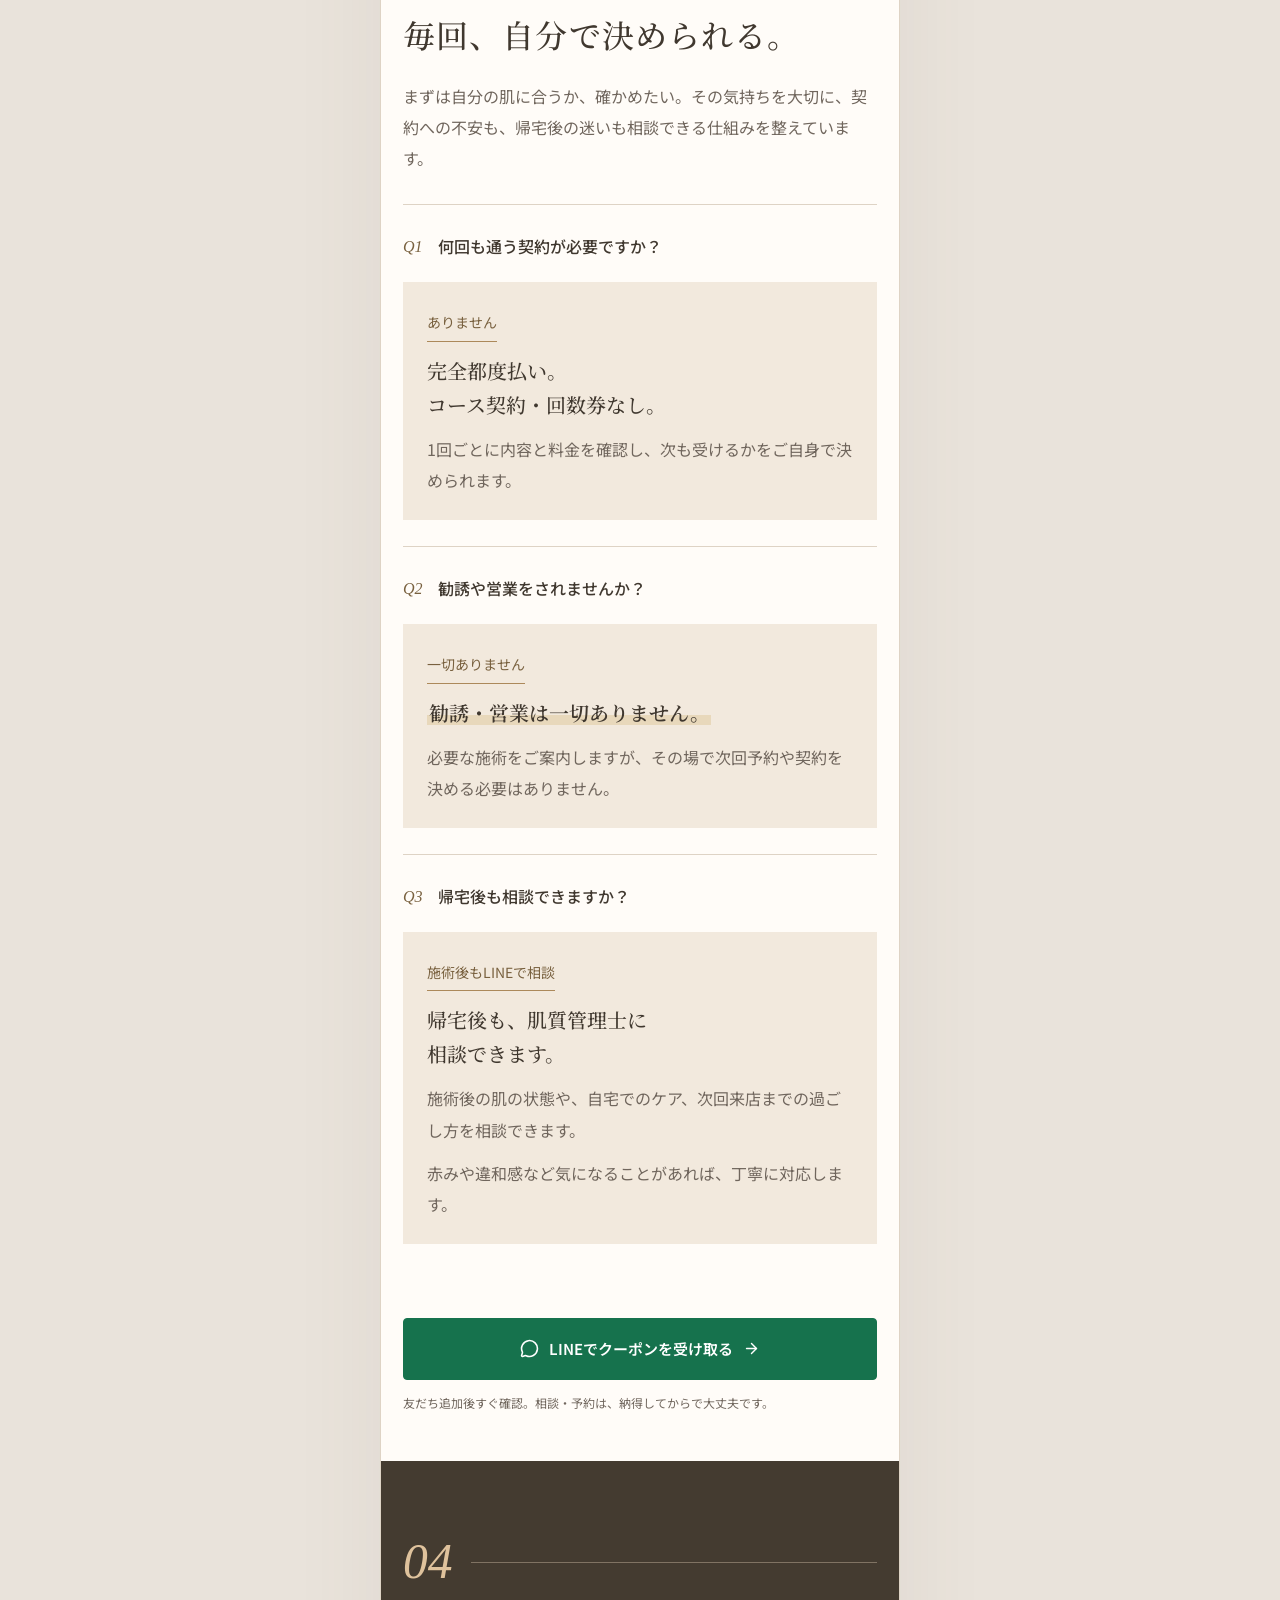
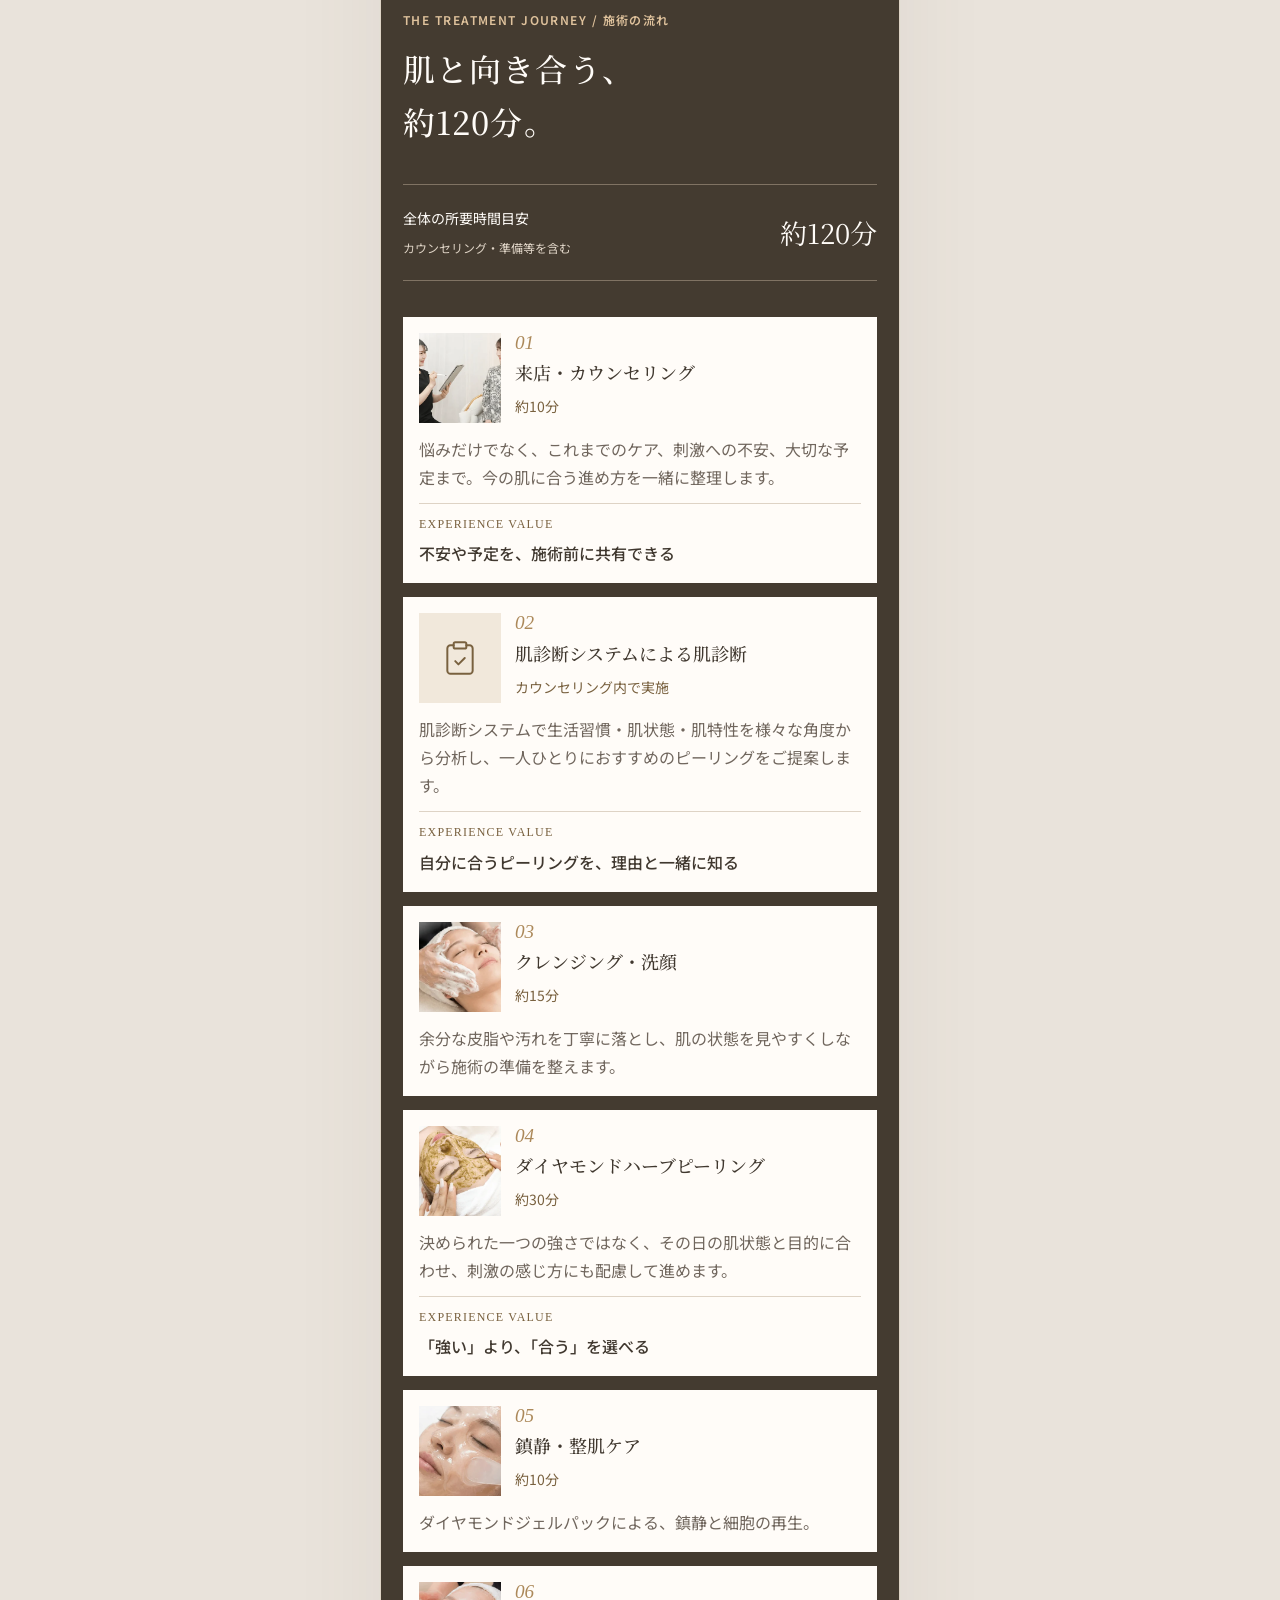
<file: LaViora広告/index.html>
<!DOCTYPE html>
<html lang="ja"><head><meta charset="utf-8"/><meta content="width=device-width, initial-scale=1" name="viewport"/><link as="image" href="images/logo.svg" rel="preload"/><link as="image" href="images/optimized-v35/line-coupon-editorial-v33.webp" rel="preload"/><link as="style" href="https://fonts.googleapis.com/css2?family=Noto+Sans+JP:wght@400;500;600;700&amp;family=Noto+Serif+JP:wght@400;500;600&amp;display=swap" rel="preload"/><title>肌の調子に振り回されない毎日へ。｜La Viora Clinical</title><meta content="自己流のスキンケアの次に迷う、20代・30代前半の方へ。研究開発に基づくハーブピーリングを肌質管理士と選び、施術後も相談できるLa Viora Clinical。施術例、完全都度払いの料金、通い方をご紹介します。" name="description"/><meta content="肌の調子に振り回されない毎日へ。" property="og:title"/><meta content="20代・30代前半から考える、肌質改善の選び方。｜La Viora Clinical" property="og:description"/><meta content="website" property="og:type"/><meta content="images/og-card.png" property="og:image"/><meta content="1536" property="og:image:width"/><meta content="1024" property="og:image:height"/><meta content="La Viora Clinical 記事LP" property="og:image:alt"/><meta content="summary_large_image" name="twitter:card"/><meta content="肌の調子に振り回されない毎日へ。" name="twitter:title"/><meta content="20代・30代前半から考える、肌質改善の選び方。" name="twitter:description"/><meta content="images/og-card.png" name="twitter:image"/><link href="https://fonts.googleapis.com" rel="preconnect"/><link crossorigin="anonymous" href="https://fonts.gstatic.com" rel="preconnect"/><link as="image" fetchpriority="high" href="images/optimized-v35/v21-hero.webp" rel="preload"/><link href="https://fonts.googleapis.com/css2?family=Noto+Sans+JP:wght@400;500;600;700&amp;family=Noto+Serif+JP:wght@400;500;600&amp;display=swap" rel="stylesheet"/>
<link href="assets/site-compact.css" rel="stylesheet"/><link href="favicon.svg" rel="icon"/></head><body><a class="skip" href="#main">本文へ移動</a><header class="header"><a aria-label="ページの先頭へ" href="#top"><img alt="La Viora Clinical" height="35" src="images/logo.svg" width="142"/></a></header><main id="main"><section class="hero" id="top"><div class="hero-stage"><img alt="自然なツヤ肌と落ち着いた華やかさのある大人女性のイメージ" decoding="async" fetchpriority="high" height="1536" loading="eager" src="images/optimized-v35/v21-hero.webp" width="1024"/><div class="hero-copy"><p class="eyebrow">20代・30代前半からの、肌質改善</p><h1>肌の調子に<br/>振り回されない<br/><em>毎日へ。</em></h1><p class="hero-subline"><strong>「今日はやめておきましょう」と言える、<br/><span class="hero-claim-phrase">ハーブピーリング専門店。</span></strong></p><p>肌に合わないと判断した日は、施術をおすすめしません。</p><div class="hero-actions"><a class="article-link" href="#results">先に、実際の施術例を見る<!-- --> <svg aria-hidden="true" class="lucide lucide-arrow-down" fill="none" height="17" stroke="currentColor" stroke-linecap="round" stroke-linejoin="round" stroke-width="2" viewbox="0 0 24 24" width="17" xmlns="http://www.w3.org/2000/svg"><path d="M12 5v14"></path><path d="m19 12-7 7-7-7"></path></svg></a><div class="coupon-block" data-coupon="hero"><a aria-label="LINEでクーポンを受け取る" class="coupon-image-link" data-cta="hero" href="https://liff.line.me/2009185552-ObuWGDkG/landing?follow=%40125apoat&amp;lp=EpE2rD&amp;liff_id=2009185552-ObuWGDkG" id="hero-cta"><img alt="LINE友だち追加限定クーポン。初回1箇所、通常7,800円から2,000円引きで5,800円（税込）。LINEでクーポンを受け取る。ご予約もそのままLINEでできます。勧誘のご連絡はしません。" decoding="async" height="1086" loading="eager" src="images/optimized-v35/line-coupon-editorial-v33.webp" width="1448"/></a><p class="coupon-micro">見るだけでも大丈夫です。相談・予約は、納得してからで。</p></div></div></div></div></section><section aria-labelledby="ad-bridge-title" class="ad-bridge" id="ad-bridge"><div class="ad-bridge-inner"><p class="eyebrow">FUTURE SKIN</p><div><p id="ad-bridge-title">カウンセリングとシステム肌診断で、今の肌に合う施術をご提案。</p><ul aria-label="La Vioraの通い方" class="intro-promises"><li>完全都度払い</li><li>勧誘・営業なし</li><li>肌質管理士の相談窓口</li></ul></div></div></section><section class="section for-you" id="for-you"><figure class="chapter-photo lifestyle-photo"><img alt="仕事もおしゃれも自分らしく楽しむ、ツヤ肌の大人女性のイメージ" decoding="async" height="1024" loading="lazy" src="images/optimized-v35/v21-lifestyle.webp" width="1536"/></figure><div class="wrap"><p class="eyebrow">FOR 20s — EARLY 30s</p><h2>いろいろ試してきたけれど、<br/>次のケアに迷っているなら。</h2><ul class="target-list"><li><span>01</span><p>化粧品や毎日のケアを工夫しても、<br/><b>ニキビ跡や毛穴が、やっぱり気になる。</b></p></li><li><span>02</span><p>美容施術は気になるけれど、<br/><b>肌への刺激も、勧誘されないかも不安。</b></p></li><li><span>03</span><p>たくさんの情報を見比べるほど、<br/><b>自分の肌に何が合うのか、分からなくなる。</b></p></li><li><span>04</span><p>他のサロンでハーブピーリングを受けたけれど、<br style="display:initial"/>思ったような変化を感じられなかった。</p></li></ul></div></section><section class="section aspirational" id="aspirational"><div class="future wrap wrap--wide" id="future"><div aria-hidden="true" class="section-index"><span>01</span><i></i></div><div class="future-heading"><div><p class="eyebrow">WHAT COULD CHANGE?</p><h3>La Vioraの肌質改善で、<br/>毎日の何が変わる？</h3></div><p>大切な人に会う朝も、鏡の前でメイクする時間も。肌のことが気になって、気持ちまで曇る。そんな小さなストレスを減らして、今日をもっと楽しみたい。</p></div><div class="future-editorial"><figure class="future-photo"><img alt="輝くような肌印象と笑顔、鎖骨が見える装いの20代女性のイメージ" decoding="async" height="1024" loading="lazy" src="images/optimized-v35/future-skin-aspiration-v4.webp" width="1536"/><figcaption>ASPIRATIONAL IMAGE  ｜  目指したい肌印象</figcaption><div class="future-photo-message"><small>FEEL GOOD IN YOUR SKIN</small><b>鏡を見るたび、<br/>自分に少しやさしくなれる肌印象へ。</b></div></figure><div class="future-values"><article><img alt="鏡の前で気になる肌をコンシーラーで隠そうとする女性のイラスト" height="1254" loading="lazy" src="images/optimized-v35/v21-concern-makeup.webp" width="1254"/><div><small>MAKEUP</small><b>ファンデを重ねるほど、<br/>毛穴や凹凸が気になる朝。</b><p>隠すことに時間をかけるより、薄づきのメイクを楽しみたい。</p></div></article><article><img alt="デートの支度中に頬の肌荒れが気になる女性のイラスト" height="1254" loading="lazy" src="images/optimized-v35/v21-concern-date.webp" width="1254"/><div><small>DATE</small><b>楽しみにしていたデート。<br/>肌荒れで、朝から気分が下がる。</b><p>服も髪も決まった日は、肌のことも気にせず出かけたい。</p></div></article><article><img alt="近い距離で会話するときに頬が気になる女性のイラスト" height="1254" loading="lazy" src="images/optimized-v35/v21-concern-conversation.webp" width="1254"/><div><small>CONVERSATION</small><b>近くで話すとき、<br/>頬の赤みを見られていないか気になる。</b><p>相手の視線を気にするより、会話に自然と笑顔を向けたい。</p></div></article></div></div></div></section><section class="results section" id="results"><div class="wrap wrap--wide"><header class="section-heading"><div aria-hidden="true" class="section-index"><span>02</span><i></i></div><div><p class="eyebrow">CASE JOURNAL / 施術例</p><h2>まずは、<br/>実際の肌の変化から。</h2></div></header><div class="featured-case-row"><figure class="case case--featured" data-case="1"><div class="case-kicker"><span>CASE <!-- -->01</span><b>赤み・ニキビ跡</b></div><div class="case-media side"><img alt="施術前（左）と複数回施術後（右）の肌状態の一例" decoding="async" height="1120" loading="lazy" src="images/case-v5-01.jpg" width="1600"/><span class="case-photo-label" style="left:0%;top:0%;width:32.5%;height:12.1%">施術前</span><span class="case-photo-label is-after" style="left:51.6%;top:0%;width:32.9%;height:12.1%">複数回施術後</span></div></figure></div><div class="case-divider"><span>OTHER CASES</span><i></i><small>ほかの施術例</small></div><div class="case-grid"><figure class="case" data-case="2"><div class="case-kicker"><span>CASE <!-- -->02</span><b>毛穴</b></div><div class="case-media stacked"><img alt="施術前（上）と複数回施術後（下）の肌状態の一例" decoding="async" height="1118" loading="lazy" src="images/case-v41-pores.jpg" width="1600"/><span class="case-photo-label" style="left:0%;top:0%;width:32%;height:12%">施術前</span><span class="case-photo-label is-after" style="left:0%;top:50.55%;width:32.3%;height:12.1%">複数回施術後</span></div></figure><figure class="case" data-case="3"><div class="case-kicker"><span>CASE <!-- -->03</span><b>ニキビ・ニキビ跡</b></div><div class="case-media stacked"><img alt="施術前（上）と複数回施術後（下）の肌状態の一例" decoding="async" height="1086" loading="lazy" src="images/case-v5-02.jpg" width="1448"/><span class="case-photo-label" style="left:0%;top:35.8%;width:33.4%;height:11.9%">施術前</span><span class="case-photo-label is-after" style="left:0%;top:85.4%;width:33.8%;height:14.6%">複数回施術後</span></div></figure><figure class="case" data-case="4"><div class="case-kicker"><span>CASE <!-- -->04</span><b>ニキビ・ニキビ跡</b></div><div class="case-media stacked"><img alt="施術前（上）と複数回施術後（下）の肌状態の一例" decoding="async" height="1051" loading="lazy" src="images/case-v5-03.jpg" width="1497"/><span class="case-photo-label" style="left:0%;top:35.1%;width:33.7%;height:12.7%">施術前</span><span class="case-photo-label is-after" style="left:0%;top:86.6%;width:32.9%;height:13.4%">複数回施術後</span></div></figure><figure class="case" data-case="5"><div class="case-kicker"><span>CASE <!-- -->05</span><b>ニキビ跡・色素沈着</b></div><div class="case-media stacked"><img alt="施術前（上）と複数回施術後（下）の肌状態の一例" decoding="async" height="1050" loading="lazy" src="images/case-v5-04.jpg" width="1498"/><span class="case-photo-label" style="left:0%;top:34.9%;width:35.1%;height:13.2%">施術前</span><span class="case-photo-label is-after" style="left:0%;top:87%;width:35.1%;height:13%">複数回施術後</span></div></figure><figure class="case" data-case="6"><div class="case-kicker"><span>CASE <!-- -->06</span><b>シミ・炎症</b></div><div class="case-media side"><img alt="施術前（左）と複数回施術後（右）の肌状態の一例" decoding="async" height="1120" loading="lazy" src="images/case-v5-05.jpg" width="1600"/><span class="case-photo-label" style="left:0%;top:0%;width:31.1%;height:11.2%">施術前</span><span class="case-photo-label is-after" style="left:50.1%;top:0%;width:31.5%;height:11.2%">複数回施術後</span></div></figure><figure class="case" data-case="7"><div class="case-kicker"><span>CASE <!-- -->07</span><b>シミ・色素沈着</b></div><div class="case-media side"><img alt="施術前（左）と複数回施術後（右）の肌状態の一例" decoding="async" height="1051" loading="lazy" src="images/case-v5-06.jpg" width="1496"/><span class="case-photo-label" style="left:0%;top:0%;width:32.2%;height:12.1%">施術前</span><span class="case-photo-label is-after" style="left:48.4%;top:0%;width:30.9%;height:12.1%">複数回施術後</span></div></figure></div></div></section><section class="section solution" id="solution"><div class="wrap wrap--wide"><header class="section-heading"><div aria-hidden="true" class="section-index"><span>03</span><i></i></div><div><p class="eyebrow">WHY LAVIORA / 独自性</p><h2>自分に合うケアを、<br/>ひとりで選ばなくていい。</h2></div></header><p class="eyebrow">WHAT'S DIFFERENT / 他のサロンと、何が違うのか。</p><ul class="target-list"><li><span>01</span><p><b>あなたの肌に合わせて、施術をカスタマイズ。</b><br style="display:initial"/>肌診断の結果から、4つの施術タイプと刺激の強さを、一人ひとりの肌に合わせて組み立てます。</p></li><li><span>02</span><p><b>「今日はやめておきましょう」も、提案のひとつ。</b><br style="display:initial"/>都度払いだから、続けるかどうかを毎回あなたが決められます。</p></li><li><span>03</span><p><b>帰ってからも、何でも聞いてください。</b><br style="display:initial"/>施術後の肌の様子、自宅でのケア、ちょっとした不安まで。肌質管理士で構成された相談窓口が、LINEでお答えします。</p></li><li><span>04</span><p><b>使う商材は、創薬会社と共同開発した自社処方。</b><br style="display:initial"/>細胞の増殖量・美白効果・エイジングの効果など、改善の根拠となる研究データをお示しできます。</p></li></ul><div class="skin-start"><p class="eyebrow">RESEARCH &amp; PERSONAL CARE</p><h3>研究から生まれた施術を、<br/>納得して選べるように。</h3><p>創薬会社・大学病院との共同開発から生まれた、ダイヤモンドハーブピーリング®。独自の処方・施術設計を、一人ひとりの肌状態に合わせてご提案します。内容をご説明し、納得いただいてから施術へ進みます。</p><p><mark class="copy-highlight">徹底的に肌を分析し、あなたに合う施術を選ぶところに、たっぷり時間をかけます。</mark></p></div><div class="reason-grid"><article class="reason-card"><figure><img alt="肌状態についてカウンセリングを受ける様子" decoding="async" height="300" loading="lazy" src="images/consultation-real.jpg" width="480"/><figcaption>COUNSELING</figcaption></figure><div><p class="reason-number">REASON 01</p><h3>いつものケアと生活習慣を、<br/>肌診断システムで分析。</h3><p>累計5万件以上の施術実績をもとにした、La Vioraの肌診断システムで、生活習慣・肌状態・肌特性を分析。肌質管理士が普段のケア、刺激への不安、大切な予定まで伺い、施術を選ぶ理由もお伝えします。</p><ul class="concerns"><li><span>01</span><p><b>肌状態</b><br/>乾燥・皮脂・刺激の感じやすさ</p></li><li><span>02</span><p><b>これまで</b><br/>普段のケア・施術経験・生活習慣</p></li><li><span>03</span><p><b>これから</b><br/>目指したい状態・大切な予定・通い方</p></li></ul></div></article><article class="reason-card"><figure><img alt="ダイヤモンドハーブピーリングの施術風景" decoding="async" height="394" loading="lazy" src="images/03_treatment_herb.webp" width="610"/><figcaption>PERSONALIZED CARE</figcaption></figure><div><p class="reason-number">REASON 02</p><h3>肌状態に合わせて、<br/>4つの施術タイプから<span class="keep-short">検討します。</span></h3><h3>同じ名前の施術でも、中身は同じではありません。</h3><p>商材も、強さも、通い方も、お店によって違います。</p><p>ダイヤモンドハーブピーリング®を、Calm⁺ / Calm / Core / Boost の4タイプから、その日の肌状態に合わせてカスタマイズしてご提案します。来店前に、ご自身で決める必要はありません。</p><dl class="types"><div><dt>Calm⁺</dt><dd>より低刺激で、敏感な肌への配慮を重視</dd></div><div><dt>Calm</dt><dd>刺激への配慮を重視</dd></div><div><dt>Core</dt><dd>肌状態とのバランスを重視</dd></div><div><dt>Boost</dt><dd>施術後の反応も相談して検討</dd></div></dl></div></article></div><div class="skin-start experienced-care"><p>以前の施術で変化を感じなかった方も、まずは肌診断から。様々な角度から肌を分析し、今の肌に合うかを確かめます。</p></div></div></section><section class="section decision" id="price"><div class="wrap wrap--wide"><div class="price-overview"><div class="decision-copy"><p class="eyebrow">PRICE &amp; PARTS / 施術箇所</p><h2>まずは、<br/>フェイシャル（顔全体）<span class="keep-short">1箇所から。</span></h2><div><p class="note">初回 5,800円（税込）　LINE友だち追加限定（通常7,800円）</p><p class="note">2回目以降は、1回ごとに11,800円（税込）。コース契約・回数券はありません。</p><p class="note">所要時間 約120分（カウンセリング含む）</p></div><p>気になる部位は、1箇所につき＋5,000円（税込）で追加できます。フェイス、首・デコルテ、二の腕、背中上部、背中下部からお選びいただけます。</p><ul><li><svg aria-hidden="true" class="lucide lucide-check" fill="none" height="17" stroke="currentColor" stroke-linecap="round" stroke-linejoin="round" stroke-width="2" viewbox="0 0 24 24" width="17" xmlns="http://www.w3.org/2000/svg"><path d="M20 6 9 17l-5-5"></path></svg>まずは1箇所から体験</li><li><svg aria-hidden="true" class="lucide lucide-check" fill="none" height="17" stroke="currentColor" stroke-linecap="round" stroke-linejoin="round" stroke-width="2" viewbox="0 0 24 24" width="17" xmlns="http://www.w3.org/2000/svg"><path d="M20 6 9 17l-5-5"></path></svg>1箇所追加 ＋5,000円（税込）</li><li><svg aria-hidden="true" class="lucide lucide-check" fill="none" height="17" stroke="currentColor" stroke-linecap="round" stroke-linejoin="round" stroke-width="2" viewbox="0 0 24 24" width="17" xmlns="http://www.w3.org/2000/svg"><path d="M20 6 9 17l-5-5"></path></svg>必要な方のみ部位追加が可能</li></ul></div><figure class="parts-figure"><img alt="フェイシャル、デコルテ、二の腕、背中上部、背中下部の施術箇所を示した図" decoding="async" height="602" loading="lazy" src="images/treatment-parts.webp" width="947"/><figcaption>1〜5の各範囲を、それぞれ1箇所として選択できます。</figcaption></figure></div></div><div class="price-visit-guide"><div class="wrap wrap--wide"><header class="first-visit-heading"><p class="eyebrow">FIRST VISIT GUIDE / 初めての方へ</p><h2>続けるかどうかは、<br/>毎回、自分で決められる。</h2><p>まずは自分の肌に合うか、確かめたい。その気持ちを大切に、契約への不安も、帰宅後の迷いも相談できる仕組みを整えています。</p></header><div class="reassurance-list"><article><p class="reassurance-question"><span>Q1</span>何回も通う契約が必要ですか？</p><div class="reassurance-answer"><span>ありません</span><h3>完全都度払い。<br/>コース契約・回数券なし。</h3><p>1回ごとに内容と料金を確認し、次も受けるかをご自身で決められます。</p></div></article><article><p class="reassurance-question"><span>Q2</span>勧誘や営業をされませんか？</p><div class="reassurance-answer"><span>一切ありません</span><h3><mark class="copy-highlight">勧誘・営業は一切ありません。</mark></h3><p>必要な施術をご案内しますが、その場で次回予約や契約を決める必要はありません。</p></div></article><article><p class="reassurance-question"><span>Q3</span>帰宅後も相談できますか？</p><div class="reassurance-answer"><span>施術後もLINEで相談</span><h3>帰宅後も、肌質管理士に<br/>相談できます。</h3><p>施術後の肌の状態や、自宅でのケア、次回来店までの過ごし方を相談できます。</p><p>赤みや違和感など気になることがあれば、丁寧に対応します。</p></div></article></div><div class="price-action"><div><a aria-label="LINEでクーポンを受け取る" class="cta" data-cta="price" href="https://liff.line.me/2009185552-ObuWGDkG/landing?follow=%40125apoat&amp;lp=EpE2rD&amp;liff_id=2009185552-ObuWGDkG"><svg aria-hidden="true" class="lucide lucide-message-circle" fill="none" height="19" stroke="currentColor" stroke-linecap="round" stroke-linejoin="round" stroke-width="2" viewbox="0 0 24 24" width="19" xmlns="http://www.w3.org/2000/svg"><path d="M2.992 16.342a2 2 0 0 1 .094 1.167l-1.065 3.29a1 1 0 0 0 1.236 1.168l3.413-.998a2 2 0 0 1 1.099.092 10 10 0 1 0-4.777-4.719"></path></svg><span>LINEでクーポンを受け取る</span><svg aria-hidden="true" class="lucide lucide-arrow-right" fill="none" height="17" stroke="currentColor" stroke-linecap="round" stroke-linejoin="round" stroke-width="2" viewbox="0 0 24 24" width="17" xmlns="http://www.w3.org/2000/svg"><path d="M5 12h14"></path><path d="m12 5 7 7-7 7"></path></svg></a><p class="micro">友だち追加後すぐ確認。相談・予約は、納得してからで大丈夫です。</p></div></div></div></div></section><section class="section process" id="process"><div class="wrap wrap--wide"><header class="section-heading"><div aria-hidden="true" class="section-index"><span>04</span><i></i></div><div><p class="eyebrow">THE TREATMENT JOURNEY / 施術の流れ</p><h2>肌と向き合う、<br/>約120分。</h2></div></header><div class="process-meta"><span>全体の所要時間目安</span><strong>約120分</strong><small>カウンセリング・準備等を含む</small></div><ol class="process-grid"><li><figure><img alt="来店・カウンセリングの様子" decoding="async" height="340" loading="lazy" src="images/optimized-v35/process-01.webp" width="580"/></figure><div class="process-copy"><p class="process-index">01</p><h3>来店・カウンセリング</h3><span>約10分</span><p>悩みだけでなく、これまでのケア、刺激への不安、大切な予定まで。今の肌に合う進め方を一緒に整理します。</p><p class="process-value"><small>EXPERIENCE VALUE</small><b>不安や予定を、施術前に共有できる</b></p></div></li><li><figure><div aria-hidden="true" class="diagnosis-icon"><svg aria-hidden="true" class="lucide lucide-clipboard-check" fill="none" height="38" stroke="currentColor" stroke-linecap="round" stroke-linejoin="round" stroke-width="1.25" viewbox="0 0 24 24" width="38" xmlns="http://www.w3.org/2000/svg"><rect height="4" rx="1" ry="1" width="8" x="8" y="2"></rect><path d="M16 4h2a2 2 0 0 1 2 2v14a2 2 0 0 1-2 2H6a2 2 0 0 1-2-2V6a2 2 0 0 1 2-2h2"></path><path d="m9 14 2 2 4-4"></path></svg></div></figure><div class="process-copy"><p class="process-index">02</p><h3>肌診断システムによる肌診断</h3><span>カウンセリング内で実施</span><p>肌診断システムで生活習慣・肌状態・肌特性を様々な角度から分析し、一人ひとりにおすすめのピーリングをご提案します。</p><p class="process-value"><small>EXPERIENCE VALUE</small><b>自分に合うピーリングを、理由と一緒に知る</b></p></div></li><li><figure><img alt="クレンジング・洗顔の様子" decoding="async" height="340" loading="lazy" src="images/optimized-v35/process-02.webp" width="580"/></figure><div class="process-copy"><p class="process-index">03</p><h3>クレンジング・洗顔</h3><span>約15分</span><p>余分な皮脂や汚れを丁寧に落とし、肌の状態を見やすくしながら施術の準備を整えます。</p></div></li><li><figure><img alt="ダイヤモンドハーブピーリングの様子" decoding="async" height="340" loading="lazy" src="images/optimized-v35/process-03.webp" width="580"/></figure><div class="process-copy"><p class="process-index">04</p><h3>ダイヤモンドハーブピーリング</h3><span>約30分</span><p>決められた一つの強さではなく、その日の肌状態と目的に合わせ、刺激の感じ方にも配慮して進めます。</p><p class="process-value"><small>EXPERIENCE VALUE</small><b>「強い」より、「合う」を選べる</b></p></div></li><li><figure><img alt="鎮静・整肌ケアの様子" decoding="async" height="340" loading="lazy" src="images/optimized-v35/process-04.webp" width="580"/></figure><div class="process-copy"><p class="process-index">05</p><h3>鎮静・整肌ケア</h3><span>約10分</span><p>ダイヤモンドジェルパックによる、鎮静と細胞の再生。</p></div></li><li><figure><img alt="仕上げの様子" decoding="async" height="340" loading="lazy" src="images/optimized-v35/process-05.webp" width="580"/></figure><div class="process-copy"><p class="process-index">06</p><h3>仕上げ</h3><span>約5分</span><p>ダイヤモンドリペアクリームによる保湿・ツヤ。</p></div></li><li><figure><img alt="アフターカウンセリングの様子" decoding="async" height="340" loading="lazy" src="images/optimized-v35/process-06.webp" width="580"/></figure><div class="process-copy"><p class="process-index">07</p><h3>アフターカウンセリング</h3><span>約5分</span><p>施術前後の肌状態を写真で一緒に確認し、当日の過ごし方や避けたいこと、自宅でのケアを分かりやすくお伝えします。</p><p class="process-value"><small>EXPERIENCE VALUE</small><b>帰ってからも、迷わず過ごせる</b></p></div></li></ol><p class="note">各工程・所要時間は目安です。肌状態や施術内容により変わる場合があります。</p></div></section><section class="section first-visit" id="first-visit"><div class="wrap"><article class="repeat-feature"><div class="repeat-copy"><p class="eyebrow">RETURN VISITS / 再来店</p><h3>一度来店された方が、<br/>継続する割合。</h3><p class="repeat-number"><span>リピート率</span><strong>88<small>%</small></strong></p><p class="repeat-record"><span>全店舗累計</span><b>施術実績 50,000件以上</b></p><p class="note">施術実績は全店舗の累計施術回数です。リピート率は、2025年〜2026年7月の実績をもとに、再来店された方の割合を自社基準で算出した値です。2026年9月14日時点。</p></div></article><div class="trust-facts"><p class="eyebrow">REVIEWS &amp; SALONS / 選ぶための判断材料</p><h3>利用した人の評価も、<br/>選ぶ手がかりに。</h3><dl class="review-scores"><div><dt>HOT PEPPER Beauty<br/>平均評価</dt><dd><span aria-hidden="true">★</span>4.91</dd><p class="review-count">口コミ 5,000件以上</p></div><div><dt>Google<br/>平均評価</dt><dd><span aria-hidden="true">★</span>4.98</dd><p class="review-count">口コミ 2,300件</p></div></dl><p class="note">※2026年2月時点・全店23店舗合算（2026年9月現在は28店舗・オープン準備中を含む）。本部提供資料に基づきます。口コミは個人の感想であり、施術効果を保証するものではありません。</p><div class="review-award"><div class="review-award-logo"><img alt="HOT PEPPER Beauty AWARD" class="review-award-image" decoding="async" height="330" loading="lazy" src="images/optimized-v35/hot-pepper-beauty-award-provided.webp" width="438"/></div><h4>4冠受賞</h4><p>兵庫県フェイシャルサロン部門など、4冠を<span class="keep-short">受賞。</span></p></div><p class="review-salons">ハーブピーリング専門店・全国28店舗</p><p class="note">※2026年9月現在。オープン準備中の店舗を含みます。</p></div><div class="first-visit-cta"><a aria-label="La Viora公式LINEで施術例と料金を確認する" class="cta" data-cta="first_visit" href="https://liff.line.me/2009185552-ObuWGDkG/landing?follow=%40125apoat&amp;lp=EpE2rD&amp;liff_id=2009185552-ObuWGDkG"><svg aria-hidden="true" class="lucide lucide-message-circle" fill="none" height="19" stroke="currentColor" stroke-linecap="round" stroke-linejoin="round" stroke-width="2" viewbox="0 0 24 24" width="19" xmlns="http://www.w3.org/2000/svg"><path d="M2.992 16.342a2 2 0 0 1 .094 1.167l-1.065 3.29a1 1 0 0 0 1.236 1.168l3.413-.998a2 2 0 0 1 1.099.092 10 10 0 1 0-4.777-4.719"></path></svg><span>LINEで施術例・料金を見てみる</span><svg aria-hidden="true" class="lucide lucide-arrow-right" fill="none" height="17" stroke="currentColor" stroke-linecap="round" stroke-linejoin="round" stroke-width="2" viewbox="0 0 24 24" width="17" xmlns="http://www.w3.org/2000/svg"><path d="M5 12h14"></path><path d="m12 5 7 7-7 7"></path></svg></a></div></div></section><section class="section comfort" id="comfort"><div class="wrap wrap--wide"><header class="section-heading"><div aria-hidden="true" class="section-index"><span>05</span><i></i></div><div><p class="eyebrow">THE EXPERIENCE / 店内・スタッフ</p><h2>人目を気にせず、<br/>肌の悩みを話せる場所。</h2></div></header><figure class="room"><img alt="白を基調とした施術室。ベッドとドレッサー、椅子がある室内" decoding="async" height="1075" loading="lazy" src="images/01_store_private_room.webp" width="1536"/><div class="room-message"><small>PRIVATE ROOM</small><b>来店からお帰りまで、<br/>他のお客様と顔を合わせない。</b></div><figcaption>白を基調とした完全個室。</figcaption></figure><div class="privacy-journey"><p>肌の悩みも、すっぴんも。人目を気にせず過ごせるように、来店から退店までを設計しています。</p><ol><li><span>01</span><div><b>待合スペースなし</b><p>他のお客様と一緒に待つ時間はありません。</p></div></li><li><span>02</span><div><b>相談・施術は完全個室</b><p>周囲を気にせず、肌のことを話せます。</p></div></li><li><span>03</span><div><b><mark class="copy-highlight">お支払いも個室内で</mark></b><p>最後まで、他のお客様と顔を合わせずに。</p></div></li></ol></div><div class="staff-block"><div class="staff-copy"><p class="eyebrow">SALON STAFF / スタッフ</p><h3>大切な肌を任せるのは、<br/>学びを重ねた肌質管理士。</h3><div class="staff-qualification"><p class="academy-name">ビューティーエリート<br/>アカデミー<span>BeautyElite Academy Japan</span></p><p class="qualification-rate"><span>肌質管理士コース<br/>通過率</span><b>3<span>％</span></b></p><p class="academy-message">厳しい基準を越えた学びを、<br/>あなたの肌のために。</p><p>厳しい基準の肌質管理士コースを卒業した肌質管理士が、あなたの肌に向き合います。</p></div><p>施術前だけでなく、施術中に感じた刺激や不安もお伝えください。担当スタッフは店舗により異なります。</p></div><div class="staff-gallery"><figure><img alt="店舗スタッフの紹介写真 1" decoding="async" height="1280" loading="lazy" src="images/staff-portrait-01.webp" width="960"/></figure><figure><img alt="店舗スタッフの紹介写真 2" decoding="async" height="1280" loading="lazy" src="images/staff-portrait-02.webp" width="960"/></figure><figure><img alt="店舗スタッフの紹介写真 3" decoding="async" height="1280" loading="lazy" src="images/staff-portrait-03.webp" width="960"/></figure></div></div></div></section><section class="section quality" id="quality"><div class="wrap"><header class="section-heading"><div aria-hidden="true" class="section-index"><span>06</span><i></i></div><div><p class="eyebrow">QUALITY / 品質への取り組み</p><h2>肌に使うものだから、<br/>判断材料を分かりやすく。</h2></div></header><div class="quality-lead"><figure class="quality-photo"><img alt="試験管にピペットで液体を滴下する品質管理のイメージ" decoding="async" height="360" loading="lazy" src="images/11_quality_testing.webp" width="752"/></figure><div><h3>製造・処方・試験情報について</h3><div class="quality-pillars"><article><b>01</b><h4>再生医療研究に基づく成分</h4><p>国際特許取得成分「不死化ヒト歯髄幹細胞培養上清（ImS）」を使用。</p></article><article><b>02</b><h4>国内製造</h4><p>使用する製品は国内で製造。</p></article><article><b>03</b><h4>7つのフリー処方</h4><p>界面活性剤・パラベン・アルコール等を使用しない設計。</p></article><article><b>04</b><h4>各種品質試験</h4><p>重金属・ヒ素・無菌試験等の結果を、ご希望の方に開示。</p></article></div></div></div></div></section><section class="section flow wrap" id="line-guide"><header class="section-heading"><div aria-hidden="true" class="section-index"><span>07</span><i></i></div><div><p class="eyebrow">HOW TO START / LINEでの確認方法</p><h2>まずはLINEで、クーポンを受け取る。</h2></div></header><ol><li><span>01</span><div><b>友だち追加で、クーポンが届く</b><p>初回（1箇所）を5,800円で受けられるクーポンです（通常7,800円）。</p></div></li><li><span>02</span><div><b>施術例・料金・空き枠を確認する</b><p>見るだけでも大丈夫です。気になることは肌質管理士に聞けます。</p></div></li><li><span>03</span><div><b>相談して、予約する</b><p>予約するかどうかは、そのときのあなたが決められます。</p></div></li></ol><div class="flow-cta"><a aria-label="LINEでクーポンを受け取る" class="cta" data-cta="line_guide" href="https://liff.line.me/2009185552-ObuWGDkG/landing?follow=%40125apoat&amp;lp=EpE2rD&amp;liff_id=2009185552-ObuWGDkG"><svg aria-hidden="true" class="lucide lucide-message-circle" fill="none" height="19" stroke="currentColor" stroke-linecap="round" stroke-linejoin="round" stroke-width="2" viewbox="0 0 24 24" width="19" xmlns="http://www.w3.org/2000/svg"><path d="M2.992 16.342a2 2 0 0 1 .094 1.167l-1.065 3.29a1 1 0 0 0 1.236 1.168l3.413-.998a2 2 0 0 1 1.099.092 10 10 0 1 0-4.777-4.719"></path></svg><span>LINEでクーポンを受け取る</span><svg aria-hidden="true" class="lucide lucide-arrow-right" fill="none" height="17" stroke="currentColor" stroke-linecap="round" stroke-linejoin="round" stroke-width="2" viewbox="0 0 24 24" width="17" xmlns="http://www.w3.org/2000/svg"><path d="M5 12h14"></path><path d="m12 5 7 7-7 7"></path></svg></a></div></section><section class="section faq wrap" id="faq"><header class="section-heading"><div aria-hidden="true" class="section-index"><span>08</span><i></i></div><div><p class="eyebrow">QUESTIONS / よくある質問</p><h2>予約・施術前に、<br/>よくある疑問を確認できます。</h2></div></header><div class="faq-list"><details class="disclosure" data-disclosure="faq_1"><summary><b>01</b><span class="faq-question">初めてでも安心して受けられますか？</span><span aria-hidden="true" class="faq-toggle">＋</span></summary><div class="disclosure-body"><p class="faq-original">はい、ご安心ください。
La Viora Clinicalでは、初めての方にも安心してお過ごしいただけるよう、施術前に丁寧なカウンセリングを行い、お肌の状態やお悩みに合わせてご提案いたします。内容をご説明し、ご納得いただいたうえで施術を行いますので、不安な点はその場で何でもご相談ください。</p><p class="faq-original">また、お持ち物は特に必要なく、メイクをしたままご来店いただけます。
施術前に当店で専用のクレンジング・洗顔を行い、お肌を最適な状態へ整えてから施術に入りますので、初めての方でも安心してお越しいただけます。</p></div></details><details class="disclosure" data-disclosure="faq_2"><summary><b>02</b><span class="faq-question">痛みやダウンタイムはありますか？</span><span aria-hidden="true" class="faq-toggle">＋</span></summary><div class="disclosure-body"><p class="faq-original">ほとんどありません。
施術中に軽いピリつきを感じる方もいらっしゃいますが、一時的な反応であり、通常はすぐにおさまります。剥離しない処方のため、大切な予定の前日でも安心して受けていただけます。</p></div></details><details class="disclosure" data-disclosure="faq_3" open=""><summary><b>03</b><span class="faq-question">通う頻度や回数の目安を教えてください。</span><span aria-hidden="true" class="faq-toggle">＋</span></summary><div class="disclosure-body"><p class="faq-original">肌のターンオーバー周期に合わせ、改善期は2〜4週間に1回のペースでの施術がおすすめです。
数回施術を受けていただいた後は、2〜4ヶ月に1度のメンテナンスで状態を定着させることが可能です。</p></div></details><details class="disclosure" data-disclosure="faq_4"><summary><b>04</b><span class="faq-question">料金・お支払い・店舗システムについて教えてください。</span><span aria-hidden="true" class="faq-toggle">＋</span></summary><div class="disclosure-body"><p class="faq-original">完全都度払い制のサロンです。
無理な勧誘やコース契約は行っておらず、都度、ご自身のタイミングでご利用いただけます。施術料金以外の追加費用はかからず、施術に付随する商品の販売も行っていません。La Viora Clinicalでは、無理な販売ではなく、施術そのものにご納得いただくことを大切にしています。</p><p class="faq-original">お支払いは、現金・クレジットカード・交通系IC・iD・QUICPayに対応しています（※PayPayはご利用いただけません）。また、転勤やお引越しの際には、全国の店舗へ移動して通っていただくことが可能で、手数料などは発生しません。</p></div></details><details class="disclosure" data-disclosure="faq_5"><summary><b>05</b><span class="faq-question">施術後のメイクやスキンケアに制限はありますか？</span><span aria-hidden="true" class="faq-toggle">＋</span></summary><div class="disclosure-body"><p class="faq-original">ダイヤモンドハーブピーリング®は、剥離や強いダウンタイムを前提とした施術ではございません。
そのため、施術前後に日常生活を大きく制限していただく必要はなく、特別なご準備も不要です。
また、施術直後からメイク・スキンケアともに可能でございます。
サロンにはドレッサー・ドライヤー・ヘアアイロンをご用意しておりますので、ゆっくりとお支度いただけます。
なお、施術当日はサウナや長時間の入浴など、体を過度に温める行為はお控えください。また、同日の脱毛施術もお控えいただいております。</p></div></details></div></section><section class="section closing" id="closing"><div class="closing-inner wrap"><p aria-hidden="true" class="closing-mark">Your skin,<br/><i>your life.</i></p><p class="eyebrow">YOUR NEXT STEP</p><p class="closing-thought">「今日はやめておきましょう」が言える、<br/>ハーブピーリング専門店。</p><p>「やめておく」も、ご提案のひとつ。<br/>今日、施術を受けるかどうかは、<br/>お客様が決められます。</p></div></section><section aria-label="初回体験のご案内" class="section final-offer" id="first-offer"><div class="wrap wrap--wide"><article aria-label="初回体験価格" class="price-offer"><p class="price-offer-lead">初回体験のご案内</p><p class="price-choice">完全都度払い・コース契約・回数券なし</p><div class="price-ribbon"><span>ダイヤモンドハーブピーリング®</span><b>フェイシャル</b></div><div class="coupon-block" data-coupon="price_offer"><a aria-label="LINEでクーポンを受け取る" class="coupon-image-link" data-cta="price_offer" href="https://liff.line.me/2009185552-ObuWGDkG/landing?follow=%40125apoat&amp;lp=EpE2rD&amp;liff_id=2009185552-ObuWGDkG"><img alt="LINE友だち追加限定クーポン。初回1箇所、通常7,800円から2,000円引きで5,800円（税込）。LINEでクーポンを受け取る。ご予約もそのままLINEでできます。勧誘のご連絡はしません。" decoding="async" height="1086" loading="lazy" src="images/optimized-v35/line-coupon-editorial-v33.webp" width="1448"/></a></div><dl class="price-offer-meta"><div><dt>所要時間</dt><dd>約120分<small>カウンセリング含む</small></dd></div><div><dt>初回対象</dt><dd>フェイシャル1箇所<small>部位追加可</small></dd></div></dl><p class="price-offer-note">※赤み・違和感・軽度の皮むけ等が生じる場合があります。感じ方や変化には個人差があります。</p><p class="note">2026年9月16日時点の掲載価格です。予約前にLINEで適用価格と総額をご確認ください。</p></article></div></section></main><footer><img alt="La Viora Clinical" height="35" src="images/logo.svg" width="142"/><small>© La Viora Clinical</small></footer><div class="sticky" hidden="" id="sticky-cta"><a aria-label="LINEでクーポンを受け取る" class="cta" data-cta="sticky" href="https://liff.line.me/2009185552-ObuWGDkG/landing?follow=%40125apoat&amp;lp=EpE2rD&amp;liff_id=2009185552-ObuWGDkG"><svg aria-hidden="true" class="lucide lucide-message-circle" fill="none" height="19" stroke="currentColor" stroke-linecap="round" stroke-linejoin="round" stroke-width="2" viewbox="0 0 24 24" width="19" xmlns="http://www.w3.org/2000/svg"><path d="M2.992 16.342a2 2 0 0 1 .094 1.167l-1.065 3.29a1 1 0 0 0 1.236 1.168l3.413-.998a2 2 0 0 1 1.099.092 10 10 0 1 0-4.777-4.719"></path></svg><span>LINEでクーポンを受け取る</span><svg aria-hidden="true" class="lucide lucide-arrow-right" fill="none" height="17" stroke="currentColor" stroke-linecap="round" stroke-linejoin="round" stroke-width="2" viewbox="0 0 24 24" width="17" xmlns="http://www.w3.org/2000/svg"><path d="M5 12h14"></path><path d="m12 5 7 7-7 7"></path></svg></a></div><script defer src="assets/journey.js"></script></body></html>
</file>
<file: LaViora_Meta広告v2/assets/site-v2.css>
/* V2 editorial additions. V1 assets and publication remain unchanged. */
.v2 .skip {
  position: fixed;
  top: 8px;
  left: 8px;
  transform: translateY(-160%);
  z-index: 1000;
}
.v2 .skip:focus {
  transform: translateY(0);
}
.v2-hero-story {
  display: grid;
  grid-template-columns: minmax(0, 1fr) 112px;
  gap: 12px;
  align-items: center;
  margin-bottom: 18px;
}
.v2-hero-story > p {
  font-family: var(--serif);
  font-size: 21px;
  line-height: 1.9;
  margin: 0 !important;
}
.v2-hero-story figure {
  margin: 0;
}
.v2-hero-story figcaption {
  font-size: 9px;
  color: #766144;
  margin-top: 5px;
  white-space: nowrap;
}
.v2-before-crop {
  width: 112px;
  height: 142px;
  overflow: hidden;
}
.v2-before-crop img {
  width: 225px !important;
  max-width: none !important;
  height: 158px !important;
  object-fit: fill;
  margin-top: -16px;
}
.v2-before-crop:after {
  font-size: 8px !important;
  right: 5px !important;
  bottom: 5px !important;
}
@media (max-width: 360px) {
  .v2-hero-story {
    grid-template-columns: minmax(0, 1fr) 94px;
  }
  .v2-before-crop {
    width: 94px;
    height: 120px;
  }
  .v2-before-crop img {
    width: 190px !important;
    height: 133px !important;
    margin-top: -13px;
  }
  .v2-hero-story > p {
    font-size: 18px;
  }
  .v2-hero-story figcaption {
    font-size: 8px;
  }
}
.v2 .section {
  padding-block: 48px;
}
.v2 .wrap {
  width: 100%;
  padding-inline: 24px;
}
.v2 p {
  overflow-wrap: break-word;
}
.v2 h2 {
  font-size: clamp(22px, 5.7vw, 28px);
  line-height: 1.7;
  margin-bottom: 24px;
}
.v2 h2 br,
.v2 h3 br {
  display: initial;
}
.v2-hero {
  padding: 28px 0 0;
  background: linear-gradient(150deg, #f1e6d6, #faf6f0);
}
.v2-position {
  font-size: 12px;
  letter-spacing: 0.035em;
  color: #766144;
  border-bottom: 1px solid #cdbb9e;
  padding-bottom: 16px;
  margin-bottom: 24px;
}
.v2-hero h1 {
  font-family: var(--serif);
  font-size: clamp(29px, 7.6vw, 38px);
  line-height: 1.65;
  font-weight: 500;
  letter-spacing: 0.015em;
  margin: 0 0 20px;
}
.v2-hero h1 span {
  font-size: 0.79em;
}
.v2-hero .v2-lead {
  font-size: 16px;
  font-weight: 600;
  margin-bottom: 14px;
}
.v2-hero p:not(.v2-position) {
  margin-top: 12px;
}
.v2-scroll {
  display: flex;
  justify-content: space-between;
  align-items: center;
  gap: 12px;
  border-top: 1px solid #bba580;
  padding: 20px 0;
  margin-top: 26px;
  font-size: 14px;
  font-weight: 600;
}
.v2-scroll > span:last-child {
  display: grid;
  place-items: center;
  border: 1px solid #bba580;
  border-radius: 50%;
  width: 34px;
  height: 34px;
  flex: none;
}
.v2 .v2-proof {
  padding-top: 32px;
  padding-bottom: 36px;
}
.v2-proof h2 {
  font-size: 24px;
  margin-bottom: 20px;
}
.v2-proof .case {
  margin: 0;
}
.v2-proof figcaption {
  font-size: 12px;
  margin: 12px 0;
  color: #6f6254;
}
.v2-proof .case-media img {
  width: 100%;
  height: auto;
  display: block;
}
.v2-bridge {
  border-top: 1px solid #d8c8b4;
  margin-top: 24px;
  padding-top: 22px;
  font-family: var(--serif);
}
.v2-empathy,
.v2-approach {
  background: #eee4d6;
}
.v2-lead {
  font-size: 18px;
  font-family: var(--serif);
}
.v2-thoughts {
  list-style: none;
  margin: 24px 0;
  padding: 0;
}
.v2-thoughts li {
  padding: 20px 0 20px 22px;
  border-block-start: 1px solid #d2c0a7;
  position: relative;
  font-size: 15px;
}
.v2-thoughts li:before {
  content: "“";
  position: absolute;
  left: 0;
  top: 12px;
  color: #a4875d;
  font-family: Georgia, serif;
  font-size: 32px;
}
.v2-emphasis {
  margin-top: 24px;
  font-weight: 600;
}
.v2-cause-list {
  margin-top: 28px;
}
.v2-cause-list article {
  padding: 20px 0;
  border-top: 1px solid #d8c8b4;
}
.v2-skin {
  width: 230px;
  max-width: 85%;
  height: auto;
  display: block;
  margin: 0 auto 18px;
}
.v2-cause-list h3 {
  font-size: 18px;
  margin-bottom: 10px;
}
.v2-cause-list p,
.v2-care-map p {
  font-size: 14px;
  line-height: 1.95;
}
.v2-insight {
  background: #eee4d6;
  border-top: 3px solid #988059;
  padding: 24px 20px;
  margin-top: 26px;
}
.v2-insight h3 {
  font-family: var(--serif);
  font-size: 22px;
  margin-bottom: 18px;
}
.v2-insight p + p {
  margin-top: 18px;
}
.v2-medical {
  padding: 16px;
  border: 1px solid #cdbb9e;
  font-size: 12px;
  margin: 24px 0 12px;
  line-height: 1.85;
}
.v2-sources {
  font-size: 11px;
  color: #746653;
}
.v2-sources summary {
  cursor: pointer;
  padding: 8px 0;
}
.v2-sources a {
  text-decoration: underline;
  text-underline-offset: 3px;
}
.v2-care-map article {
  padding: 22px 0;
  border-top: 1px solid #d2c0a7;
}
.v2-care-map article:last-child {
  padding-bottom: 0;
}
.v2-care-map span {
  font-size: 12px;
  display: inline-block;
  color: #766144;
  border-bottom: 1px solid #aa9168;
  margin-bottom: 12px;
}
.v2-care-map h3 {
  font-size: 18px;
  font-weight: 600;
  margin: 0 0 12px;
}
.v2 .target-list--features li {
  display: flex;
  flex-direction: column;
  gap: 15px;
  align-items: flex-start;
}
.v2 .target-list--features li > span {
  position: static;
  width: auto;
  min-width: 0;
  padding: 8px 17px;
}
.v2 .target-list--features p {
  width: 100%;
  padding: 0;
  margin: 0;
}
.v2 .target-list--features b {
  font-weight: 600;
}
.v2-voices {
  background: #eee4d6;
}
.v2-voice {
  background: #fffcf7;
  margin-top: 28px;
  border: 1px solid #d8c8b4;
}
.v2-voice > img {
  width: 100%;
  height: auto;
  display: block;
}
.v2-voice-body {
  padding: 22px;
}
.v2-voice blockquote {
  font-family: var(--serif);
  font-size: 21px;
  line-height: 1.7;
  margin: 12px 0 16px;
}
.v2-voice-body > p:not(.eyebrow) {
  font-size: 13px;
}
.v2-voice a {
  display: inline-block;
  font-size: 12px;
  border-bottom: 1px solid #a58b63;
  margin-top: 18px;
}
.v2-voices .note {
  margin-top: 20px;
}
.v2 .note {
  font-size: 11px;
  line-height: 1.8;
}
.v2 .first-visit-cta {
  display: none;
}
.v2 .decision .parts-figure,
.v2 .decision-copy > ul {
  display: none;
}
.v2 .price-visit-guide .wrap {
  padding-inline: 24px;
}
.v2 .reassurance-answer h3 {
  font-weight: 700;
}
.v2 .flow li:not(:last-child)::before {
  content: none;
}
.v2 .process-grid li:not(:last-child)::after,
.v2 .process-grid li:not(:last-child)::before {
  content: none;
}
.v2 .process-grid {
  gap: 16px;
}
.v2-closing {
  background: #eee4d6;
}
.v2-closing img {
  display: block;
  width: 100%;
  height: auto;
  margin: 24px 0;
}
.v2-closing p + p {
  margin-top: 20px;
}
.v2-signature {
  text-align: right;
  font-family: var(--serif);
  font-size: 15px;
}
.v2 a:focus-visible,
.v2 summary:focus-visible {
  outline: 2px solid #316455;
  outline-offset: 5px;
}
@media (max-width: 360px) {
  .v2 .wrap,
  .v2 .price-visit-guide .wrap {
    padding-inline: 20px;
  }
  .v2-position {
    font-size: 10px;
  }
  .v2-hero h1 {
    font-size: 29px;
  }
  .v2-scroll {
    font-size: 12px;
  }
  .v2-thoughts li {
    font-size: 13px;
  }
  .v2 h2 {
    font-size: 22px;
  }
  .v2 h2 br {
    display: none;
  }
}
</file>
<file: LaViora_Meta広告v2/assets/editorial-v2.css>
/* Editorial revision: shared palette, calm typography, real-photo galleries. */
.v2 .skip:not(:focus){clip-path:inset(50%);width:1px;height:1px;overflow:hidden;white-space:nowrap;padding:0}
.v2-hero {
  padding-top: 30px;
}
.v2 .swipe-gallery {
  display: flex;
  gap: 16px;
  overflow-x: auto;
  overscroll-behavior-x: contain;
  scroll-snap-type: x mandatory;
  scrollbar-width: thin;
  scrollbar-color: #a78c62 #e6dbcb;
  padding: 0 0 16px;
  scroll-behavior: smooth;
}
.v2 .swipe-gallery > * {
  flex: 0 0 92%;
  min-width: 0;
  scroll-snap-align: start;
  margin: 0;
}
.v2 .case-gallery .case {
  background: #f4ece0;
  border: 1px solid #d3c1a5;
  padding: 12px;
  align-self: start;
}
.v2 .case-gallery .case-kicker {
  margin: 0 0 14px;
  display: flex;
  flex-wrap: wrap;
  gap: 6px 12px;
}
.v2 .case-gallery .case-kicker span {
  font-size: 9px;
  letter-spacing: 0.15em;
}
.v2 .case-gallery .case-kicker b {
  font-size: 14px;
}
.v2 .case-gallery .case-media {
  width: 100%;
  height: auto;
}
.v2 .case-gallery .case-media img {
  display: block;
  width: 100%;
  height: auto;
}
.v2 .case-gallery .case-photo-label {
  font-size: clamp(10px, 3.4vw, 16px);
  line-height: 1;
  display: flex;
  align-items: center;
  justify-content: center;
}
.v2 .gallery-controls {
  display: flex;
  justify-content: space-between;
  align-items: center;
  gap: 8px;
  margin: 14px 0 20px;
}
.v2 .gallery-controls > p {
  font-size: 11px;
  color: #806b4d;
  margin: 0;
}
.v2 .gallery-controls > div {
  display: flex;
  gap: 12px;
  align-items: center;
}
.v2 .gallery-controls span {
  font-family: Georgia, serif;
  font-size: 13px;
  color: #766144;
  min-width: 35px;
  text-align: center;
}
.v2 .gallery-controls button {
  display: grid;
  place-items: center;
  width: 36px;
  height: 36px;
  border: 1px solid #b69c73;
  border-radius: 50%;
  color: #6e5734;
  background: transparent;
  cursor: pointer;
  line-height: 1;
}
.v2 .gallery-controls button:disabled {
  opacity: 0.3;
  cursor: default;
}
.v2 .gallery-controls button:focus-visible,
.v2 .swipe-gallery:focus-visible {
  outline: 2px solid #5c796f;
  outline-offset: 3px;
}
.v2 .voice-gallery .v2-voice {
  display: flex;
  flex-direction: column;
  border: 0;
  background: #fffcf7;
  box-shadow: 0 3px 15px #6656430a;
}
.v2 .voice-gallery .v2-voice > img {
  aspect-ratio: 1.6;
  object-fit: cover;
}
.v2 .voice-gallery blockquote {
  font-size: 20px;
  line-height: 1.85;
  margin: 12px 0 20px;
}
.v2 .voice-gallery .v2-voice-body {
  padding: 24px 20px;
  border: 1px solid #d8c8b4;
  border-top: 0;
  flex: 1;
  display: flex;
  flex-direction: column;
}
.v2 .voice-gallery .v2-voice-body > a {
  align-self: start;
  margin-top: auto;
  padding-top: 20px;
}
.v2 .v2-causes {
  background: #fcf9f3;
  padding-top: 52px;
}
.editorial-heading {
  border-top: 1px solid #baa581;
  padding-top: 24px;
}
.v2 .editorial-heading h2 {
  font-size: clamp(21px, 5.4vw, 27px);
  line-height: 1.75;
}
.editorial-heading > p:last-child {
  font-size: 14px;
  line-height: 2;
  margin-bottom: 30px;
  color: #6f6254;
}
.skin-spread {
  background: #eee4d6;
  margin-inline: -8px;
  padding: 24px 16px;
  border-top: 3px solid #9c845e;
}
.skin-spread-title {
  font-family: var(--serif);
  font-size: 18px;
  text-align: center;
  margin: 0 0 22px;
}
.skin-panels {
  display: grid;
  grid-template-columns: 1fr 1fr;
  gap: 10px;
  margin-bottom: 20px;
}
.skin-panels figure {
  margin: 0;
  background: #fffaf3;
  padding: 10px 4px;
  border: 1px solid #e0d2be;
}
.skin-panels svg {
  width: 100%;
  height: auto;
}
.skin-panels figcaption {
  font-size: 10px;
  color: #736044;
  text-align: center;
  line-height: 1.7;
  margin-top: 10px;
}
.skin-spread > p:not(.skin-spread-title) {
  font-size: 14px;
  line-height: 2;
}
.skin-spread > small {
  font-size: 10px;
  color: #877967;
  display: block;
  margin-top: 14px;
}
.skin-notes article {
  padding: 32px 0;
  border-bottom: 1px solid #d8c8b4;
}
.skin-topic {
  display: inline-block;
  background: #7f6846;
  border-radius: 999px;
  padding: 5px 16px;
  color: #fffaf0;
  font-size: 11px;
  letter-spacing: 0.12em;
  margin-bottom: 16px;
}
.v2 .skin-notes h3 {
  font-family: var(--serif);
  font-size: 20px;
  line-height: 1.8;
  margin-bottom: 16px;
}
.skin-notes article > p {
  font-size: 14px;
  line-height: 2;
}
.skin-check {
  border-left: 2px solid #b29b73;
  padding: 0 0 0 16px;
  margin-top: 22px;
}
.skin-check b {
  font-size: 11px;
  letter-spacing: 0.08em;
  color: #856d49;
}
.skin-check p {
  font-size: 13px;
  line-height: 1.95;
  margin-top: 7px;
}
.v2 .v2-insight {
  background: #eae0d0;
  border-top: 0;
  padding: 28px 22px;
  margin-top: 32px;
}
.v2 .v2-insight .eyebrow {
  font-size: 9px;
  letter-spacing: 0.12em;
}
.v2 .v2-insight h3 {
  font-family: var(--serif);
  font-size: 25px;
  line-height: 1.75;
  margin-top: 16px;
}
.v2 .v2-insight p:not(.eyebrow) {
  font-size: 14px;
  line-height: 2;
}
.v2 .v2-thoughts li {
  font-family: var(--serif);
  font-size: 16px;
  line-height: 1.9;
}
.v2 .comfort {
  background: #eee4d6;
}
.v2 .quality {
  padding-bottom: 48px;
}
@media (max-width: 360px) {
  .v2 .skin-notes h3 {
    font-size: 18px;
  }
  .skin-spread-title {
    font-size: 16px;
  }
  .skin-panels figcaption {
    font-size: 9px;
  }
  .v2 .gallery-controls > div {
    gap: 8px;
  }
  .v2 .voice-gallery blockquote {
    font-size: 18px;
  }
}
@media (prefers-reduced-motion: reduce) {
  .v2 .swipe-gallery {
    scroll-behavior: auto;
  }
}
</file>
<file: LaViora_Meta広告v2/assets/first-view-v2.css>
.v2-closing .vice-portrait {
  display: grid;
  grid-template-columns: 120px minmax(0, 1fr);
  gap: 24px;
  align-items: center;
  margin: 26px 0 0;
  padding: 22px 0;
  border: 0;
  border-top: 1px solid #bda57d;
  background: transparent;
}
.v2-closing .vice-portrait img {
  display: block;
  width: 100%;
  aspect-ratio: 3/4;
  height: 160px;
  object-fit: cover;
  object-position: center 25%;
  margin: 0;
  transform:scale(1.5);
  transform-origin:center 25%;
}
.vice-photo{overflow:hidden;height:160px}
@media(max-width:360px){.vice-photo{height:139px}}
.vice-portrait figcaption {
  display: block;
  padding: 0;
  color: #776144;
}
.vice-portrait figcaption > span,
.vice-portrait figcaption > b {
  display: block;
}
.vice-portrait figcaption .vice-brand {
  font-size: 11px;
  letter-spacing: 0.03em;
  margin-bottom: 16px;
}
.vice-portrait figcaption .vice-role {
  font-family: var(--sans);
  font-size: 10px;
  letter-spacing: 0.16em;
  margin-bottom: 6px;
}
.vice-portrait figcaption .vice-name {
  font-family: var(--serif);
  font-size: 25px;
  letter-spacing: 0.1em;
  line-height: 1.5;
  font-weight: 500;
  white-space: nowrap;
}
.vice-portrait figcaption .vice-name-en {
  font-family: Georgia, serif;
  font-size: 11px;
  letter-spacing: 0.08em;
  margin-top: 7px;
  color: #9b8260;
}
.vice-bio {
  padding: 0 0 22px;
  margin-bottom: 28px;
  border-bottom: 1px solid #d2c0a5;
}
.v2-closing .vice-bio p {
  font-size: 11px;
  line-height: 1.95;
  color: #756752;
  margin: 0;
}
.vice-bio a {
  display: inline-block;
  margin-top: 12px;
  font-size: 10px;
  letter-spacing: 0.04em;
  text-decoration: underline;
  text-underline-offset: 4px;
  color: #806541;
}
.v2-closing .v2-signature span {
  display: block;
  font-family: var(--sans);
  font-size: 10px;
  color: #867151;
}
.v2-closing .v2-signature b {
  display: block;
  font-family: var(--serif);
  font-size: 19px;
  font-weight: 500;
  letter-spacing: 0.12em;
  margin-top: 7px;
}
@media (max-width: 360px) {
  .v2-closing .vice-portrait {
    grid-template-columns: 104px minmax(0, 1fr);
    gap: 18px;
  }
  .v2-closing .vice-portrait img {
    height: 139px;
  }
  .vice-portrait figcaption .vice-name {
    font-size: 23px;
  }
}
.vice-portrait figcaption span {
  font-family: var(--serif);
  font-size: 15px;
  letter-spacing: 0.04em;
}
.vice-portrait figcaption b {
  font-size: 12px;
  font-weight: 500;
  letter-spacing: 0.12em;
}
.vice-message p {
  font-size: 14px;
  line-height: 2.1;
  margin: 0;
}
.vice-message p + p {
  margin-top: 22px;
}
.vice-message .vice-message-last {
  border-top: 1px solid #cdbb9e;
  padding-top: 24px;
  margin-top: 28px;
  font-family: var(--serif);
  font-size: 21px;
  line-height: 1.9;
}
.vice-message-last strong {
  font-weight: 600;
}
.v2-closing .v2-signature {
  margin-top: 22px;
  font-size: 13px;
}
@media (max-width: 360px) {
  .v2-closing h2 {
    font-size: 21px;
  }
  .vice-message .vice-message-last {
    font-size: 19px;
  }
}
.skin-improvement {
  margin: 24px 0;
  padding: 22px 18px;
  background: #e9ddc9;
  border-top: 2px solid #a08961;
}
.skin-improvement h3 {
  font-family: var(--serif);
  font-size: 20px;
  line-height: 1.8;
  margin: 12px 0;
}
.skin-improvement p:not(.eyebrow) {
  font-size: 13px;
  line-height: 1.95;
  margin-top: 14px;
}
.skin-improvement small {
  display: block;
  font-size: 10px;
  line-height: 1.85;
  color: #786c5d;
  margin-top: 16px;
}
.v2 .hero-editorial {
  padding: 22px 0 0;
  background: linear-gradient(135deg, #eee2d1, #f7f0e6 70%);
}
.v2 .hero-editorial .hero-kicker {
  font-size: 11px;
  letter-spacing: 0.14em;
  color: #806946;
  margin: 0 0 12px;
}
.v2 .hero-editorial h1 {
  font-size: clamp(24px, 6.8vw, 34px);
  line-height: 1.65;
  letter-spacing: 0.015em;
  font-weight: 500;
  margin: 0 0 10px;
}
.v2 .hero-editorial .hero-treatment {
  font-family: var(--sans);
  font-size: 13px;
  line-height: 1.8;
  margin: 0 0 20px;
}
.hero-treatment b {
  font-weight: 600;
}
.v2 .hero-comparison {
  margin: 0;
}
.v2 .hero-comparison .case-media {
  margin: 0;
  box-shadow: 0 12px 28px #6b523b12;
  border: 1px solid #c0ad91;
}
.v2 .hero-comparison img {
  width: 100%;
  height: auto;
  display: block;
}
.v2 .hero-comparison .case-photo-label {
  display: flex;
  align-items: center;
  justify-content: center;
  font-size: clamp(12px, 3.6vw, 17px);
  line-height: 1;
}
.hero-comparison figcaption {
  font-size: 10px;
  letter-spacing: 0.08em;
  color: #78684f;
  margin-top: 8px;
}
.v2 .hero-editorial .hero-disclaimer {
  font-size: 10px;
  line-height: 1.65;
  color: #786c5d;
  margin-top: 7px;
}
.v2 .hero-editorial .v2-scroll {
  margin-top: 14px;
  padding: 14px 0;
  font-size: 13px;
}
.v2 .hero-editorial .v2-scroll > span:last-child {
  width: 30px;
  height: 30px;
}
.v2 .compact-skin {
  padding-block: 34px;
  background: #f6f0e7;
  border-block: 1px solid #dfd1bd;
}
.v2 .compact-skin h2 {
  font-size: clamp(19px, 5vw, 25px);
  line-height: 1.7;
  margin-bottom: 16px;
}
.compact-skin-intro {
  font-size: 13px;
  line-height: 1.95;
  margin-bottom: 20px;
}
.compact-skin .skin-panels {
  margin-bottom: 14px;
  gap: 12px;
}
.compact-skin .skin-panels figure {
  padding: 8px 5px;
}
.compact-skin .skin-panels svg {
  max-height: 125px;
}
.compact-skin .skin-panels figcaption {
  margin-top: 3px;
}
.compact-skin-caption {
  font-size: 12px;
  line-height: 1.9;
  color: #776954;
}
.compact-skin-caption small {
  display: block;
  font-size: 10px;
  margin-top: 6px;
}
.compact-skin-point {
  font-size: 13px;
  line-height: 2;
  margin: 20px 0;
}
.skin-readmore {
  border-top: 1px solid #cbb796;
}
.skin-readmore > summary {
  list-style: none;
  display: flex;
  justify-content: space-between;
  align-items: center;
  gap: 14px;
  cursor: pointer;
  font-size: 12px;
  line-height: 1.8;
  padding: 16px 0 0;
  color: #755d3c;
}
.skin-readmore > summary::-webkit-details-marker {
  display: none;
}
.skin-readmore > summary span {
  font-size: 20px;
  flex: none;
}
.skin-readmore[open] > summary span {
  transform: rotate(45deg);
}
.skin-readmore > summary:focus-visible {
  outline: 2px solid #5c796f;
  outline-offset: 3px;
}
.v2 .v2-empathy h2 {
  margin-bottom: 16px;
}
.v2 .v2-empathy .v2-thoughts {
  margin: 20px 0;
}
.v2 .v2-empathy .v2-thoughts li {
  font-size: 15px;
  padding-block: 16px;
}
@media (max-width: 360px) {
  .v2 .hero-editorial .hero-treatment {
    font-size: 11px;
  }
  .v2 .compact-skin h2 {
    font-size: 18px;
  }
  .v2 .v2-empathy .v2-thoughts li {
    font-size: 13px;
  }
  .compact-skin-intro br,
  .compact-skin-caption br {
    display: none;
  }
}
</file>
<file: LaViora_Meta広告v2/assets/audit-v2.css>
/* Consolidated reading rhythm for the advisor-led V2 review. */
.v2-closing .vice-bio > .vice-career-heading {
  font-size: 10px;
  font-weight: 700;
  letter-spacing: 0.14em;
  color: #806641;
  margin: 0 0 12px;
}
.v2-closing .vice-bio > p:not(.vice-career-heading) {
  font-size: 12px;
}
.vice-career-roles {
  margin: 10px 0 0;
}
.vice-career-roles > div {
  padding: 2px 0;
  font-size: 11px;
  line-height: 1.55;
}
.vice-career-roles > div:last-child {
  padding-bottom: 0;
}
.vice-career-roles dt {
  display: inline;
  font-size: inherit;
  line-height: inherit;
}
.vice-career-roles dd {
  display: inline;
  margin: 0 0 0 0.5em;
  color: #806641;
  font-size: inherit;
  font-weight: 400;
  line-height: inherit;
}
.peeling-vision {
  margin: 28px 0;
  padding: 24px 18px;
  border: 1px solid #c9b591;
  background: #f5f0e7;
}
.audit-v2 .peeling-vision h3,
.audit-v2 .peeling-comparison h3 {
  font-family: var(--serif);
  font-size: 22px;
  line-height: 1.8;
  margin: 12px 0 18px;
}
.audit-v2 .peeling-vision h3 {
  font-size: clamp(18px, 5.2vw, 22px);
}
.audit-v2 .peeling-vision h3 br {
  display: block;
}
.vision-message {
  font-size: 14px;
  line-height: 2;
}
.vision-pillars {
  margin: 24px 0 0;
}
.vision-pillars > div {
  border-top: 1px solid #d6c6ac;
  padding: 18px 0;
}
.vision-pillars > div:last-child {
  padding-bottom: 0;
}
.vision-pillars dt {
  font-family: var(--serif);
  font-size: 17px;
  line-height: 1.8;
}
.vision-pillars dt span {
  display: table;
  border: 1px solid #ac9469;
  padding: 1px 10px;
  margin-bottom: 9px;
  font-size: 12px;
  color: #806641;
}
.vision-pillars dd {
  margin: 9px 0 0;
  font-size: 13px;
  line-height: 1.95;
}
.audit-v2 .reason-card img.principle-icon {
  display: block;
  width: 40px;
  height: 40px;
  aspect-ratio: 1;
  object-fit: contain;
  margin: 3px 0 0;
  grid-column: 1;
  grid-row: 1;
}
.peeling-comparison {
  margin: 32px 0 0;
}
.comparison-intro {
  font-size: 13px;
  margin-bottom: 18px;
}
.peeling-comparison table {
  width: 100%;
  table-layout: fixed;
  border-collapse: collapse;
  font-size: 12px;
  line-height: 1.75;
}
.peeling-comparison th,
.peeling-comparison td {
  border: 1px solid #d9c8ae;
  padding: 13px 8px;
  vertical-align: middle;
  overflow-wrap: anywhere;
}
.peeling-comparison thead th {
  font-weight: 600;
  font-size: 11px;
  text-align: center;
  background: #dfdbd3;
}
.peeling-comparison thead th:first-child {
  width: 25%;
  background: #f9f5ed;
}
.peeling-comparison thead th:nth-child(2) {
  width: 39%;
  background: #826b47;
  color: #fffaf1;
}
.peeling-comparison tbody th {
  background: #fffcf6;
  font-weight: 500;
  font-size: 11px;
  text-align: left;
}
.peeling-comparison td:nth-child(2) {
  background: #f0e5d1;
  color: #514329;
  font-weight: 600;
}
.peeling-comparison td:last-child {
  background: #faf8f3;
  color: #635e55;
}
.comparison-note {
  margin-top: 12px;
  color: #786954;
  font-size: 10px;
  line-height: 1.85;
}
.media-publications {
  margin: 0 0 28px;
}
.media-publications img {
  display: block;
  width: 100%;
  height: auto;
}
.media-publications figcaption {
  font-size: 10px;
  color: #786954;
  line-height: 1.8;
  margin-top: 8px;
}
.audit-v2 #first-offer {
  background: #eee6d8;
}
.audit-v2 .trial-offer {
  background:
    radial-gradient(ellipse at top left, #716a52, transparent 65%), #494638;
  border: 1px solid #af9663;
  color: #fffaf0;
  padding: 28px 18px;
  text-align: center;
}
.trial-kicker {
  font-size: 10px;
  letter-spacing: 0.2em;
  color: #e2c77e;
}
.audit-v2 .trial-offer .trial-heading {
  font-size: 23px;
  line-height: 1.9;
  margin: 14px 0;
  color: #fffaf0;
}
.audit-v2 .trial-offer .trial-heading br {
  display: block;
}
.audit-v2 .trial-offer .price-choice {
  color: #ece2cd;
  font-size: 11px;
  margin: 0 0 22px;
}
.audit-v2 .trial-offer .price-ribbon {
  position: relative;
  display: block;
  width: calc(100% - 18px);
  margin: 0 auto;
  padding: 15px 8px;
  background: linear-gradient(105deg, #b39235, #f5e5ae 40%, #c9a538);
  color: #4b3b20;
  border: 0;
}
.trial-offer .price-ribbon::before,
.trial-offer .price-ribbon::after {
  content: "";
  position: absolute;
  top: 10px;
  width: 12px;
  height: calc(100% - 2px);
  background: #b79a4e;
}
.trial-offer .price-ribbon::before {
  left: -12px;
  clip-path: polygon(0 0, 100% 0, 100% 100%, 0 100%, 35% 50%);
}
.trial-offer .price-ribbon::after {
  right: -12px;
  clip-path: polygon(0 0, 100% 0, 65% 50%, 100% 100%, 0 100%);
}
.audit-v2 .trial-offer .price-ribbon span {
  display: block;
  font-family: var(--serif);
  font-size: 17px;
  line-height: 1.65;
}
.audit-v2 .trial-offer .price-ribbon b {
  display: block;
  margin: 4px 0 0;
  font-size: 13px;
  font-weight: 500;
}
.trial-regular {
  color: #e8d393;
  font-size: 14px;
}
.trial-regular s {
  font-family: Georgia, serif;
  font-size: 23px;
}
.trial-limit {
  margin: 10px 0 8px;
  font-size: 11px;
  color: #f0e4c2;
}
.trial-price {
  display: flex;
  justify-content: center;
  align-items: baseline;
  gap: 6px;
  margin: 0;
  color: #eed27c;
}
.trial-price > span:first-child {
  font-size: 12px;
}
.trial-price strong {
  font-family: Georgia, serif;
  font-weight: 400;
  font-size: clamp(47px, 13vw, 66px);
  line-height: 1.2;
}
.trial-price > span:last-child {
  font-size: 17px;
}
.trial-price small {
  display: block;
  font-size: 10px;
}
.trial-saving {
  font-size: 12px;
  margin: 10px 0 18px;
  color: #f0db9c;
}
.audit-v2 .trial-offer .trial-cta {
  width: 100%;
  padding: 15px 8px;
  font-size: 13px;
  gap: 8px;
}
.audit-v2 .trial-offer .price-offer-meta {
  background: #fffaf0;
  color: #5d472c;
  padding: 18px 10px;
  margin-top: 22px;
}
.audit-v2 .trial-offer .price-offer-meta > div {
  padding: 12px 0;
}
.audit-v2 .trial-offer .price-offer-meta > div:last-child {
  border-bottom: 0;
}
.audit-v2 .trial-offer .price-offer-meta dt {
  color: #79613e;
}
.audit-v2 .trial-offer .price-offer-meta dd {
  font-size: 17px;
}
.audit-v2 .trial-offer .price-offer-meta small {
  color: #79613e;
  font-size: 11px;
}
.trial-offer .audit-price-terms {
  border-color: #aa966d;
}
.audit-v2 .trial-offer .price-offer-note {
  color: #e4dccb;
  font-size: 10px;
  line-height: 1.9;
  text-align: left;
}
.visually-hidden {
  position: absolute !important;
  width: 1px !important;
  height: 1px !important;
  padding: 0 !important;
  margin: -1px !important;
  overflow: hidden !important;
  clip-path: inset(50%) !important;
  white-space: nowrap !important;
  border: 0 !important;
}
.audit-v2 .section {
  padding-block: 40px;
}
.audit-v2 .section-heading {
  margin-bottom: 24px;
}
.audit-v2 .section-heading h2 {
  margin-bottom: 0;
}
.audit-v2 .section-label {
  margin-bottom: 22px;
}
.audit-v2 .audit-hero {
  padding-top: 22px;
  padding-bottom: 18px;
}
.audit-v2 .audit-hero .swipe-gallery {
  padding-bottom: 0;
  scrollbar-width: none;
  gap: 12px;
}
.audit-hero .swipe-gallery::-webkit-scrollbar {
  display: none;
}
.audit-v2 .audit-hero .case-gallery > .case {
  flex-basis: 96%;
  border: 0;
  padding: 0;
  background: none;
}
.audit-hero .case-kicker {
  display: none !important;
}
.audit-hero .case-media {
  border: 1px solid #c7b590;
  box-shadow: 0 8px 20px #6b523b10;
}
.audit-hero .gallery-controls {
  margin: 12px 0 0;
}
.audit-v2 .audit-hero .v2-scroll {
  margin-top: 16px;
  padding: 14px 0 0;
}
.audit-case-note {
  font-size: 10px;
  color: #786954;
  margin-top: 12px;
  line-height: 1.8;
}
.audit-case-note summary {
  cursor: pointer;
  width: max-content;
}
.audit-case-note p {
  padding-top: 8px;
}
.audit-v2 .v2-empathy .v2-thoughts li {
  padding-block: 14px;
}
.audit-v2 .v2-empathy .v2-emphasis {
  margin-top: 16px;
}
.audit-v2 .v2-empathy h2 br,
.audit-v2 .quality h2 br,
.audit-v2 .reason-card h3 br {
  display: block;
}
.audit-v2 .compact-skin h2 {
  font-size: clamp(20px, 5.3vw, 25px);
}
.audit-v2 .compact-skin h2 br,
.audit-v2 .skin-cause h3 br {
  display: block;
}
.audit-v2 .compact-skin-intro {
  font-size: 14px;
}
.skin-cause {
  padding: 22px 0;
  border-top: 1px solid #d5c4aa;
}
.skin-cause .skin-cause-label {
  color: #806641;
  font-size: 11px;
  font-weight: 700;
  letter-spacing: 0.1em;
  margin: 0 0 8px;
}
.audit-v2 .skin-cause h3 {
  font-size: 20px;
  line-height: 1.75;
  margin: 0 0 12px;
}
.skin-cause > p:not(.skin-cause-label):not(.skin-diagram-note) {
  font-size: 14px;
  line-height: 1.95;
}
.audit-v2 .skin-cause .skin-panels {
  margin: 18px 0 8px;
}
.skin-cause .skin-diagram-note {
  font-size: 10px;
  color: #786954;
  line-height: 1.8;
}
.skin-cause-takeaway {
  background: #ede3d4;
  border-top: 2px solid #b59b72;
  padding: 20px 18px;
  margin: 0;
}
.skin-cause-takeaway > p:last-child {
  font-size: 13px;
  line-height: 2;
}
.skin-cause-takeaway .audit-bridge {
  margin: 0 0 12px;
}
.skin-cause-takeaway .salon-care-emphasis {
  display: block;
  margin-top: 4px;
  font-size: clamp(18px, 5.4vw, 24px);
  font-weight: 600;
  line-height: 1.7;
  color: #493d2c;
}
.salon-care-emphasis span {
  display: inline-block;
}
.audit-bridge {
  font-family: var(--serif);
  font-size: 16px;
  line-height: 2;
  margin: 22px 0;
}
.audit-section-lead {
  font-size: 14px;
  line-height: 2;
  margin-bottom: 24px;
}
.audit-v2 .reason-grid {
  gap: 24px;
}
.audit-v2 .reason-card img {
  aspect-ratio: 1.85;
  object-fit: cover;
}
.audit-v2 .reason-card > div {
  padding: 22px 18px;
}
.audit-v2 .reason-card h3 {
  font-size: 21px;
  line-height: 1.7;
  margin: 14px 0;
}
.audit-v2 .reason-card > div > p:last-of-type {
  font-size: 14px;
}
.method-title-context,
.method-title-main {
  display: block;
}
.method-title-context {
  font-size: 18px;
  line-height: 1.85;
  margin-bottom: 6px;
}
.method-title-context > span {
  display: inline-block;
}
.method-title-main {
  font-size: clamp(23px, 5.8vw, 27px);
  letter-spacing: 0.01em;
  line-height: 1.7;
}
.method-philosophy {
  margin: 20px 0 24px;
  padding-left: 16px;
  border-left: 2px solid #b89a6e;
}
.audit-v2 .method-philosophy h3 {
  margin: 0 0 12px;
}
.method-philosophy p {
  font-size: 14px;
  line-height: 1.95;
}
.method-principles {
  margin-bottom: 26px;
  border-bottom: 1px solid #cdbb9f;
}
.method-principle {
  display: grid;
  grid-template-columns: 40px minmax(0, 1fr);
  column-gap: 12px;
  padding: 20px 0;
  border-top: 1px solid #cdbb9f;
}
.method-principle > h4,
.method-principle > p:not(.method-principle-label) {
  grid-column: 1 / -1;
}
.method-principle .method-principle-label {
  display: block;
  grid-column: 2;
  grid-row: 1;
  font-family: var(--serif);
  font-size: 23px;
  font-weight: 500;
  color: #806641;
  line-height: 1.6;
  margin: 0 0 12px;
}
.method-principle-label > span {
  display: block;
  font-family: var(--sans);
  font-size: 10px;
  font-weight: 400;
  letter-spacing: 0.05em;
}
.method-principle h4 {
  font-family: var(--sans);
  font-size: 15px;
  font-weight: 700;
  line-height: 1.85;
  margin: 0 0 8px;
}
.method-principle
  > p:not(.method-principle-label):not(.method-ingredient-note) {
  font-size: 14px;
  line-height: 1.95;
  margin: 0;
}
.method-principle > .method-ingredient-note {
  font-size: 11px;
  color: #786954;
  line-height: 1.95;
  margin: 10px 0 0;
}
.audit-benefit {
  display: inline-block;
  background: #7f6846;
  border-radius: 20px;
  color: #fffaf3;
  font-size: 11px;
  padding: 4px 13px;
  margin-top: 12px;
}
.audit-consultation {
  margin-top: 20px;
}
.audit-consultation > div {
  display: grid;
  grid-template-columns: 58px minmax(0, 1fr);
  gap: 10px;
  padding: 11px 0;
  border-top: 1px solid #d8c8b4;
  font-size: 12px;
  line-height: 1.8;
}
.audit-consultation dt {
  font-weight: 600;
  color: #806641;
}
.audit-consultation dd {
  margin: 0;
}
.audit-v2 .care-choice-intro h3 {
  font-size: 21px;
}
.audit-v2 .care-choice-intro {
  padding: 18px 14px;
}
.audit-v2 .care-choice-lead,
.audit-v2 .care-choice-note {
  font-size: 14px;
  line-height: 1.9;
}
.audit-v2 .types {
  margin-top: 18px;
}
.audit-v2 .types > div {
  padding-block: 12px;
}
.audit-v2 .types dd {
  font-size: 12px;
}
.audit-v2 .audit-promises {
  margin-top: 24px;
}
.audit-v2 .audit-promises li {
  padding-block: 20px;
  gap: 12px;
}
.audit-v2 .audit-promises p {
  font-size: 14px;
  line-height: 1.95;
}
.audit-promises a {
  text-decoration: underline;
  text-underline-offset: 3px;
}
.audit-v2 .voice-gallery .v2-voice-body {
  padding: 20px 18px;
}
.audit-v2 .voice-gallery blockquote {
  font-size: 19px;
  line-height: 1.8;
  margin-bottom: 16px;
}
.audit-v2 .repeat-feature {
  margin-top: 0;
}
.audit-v2 .repeat-copy {
  padding: 24px 20px;
}
.audit-v2 .repeat-number {
  margin-block: 16px;
}
.audit-v2 .repeat-number strong {
  font-size: 72px;
}
.audit-v2 .trust-facts {
  margin-top: 28px;
  padding-top: 24px;
}
.audit-v2 .review-award {
  margin-top: 24px;
  padding: 24px 16px;
}
.audit-v2 .review-award-logo {
  width: 170px;
  margin-inline: auto;
}
.audit-v2 .award-title {
  margin-top: 20px;
}
.audit-v2 .review-salons {
  margin-top: 22px;
}
.audit-v2 .room {
  width: 100%;
  margin: 0;
}
.audit-v2 .room img {
  height: 245px;
}
.audit-v2 .room-message {
  width: calc(100% - 24px);
  margin-top: -42px;
  padding: 18px 16px;
}
.audit-v2 .room-message b {
  font-size: 18px;
  line-height: 1.8;
}
.audit-v2 .room figcaption {
  font-size: 11px;
  padding: 10px 0;
}
.audit-v2 .privacy-journey {
  margin-top: 20px;
}
.audit-v2 .privacy-journey > p {
  font-size: 14px;
}
.audit-v2 .privacy-journey ol {
  margin-top: 18px;
}
.audit-v2 .privacy-journey li {
  padding-block: 16px;
  gap: 12px;
}
.audit-v2 .privacy-journey b {
  font-size: 16px;
}
.audit-v2 .privacy-journey li p {
  font-size: 13px;
  margin-top: 6px;
}
.audit-v2 .staff-block {
  margin-top: 32px;
}
.audit-v2 .staff-copy h3 {
  font-size: 22px;
}
.audit-v2 .staff-qualification {
  margin: 20px 0;
  padding: 20px 18px;
}
.audit-v2 .staff-qualification > .academy-name:first-child {
  font-size: 20px;
}
.audit-v2 .staff-qualification .qualification-rate {
  margin: 16px 0 0;
  padding: 16px 0 0;
  border-bottom: 0;
}
.audit-v2 .staff-qualification .qualification-rate b {
  font-size: 52px;
}
.audit-v2 .staff-copy > p:last-child {
  font-size: 13px;
}
.audit-v2 .staff-gallery {
  margin-top: 20px;
}
.audit-v2 .quality-photo {
  margin-bottom: 22px;
}
.audit-v2 .quality-photo img {
  height: auto;
  width: 100%;
  display: block;
  aspect-ratio: auto;
  object-fit: contain;
}
.audit-v2 .quality-pillars {
  display: grid;
  grid-template-columns: 1fr 1fr;
  gap: 0 18px;
  margin-top: 18px;
}
.audit-v2 .quality-pillars article {
  padding: 18px 0;
}
.audit-v2 .quality-pillars h4 {
  font-size: 16px;
  line-height: 1.75;
}
.audit-v2 .quality-pillars p {
  font-size: 12px;
  line-height: 1.9;
}
.audit-v2 .quality-pillars b {
  margin-bottom: 10px;
}
.audit-v2 .process-meta {
  padding: 16px 0;
  margin-bottom: 24px;
}
.audit-v2 .process-grid {
  gap: 14px;
}
.audit-v2 .process-grid li {
  grid-template-columns: 72px minmax(0, 1fr);
  gap: 4px 12px;
  padding: 14px;
}
.audit-v2 .process-grid img {
  width: 72px;
  height: 78px;
}
.audit-v2 .process-grid figure {
  width: 72px;
}
.audit-v2 .process-grid .diagnosis-icon {
  width: 72px;
  min-height: 78px;
  height: 78px;
}
.audit-v2 .process-copy h3 {
  font-size: 16px;
  line-height: 1.7;
}
.audit-v2 .process-copy > span {
  font-size: 11px;
}
.audit-v2 .process-copy > p:not(.process-index):not(.process-value) {
  font-size: 13px;
  line-height: 1.9;
  margin-top: 10px;
}
.audit-v2 .process-index {
  font-size: 10px;
}
.audit-v2 .final-offer {
  padding-block: 36px;
}
.audit-price-terms {
  text-align: left;
  border-top: 1px solid #cdb795;
  margin: 18px 0 0;
  padding-top: 14px;
}
.audit-price-terms > p {
  display: flex;
  justify-content: space-between;
  gap: 12px;
  font-size: 12px;
  line-height: 1.9;
  margin: 8px 0;
}
.audit-price-terms > p b {
  font-weight: 500;
}
.audit-price-terms details {
  font-size: 12px;
  padding: 10px 0;
}
.audit-price-terms summary {
  cursor: pointer;
}
.audit-price-terms details p {
  padding-top: 10px;
}
.audit-v2 .audit-reassurance {
  padding: 0;
}
.audit-v2 .price-visit-guide {
  padding-block: 36px;
}
.audit-v2 .first-visit-heading > p:last-child {
  font-size: 14px;
}
.audit-v2 .reassurance-list {
  margin-top: 24px;
}
.audit-v2 .reassurance-list article {
  padding-block: 22px;
}
.audit-v2 .reassurance-question {
  font-size: 14px;
}
.audit-v2 .reassurance-answer {
  margin-top: 14px;
  padding: 18px;
}
.audit-v2 .reassurance-answer h3 {
  font-size: 20px;
  line-height: 1.7;
}
.audit-v2 .reassurance-answer p {
  font-size: 13px;
  line-height: 1.9;
}
.audit-v2 .price-action {
  margin-top: 20px;
}
.audit-v2 .price-action .micro {
  display: none;
}
.audit-v2 .flow li {
  padding-block: 20px;
  gap: 14px;
  grid-template-columns: 44px minmax(0, 1fr);
}
.audit-v2 .flow li > span {
  width: 40px;
  height: 40px;
  font-size: 16px;
}
.audit-v2 .flow li b {
  font-size: 16px;
}
.audit-v2 .flow li p {
  font-size: 13px;
  line-height: 1.9;
}
.audit-v2 .faq-list summary {
  padding-block: 20px;
}
.audit-v2 .faq-original {
  font-size: 13px;
  line-height: 1.95;
}
.audit-v2 .v2-closing {
  padding-bottom: 32px;
}
.audit-closing-action {
  border-top: 1px solid #c8b38f;
  padding-top: 22px;
  margin-top: 26px;
}
.audit-closing-action > p {
  font-size: 13px;
  text-align: center;
  margin: 0 0 12px !important;
}
.audit-v2 .audit-closing-action .cta {
  font-size: 13px;
}
.audit-v2 .sticky {
  padding-bottom: max(8px, env(safe-area-inset-bottom));
}
.audit-v2 footer {
  padding-bottom: 96px;
}
.audit-v2 [id] {
  scroll-margin-top: 16px;
}
@media (max-width: 360px) {
  .audit-v2 .skin-cause h3 {
    font-size: 18px;
  }
  .audit-v2 .reason-card h3,
  .audit-v2 .care-choice-intro h3 {
    font-size: 18px;
  }
  .audit-v2 .audit-closing-action .cta {
    font-size: 11px;
  }
  .audit-v2 .quality-pillars {
    gap: 0 14px;
  }
  .audit-v2 .quality-pillars h4 {
    font-size: 14px;
  }
  .audit-price-terms > p {
    flex-direction: column;
    gap: 0;
  }
}
@media (prefers-reduced-motion: reduce) {
  html {
    scroll-behavior: auto !important;
  }
}
</file>
<file: LaViora_Meta広告v2/assets/human-editorial.css>
/* Design-only edition. Copy, original photography and reading order are preserved. */
html {
  background: #e5e1da;
}
body.audit-v2 {
  --paper: #fffdf9;
  --ink: #302f2a;
  --muted: #68635c;
  --olive: #795b49;
  --gold: #a16f58;
  --border: #dcd5cc;
  --forest: #3b443d;
  --cta: #19664d;
  max-width: 600px;
  border: 0;
  background: var(--paper);
  color: var(--ink);
  box-shadow: none;
  -webkit-font-smoothing: antialiased;
}
.audit-v2 .wrap {
  padding-inline: 26px;
}
.audit-v2 .header {
  height: 60px;
  padding: 16px 26px;
  background: var(--paper);
  border: 0;
  backdrop-filter: none;
}
.audit-v2 .header img {
  width: 120px;
  height: auto;
}
.audit-v2 .eyebrow {
  color: #6c5d4f;
  font-size: 10px;
  letter-spacing: .09em;
  line-height: 1.8;
  font-weight: 500;
}
.audit-v2 .section {
  padding-block: 46px;
}
.audit-v2 .section-heading {
  margin-bottom: 26px;
}
.audit-v2 h2 {
  color: var(--ink);
  font-weight: 500;
  letter-spacing: -.025em;
  line-height: 1.75;
}
.audit-v2 .section-label {
  gap: 12px;
  margin-bottom: 18px;
}
.audit-v2 .section-label span {
  font-size: 10px;
  letter-spacing: .08em;
  color: #6c5d4f;
  font-weight: 500;
}
.audit-v2 .section-label i {
  flex: none;
  width: 28px;
  background: #b5a18c;
}
.audit-v2 .copy-highlight {
  color: inherit;
  background: linear-gradient(transparent 78%, #e9d4c2 78%, #e9d4c2 94%, transparent 94%);
  padding-inline: 0;
  box-decoration-break: clone;
  -webkit-box-decoration-break: clone;
}

/* Open with the reader's words and an unembellished, real skin photograph. */
.audit-v2 .audit-hero {
  background: var(--paper);
  padding: 18px 0 28px;
}
.audit-v2 .hero-editorial .hero-kicker {
  font-size: 11px;
  line-height: 1.9;
  letter-spacing: .02em;
  color: #7c5846;
  margin: 0 0 18px;
}
.audit-v2 .hero-editorial h1 {
  font-size: clamp(26px, 7.2vw, 39px);
  font-weight: 500;
  line-height: 1.6;
  letter-spacing: -.035em;
  margin: 0 0 14px;
}
.audit-v2 .hero-editorial .hero-treatment {
  margin: 0 0 22px;
  font-size: 12px;
  color: #625b52;
  line-height: 1.85;
}
.audit-v2 .hero-treatment b {
  color: var(--ink);
  font-weight: 600;
}
.audit-v2 .audit-hero .case-gallery > .case {
  flex-basis: calc(100% - 64px);
}
.audit-v2 #case-gallery,
.audit-v2 #voice-gallery {
  width: calc(100% + 26px);
  max-width: none;
  gap: 12px;
}
.audit-v2 .audit-hero .case-media {
  border: 0;
  box-shadow: none;
}
.audit-v2 .gallery-controls {
  margin: 12px 0 16px;
}
.audit-v2 .gallery-controls button {
  width: 40px;
  height: 40px;
  border: 0;
  border-bottom: 1px solid #bbaa96;
  border-radius: 0;
  color: #463e34;
  background: transparent;
}
.audit-v2 .gallery-controls > p {
  color: #6c665e;
  font-size: 10px;
}
.audit-v2 .audit-hero .v2-scroll {
  border: 0;
  margin: 18px 0 0;
  padding: 0;
  font-family: var(--serif);
  font-size: 14px;
  font-weight: 500;
}
.audit-v2 .audit-case-note {
  margin-top: 12px;
  color: #6c665e;
}

/* An intimate passage, without a repeated quotation-card pattern. */
.audit-v2 .v2-empathy {
  background: #f2ebe3;
  border: 0;
  padding-block: 40px;
}
.audit-v2 .v2-empathy h2 {
  font-size: clamp(26px, 7vw, 35px);
  line-height: 1.7;
  margin-bottom: 24px;
}
.audit-v2 .v2-thoughts {
  border: 0;
  margin: 0 0 26px;
}
.audit-v2 .v2-empathy .v2-thoughts li {
  border: 0;
  padding: 10px 0;
  font-family: var(--sans);
  font-size: 13px;
  line-height: 2;
  color: #514a42;
}
.audit-v2 .v2-thoughts li::before {
  content: none;
}
.audit-v2 .v2-thoughts li:nth-child(2) {
  padding-left: 14px;
}
.audit-v2 .v2-empathy .v2-emphasis {
  margin-top: 18px;
  font-size: 14px;
  line-height: 2;
}
.audit-v2 .compact-skin {
  background: var(--paper);
  border: 0;
  padding-block: 42px;
}
.audit-v2 .skin-cause {
  border-color: var(--border);
  padding: 24px 0;
}
.audit-v2 .skin-cause .skin-cause-label {
  font-size: 11px;
  letter-spacing: .03em;
  color: #8c5944;
  font-weight: 500;
}
.audit-v2 .skin-panels {
  gap: 14px;
}
.audit-v2 .skin-panels figure {
  border: 0;
  padding: 5px 0;
  background: #f7f3ed;
}
.audit-v2 .skin-panels figcaption {
  color: #635b50;
}
.audit-v2 .skin-cause-takeaway {
  padding: 24px 0 0;
  border-top: 2px solid #a16f58;
  background: none;
}
.audit-v2 .skin-cause-takeaway .salon-care-emphasis {
  color: #4d3d32;
  margin: 8px 0 18px;
}

/* The treatment story: fewer nested boxes, one clear hierarchy. */
.audit-v2 .solution {
  background: #f0ebe3;
}
.audit-v2 .editorial-heading {
  border: 0;
  padding: 0;
}
.audit-v2 .reason-grid {
  gap: 30px;
}
.audit-v2 .reason-card {
  background: transparent;
  border: 0;
  box-shadow: none;
}
.audit-v2 .reason-card > div {
  padding: 22px 0 0;
}
.audit-v2 .reason-card > img {
  width: 100%;
  aspect-ratio: 1.6;
}
.audit-v2 .peeling-vision {
  background: var(--paper);
  border: 0;
  margin: 28px -12px;
  padding: 26px 18px;
}
.audit-v2 .peeling-vision h3 {
  font-size: clamp(22px, 5.7vw, 28px);
  line-height: 1.7;
}
.audit-v2 .vision-pillars {
  margin-top: 22px;
}
.audit-v2 .vision-pillars > div {
  padding-block: 18px;
  border-color: var(--border);
}
.audit-v2 .vision-pillars dt span {
  background: none;
  border: 0;
  padding: 0;
  margin-bottom: 6px;
  font-family: var(--sans);
  color: #8c5944;
  font-size: 11px;
}
.audit-v2 .method-philosophy {
  border: 0;
  padding: 0;
  margin-block: 28px;
}
.audit-v2 .method-principles,
.audit-v2 .method-principle {
  border-color: #c9c0b3;
}
.audit-v2 .method-principle .method-principle-label {
  color: #665740;
  font-size: 24px;
}
.audit-v2 .care-choice-intro {
  border: 0;
  background: none;
  padding: 0;
}
.audit-v2 .types > div {
  border-color: #c9c0b3;
}
.audit-v2 .audit-benefit {
  background: none;
  border: 0;
  border-radius: 0;
  border-bottom: 1px solid #b28c74;
  padding: 0 0 4px;
  color: #6b4635;
  font-size: 12px;
}
.audit-v2 .audit-promises li > span {
  padding: 0;
  color: #855940;
  background: transparent;
  border: 0;
  border-radius: 0;
  font-size: 12px;
}
.audit-v2 .audit-promises li {
  gap: 8px;
  border-color: #cfc4b6;
}
.audit-v2 .peeling-comparison th,
.audit-v2 .peeling-comparison td {
  border: 0;
  border-bottom: 1px solid #d0c6b7;
  padding-block: 15px;
}
.audit-v2 .peeling-comparison thead th {
  background: #e7e1d8;
}
.audit-v2 .peeling-comparison thead th:first-child,
.audit-v2 .peeling-comparison tbody th {
  background: transparent;
}
.audit-v2 .peeling-comparison thead th:nth-child(2) {
  background: #635b48;
}
.audit-v2 .peeling-comparison td:nth-child(2) {
  background: #e4dac8;
  color: #403a2d;
}
.audit-v2 .peeling-comparison td:last-child {
  background: #f6f3ec;
}

/* Actual voices are a photographic feature, not testimonial tiles. */
.audit-v2 .v2-voices {
  background: #fffdf9;
}
.audit-v2 .voice-gallery .v2-voice {
  flex-basis: calc(100% - 64px);
  background: transparent;
  box-shadow: none;
}
.audit-v2 .voice-gallery .v2-voice > img {
  aspect-ratio: 1.6;
  object-fit: contain;
  background: #f2ede6;
}
.audit-v2 .voice-gallery .v2-voice-body {
  padding: 20px 0 0;
  border: 0;
}
.audit-v2 .voice-gallery blockquote {
  font-size: clamp(21px, 5.8vw, 29px);
  font-weight: 500;
  line-height: 1.85;
  letter-spacing: -.025em;
  margin: 10px 0 20px;
  color: #513e30;
}
.audit-v2 .voice-gallery .v2-voice-body > p:last-child {
  font-size: 13px;
  line-height: 2;
  color: #625b53;
}
.audit-v2 .repeat-feature {
  background: #e8e9e1;
}
.audit-v2 .repeat-copy {
  padding: 24px;
}
.audit-v2 .repeat-number strong {
  font-size: 76px;
  letter-spacing: -.05em;
  color: #475344;
}
.audit-v2 .review-award {
  background: #3b443d;
  border: 0;
}
.audit-v2 .review-award::before,
.audit-v2 .review-award::after {
  content: none;
}
.audit-v2 .award-categories {
  grid-template-columns: 1fr 1fr;
  gap: 0 12px;
}
.audit-v2 .award-categories li {
  border: 0;
  border-bottom: 1px solid #737b6f;
  background: transparent;
  color: #fffaf0;
  padding: 12px 0;
  font-size: 15px;
}

/* A place and the people in it, shown at a natural scale. */
.audit-v2 .room {
  background: transparent;
}
.audit-v2 .room img {
  height: auto;
  aspect-ratio: 1.4;
  object-fit: cover;
}
.audit-v2 .room-message {
  width: 100%;
  margin: 0;
  padding: 20px 0 0;
  background: transparent;
}
.audit-v2 .privacy-journey li {
  border-color: var(--border);
}
.audit-v2 .privacy-journey li > .privacy-icon {
  border: 0;
  background: transparent;
}
.audit-v2 .staff-qualification {
  background: #f2eee6;
  border: 0;
  padding: 22px 18px;
}
.audit-v2 .staff-gallery {
  gap: 10px;
}
.audit-v2 .quality {
  background: #f0f0e9;
}
.audit-v2 .quality-pillars b {
  padding: 0;
  border: 0;
  background: transparent;
  color: #5b6855;
  font-size: 10px;
}
.audit-v2 .quality-pillars article {
  border-color: #c6cec1;
}
.audit-v2 .process {
  background: var(--paper);
  color: var(--ink);
}
.audit-v2 .process-grid {
  gap: 0;
}
.audit-v2 .process-grid li {
  background: transparent;
  border-top: 1px solid var(--border);
  padding: 20px 0;
  grid-template-columns: 86px minmax(0, 1fr);
  gap: 6px 18px;
}
.audit-v2 .process-grid li::before,
.audit-v2 .process-grid li::after {
  content: none;
}
.audit-v2 .process-grid figure,
.audit-v2 .process-grid img,
.audit-v2 .process-grid .diagnosis-icon {
  width: 86px;
}
.audit-v2 .process-grid img,
.audit-v2 .process-grid .diagnosis-icon {
  height: 94px;
}
.audit-v2 .process-index {
  color: #956548;
  letter-spacing: .05em;
}
.audit-v2 .process .note,
.audit-v2 .process-meta small {
  color: #6b6256;
}

/* A straightforward invitation; no metallic ribbon or nested promotion boxes. */
.audit-v2 #first-offer {
  background: #3b443d;
  padding-block: 36px;
}
.audit-v2 .trial-offer {
  background: none;
  border: 0;
  padding: 0;
}
.audit-v2 .trial-offer .trial-heading {
  font-size: clamp(22px, 6vw, 29px);
  line-height: 1.9;
  margin-block: 18px;
}
.audit-v2 .trial-offer .price-ribbon {
  background: transparent;
  border-top: 1px solid #8b9385;
  border-bottom: 1px solid #8b9385;
  color: #f6eedc;
  width: 100%;
  padding: 18px 0;
}
.audit-v2 .trial-offer .price-ribbon::before,
.audit-v2 .trial-offer .price-ribbon::after {
  content: none;
}
.audit-v2 .trial-price {
  color: #fff4d9;
}
.audit-v2 .trial-price strong {
  font-size: clamp(58px, 16vw, 80px);
  letter-spacing: -.05em;
}
.audit-v2 .trial-kicker,
.audit-v2 .trial-saving,
.audit-v2 .trial-regular {
  color: #e2d4b4;
}
.audit-v2 .trial-offer .price-offer-meta {
  background: transparent;
  color: #fffaf0;
  padding: 8px 0;
  border-top: 1px solid #7d8677;
}
.audit-v2 .trial-offer .price-offer-meta dt,
.audit-v2 .trial-offer .price-offer-meta small {
  color: #e2d8c4;
}
.audit-v2 .trial-offer .price-offer-meta > div,
.audit-v2 .trial-offer .audit-price-terms {
  border-color: #7d8677;
}
.audit-v2 .cta {
  border-radius: 2px;
  box-shadow: none;
  background: var(--cta);
  min-height: 52px;
}
.audit-v2 .trial-offer .trial-cta {
  background: #f4ecd9;
  color: #354438;
  font-weight: 700;
}
.audit-v2 .price-visit-guide {
  background: var(--paper);
  padding-block: 42px;
}
.audit-v2 .reassurance-list article {
  border-color: var(--border);
  padding-block: 22px;
}
.audit-v2 .reassurance-question {
  border: 0;
  padding-left: 0;
  color: #75604c;
}
.audit-v2 .reassurance-answer {
  background: transparent;
  padding: 0;
  margin-top: 14px;
}
.audit-v2 .reassurance-answer > span {
  border: 0;
  padding: 0;
  color: #856249;
}
.audit-v2 .reassurance-answer h3 {
  font-size: 22px;
  margin-top: 8px;
}
.audit-v2 .flow li > span {
  border: 0;
  border-radius: 0;
  width: 36px;
  color: #856249;
}
.audit-v2 .flow li {
  border-color: var(--border);
  grid-template-columns: 36px minmax(0, 1fr);
}
.audit-v2 .flow li::after {
  content: none;
}

/* The closing is a personal letter. Credentials remain small and secondary. */
.audit-v2 .v2-closing {
  background: #f2ebe3;
  border: 0;
  padding-top: 42px;
}
.audit-v2 .v2-closing > .wrap {
  display: flex;
  flex-direction: column;
}
.audit-v2 .v2-closing .vice-bio {
  order: 1;
  border: 0;
  border-top: 1px solid #d3c6b7;
  padding-top: 22px;
  padding-bottom: 0;
  margin-top: 26px;
  margin-bottom: 0;
}
.audit-v2 .v2-closing .audit-closing-action {
  order: 2;
}
.audit-v2 .v2-closing h2 {
  font-size: clamp(24px, 6.5vw, 32px);
  line-height: 1.8;
  letter-spacing: -.025em;
}
.audit-v2 .vice-portrait {
  border: 0;
  margin-top: 8px;
  padding: 0 0 24px;
}
.audit-v2 .vice-photo {
  border-radius: 1px;
}
.audit-v2 .vice-bio {
  border-color: #d3c6b7;
  padding-bottom: 22px;
  margin-bottom: 26px;
}
.audit-v2 .vice-career-roles {
  color: #6e6257;
}
.audit-v2 .vice-portrait figcaption .vice-name-en,
.audit-v2 .v2-signature span {
  color: #74604c;
}
.audit-v2 .method-ingredient-note,
.audit-v2 .comparison-note,
.audit-v2 .audit-consultation dt {
  color: #6c5d4f;
}
.audit-v2 .case-photo-label:first-of-type {
  background: #6f705d !important;
}
.audit-v2 .vice-message {
  border-left: 2px solid #c0a78e;
  padding-left: 18px;
}
.audit-v2 .vice-message p {
  font-family: var(--serif);
  font-size: 15px;
  line-height: 2.15;
  letter-spacing: .01em;
}
.audit-v2 .vice-message p + p {
  margin-top: 24px;
}
.audit-v2 .vice-message .vice-message-last {
  border: 0;
  padding-top: 6px;
  font-size: 22px;
  line-height: 1.9;
  color: #60432f;
}
.audit-v2 .v2-signature {
  text-align: right;
}
.audit-v2 .audit-closing-action {
  border-color: #d3c6b7;
}
.audit-v2 .sticky {
  max-width: 600px;
  border: 0;
  border-top: 1px solid #ded8ce;
  background: #fffdf9f5;
  box-shadow: none;
}
.audit-v2 .sticky .cta {
  min-height: 48px;
}
.audit-v2 footer {
  background: var(--paper);
}
@media (max-width: 360px) {
  .audit-v2 #case-gallery,
  .audit-v2 #voice-gallery { width: calc(100% + 20px); }
  .audit-v2 .wrap { padding-inline: 20px; }
  .audit-v2 .hero-editorial h1 { font-size: 25px; }
  .audit-v2 .v2-thoughts li:nth-child(2) { padding-left: 0; }
  .audit-v2 .v2-empathy h2 { font-size: 25px; }
  .audit-v2 .process-grid li { grid-template-columns: 68px minmax(0, 1fr); gap: 6px 12px; }
  .audit-v2 .process-grid figure,
  .audit-v2 .process-grid img,
  .audit-v2 .process-grid .diagnosis-icon { width: 68px; }
  .audit-v2 .process-grid img,
  .audit-v2 .process-grid .diagnosis-icon { height: 78px; }
  .audit-v2 .vice-message { padding-left: 12px; }
  .audit-v2 .vice-message p { font-size: 14px; }
  .audit-v2 .vice-message .vice-message-last { font-size: 20px; }
}
@media (min-width: 601px) {
  .audit-v2 #case-gallery,
  .audit-v2 #voice-gallery { width: calc(100% + 42px); }
  body.audit-v2 { margin-block: 24px; }
  .audit-v2 .wrap { padding-inline: 42px; }
  .audit-v2 .header { padding-inline: 42px; }
  .audit-v2 .hero-editorial h1 { font-size: 38px; }
  .audit-v2 .v2-empathy .v2-thoughts li { font-size: 15px; }
  .audit-v2 .vice-message { padding-left: 24px; }
  .audit-v2 .peeling-comparison table { font-size: 13px; }
}

/* Advisor review: clear headline bands, keeping the editorial reading width. */
body.audit-v2 {
  --catch-bleed: 26px;
}
.audit-v2 .catch-band {
  position: relative;
  isolation: isolate;
  padding-block: 14px;
  font-weight: 600;
}
.audit-v2 .catch-band::before {
  content: "";
  position: absolute;
  inset: 0 calc(-1 * var(--catch-bleed));
  z-index: -1;
  background: #e5dccf;
  pointer-events: none;
}
.audit-v2 .hero-editorial h1.hero-catch {
  color: #fffaf0;
  font-size: clamp(20px, 6.1vw, 34px);
  font-weight: 600;
  line-height: 1.65;
  letter-spacing: -.035em;
  padding-block: 20px;
  margin-bottom: 18px;
}
.audit-v2 .hero-catch::before {
  background: #505943;
}
.audit-v2 .hero-catch > span {
  font-size: 1em;
  white-space: nowrap;
}
.audit-v2 .hero-catch > span:first-child {
  font-size: clamp(17px, 5.15vw, 29px);
}
.audit-v2 .hero-catch br {
  display: block;
}
.audit-v2 .catch-band--sub {
  padding-block: 10px;
}
.audit-v2 .catch-band--sub::before {
  inset-inline: -10px;
  background: #e9e2d5;
}
.audit-v2 .quality .catch-band::before,
.audit-v2 .repeat-copy .catch-band::before {
  background: #dce2d4;
}
.audit-v2 .trial-offer .trial-heading.catch-band {
  color: #302f2a;
  font-weight: 600;
}
.audit-v2 .trial-heading.catch-band::before {
  background: #e4d7bc;
}
.audit-v2 .peeling-vision h3.vision-catch {
  font-size: clamp(16px, 4.9vw, 25px);
  letter-spacing: -.035em;
}
.audit-v2 .vision-catch > span,
.audit-v2 .method-philosophy h3.philosophy-catch {
  white-space: nowrap;
}
.audit-v2 .method-philosophy h3.philosophy-catch {
  font-size: clamp(14px, 4.25vw, 22px);
  letter-spacing: -.035em;
}
.audit-v2 .reason-card h3.counseling-catch {
  font-size: clamp(16px, 4.9vw, 25px);
  letter-spacing: -.035em;
}
.audit-v2 .counseling-catch br {
  display: block;
}
@media (max-width: 360px) {
  body.audit-v2 { --catch-bleed: 20px; }
}
@media (min-width: 601px) {
  body.audit-v2 { --catch-bleed: 42px; }
}
</file>
<file: LaViora_Meta広告v3/assets/site-v2.css>
/* V2 editorial additions. V1 assets and publication remain unchanged. */
.v2 .skip {
  position: fixed;
  top: 8px;
  left: 8px;
  transform: translateY(-160%);
  z-index: 1000;
}
.v2 .skip:focus {
  transform: translateY(0);
}
.v2-hero-story {
  display: grid;
  grid-template-columns: minmax(0, 1fr) 112px;
  gap: 12px;
  align-items: center;
  margin-bottom: 18px;
}
.v2-hero-story > p {
  font-family: var(--serif);
  font-size: 21px;
  line-height: 1.9;
  margin: 0 !important;
}
.v2-hero-story figure {
  margin: 0;
}
.v2-hero-story figcaption {
  font-size: 9px;
  color: #766144;
  margin-top: 5px;
  white-space: nowrap;
}
.v2-before-crop {
  width: 112px;
  height: 142px;
  overflow: hidden;
}
.v2-before-crop img {
  width: 225px !important;
  max-width: none !important;
  height: 158px !important;
  object-fit: fill;
  margin-top: -16px;
}
.v2-before-crop:after {
  font-size: 8px !important;
  right: 5px !important;
  bottom: 5px !important;
}
@media (max-width: 360px) {
  .v2-hero-story {
    grid-template-columns: minmax(0, 1fr) 94px;
  }
  .v2-before-crop {
    width: 94px;
    height: 120px;
  }
  .v2-before-crop img {
    width: 190px !important;
    height: 133px !important;
    margin-top: -13px;
  }
  .v2-hero-story > p {
    font-size: 18px;
  }
  .v2-hero-story figcaption {
    font-size: 8px;
  }
}
.v2 .section {
  padding-block: 48px;
}
.v2 .wrap {
  width: 100%;
  padding-inline: 24px;
}
.v2 p {
  overflow-wrap: break-word;
}
.v2 h2 {
  font-size: clamp(22px, 5.7vw, 28px);
  line-height: 1.7;
  margin-bottom: 24px;
}
.v2 h2 br,
.v2 h3 br {
  display: initial;
}
.v2-hero {
  padding: 28px 0 0;
  background: linear-gradient(150deg, #f1e6d6, #faf6f0);
}
.v2-position {
  font-size: 12px;
  letter-spacing: 0.035em;
  color: #766144;
  border-bottom: 1px solid #cdbb9e;
  padding-bottom: 16px;
  margin-bottom: 24px;
}
.v2-hero h1 {
  font-family: var(--serif);
  font-size: clamp(29px, 7.6vw, 38px);
  line-height: 1.65;
  font-weight: 500;
  letter-spacing: 0.015em;
  margin: 0 0 20px;
}
.v2-hero h1 span {
  font-size: 0.79em;
}
.v2-hero .v2-lead {
  font-size: 16px;
  font-weight: 600;
  margin-bottom: 14px;
}
.v2-hero p:not(.v2-position) {
  margin-top: 12px;
}
.v2-scroll {
  display: flex;
  justify-content: space-between;
  align-items: center;
  gap: 12px;
  border-top: 1px solid #bba580;
  padding: 20px 0;
  margin-top: 26px;
  font-size: 14px;
  font-weight: 600;
}
.v2-scroll > span:last-child {
  display: grid;
  place-items: center;
  border: 1px solid #bba580;
  border-radius: 50%;
  width: 34px;
  height: 34px;
  flex: none;
}
.v2 .v2-proof {
  padding-top: 32px;
  padding-bottom: 36px;
}
.v2-proof h2 {
  font-size: 24px;
  margin-bottom: 20px;
}
.v2-proof .case {
  margin: 0;
}
.v2-proof figcaption {
  font-size: 12px;
  margin: 12px 0;
  color: #6f6254;
}
.v2-proof .case-media img {
  width: 100%;
  height: auto;
  display: block;
}
.v2-bridge {
  border-top: 1px solid #d8c8b4;
  margin-top: 24px;
  padding-top: 22px;
  font-family: var(--serif);
}
.v2-empathy,
.v2-approach {
  background: #eee4d6;
}
.v2-lead {
  font-size: 18px;
  font-family: var(--serif);
}
.v2-thoughts {
  list-style: none;
  margin: 24px 0;
  padding: 0;
}
.v2-thoughts li {
  padding: 20px 0 20px 22px;
  border-block-start: 1px solid #d2c0a7;
  position: relative;
  font-size: 15px;
}
.v2-thoughts li:before {
  content: "“";
  position: absolute;
  left: 0;
  top: 12px;
  color: #a4875d;
  font-family: Georgia, serif;
  font-size: 32px;
}
.v2-emphasis {
  margin-top: 24px;
  font-weight: 600;
}
.v2-cause-list {
  margin-top: 28px;
}
.v2-cause-list article {
  padding: 20px 0;
  border-top: 1px solid #d8c8b4;
}
.v2-skin {
  width: 230px;
  max-width: 85%;
  height: auto;
  display: block;
  margin: 0 auto 18px;
}
.v2-cause-list h3 {
  font-size: 18px;
  margin-bottom: 10px;
}
.v2-cause-list p,
.v2-care-map p {
  font-size: 14px;
  line-height: 1.95;
}
.v2-insight {
  background: #eee4d6;
  border-top: 3px solid #988059;
  padding: 24px 20px;
  margin-top: 26px;
}
.v2-insight h3 {
  font-family: var(--serif);
  font-size: 22px;
  margin-bottom: 18px;
}
.v2-insight p + p {
  margin-top: 18px;
}
.v2-medical {
  padding: 16px;
  border: 1px solid #cdbb9e;
  font-size: 12px;
  margin: 24px 0 12px;
  line-height: 1.85;
}
.v2-sources {
  font-size: 11px;
  color: #746653;
}
.v2-sources summary {
  cursor: pointer;
  padding: 8px 0;
}
.v2-sources a {
  text-decoration: underline;
  text-underline-offset: 3px;
}
.v2-care-map article {
  padding: 22px 0;
  border-top: 1px solid #d2c0a7;
}
.v2-care-map article:last-child {
  padding-bottom: 0;
}
.v2-care-map span {
  font-size: 12px;
  display: inline-block;
  color: #766144;
  border-bottom: 1px solid #aa9168;
  margin-bottom: 12px;
}
.v2-care-map h3 {
  font-size: 18px;
  font-weight: 600;
  margin: 0 0 12px;
}
.v2 .target-list--features li {
  display: flex;
  flex-direction: column;
  gap: 15px;
  align-items: flex-start;
}
.v2 .target-list--features li > span {
  position: static;
  width: auto;
  min-width: 0;
  padding: 8px 17px;
}
.v2 .target-list--features p {
  width: 100%;
  padding: 0;
  margin: 0;
}
.v2 .target-list--features b {
  font-weight: 600;
}
.v2-voices {
  background: #eee4d6;
}
.v2-voice {
  background: #fffcf7;
  margin-top: 28px;
  border: 1px solid #d8c8b4;
}
.v2-voice > img {
  width: 100%;
  height: auto;
  display: block;
}
.v2-voice-body {
  padding: 22px;
}
.v2-voice blockquote {
  font-family: var(--serif);
  font-size: 21px;
  line-height: 1.7;
  margin: 12px 0 16px;
}
.v2-voice-body > p:not(.eyebrow) {
  font-size: 13px;
}
.v2-voice a {
  display: inline-block;
  font-size: 12px;
  border-bottom: 1px solid #a58b63;
  margin-top: 18px;
}
.v2-voices .note {
  margin-top: 20px;
}
.v2 .note {
  font-size: 11px;
  line-height: 1.8;
}
.v2 .first-visit-cta {
  display: none;
}
.v2 .decision .parts-figure,
.v2 .decision-copy > ul {
  display: none;
}
.v2 .price-visit-guide .wrap {
  padding-inline: 24px;
}
.v2 .reassurance-answer h3 {
  font-weight: 700;
}
.v2 .flow li:not(:last-child)::before {
  content: none;
}
.v2 .process-grid li:not(:last-child)::after,
.v2 .process-grid li:not(:last-child)::before {
  content: none;
}
.v2 .process-grid {
  gap: 16px;
}
.v2-closing {
  background: #eee4d6;
}
.v2-closing img {
  display: block;
  width: 100%;
  height: auto;
  margin: 24px 0;
}
.v2-closing p + p {
  margin-top: 20px;
}
.v2-signature {
  text-align: right;
  font-family: var(--serif);
  font-size: 15px;
}
.v2 a:focus-visible,
.v2 summary:focus-visible {
  outline: 2px solid #316455;
  outline-offset: 5px;
}
@media (max-width: 360px) {
  .v2 .wrap,
  .v2 .price-visit-guide .wrap {
    padding-inline: 20px;
  }
  .v2-position {
    font-size: 10px;
  }
  .v2-hero h1 {
    font-size: 29px;
  }
  .v2-scroll {
    font-size: 12px;
  }
  .v2-thoughts li {
    font-size: 13px;
  }
  .v2 h2 {
    font-size: 22px;
  }
  .v2 h2 br {
    display: none;
  }
}
</file>
<file: LaViora_Meta広告v3/assets/editorial-v2.css>
/* Editorial revision: shared palette, calm typography, real-photo galleries. */
.v2 .skip:not(:focus){clip-path:inset(50%);width:1px;height:1px;overflow:hidden;white-space:nowrap;padding:0}
.v2-hero {
  padding-top: 30px;
}
.v2 .swipe-gallery {
  display: flex;
  gap: 16px;
  overflow-x: auto;
  overscroll-behavior-x: contain;
  scroll-snap-type: x mandatory;
  scrollbar-width: thin;
  scrollbar-color: #a78c62 #e6dbcb;
  padding: 0 0 16px;
  scroll-behavior: smooth;
}
.v2 .swipe-gallery > * {
  flex: 0 0 92%;
  min-width: 0;
  scroll-snap-align: start;
  margin: 0;
}
.v2 .case-gallery .case {
  background: #f4ece0;
  border: 1px solid #d3c1a5;
  padding: 12px;
  align-self: start;
}
.v2 .case-gallery .case-kicker {
  margin: 0 0 14px;
  display: flex;
  flex-wrap: wrap;
  gap: 6px 12px;
}
.v2 .case-gallery .case-kicker span {
  font-size: 9px;
  letter-spacing: 0.15em;
}
.v2 .case-gallery .case-kicker b {
  font-size: 14px;
}
.v2 .case-gallery .case-media {
  width: 100%;
  height: auto;
}
.v2 .case-gallery .case-media img {
  display: block;
  width: 100%;
  height: auto;
}
.v2 .case-gallery .case-photo-label {
  font-size: clamp(10px, 3.4vw, 16px);
  line-height: 1;
  display: flex;
  align-items: center;
  justify-content: center;
}
.v2 .gallery-controls {
  display: flex;
  justify-content: space-between;
  align-items: center;
  gap: 8px;
  margin: 14px 0 20px;
}
.v2 .gallery-controls > p {
  font-size: 11px;
  color: #806b4d;
  margin: 0;
}
.v2 .gallery-controls > div {
  display: flex;
  gap: 12px;
  align-items: center;
}
.v2 .gallery-controls span {
  font-family: Georgia, serif;
  font-size: 13px;
  color: #766144;
  min-width: 35px;
  text-align: center;
}
.v2 .gallery-controls button {
  display: grid;
  place-items: center;
  width: 36px;
  height: 36px;
  border: 1px solid #b69c73;
  border-radius: 50%;
  color: #6e5734;
  background: transparent;
  cursor: pointer;
  line-height: 1;
}
.v2 .gallery-controls button:disabled {
  opacity: 0.3;
  cursor: default;
}
.v2 .gallery-controls button:focus-visible,
.v2 .swipe-gallery:focus-visible {
  outline: 2px solid #5c796f;
  outline-offset: 3px;
}
.v2 .voice-gallery .v2-voice {
  display: flex;
  flex-direction: column;
  border: 0;
  background: #fffcf7;
  box-shadow: 0 3px 15px #6656430a;
}
.v2 .voice-gallery .v2-voice > img {
  aspect-ratio: 1.6;
  object-fit: cover;
}
.v2 .voice-gallery blockquote {
  font-size: 20px;
  line-height: 1.85;
  margin: 12px 0 20px;
}
.v2 .voice-gallery .v2-voice-body {
  padding: 24px 20px;
  border: 1px solid #d8c8b4;
  border-top: 0;
  flex: 1;
  display: flex;
  flex-direction: column;
}
.v2 .voice-gallery .v2-voice-body > a {
  align-self: start;
  margin-top: auto;
  padding-top: 20px;
}
.v2 .v2-causes {
  background: #fcf9f3;
  padding-top: 52px;
}
.editorial-heading {
  border-top: 1px solid #baa581;
  padding-top: 24px;
}
.v2 .editorial-heading h2 {
  font-size: clamp(21px, 5.4vw, 27px);
  line-height: 1.75;
}
.editorial-heading > p:last-child {
  font-size: 14px;
  line-height: 2;
  margin-bottom: 30px;
  color: #6f6254;
}
.skin-spread {
  background: #eee4d6;
  margin-inline: -8px;
  padding: 24px 16px;
  border-top: 3px solid #9c845e;
}
.skin-spread-title {
  font-family: var(--serif);
  font-size: 18px;
  text-align: center;
  margin: 0 0 22px;
}
.skin-panels {
  display: grid;
  grid-template-columns: 1fr 1fr;
  gap: 10px;
  margin-bottom: 20px;
}
.skin-panels figure {
  margin: 0;
  background: #fffaf3;
  padding: 10px 4px;
  border: 1px solid #e0d2be;
}
.skin-panels svg {
  width: 100%;
  height: auto;
}
.skin-panels figcaption {
  font-size: 10px;
  color: #736044;
  text-align: center;
  line-height: 1.7;
  margin-top: 10px;
}
.skin-spread > p:not(.skin-spread-title) {
  font-size: 14px;
  line-height: 2;
}
.skin-spread > small {
  font-size: 10px;
  color: #877967;
  display: block;
  margin-top: 14px;
}
.skin-notes article {
  padding: 32px 0;
  border-bottom: 1px solid #d8c8b4;
}
.skin-topic {
  display: inline-block;
  background: #7f6846;
  border-radius: 999px;
  padding: 5px 16px;
  color: #fffaf0;
  font-size: 11px;
  letter-spacing: 0.12em;
  margin-bottom: 16px;
}
.v2 .skin-notes h3 {
  font-family: var(--serif);
  font-size: 20px;
  line-height: 1.8;
  margin-bottom: 16px;
}
.skin-notes article > p {
  font-size: 14px;
  line-height: 2;
}
.skin-check {
  border-left: 2px solid #b29b73;
  padding: 0 0 0 16px;
  margin-top: 22px;
}
.skin-check b {
  font-size: 11px;
  letter-spacing: 0.08em;
  color: #856d49;
}
.skin-check p {
  font-size: 13px;
  line-height: 1.95;
  margin-top: 7px;
}
.v2 .v2-insight {
  background: #eae0d0;
  border-top: 0;
  padding: 28px 22px;
  margin-top: 32px;
}
.v2 .v2-insight .eyebrow {
  font-size: 9px;
  letter-spacing: 0.12em;
}
.v2 .v2-insight h3 {
  font-family: var(--serif);
  font-size: 25px;
  line-height: 1.75;
  margin-top: 16px;
}
.v2 .v2-insight p:not(.eyebrow) {
  font-size: 14px;
  line-height: 2;
}
.v2 .v2-thoughts li {
  font-family: var(--serif);
  font-size: 16px;
  line-height: 1.9;
}
.v2 .comfort {
  background: #eee4d6;
}
.v2 .quality {
  padding-bottom: 48px;
}
@media (max-width: 360px) {
  .v2 .skin-notes h3 {
    font-size: 18px;
  }
  .skin-spread-title {
    font-size: 16px;
  }
  .skin-panels figcaption {
    font-size: 9px;
  }
  .v2 .gallery-controls > div {
    gap: 8px;
  }
  .v2 .voice-gallery blockquote {
    font-size: 18px;
  }
}
@media (prefers-reduced-motion: reduce) {
  .v2 .swipe-gallery {
    scroll-behavior: auto;
  }
}
</file>
<file: LaViora_Meta広告v3/assets/first-view-v2.css>
.v2-closing .vice-portrait {
  display: grid;
  grid-template-columns: 120px minmax(0, 1fr);
  gap: 24px;
  align-items: center;
  margin: 26px 0 0;
  padding: 22px 0;
  border: 0;
  border-top: 1px solid #bda57d;
  background: transparent;
}
.v2-closing .vice-portrait img {
  display: block;
  width: 100%;
  aspect-ratio: 3/4;
  height: 160px;
  object-fit: cover;
  object-position: center 25%;
  margin: 0;
  transform:scale(1.5);
  transform-origin:center 25%;
}
.vice-photo{overflow:hidden;height:160px}
@media(max-width:360px){.vice-photo{height:139px}}
.vice-portrait figcaption {
  display: block;
  padding: 0;
  color: #776144;
}
.vice-portrait figcaption > span,
.vice-portrait figcaption > b {
  display: block;
}
.vice-portrait figcaption .vice-brand {
  font-size: 11px;
  letter-spacing: 0.03em;
  margin-bottom: 16px;
}
.vice-portrait figcaption .vice-role {
  font-family: var(--sans);
  font-size: 10px;
  letter-spacing: 0.16em;
  margin-bottom: 6px;
}
.vice-portrait figcaption .vice-name {
  font-family: var(--serif);
  font-size: 25px;
  letter-spacing: 0.1em;
  line-height: 1.5;
  font-weight: 500;
  white-space: nowrap;
}
.vice-portrait figcaption .vice-name-en {
  font-family: Georgia, serif;
  font-size: 11px;
  letter-spacing: 0.08em;
  margin-top: 7px;
  color: #9b8260;
}
.vice-bio {
  padding: 0 0 22px;
  margin-bottom: 28px;
  border-bottom: 1px solid #d2c0a5;
}
.v2-closing .vice-bio p {
  font-size: 11px;
  line-height: 1.95;
  color: #756752;
  margin: 0;
}
.vice-bio a {
  display: inline-block;
  margin-top: 12px;
  font-size: 10px;
  letter-spacing: 0.04em;
  text-decoration: underline;
  text-underline-offset: 4px;
  color: #806541;
}
.v2-closing .v2-signature span {
  display: block;
  font-family: var(--sans);
  font-size: 10px;
  color: #867151;
}
.v2-closing .v2-signature b {
  display: block;
  font-family: var(--serif);
  font-size: 19px;
  font-weight: 500;
  letter-spacing: 0.12em;
  margin-top: 7px;
}
@media (max-width: 360px) {
  .v2-closing .vice-portrait {
    grid-template-columns: 104px minmax(0, 1fr);
    gap: 18px;
  }
  .v2-closing .vice-portrait img {
    height: 139px;
  }
  .vice-portrait figcaption .vice-name {
    font-size: 23px;
  }
}
.vice-portrait figcaption span {
  font-family: var(--serif);
  font-size: 15px;
  letter-spacing: 0.04em;
}
.vice-portrait figcaption b {
  font-size: 12px;
  font-weight: 500;
  letter-spacing: 0.12em;
}
.vice-message p {
  font-size: 14px;
  line-height: 2.1;
  margin: 0;
}
.vice-message p + p {
  margin-top: 22px;
}
.vice-message .vice-message-last {
  border-top: 1px solid #cdbb9e;
  padding-top: 24px;
  margin-top: 28px;
  font-family: var(--serif);
  font-size: 21px;
  line-height: 1.9;
}
.vice-message-last strong {
  font-weight: 600;
}
.v2-closing .v2-signature {
  margin-top: 22px;
  font-size: 13px;
}
@media (max-width: 360px) {
  .v2-closing h2 {
    font-size: 21px;
  }
  .vice-message .vice-message-last {
    font-size: 19px;
  }
}
.skin-improvement {
  margin: 24px 0;
  padding: 22px 18px;
  background: #e9ddc9;
  border-top: 2px solid #a08961;
}
.skin-improvement h3 {
  font-family: var(--serif);
  font-size: 20px;
  line-height: 1.8;
  margin: 12px 0;
}
.skin-improvement p:not(.eyebrow) {
  font-size: 13px;
  line-height: 1.95;
  margin-top: 14px;
}
.skin-improvement small {
  display: block;
  font-size: 10px;
  line-height: 1.85;
  color: #786c5d;
  margin-top: 16px;
}
.v2 .hero-editorial {
  padding: 22px 0 0;
  background: linear-gradient(135deg, #eee2d1, #f7f0e6 70%);
}
.v2 .hero-editorial .hero-kicker {
  font-size: 11px;
  letter-spacing: 0.14em;
  color: #806946;
  margin: 0 0 12px;
}
.v2 .hero-editorial h1 {
  font-size: clamp(24px, 6.8vw, 34px);
  line-height: 1.65;
  letter-spacing: 0.015em;
  font-weight: 500;
  margin: 0 0 10px;
}
.v2 .hero-editorial .hero-treatment {
  font-family: var(--sans);
  font-size: 13px;
  line-height: 1.8;
  margin: 0 0 20px;
}
.hero-treatment b {
  font-weight: 600;
}
.v2 .hero-comparison {
  margin: 0;
}
.v2 .hero-comparison .case-media {
  margin: 0;
  box-shadow: 0 12px 28px #6b523b12;
  border: 1px solid #c0ad91;
}
.v2 .hero-comparison img {
  width: 100%;
  height: auto;
  display: block;
}
.v2 .hero-comparison .case-photo-label {
  display: flex;
  align-items: center;
  justify-content: center;
  font-size: clamp(12px, 3.6vw, 17px);
  line-height: 1;
}
.hero-comparison figcaption {
  font-size: 10px;
  letter-spacing: 0.08em;
  color: #78684f;
  margin-top: 8px;
}
.v2 .hero-editorial .hero-disclaimer {
  font-size: 10px;
  line-height: 1.65;
  color: #786c5d;
  margin-top: 7px;
}
.v2 .hero-editorial .v2-scroll {
  margin-top: 14px;
  padding: 14px 0;
  font-size: 13px;
}
.v2 .hero-editorial .v2-scroll > span:last-child {
  width: 30px;
  height: 30px;
}
.v2 .compact-skin {
  padding-block: 34px;
  background: #f6f0e7;
  border-block: 1px solid #dfd1bd;
}
.v2 .compact-skin h2 {
  font-size: clamp(19px, 5vw, 25px);
  line-height: 1.7;
  margin-bottom: 16px;
}
.compact-skin-intro {
  font-size: 13px;
  line-height: 1.95;
  margin-bottom: 20px;
}
.compact-skin .skin-panels {
  margin-bottom: 14px;
  gap: 12px;
}
.compact-skin .skin-panels figure {
  padding: 8px 5px;
}
.compact-skin .skin-panels svg {
  max-height: 125px;
}
.compact-skin .skin-panels figcaption {
  margin-top: 3px;
}
.compact-skin-caption {
  font-size: 12px;
  line-height: 1.9;
  color: #776954;
}
.compact-skin-caption small {
  display: block;
  font-size: 10px;
  margin-top: 6px;
}
.compact-skin-point {
  font-size: 13px;
  line-height: 2;
  margin: 20px 0;
}
.skin-readmore {
  border-top: 1px solid #cbb796;
}
.skin-readmore > summary {
  list-style: none;
  display: flex;
  justify-content: space-between;
  align-items: center;
  gap: 14px;
  cursor: pointer;
  font-size: 12px;
  line-height: 1.8;
  padding: 16px 0 0;
  color: #755d3c;
}
.skin-readmore > summary::-webkit-details-marker {
  display: none;
}
.skin-readmore > summary span {
  font-size: 20px;
  flex: none;
}
.skin-readmore[open] > summary span {
  transform: rotate(45deg);
}
.skin-readmore > summary:focus-visible {
  outline: 2px solid #5c796f;
  outline-offset: 3px;
}
.v2 .v2-empathy h2 {
  margin-bottom: 16px;
}
.v2 .v2-empathy .v2-thoughts {
  margin: 20px 0;
}
.v2 .v2-empathy .v2-thoughts li {
  font-size: 15px;
  padding-block: 16px;
}
@media (max-width: 360px) {
  .v2 .hero-editorial .hero-treatment {
    font-size: 11px;
  }
  .v2 .compact-skin h2 {
    font-size: 18px;
  }
  .v2 .v2-empathy .v2-thoughts li {
    font-size: 13px;
  }
  .compact-skin-intro br,
  .compact-skin-caption br {
    display: none;
  }
}
</file>
<file: LaViora_Meta広告v3/assets/audit-v2.css>
/* Consolidated reading rhythm for the advisor-led V2 review. */
.v2-closing .vice-bio > .vice-career-heading {
  font-size: 10px;
  font-weight: 700;
  letter-spacing: 0.14em;
  color: #806641;
  margin: 0 0 12px;
}
.v2-closing .vice-bio > p:not(.vice-career-heading) {
  font-size: 12px;
}
.vice-career-roles {
  margin: 10px 0 0;
}
.vice-career-roles > div {
  padding: 2px 0;
  font-size: 11px;
  line-height: 1.55;
}
.vice-career-roles > div:last-child {
  padding-bottom: 0;
}
.vice-career-roles dt {
  display: inline;
  font-size: inherit;
  line-height: inherit;
}
.vice-career-roles dd {
  display: inline;
  margin: 0 0 0 0.5em;
  color: #806641;
  font-size: inherit;
  font-weight: 400;
  line-height: inherit;
}
.peeling-vision {
  margin: 28px 0;
  padding: 24px 18px;
  border: 1px solid #c9b591;
  background: #f5f0e7;
}
.audit-v2 .peeling-vision h3,
.audit-v2 .peeling-comparison h3 {
  font-family: var(--serif);
  font-size: 22px;
  line-height: 1.8;
  margin: 12px 0 18px;
}
.audit-v2 .peeling-vision h3 {
  font-size: clamp(18px, 5.2vw, 22px);
}
.audit-v2 .peeling-vision h3 br {
  display: block;
}
.vision-message {
  font-size: 14px;
  line-height: 2;
}
.vision-pillars {
  margin: 24px 0 0;
}
.vision-pillars > div {
  border-top: 1px solid #d6c6ac;
  padding: 18px 0;
}
.vision-pillars > div:last-child {
  padding-bottom: 0;
}
.vision-pillars dt {
  font-family: var(--serif);
  font-size: 17px;
  line-height: 1.8;
}
.vision-pillars dt span {
  display: table;
  border: 1px solid #ac9469;
  padding: 1px 10px;
  margin-bottom: 9px;
  font-size: 12px;
  color: #806641;
}
.vision-pillars dd {
  margin: 9px 0 0;
  font-size: 13px;
  line-height: 1.95;
}
.audit-v2 .reason-card img.principle-icon {
  display: block;
  width: 40px;
  height: 40px;
  aspect-ratio: 1;
  object-fit: contain;
  margin: 3px 0 0;
  grid-column: 1;
  grid-row: 1;
}
.peeling-comparison {
  margin: 32px 0 0;
}
.comparison-intro {
  font-size: 13px;
  margin-bottom: 18px;
}
.peeling-comparison table {
  width: 100%;
  table-layout: fixed;
  border-collapse: collapse;
  font-size: 12px;
  line-height: 1.75;
}
.peeling-comparison th,
.peeling-comparison td {
  border: 1px solid #d9c8ae;
  padding: 13px 8px;
  vertical-align: middle;
  overflow-wrap: anywhere;
}
.peeling-comparison thead th {
  font-weight: 600;
  font-size: 11px;
  text-align: center;
  background: #dfdbd3;
}
.peeling-comparison thead th:first-child {
  width: 25%;
  background: #f9f5ed;
}
.peeling-comparison thead th:nth-child(2) {
  width: 39%;
  background: #826b47;
  color: #fffaf1;
}
.peeling-comparison tbody th {
  background: #fffcf6;
  font-weight: 500;
  font-size: 11px;
  text-align: left;
}
.peeling-comparison td:nth-child(2) {
  background: #f0e5d1;
  color: #514329;
  font-weight: 600;
}
.peeling-comparison td:last-child {
  background: #faf8f3;
  color: #635e55;
}
.comparison-note {
  margin-top: 12px;
  color: #786954;
  font-size: 10px;
  line-height: 1.85;
}
.media-publications {
  margin: 0 0 28px;
}
.media-publications img {
  display: block;
  width: 100%;
  height: auto;
}
.media-publications figcaption {
  font-size: 10px;
  color: #786954;
  line-height: 1.8;
  margin-top: 8px;
}
.audit-v2 #first-offer {
  background: #eee6d8;
}
.audit-v2 .trial-offer {
  background:
    radial-gradient(ellipse at top left, #716a52, transparent 65%), #494638;
  border: 1px solid #af9663;
  color: #fffaf0;
  padding: 28px 18px;
  text-align: center;
}
.trial-kicker {
  font-size: 10px;
  letter-spacing: 0.2em;
  color: #e2c77e;
}
.audit-v2 .trial-offer .trial-heading {
  font-size: 23px;
  line-height: 1.9;
  margin: 14px 0;
  color: #fffaf0;
}
.audit-v2 .trial-offer .trial-heading br {
  display: block;
}
.audit-v2 .trial-offer .price-choice {
  color: #ece2cd;
  font-size: 11px;
  margin: 0 0 22px;
}
.audit-v2 .trial-offer .price-ribbon {
  position: relative;
  display: block;
  width: calc(100% - 18px);
  margin: 0 auto;
  padding: 15px 8px;
  background: linear-gradient(105deg, #b39235, #f5e5ae 40%, #c9a538);
  color: #4b3b20;
  border: 0;
}
.trial-offer .price-ribbon::before,
.trial-offer .price-ribbon::after {
  content: "";
  position: absolute;
  top: 10px;
  width: 12px;
  height: calc(100% - 2px);
  background: #b79a4e;
}
.trial-offer .price-ribbon::before {
  left: -12px;
  clip-path: polygon(0 0, 100% 0, 100% 100%, 0 100%, 35% 50%);
}
.trial-offer .price-ribbon::after {
  right: -12px;
  clip-path: polygon(0 0, 100% 0, 65% 50%, 100% 100%, 0 100%);
}
.audit-v2 .trial-offer .price-ribbon span {
  display: block;
  font-family: var(--serif);
  font-size: 17px;
  line-height: 1.65;
}
.audit-v2 .trial-offer .price-ribbon b {
  display: block;
  margin: 4px 0 0;
  font-size: 13px;
  font-weight: 500;
}
.trial-regular {
  color: #e8d393;
  font-size: 14px;
}
.trial-regular s {
  font-family: Georgia, serif;
  font-size: 23px;
}
.trial-limit {
  margin: 10px 0 8px;
  font-size: 11px;
  color: #f0e4c2;
}
.trial-price {
  display: flex;
  justify-content: center;
  align-items: baseline;
  gap: 6px;
  margin: 0;
  color: #eed27c;
}
.trial-price > span:first-child {
  font-size: 12px;
}
.trial-price strong {
  font-family: Georgia, serif;
  font-weight: 400;
  font-size: clamp(47px, 13vw, 66px);
  line-height: 1.2;
}
.trial-price > span:last-child {
  font-size: 17px;
}
.trial-price small {
  display: block;
  font-size: 10px;
}
.trial-saving {
  font-size: 12px;
  margin: 10px 0 18px;
  color: #f0db9c;
}
.audit-v2 .trial-offer .trial-cta {
  width: 100%;
  padding: 15px 8px;
  font-size: 13px;
  gap: 8px;
}
.audit-v2 .trial-offer .price-offer-meta {
  background: #fffaf0;
  color: #5d472c;
  padding: 18px 10px;
  margin-top: 22px;
}
.audit-v2 .trial-offer .price-offer-meta > div {
  padding: 12px 0;
}
.audit-v2 .trial-offer .price-offer-meta > div:last-child {
  border-bottom: 0;
}
.audit-v2 .trial-offer .price-offer-meta dt {
  color: #79613e;
}
.audit-v2 .trial-offer .price-offer-meta dd {
  font-size: 17px;
}
.audit-v2 .trial-offer .price-offer-meta small {
  color: #79613e;
  font-size: 11px;
}
.trial-offer .audit-price-terms {
  border-color: #aa966d;
}
.audit-v2 .trial-offer .price-offer-note {
  color: #e4dccb;
  font-size: 10px;
  line-height: 1.9;
  text-align: left;
}
.visually-hidden {
  position: absolute !important;
  width: 1px !important;
  height: 1px !important;
  padding: 0 !important;
  margin: -1px !important;
  overflow: hidden !important;
  clip-path: inset(50%) !important;
  white-space: nowrap !important;
  border: 0 !important;
}
.audit-v2 .section {
  padding-block: 40px;
}
.audit-v2 .section-heading {
  margin-bottom: 24px;
}
.audit-v2 .section-heading h2 {
  margin-bottom: 0;
}
.audit-v2 .section-label {
  margin-bottom: 22px;
}
.audit-v2 .audit-hero {
  padding-top: 22px;
  padding-bottom: 18px;
}
.audit-v2 .audit-hero .swipe-gallery {
  padding-bottom: 0;
  scrollbar-width: none;
  gap: 12px;
}
.audit-hero .swipe-gallery::-webkit-scrollbar {
  display: none;
}
.audit-v2 .audit-hero .case-gallery > .case {
  flex-basis: 96%;
  border: 0;
  padding: 0;
  background: none;
}
.audit-hero .case-kicker {
  display: none !important;
}
.audit-hero .case-media {
  border: 1px solid #c7b590;
  box-shadow: 0 8px 20px #6b523b10;
}
.audit-hero .gallery-controls {
  margin: 12px 0 0;
}
.audit-v2 .audit-hero .v2-scroll {
  margin-top: 16px;
  padding: 14px 0 0;
}
.audit-case-note {
  font-size: 10px;
  color: #786954;
  margin-top: 12px;
  line-height: 1.8;
}
.audit-case-note summary {
  cursor: pointer;
  width: max-content;
}
.audit-case-note p {
  padding-top: 8px;
}
.audit-v2 .v2-empathy .v2-thoughts li {
  padding-block: 14px;
}
.audit-v2 .v2-empathy .v2-emphasis {
  margin-top: 16px;
}
.audit-v2 .v2-empathy h2 br,
.audit-v2 .quality h2 br,
.audit-v2 .reason-card h3 br {
  display: block;
}
.audit-v2 .compact-skin h2 {
  font-size: clamp(20px, 5.3vw, 25px);
}
.audit-v2 .compact-skin h2 br,
.audit-v2 .skin-cause h3 br {
  display: block;
}
.audit-v2 .compact-skin-intro {
  font-size: 14px;
}
.skin-cause {
  padding: 22px 0;
  border-top: 1px solid #d5c4aa;
}
.skin-cause .skin-cause-label {
  color: #806641;
  font-size: 11px;
  font-weight: 700;
  letter-spacing: 0.1em;
  margin: 0 0 8px;
}
.audit-v2 .skin-cause h3 {
  font-size: 20px;
  line-height: 1.75;
  margin: 0 0 12px;
}
.skin-cause > p:not(.skin-cause-label):not(.skin-diagram-note) {
  font-size: 14px;
  line-height: 1.95;
}
.audit-v2 .skin-cause .skin-panels {
  margin: 18px 0 8px;
}
.skin-cause .skin-diagram-note {
  font-size: 10px;
  color: #786954;
  line-height: 1.8;
}
.skin-cause-takeaway {
  background: #ede3d4;
  border-top: 2px solid #b59b72;
  padding: 20px 18px;
  margin: 0;
}
.skin-cause-takeaway > p:last-child {
  font-size: 13px;
  line-height: 2;
}
.skin-cause-takeaway .audit-bridge {
  margin: 0 0 12px;
}
.skin-cause-takeaway .salon-care-emphasis {
  display: block;
  margin-top: 4px;
  font-size: clamp(18px, 5.4vw, 24px);
  font-weight: 600;
  line-height: 1.7;
  color: #493d2c;
}
.salon-care-emphasis span {
  display: inline-block;
}
.audit-bridge {
  font-family: var(--serif);
  font-size: 16px;
  line-height: 2;
  margin: 22px 0;
}
.audit-section-lead {
  font-size: 14px;
  line-height: 2;
  margin-bottom: 24px;
}
.audit-v2 .reason-grid {
  gap: 24px;
}
.audit-v2 .reason-card img {
  aspect-ratio: 1.85;
  object-fit: cover;
}
.audit-v2 .reason-card > div {
  padding: 22px 18px;
}
.audit-v2 .reason-card h3 {
  font-size: 21px;
  line-height: 1.7;
  margin: 14px 0;
}
.audit-v2 .reason-card > div > p:last-of-type {
  font-size: 14px;
}
.method-title-context,
.method-title-main {
  display: block;
}
.method-title-context {
  font-size: 18px;
  line-height: 1.85;
  margin-bottom: 6px;
}
.method-title-context > span {
  display: inline-block;
}
.method-title-main {
  font-size: clamp(23px, 5.8vw, 27px);
  letter-spacing: 0.01em;
  line-height: 1.7;
}
.method-philosophy {
  margin: 20px 0 24px;
  padding-left: 16px;
  border-left: 2px solid #b89a6e;
}
.audit-v2 .method-philosophy h3 {
  margin: 0 0 12px;
}
.method-philosophy p {
  font-size: 14px;
  line-height: 1.95;
}
.method-principles {
  margin-bottom: 26px;
  border-bottom: 1px solid #cdbb9f;
}
.method-principle {
  display: grid;
  grid-template-columns: 40px minmax(0, 1fr);
  column-gap: 12px;
  padding: 20px 0;
  border-top: 1px solid #cdbb9f;
}
.method-principle > h4,
.method-principle > p:not(.method-principle-label) {
  grid-column: 1 / -1;
}
.method-principle .method-principle-label {
  display: block;
  grid-column: 2;
  grid-row: 1;
  font-family: var(--serif);
  font-size: 23px;
  font-weight: 500;
  color: #806641;
  line-height: 1.6;
  margin: 0 0 12px;
}
.method-principle-label > span {
  display: block;
  font-family: var(--sans);
  font-size: 10px;
  font-weight: 400;
  letter-spacing: 0.05em;
}
.method-principle h4 {
  font-family: var(--sans);
  font-size: 15px;
  font-weight: 700;
  line-height: 1.85;
  margin: 0 0 8px;
}
.method-principle
  > p:not(.method-principle-label):not(.method-ingredient-note) {
  font-size: 14px;
  line-height: 1.95;
  margin: 0;
}
.method-principle > .method-ingredient-note {
  font-size: 11px;
  color: #786954;
  line-height: 1.95;
  margin: 10px 0 0;
}
.audit-benefit {
  display: inline-block;
  background: #7f6846;
  border-radius: 20px;
  color: #fffaf3;
  font-size: 11px;
  padding: 4px 13px;
  margin-top: 12px;
}
.audit-consultation {
  margin-top: 20px;
}
.audit-consultation > div {
  display: grid;
  grid-template-columns: 58px minmax(0, 1fr);
  gap: 10px;
  padding: 11px 0;
  border-top: 1px solid #d8c8b4;
  font-size: 12px;
  line-height: 1.8;
}
.audit-consultation dt {
  font-weight: 600;
  color: #806641;
}
.audit-consultation dd {
  margin: 0;
}
.audit-v2 .care-choice-intro h3 {
  font-size: 21px;
}
.audit-v2 .care-choice-intro {
  padding: 18px 14px;
}
.audit-v2 .care-choice-lead,
.audit-v2 .care-choice-note {
  font-size: 14px;
  line-height: 1.9;
}
.audit-v2 .types {
  margin-top: 18px;
}
.audit-v2 .types > div {
  padding-block: 12px;
}
.audit-v2 .types dd {
  font-size: 12px;
}
.audit-v2 .audit-promises {
  margin-top: 24px;
}
.audit-v2 .audit-promises li {
  padding-block: 20px;
  gap: 12px;
}
.audit-v2 .audit-promises p {
  font-size: 14px;
  line-height: 1.95;
}
.audit-promises a {
  text-decoration: underline;
  text-underline-offset: 3px;
}
.audit-v2 .voice-gallery .v2-voice-body {
  padding: 20px 18px;
}
.audit-v2 .voice-gallery blockquote {
  font-size: 19px;
  line-height: 1.8;
  margin-bottom: 16px;
}
.audit-v2 .repeat-feature {
  margin-top: 0;
}
.audit-v2 .repeat-copy {
  padding: 24px 20px;
}
.audit-v2 .repeat-number {
  margin-block: 16px;
}
.audit-v2 .repeat-number strong {
  font-size: 72px;
}
.audit-v2 .trust-facts {
  margin-top: 28px;
  padding-top: 24px;
}
.audit-v2 .review-award {
  margin-top: 24px;
  padding: 24px 16px;
}
.audit-v2 .review-award-logo {
  width: 170px;
  margin-inline: auto;
}
.audit-v2 .award-title {
  margin-top: 20px;
}
.audit-v2 .review-salons {
  margin-top: 22px;
}
.audit-v2 .room {
  width: 100%;
  margin: 0;
}
.audit-v2 .room img {
  height: 245px;
}
.audit-v2 .room-message {
  width: calc(100% - 24px);
  margin-top: -42px;
  padding: 18px 16px;
}
.audit-v2 .room-message b {
  font-size: 18px;
  line-height: 1.8;
}
.audit-v2 .room figcaption {
  font-size: 11px;
  padding: 10px 0;
}
.audit-v2 .privacy-journey {
  margin-top: 20px;
}
.audit-v2 .privacy-journey > p {
  font-size: 14px;
}
.audit-v2 .privacy-journey ol {
  margin-top: 18px;
}
.audit-v2 .privacy-journey li {
  padding-block: 16px;
  gap: 12px;
}
.audit-v2 .privacy-journey b {
  font-size: 16px;
}
.audit-v2 .privacy-journey li p {
  font-size: 13px;
  margin-top: 6px;
}
.audit-v2 .staff-block {
  margin-top: 32px;
}
.audit-v2 .staff-copy h3 {
  font-size: 22px;
}
.audit-v2 .staff-qualification {
  margin: 20px 0;
  padding: 20px 18px;
}
.audit-v2 .staff-qualification > .academy-name:first-child {
  font-size: 20px;
}
.audit-v2 .staff-qualification .qualification-rate {
  margin: 16px 0 0;
  padding: 16px 0 0;
  border-bottom: 0;
}
.audit-v2 .staff-qualification .qualification-rate b {
  font-size: 52px;
}
.audit-v2 .staff-copy > p:last-child {
  font-size: 13px;
}
.audit-v2 .staff-gallery {
  margin-top: 20px;
}
.audit-v2 .quality-photo {
  margin-bottom: 22px;
}
.audit-v2 .quality-photo img {
  height: auto;
  width: 100%;
  display: block;
  aspect-ratio: auto;
  object-fit: contain;
}
.audit-v2 .quality-pillars {
  display: grid;
  grid-template-columns: 1fr 1fr;
  gap: 0 18px;
  margin-top: 18px;
}
.audit-v2 .quality-pillars article {
  padding: 18px 0;
}
.audit-v2 .quality-pillars h4 {
  font-size: 16px;
  line-height: 1.75;
}
.audit-v2 .quality-pillars p {
  font-size: 12px;
  line-height: 1.9;
}
.audit-v2 .quality-pillars b {
  margin-bottom: 10px;
}
.audit-v2 .process-meta {
  padding: 16px 0;
  margin-bottom: 24px;
}
.audit-v2 .process-grid {
  gap: 14px;
}
.audit-v2 .process-grid li {
  grid-template-columns: 72px minmax(0, 1fr);
  gap: 4px 12px;
  padding: 14px;
}
.audit-v2 .process-grid img {
  width: 72px;
  height: 78px;
}
.audit-v2 .process-grid figure {
  width: 72px;
}
.audit-v2 .process-grid .diagnosis-icon {
  width: 72px;
  min-height: 78px;
  height: 78px;
}
.audit-v2 .process-copy h3 {
  font-size: 16px;
  line-height: 1.7;
}
.audit-v2 .process-copy > span {
  font-size: 11px;
}
.audit-v2 .process-copy > p:not(.process-index):not(.process-value) {
  font-size: 13px;
  line-height: 1.9;
  margin-top: 10px;
}
.audit-v2 .process-index {
  font-size: 10px;
}
.audit-v2 .final-offer {
  padding-block: 36px;
}
.audit-price-terms {
  text-align: left;
  border-top: 1px solid #cdb795;
  margin: 18px 0 0;
  padding-top: 14px;
}
.audit-price-terms > p {
  display: flex;
  justify-content: space-between;
  gap: 12px;
  font-size: 12px;
  line-height: 1.9;
  margin: 8px 0;
}
.audit-price-terms > p b {
  font-weight: 500;
}
.audit-price-terms details {
  font-size: 12px;
  padding: 10px 0;
}
.audit-price-terms summary {
  cursor: pointer;
}
.audit-price-terms details p {
  padding-top: 10px;
}
.audit-v2 .audit-reassurance {
  padding: 0;
}
.audit-v2 .price-visit-guide {
  padding-block: 36px;
}
.audit-v2 .first-visit-heading > p:last-child {
  font-size: 14px;
}
.audit-v2 .reassurance-list {
  margin-top: 24px;
}
.audit-v2 .reassurance-list article {
  padding-block: 22px;
}
.audit-v2 .reassurance-question {
  font-size: 14px;
}
.audit-v2 .reassurance-answer {
  margin-top: 14px;
  padding: 18px;
}
.audit-v2 .reassurance-answer h3 {
  font-size: 20px;
  line-height: 1.7;
}
.audit-v2 .reassurance-answer p {
  font-size: 13px;
  line-height: 1.9;
}
.audit-v2 .price-action {
  margin-top: 20px;
}
.audit-v2 .price-action .micro {
  display: none;
}
.audit-v2 .flow li {
  padding-block: 20px;
  gap: 14px;
  grid-template-columns: 44px minmax(0, 1fr);
}
.audit-v2 .flow li > span {
  width: 40px;
  height: 40px;
  font-size: 16px;
}
.audit-v2 .flow li b {
  font-size: 16px;
}
.audit-v2 .flow li p {
  font-size: 13px;
  line-height: 1.9;
}
.audit-v2 .faq-list summary {
  padding-block: 20px;
}
.audit-v2 .faq-original {
  font-size: 13px;
  line-height: 1.95;
}
.audit-v2 .v2-closing {
  padding-bottom: 32px;
}
.audit-closing-action {
  border-top: 1px solid #c8b38f;
  padding-top: 22px;
  margin-top: 26px;
}
.audit-closing-action > p {
  font-size: 13px;
  text-align: center;
  margin: 0 0 12px !important;
}
.audit-v2 .audit-closing-action .cta {
  font-size: 13px;
}
.audit-v2 .sticky {
  padding-bottom: max(8px, env(safe-area-inset-bottom));
}
.audit-v2 footer {
  padding-bottom: 96px;
}
.audit-v2 [id] {
  scroll-margin-top: 16px;
}
@media (max-width: 360px) {
  .audit-v2 .skin-cause h3 {
    font-size: 18px;
  }
  .audit-v2 .reason-card h3,
  .audit-v2 .care-choice-intro h3 {
    font-size: 18px;
  }
  .audit-v2 .audit-closing-action .cta {
    font-size: 11px;
  }
  .audit-v2 .quality-pillars {
    gap: 0 14px;
  }
  .audit-v2 .quality-pillars h4 {
    font-size: 14px;
  }
  .audit-price-terms > p {
    flex-direction: column;
    gap: 0;
  }
}
@media (prefers-reduced-motion: reduce) {
  html {
    scroll-behavior: auto !important;
  }
}
</file>
<file: LaViora_Meta広告v3/assets/human-editorial.css>
/* Design-only edition. Copy, original photography and reading order are preserved. */
html {
  background: #e5e1da;
}
body.audit-v2 {
  --paper: #fffdf9;
  --ink: #302f2a;
  --muted: #68635c;
  --olive: #795b49;
  --gold: #a16f58;
  --border: #dcd5cc;
  --forest: #3b443d;
  --cta: #19664d;
  max-width: 600px;
  border: 0;
  background: var(--paper);
  color: var(--ink);
  box-shadow: none;
  -webkit-font-smoothing: antialiased;
}
.audit-v2 .wrap {
  padding-inline: 26px;
}
.audit-v2 .header {
  height: 60px;
  padding: 16px 26px;
  background: var(--paper);
  border: 0;
  backdrop-filter: none;
}
.audit-v2 .header img {
  width: 120px;
  height: auto;
}
.audit-v2 .eyebrow {
  color: #6c5d4f;
  font-size: 10px;
  letter-spacing: .09em;
  line-height: 1.8;
  font-weight: 500;
}
.audit-v2 .section {
  padding-block: 46px;
}
.audit-v2 .section-heading {
  margin-bottom: 26px;
}
.audit-v2 h2 {
  color: var(--ink);
  font-weight: 500;
  letter-spacing: -.025em;
  line-height: 1.75;
}
.audit-v2 .section-label {
  gap: 12px;
  margin-bottom: 18px;
}
.audit-v2 .section-label span {
  font-size: 10px;
  letter-spacing: .08em;
  color: #6c5d4f;
  font-weight: 500;
}
.audit-v2 .section-label i {
  flex: none;
  width: 28px;
  background: #b5a18c;
}
.audit-v2 .copy-highlight {
  color: inherit;
  background: linear-gradient(transparent 78%, #e9d4c2 78%, #e9d4c2 94%, transparent 94%);
  padding-inline: 0;
  box-decoration-break: clone;
  -webkit-box-decoration-break: clone;
}

/* Open with the reader's words and an unembellished, real skin photograph. */
.audit-v2 .audit-hero {
  background: var(--paper);
  padding: 18px 0 28px;
}
.audit-v2 .hero-editorial .hero-kicker {
  font-size: 11px;
  line-height: 1.9;
  letter-spacing: .02em;
  color: #7c5846;
  margin: 0 0 18px;
}
.audit-v2 .hero-editorial h1 {
  font-size: clamp(26px, 7.2vw, 39px);
  font-weight: 500;
  line-height: 1.6;
  letter-spacing: -.035em;
  margin: 0 0 14px;
}
.audit-v2 .hero-editorial .hero-treatment {
  margin: 0 0 22px;
  font-size: 12px;
  color: #625b52;
  line-height: 1.85;
}
.audit-v2 .hero-treatment b {
  color: var(--ink);
  font-weight: 600;
}
.audit-v2 .audit-hero .case-gallery > .case {
  flex-basis: calc(100% - 64px);
}
.audit-v2 #case-gallery,
.audit-v2 #voice-gallery {
  width: calc(100% + 26px);
  max-width: none;
  gap: 12px;
}
.audit-v2 .audit-hero .case-media {
  border: 0;
  box-shadow: none;
}
.audit-v2 .gallery-controls {
  margin: 12px 0 16px;
}
.audit-v2 .gallery-controls button {
  width: 40px;
  height: 40px;
  border: 0;
  border-bottom: 1px solid #bbaa96;
  border-radius: 0;
  color: #463e34;
  background: transparent;
}
.audit-v2 .gallery-controls > p {
  color: #6c665e;
  font-size: 10px;
}
.audit-v2 .audit-hero .v2-scroll {
  border: 0;
  margin: 18px 0 0;
  padding: 0;
  font-family: var(--serif);
  font-size: 14px;
  font-weight: 500;
}
.audit-v2 .audit-case-note {
  margin-top: 12px;
  color: #6c665e;
}

/* An intimate passage, without a repeated quotation-card pattern. */
.audit-v2 .v2-empathy {
  background: #f2ebe3;
  border: 0;
  padding-block: 40px;
}
.audit-v2 .v2-empathy h2 {
  font-size: clamp(26px, 7vw, 35px);
  line-height: 1.7;
  margin-bottom: 24px;
}
.audit-v2 .v2-thoughts {
  border: 0;
  margin: 0 0 26px;
}
.audit-v2 .v2-empathy .v2-thoughts li {
  border: 0;
  padding: 10px 0;
  font-family: var(--sans);
  font-size: 13px;
  line-height: 2;
  color: #514a42;
}
.audit-v2 .v2-thoughts li::before {
  content: none;
}
.audit-v2 .v2-thoughts li:nth-child(2) {
  padding-left: 14px;
}
.audit-v2 .v2-empathy .v2-emphasis {
  margin-top: 18px;
  font-size: 14px;
  line-height: 2;
}
.audit-v2 .compact-skin {
  background: var(--paper);
  border: 0;
  padding-block: 42px;
}
.audit-v2 .skin-cause {
  border-color: var(--border);
  padding: 24px 0;
}
.audit-v2 .skin-cause .skin-cause-label {
  font-size: 11px;
  letter-spacing: .03em;
  color: #8c5944;
  font-weight: 500;
}
.audit-v2 .skin-panels {
  gap: 14px;
}
.audit-v2 .skin-panels figure {
  border: 0;
  padding: 5px 0;
  background: #f7f3ed;
}
.audit-v2 .skin-panels figcaption {
  color: #635b50;
}
.audit-v2 .skin-cause-takeaway {
  padding: 24px 0 0;
  border-top: 2px solid #a16f58;
  background: none;
}
.audit-v2 .skin-cause-takeaway .salon-care-emphasis {
  color: #4d3d32;
  margin: 8px 0 18px;
}

/* The treatment story: fewer nested boxes, one clear hierarchy. */
.audit-v2 .solution {
  background: #f0ebe3;
}
.audit-v2 .editorial-heading {
  border: 0;
  padding: 0;
}
.audit-v2 .reason-grid {
  gap: 30px;
}
.audit-v2 .reason-card {
  background: transparent;
  border: 0;
  box-shadow: none;
}
.audit-v2 .reason-card > div {
  padding: 22px 0 0;
}
.audit-v2 .reason-card > img {
  width: 100%;
  aspect-ratio: 1.6;
}
.audit-v2 .peeling-vision {
  background: var(--paper);
  border: 0;
  margin: 28px -12px;
  padding: 26px 18px;
}
.audit-v2 .peeling-vision h3 {
  font-size: clamp(22px, 5.7vw, 28px);
  line-height: 1.7;
}
.audit-v2 .vision-pillars {
  margin-top: 22px;
}
.audit-v2 .vision-pillars > div {
  padding-block: 18px;
  border-color: var(--border);
}
.audit-v2 .vision-pillars dt span {
  background: none;
  border: 0;
  padding: 0;
  margin-bottom: 6px;
  font-family: var(--sans);
  color: #8c5944;
  font-size: 11px;
}
.audit-v2 .method-philosophy {
  border: 0;
  padding: 0;
  margin-block: 28px;
}
.audit-v2 .method-principles,
.audit-v2 .method-principle {
  border-color: #c9c0b3;
}
.audit-v2 .method-principle .method-principle-label {
  color: #665740;
  font-size: 24px;
}
.audit-v2 .care-choice-intro {
  border: 0;
  background: none;
  padding: 0;
}
.audit-v2 .types > div {
  border-color: #c9c0b3;
}
.audit-v2 .audit-benefit {
  background: none;
  border: 0;
  border-radius: 0;
  border-bottom: 1px solid #b28c74;
  padding: 0 0 4px;
  color: #6b4635;
  font-size: 12px;
}
.audit-v2 .audit-promises li > span {
  padding: 0;
  color: #855940;
  background: transparent;
  border: 0;
  border-radius: 0;
  font-size: 12px;
}
.audit-v2 .audit-promises li {
  gap: 8px;
  border-color: #cfc4b6;
}
.audit-v2 .peeling-comparison th,
.audit-v2 .peeling-comparison td {
  border: 0;
  border-bottom: 1px solid #d0c6b7;
  padding-block: 15px;
}
.audit-v2 .peeling-comparison thead th {
  background: #e7e1d8;
}
.audit-v2 .peeling-comparison thead th:first-child,
.audit-v2 .peeling-comparison tbody th {
  background: transparent;
}
.audit-v2 .peeling-comparison thead th:nth-child(2) {
  background: #635b48;
}
.audit-v2 .peeling-comparison td:nth-child(2) {
  background: #e4dac8;
  color: #403a2d;
}
.audit-v2 .peeling-comparison td:last-child {
  background: #f6f3ec;
}

/* Actual voices are a photographic feature, not testimonial tiles. */
.audit-v2 .v2-voices {
  background: #fffdf9;
}
.audit-v2 .voice-gallery .v2-voice {
  flex-basis: calc(100% - 64px);
  background: transparent;
  box-shadow: none;
}
.audit-v2 .voice-gallery .v2-voice > img {
  aspect-ratio: 1.6;
  object-fit: contain;
  background: #f2ede6;
}
.audit-v2 .voice-gallery .v2-voice-body {
  padding: 20px 0 0;
  border: 0;
}
.audit-v2 .voice-gallery blockquote {
  font-size: clamp(21px, 5.8vw, 29px);
  font-weight: 500;
  line-height: 1.85;
  letter-spacing: -.025em;
  margin: 10px 0 20px;
  color: #513e30;
}
.audit-v2 .voice-gallery .v2-voice-body > p:last-child {
  font-size: 13px;
  line-height: 2;
  color: #625b53;
}
.audit-v2 .repeat-feature {
  background: #e8e9e1;
}
.audit-v2 .repeat-copy {
  padding: 24px;
}
.audit-v2 .repeat-number strong {
  font-size: 76px;
  letter-spacing: -.05em;
  color: #475344;
}
.audit-v2 .review-award {
  background: #3b443d;
  border: 0;
}
.audit-v2 .review-award::before,
.audit-v2 .review-award::after {
  content: none;
}
.audit-v2 .award-categories {
  grid-template-columns: 1fr 1fr;
  gap: 0 12px;
}
.audit-v2 .award-categories li {
  border: 0;
  border-bottom: 1px solid #737b6f;
  background: transparent;
  color: #fffaf0;
  padding: 12px 0;
  font-size: 15px;
}

/* A place and the people in it, shown at a natural scale. */
.audit-v2 .room {
  background: transparent;
}
.audit-v2 .room img {
  height: auto;
  aspect-ratio: 1.4;
  object-fit: cover;
}
.audit-v2 .room-message {
  width: 100%;
  margin: 0;
  padding: 20px 0 0;
  background: transparent;
}
.audit-v2 .privacy-journey li {
  border-color: var(--border);
}
.audit-v2 .privacy-journey li > .privacy-icon {
  border: 0;
  background: transparent;
}
.audit-v2 .staff-qualification {
  background: #f2eee6;
  border: 0;
  padding: 22px 18px;
}
.audit-v2 .staff-gallery {
  gap: 10px;
}
.audit-v2 .quality {
  background: #f0f0e9;
}
.audit-v2 .quality-pillars b {
  padding: 0;
  border: 0;
  background: transparent;
  color: #5b6855;
  font-size: 10px;
}
.audit-v2 .quality-pillars article {
  border-color: #c6cec1;
}
.audit-v2 .process {
  background: var(--paper);
  color: var(--ink);
}
.audit-v2 .process-grid {
  gap: 0;
}
.audit-v2 .process-grid li {
  background: transparent;
  border-top: 1px solid var(--border);
  padding: 20px 0;
  grid-template-columns: 86px minmax(0, 1fr);
  gap: 6px 18px;
}
.audit-v2 .process-grid li::before,
.audit-v2 .process-grid li::after {
  content: none;
}
.audit-v2 .process-grid figure,
.audit-v2 .process-grid img,
.audit-v2 .process-grid .diagnosis-icon {
  width: 86px;
}
.audit-v2 .process-grid img,
.audit-v2 .process-grid .diagnosis-icon {
  height: 94px;
}
.audit-v2 .process-index {
  color: #956548;
  letter-spacing: .05em;
}
.audit-v2 .process .note,
.audit-v2 .process-meta small {
  color: #6b6256;
}

/* A straightforward invitation; no metallic ribbon or nested promotion boxes. */
.audit-v2 #first-offer {
  background: #3b443d;
  padding-block: 36px;
}
.audit-v2 .trial-offer {
  background: none;
  border: 0;
  padding: 0;
}
.audit-v2 .trial-offer .trial-heading {
  font-size: clamp(22px, 6vw, 29px);
  line-height: 1.9;
  margin-block: 18px;
}
.audit-v2 .trial-offer .price-ribbon {
  background: transparent;
  border-top: 1px solid #8b9385;
  border-bottom: 1px solid #8b9385;
  color: #f6eedc;
  width: 100%;
  padding: 18px 0;
}
.audit-v2 .trial-offer .price-ribbon::before,
.audit-v2 .trial-offer .price-ribbon::after {
  content: none;
}
.audit-v2 .trial-price {
  color: #fff4d9;
}
.audit-v2 .trial-price strong {
  font-size: clamp(58px, 16vw, 80px);
  letter-spacing: -.05em;
}
.audit-v2 .trial-kicker,
.audit-v2 .trial-saving,
.audit-v2 .trial-regular {
  color: #e2d4b4;
}
.audit-v2 .trial-offer .price-offer-meta {
  background: transparent;
  color: #fffaf0;
  padding: 8px 0;
  border-top: 1px solid #7d8677;
}
.audit-v2 .trial-offer .price-offer-meta dt,
.audit-v2 .trial-offer .price-offer-meta small {
  color: #e2d8c4;
}
.audit-v2 .trial-offer .price-offer-meta > div,
.audit-v2 .trial-offer .audit-price-terms {
  border-color: #7d8677;
}
.audit-v2 .cta {
  border-radius: 2px;
  box-shadow: none;
  background: var(--cta);
  min-height: 52px;
}
.audit-v2 .trial-offer .trial-cta {
  background: #f4ecd9;
  color: #354438;
  font-weight: 700;
}
.audit-v2 .price-visit-guide {
  background: var(--paper);
  padding-block: 42px;
}
.audit-v2 .reassurance-list article {
  border-color: var(--border);
  padding-block: 22px;
}
.audit-v2 .reassurance-question {
  border: 0;
  padding-left: 0;
  color: #75604c;
}
.audit-v2 .reassurance-answer {
  background: transparent;
  padding: 0;
  margin-top: 14px;
}
.audit-v2 .reassurance-answer > span {
  border: 0;
  padding: 0;
  color: #856249;
}
.audit-v2 .reassurance-answer h3 {
  font-size: 22px;
  margin-top: 8px;
}
.audit-v2 .flow li > span {
  border: 0;
  border-radius: 0;
  width: 36px;
  color: #856249;
}
.audit-v2 .flow li {
  border-color: var(--border);
  grid-template-columns: 36px minmax(0, 1fr);
}
.audit-v2 .flow li::after {
  content: none;
}

/* The closing is a personal letter. Credentials remain small and secondary. */
.audit-v2 .v2-closing {
  background: #f2ebe3;
  border: 0;
  padding-top: 42px;
}
.audit-v2 .v2-closing > .wrap {
  display: flex;
  flex-direction: column;
}
.audit-v2 .v2-closing .vice-bio {
  order: 1;
  border: 0;
  border-top: 1px solid #d3c6b7;
  padding-top: 22px;
  padding-bottom: 0;
  margin-top: 26px;
  margin-bottom: 0;
}
.audit-v2 .v2-closing .audit-closing-action {
  order: 2;
}
.audit-v2 .v2-closing h2 {
  font-size: clamp(24px, 6.5vw, 32px);
  line-height: 1.8;
  letter-spacing: -.025em;
}
.audit-v2 .vice-portrait {
  border: 0;
  margin-top: 8px;
  padding: 0 0 24px;
}
.audit-v2 .vice-photo {
  border-radius: 1px;
}
.audit-v2 .vice-bio {
  border-color: #d3c6b7;
  padding-bottom: 22px;
  margin-bottom: 26px;
}
.audit-v2 .vice-career-roles {
  color: #6e6257;
}
.audit-v2 .vice-portrait figcaption .vice-name-en,
.audit-v2 .v2-signature span {
  color: #74604c;
}
.audit-v2 .method-ingredient-note,
.audit-v2 .comparison-note,
.audit-v2 .audit-consultation dt {
  color: #6c5d4f;
}
.audit-v2 .case-photo-label:first-of-type {
  background: #6f705d !important;
}
.audit-v2 .vice-message {
  border-left: 2px solid #c0a78e;
  padding-left: 18px;
}
.audit-v2 .vice-message p {
  font-family: var(--serif);
  font-size: 15px;
  line-height: 2.15;
  letter-spacing: .01em;
}
.audit-v2 .vice-message p + p {
  margin-top: 24px;
}
.audit-v2 .vice-message .vice-message-last {
  border: 0;
  padding-top: 6px;
  font-size: 22px;
  line-height: 1.9;
  color: #60432f;
}
.audit-v2 .v2-signature {
  text-align: right;
}
.audit-v2 .audit-closing-action {
  border-color: #d3c6b7;
}
.audit-v2 .sticky {
  max-width: 600px;
  border: 0;
  border-top: 1px solid #ded8ce;
  background: #fffdf9f5;
  box-shadow: none;
}
.audit-v2 .sticky .cta {
  min-height: 48px;
}
.audit-v2 footer {
  background: var(--paper);
}
@media (max-width: 360px) {
  .audit-v2 #case-gallery,
  .audit-v2 #voice-gallery { width: calc(100% + 20px); }
  .audit-v2 .wrap { padding-inline: 20px; }
  .audit-v2 .hero-editorial h1 { font-size: 25px; }
  .audit-v2 .v2-thoughts li:nth-child(2) { padding-left: 0; }
  .audit-v2 .v2-empathy h2 { font-size: 25px; }
  .audit-v2 .process-grid li { grid-template-columns: 68px minmax(0, 1fr); gap: 6px 12px; }
  .audit-v2 .process-grid figure,
  .audit-v2 .process-grid img,
  .audit-v2 .process-grid .diagnosis-icon { width: 68px; }
  .audit-v2 .process-grid img,
  .audit-v2 .process-grid .diagnosis-icon { height: 78px; }
  .audit-v2 .vice-message { padding-left: 12px; }
  .audit-v2 .vice-message p { font-size: 14px; }
  .audit-v2 .vice-message .vice-message-last { font-size: 20px; }
}
@media (min-width: 601px) {
  .audit-v2 #case-gallery,
  .audit-v2 #voice-gallery { width: calc(100% + 42px); }
  body.audit-v2 { margin-block: 24px; }
  .audit-v2 .wrap { padding-inline: 42px; }
  .audit-v2 .header { padding-inline: 42px; }
  .audit-v2 .hero-editorial h1 { font-size: 38px; }
  .audit-v2 .v2-empathy .v2-thoughts li { font-size: 15px; }
  .audit-v2 .vice-message { padding-left: 24px; }
  .audit-v2 .peeling-comparison table { font-size: 13px; }
}

/* Advisor review: clear headline bands, keeping the editorial reading width. */
body.audit-v2 {
  --catch-bleed: 26px;
}
.audit-v2 .catch-band {
  position: relative;
  isolation: isolate;
  padding-block: 14px;
  font-weight: 600;
}
.audit-v2 .catch-band::before {
  content: "";
  position: absolute;
  inset: 0 calc(-1 * var(--catch-bleed));
  z-index: -1;
  background: #e5dccf;
  pointer-events: none;
}
.audit-v2 .hero-editorial h1.hero-catch {
  color: #fffaf0;
  font-size: clamp(20px, 6.1vw, 34px);
  font-weight: 600;
  line-height: 1.65;
  letter-spacing: -.035em;
  padding-block: 20px;
  margin-bottom: 18px;
}
.audit-v2 .hero-catch::before {
  background: #505943;
}
.audit-v2 .hero-catch > span {
  font-size: 1em;
  white-space: nowrap;
}
.audit-v2 .hero-catch > span:first-child {
  font-size: clamp(17px, 5.15vw, 29px);
}
.audit-v2 .hero-catch br {
  display: block;
}
.audit-v2 .catch-band--sub {
  padding-block: 10px;
}
.audit-v2 .catch-band--sub::before {
  inset-inline: -10px;
  background: #e9e2d5;
}
.audit-v2 .quality .catch-band::before,
.audit-v2 .repeat-copy .catch-band::before {
  background: #dce2d4;
}
.audit-v2 .trial-offer .trial-heading.catch-band {
  color: #302f2a;
  font-weight: 600;
}
.audit-v2 .trial-heading.catch-band::before {
  background: #e4d7bc;
}
.audit-v2 .peeling-vision h3.vision-catch {
  font-size: clamp(16px, 4.9vw, 25px);
  letter-spacing: -.035em;
}
.audit-v2 .vision-catch > span,
.audit-v2 .method-philosophy h3.philosophy-catch {
  white-space: nowrap;
}
.audit-v2 .method-philosophy h3.philosophy-catch {
  font-size: clamp(14px, 4.25vw, 22px);
  letter-spacing: -.035em;
}
.audit-v2 .reason-card h3.counseling-catch {
  font-size: clamp(16px, 4.9vw, 25px);
  letter-spacing: -.035em;
}
.audit-v2 .counseling-catch br {
  display: block;
}
@media (max-width: 360px) {
  body.audit-v2 { --catch-bleed: 20px; }
}
@media (min-width: 601px) {
  body.audit-v2 { --catch-bleed: 42px; }
}
</file>
<file: LaViora_Meta広告v3/assets/visual-guide-v3.css>
/* Visual-reading draft. Keep the approved V2 and its deployment untouched. */
body.visual-v3 { --visual-olive: #62694f; --visual-rule: #d5c9b8; }
.visual-v3 .compact-skin-intro { font-size: 14px; line-height: 1.85; margin: 20px 0 12px; }
.visual-v3 .skin-causes { display: grid; gap: 0; }
.visual-v3 .skin-cause {
  display: grid; grid-template-columns: 43% minmax(0, 1fr);
  gap: 16px; padding: 19px 0; align-items: center;
  border-top: 1px solid var(--visual-rule);
}
.visual-v3 .skin-cause:first-child { border-top: 0; }
.visual-v3 .cause-illustration { margin: 0; min-width: 0; }
.visual-v3 .cause-illustration img { width: 100%; height: auto; display: block; }
.visual-v3 .cause-illustration figcaption {
  font-size: 10px; line-height: 1.6; color: #796f62; text-align: center; margin-top: 6px;
}
.visual-v3 .skin-cause .skin-cause-label {
  font-size: 10px; margin: 0 0 7px; line-height: 1.5; color: #76634f;
}
.visual-v3 .skin-cause-label span { font-family: var(--serif); font-size: 18px; margin-right: 5px; }
.visual-v3 .skin-cause h3 { font-family: var(--serif); font-size: 17px; line-height: 1.65; margin: 0 0 9px; font-weight: 600; letter-spacing: -.035em; }
.visual-v3 .cause-copy > p:last-child { font-size: 12px; line-height: 1.85; margin: 0; }
.visual-v3 .cause-copy > p:last-child br { display: none; }
.visual-v3 .visual-caption { font-size: 10px; line-height: 1.7; color: #807668; margin: 4px 0 24px; }
.visual-v3 .skin-cause-takeaway { padding-top: 20px; }
.visual-v3 .skin-cause-takeaway > p:last-child { font-size: 13px; line-height: 1.95; }

/* Alternate real photographs with concise, illustrated explanations. */
.visual-v3 .method-cover { margin: 0; }
.visual-v3 .method-cover > img { display: block; width: 100%; height: auto; }
.visual-v3 .method-cover > figcaption,
.visual-v3 .counseling-story > figure > figcaption { font-size: 9px; letter-spacing: .15em; margin-top: 7px; color: #776757; }
.visual-v3 .peeling-vision { margin: 26px -10px; padding: 22px 16px; }
.visual-v3 .vision-message { font-size: 14px; line-height: 1.85; margin: 16px 0; }
.visual-v3 .vision-message br { display: none; }
.visual-v3 .vision-pillars { display: grid; grid-template-columns: repeat(3, minmax(0, 1fr)); gap: 0; margin: 20px 0 0; }
.visual-v3 .vision-pillars > div { text-align: center; padding: 0 7px; border: 0; border-left: 1px solid var(--visual-rule); }
.visual-v3 .vision-pillars > div:first-child { border-left: 0; padding-left: 0; }
.visual-v3 .vision-pillars > div:last-child { padding-right: 0; }
.visual-v3 .vision-pillars dt { font-size: 12px; line-height: 1.75; font-family: var(--sans); font-weight: 600; }
.visual-v3 .vision-pillars dt span { display: block; font-size: 10px; margin: 4px 0; }
.visual-v3 .vision-pillars svg,
.visual-v3 .audit-consultation svg { display: block; width: 36px; height: 36px; margin: 0 auto 5px; fill: none; stroke: var(--visual-olive); stroke-width: 1.35; stroke-linecap: round; stroke-linejoin: round; }
.visual-v3 .vision-pillars dd { font-size: 10px; line-height: 1.8; margin: 6px 0 0; color: #756b60; }
.visual-v3 .reason-grid { gap: 34px; }
.visual-v3 .care-story > div { padding-top: 0; }
.visual-v3 .method-philosophy { margin: 10px 0 18px; }
.visual-v3 .method-principles { margin: 0; border: 0; }
.visual-v3 .method-principle {
  display: grid; grid-template-columns: 48px minmax(0, 1fr);
  gap: 20px; padding: 18px 0; border-top: 1px solid var(--visual-rule); align-items: center;
}
.visual-v3 .method-principle:first-child { border: 0; padding-top: 0; }
.visual-v3 .method-principle .method-principle-label {
  display: block; font-family: var(--serif);
  font-size: 22px; line-height: 1.5; margin: 0; font-weight: 500; letter-spacing: -.025em;
}
.visual-v3 .method-principle .principle-icon { display: block; position: static; width: 48px; height: 48px; margin: 0; object-fit: contain; }
.visual-v3 .principle-copy > p:last-child { font-size: 13px; line-height: 1.85; margin: 5px 0 0; }
.visual-v3 .material-details { border-block: 1px solid var(--visual-rule); padding: 12px 0; font-size: 12px; line-height: 1.85; }
.visual-v3 .material-details summary { cursor: pointer; color: #685b4c; padding: 2px 0; }
.visual-v3 .material-details dl { margin: 14px 0 0; }
.visual-v3 .material-details dl > div { display: grid; grid-template-columns: 72px 1fr; gap: 10px; margin-top: 8px; }
.visual-v3 .material-details dd { margin: 0; }
.visual-v3 .material-details dt { font-weight: 600; }
.visual-v3 .counseling-story > figure { margin: 0; }
.visual-v3 .counseling-story > figure > img { display: block; width: 100%; height: auto; }
.visual-v3 .consultation-lead { font-size: 13px; line-height: 1.9; }
.visual-v3 .audit-consultation { display: grid; grid-template-columns: repeat(3, minmax(0, 1fr)); gap: 0; margin: 22px 0; padding: 18px 0; border-block: 1px solid var(--visual-rule); }
.visual-v3 .audit-consultation > div { display: block; padding: 0 4px; border: 0; text-align: center; }
.visual-v3 .audit-consultation dt { font-size: 13px; margin-bottom: 8px; }
.visual-v3 .audit-consultation dd { font-size: 10px; line-height: 1.85; color: #716354; }
.visual-v3 #care-types { position: relative; padding-top: 12px; }
.visual-v3 #care-types::before { content: ""; display: block; width: 9px; height: 9px; border-right: 1px solid #9c8e78; border-bottom: 1px solid #9c8e78; transform: rotate(45deg); margin: -18px auto 26px; }
.visual-v3 .care-choice-intro { padding: 0; margin: 0; }
.visual-v3 .care-choice-lead { font-size: 13px; line-height: 1.9; }
.visual-v3 .types { display: grid; grid-template-columns: repeat(2, minmax(0, 1fr)); gap: 10px; margin: 18px 0; }
.visual-v3 .types > div { display: block; border: 1px solid #d4cabc; padding: 14px; background: #faf8f2; }
.visual-v3 .types > div:nth-child(2) { background: #f2f2e8; }
.visual-v3 .types > div:nth-child(3) { background: #e9e9dd; }
.visual-v3 .types > div:nth-child(4) { background: #e2e3d6; }
.visual-v3 .types dt { font-size: 24px; line-height: 1.4; font-family: var(--serif); color: #5d614d; margin-bottom: 7px; font-weight: 500; }
.visual-v3 .types dd { font-size: 12px; line-height: 1.8; margin: 0; }
.visual-v3 .care-choice-note { text-align: center; font-size: 12px; line-height: 1.85; color: #6c604f; }

/* The journey reads as a photographic contact sheet, not seven paragraphs. */
.visual-v3 .process-grid { display: grid; grid-template-columns: repeat(2, minmax(0, 1fr)); gap: 24px 16px; margin-top: 24px; }
.visual-v3 .process-grid li { display: flex; flex-direction: column; gap: 0; padding: 0; border: 0; min-width: 0; }
.visual-v3 .process-grid figure { width: 100%; margin: 0 0 10px; grid-row: auto; }
.visual-v3 .process-grid img { display: block; width: 100%; height: auto; aspect-ratio: 580 / 340; object-fit: cover; }
.visual-v3 .process-copy { display: block; padding: 0; }
.visual-v3 .process-copy h3 { font-size: 14px; line-height: 1.65; margin: 3px 0 4px; font-weight: 600; }
.visual-v3 .process-copy > span { font-size: 10px; color: #796955; }
.visual-v3 .process-copy > p:not(.process-index):not(.process-value) { font-size: 12px; line-height: 1.85; margin: 8px 0 0; }
.visual-v3 .process-grid li:last-child { grid-column: 1 / -1; display: grid; grid-template-columns: 44% minmax(0, 1fr); align-items: center; gap: 16px; border-top: 1px solid var(--visual-rule); padding-top: 20px; }
.visual-v3 .process-grid li:last-child figure { margin-bottom: 0; }
.visual-v3 .process > .wrap > .note { margin-top: 22px; }

/* A quiet, numbered itinerary: the action is primary, not an oversized icon. */
.visual-v3 #line-guide { background: #f8f5ef; }
.visual-v3 #line-guide .section-heading { margin-bottom: 28px; }
.visual-v3 #line-guide h2 { letter-spacing: -.035em; }
.visual-v3 .visual-booking-flow {
  display: grid; grid-template-columns: minmax(0, 1fr); gap: 0;
  margin: 0 0 24px; padding: 0; border-top: 1px solid #c8bca8;
}
.visual-v3 .visual-booking-flow > li {
  display: grid; grid-template-columns: 48px minmax(0, 1fr);
  align-items: start; gap: 20px; margin: 0; padding: 22px 0;
  text-align: left; border: 0; border-bottom: 1px solid #ddd4c7;
}
.visual-v3 .visual-booking-flow > li::after { content: none; }
.audit-v2.visual-v3 .visual-booking-flow > li > .booking-number {
  display: block; width: auto; height: auto; padding: 0; border: 0;
  background: none; font-family: var(--serif); font-size: 32px;
  font-weight: 400; line-height: 1.2; letter-spacing: -.065em; color: #a19579;
}
.audit-v2.visual-v3 .visual-booking-flow .booking-copy b {
  display: block; margin: 0; padding: 0; font-family: var(--serif);
  font-size: 18px; line-height: 1.65; font-weight: 500; letter-spacing: -.025em; color: #413f32;
}
.audit-v2.visual-v3 .visual-booking-flow .booking-copy p {
  font-size: 12px; line-height: 1.85; margin: 7px 0 0; color: #746b5e;
}
.visual-v3 .booking-price { color: #59634b; font-weight: 600; white-space: nowrap; }
.visual-v3 #line-guide h2 br,
.visual-v3 .booking-reassurance br { display: block; }
.visual-v3 .booking-reassurance { text-align: left; font-family: var(--serif); font-size: 14px; line-height: 1.95; padding: 0 0 0 68px; border: 0; margin: 0 0 24px; color: #625b4e; }
.visual-v3 summary:focus-visible { outline: 2px solid #62694f; outline-offset: 4px; }

@media (max-width: 360px) {
  .visual-v3 .skin-cause { gap: 12px; }
  .visual-v3 .method-principle { gap: 16px; grid-template-columns: 42px minmax(0, 1fr); }
  .visual-v3 .skin-cause h3 { font-size: 15px; }
  .visual-v3 .skin-cause .skin-cause-label { font-size: 9px; }
  .visual-v3 .skin-cause-label span { font-size: 16px; margin-right: 2px; }
  .visual-v3 .cause-copy > p:last-child { font-size: 11px; }
  .visual-v3 .cause-illustration figcaption { font-size: 9px; }
  .visual-v3 .method-principle .method-principle-label { font-size: 20px; }
  .visual-v3 .method-principle .principle-icon { width: 42px; height: 42px; }
  .visual-v3 .vision-pillars dt { font-size: 11px; }
  .visual-v3 .types > div { padding: 12px 10px; }
  .visual-v3 .process-grid { gap: 22px 12px; }
  .visual-v3 .process-copy h3 { font-size: 13px; }
  .visual-v3 .visual-booking-flow > li { grid-template-columns: 38px minmax(0, 1fr); gap: 16px; padding-block: 20px; }
  .audit-v2.visual-v3 .visual-booking-flow > li > .booking-number { font-size: 29px; }
  .audit-v2.visual-v3 .visual-booking-flow .booking-copy b { font-size: 16px; }
  .audit-v2.visual-v3 .visual-booking-flow .booking-copy p { font-size: 11px; }
  .visual-v3 .booking-reassurance { padding-left: 54px; font-size: 12px; }
}
@media (min-width: 601px) {
  .visual-v3 .skin-cause { gap: 24px; }
  .visual-v3 .skin-cause h3 { font-size: 23px; }
  .visual-v3 .cause-copy > p:last-child { font-size: 14px; }
  .visual-v3 .vision-pillars dt { font-size: 15px; }
  .visual-v3 .vision-pillars dd { font-size: 12px; }
  .visual-v3 .method-principle { gap: 24px; }
  .visual-v3 .principle-copy > p:last-child { font-size: 15px; }
  .visual-v3 .audit-consultation dd { font-size: 12px; }
  .visual-v3 .process-copy h3 { font-size: 16px; }
  .visual-v3 .process-copy > p:not(.process-index):not(.process-value) { font-size: 13px; }
  .visual-v3 .visual-booking-flow > li { grid-template-columns: 54px minmax(0, 1fr); gap: 26px; padding-block: 25px; }
  .audit-v2.visual-v3 .visual-booking-flow > li > .booking-number { font-size: 38px; }
  .audit-v2.visual-v3 .visual-booking-flow .booking-copy b { font-size: 22px; }
  .audit-v2.visual-v3 .visual-booking-flow .booking-copy p { font-size: 13px; }
  .visual-v3 .booking-reassurance { padding-left: 80px; font-size: 16px; }
}
</file>
